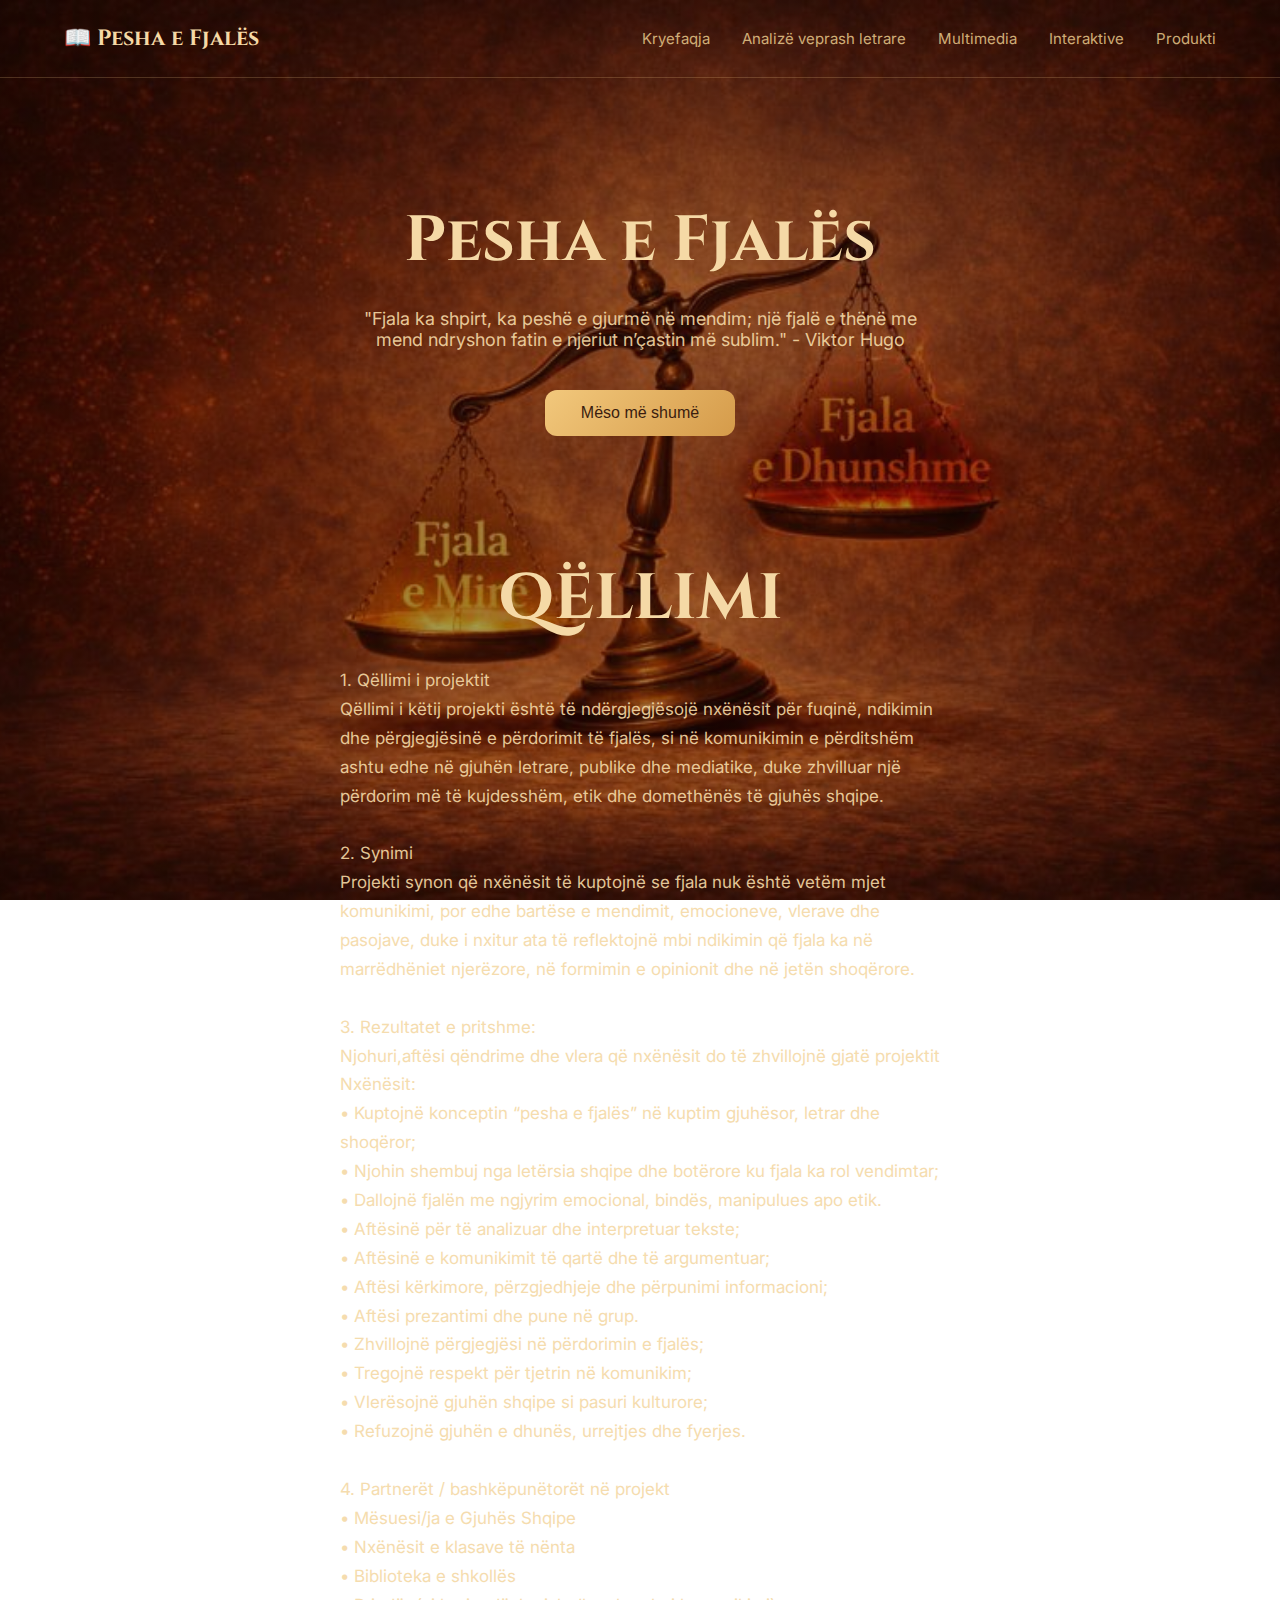
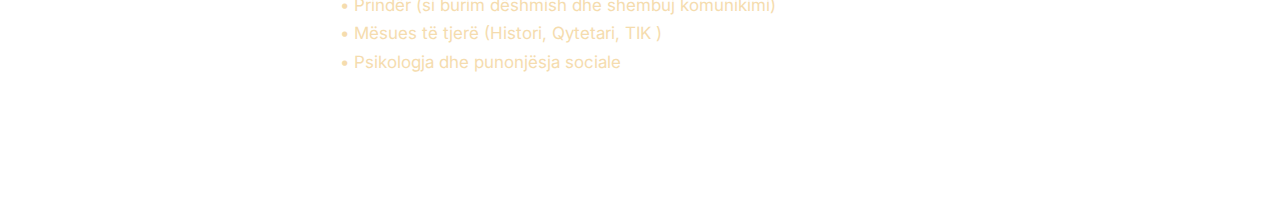
<file: index.html>
<!DOCTYPE html>
<html lang="sq">
<head>
<meta charset="UTF-8">
<meta name="viewport" content="width=device-width, initial-scale=1.0">
<title>Pesha e Fjalës</title>
<link href="https://fonts.googleapis.com/css2?family=Cinzel:wght@500;700&family=Inter:wght@300;400;500&display=swap" rel="stylesheet">
<link rel="stylesheet" href="style.css">
</head>
<body>
<header>
<div class="logo">📖 Pesha e Fjalës</div>
<nav>
    <a href="index.html">Kryefaqja</a>
    <a href="alv.html">Analizë veprash letrare</a>
    <a href="rstk.html">Multimedia</a>
    <a href="rstk.html">Interaktive</a>
    <a href="njtprgj.html">Produkti</a>
</nav>
</header>
<section class="hero">
<h1>Pesha e Fjalës</h1>
<p>"Fjala ka shpirt, ka peshë e gjurmë në mendim;
një fjalë e thënë me mend ndryshon fatin e njeriut n’çastin më sublim." - Viktor Hugo</p>
<button>Mëso më shumë</button>
<br>
<br>
<br><br><br><br>
<h1>QËLLIMI</h1>
    <div class="container">
        <p>1. Qëllimi i projektit
        <br>
        Qëllimi i këtij projekti është të ndërgjegjësojë nxënësit për fuqinë, ndikimin dhe përgjegjësinë e përdorimit të fjalës, si në komunikimin e përditshëm ashtu edhe në gjuhën letrare, publike dhe mediatike, duke zhvilluar një përdorim më të kujdesshëm, etik dhe domethënës të gjuhës shqipe.
        <br><br>
        2. Synimi
        <br>

        Projekti synon që nxënësit të kuptojnë se fjala nuk është vetëm mjet komunikimi, por edhe bartëse e mendimit, emocioneve, vlerave dhe pasojave, duke i nxitur ata të reflektojnë mbi ndikimin që fjala ka në marrëdhëniet njerëzore, në formimin e opinionit dhe në jetën shoqërore.
        <br><br>
        3. Rezultatet e pritshme:
        <br>
        Njohuri,aftësi qëndrime dhe vlera që nxënësit do të zhvillojnë gjatë projektit
        Nxënësit:
        <br>
            •	Kuptojnë konceptin “pesha e fjalës” në kuptim gjuhësor, letrar dhe shoqëror;
            <br>•	Njohin shembuj nga letërsia shqipe dhe botërore ku fjala ka rol vendimtar;
            <br>•	Dallojnë fjalën me ngjyrim emocional, bindës, manipulues apo etik.
            <br>•	Aftësinë për të analizuar dhe interpretuar tekste;
            <br>•	Aftësinë e komunikimit të qartë dhe të argumentuar;
            <br>•	Aftësi kërkimore, përzgjedhjeje dhe përpunimi informacioni;
            <br>•	Aftësi prezantimi dhe pune në grup.
            <br>•	Zhvillojnë përgjegjësi në përdorimin e fjalës;
            <br>•	Tregojnë respekt për tjetrin në komunikim;
            <br>•	Vlerësojnë gjuhën shqipe si pasuri kulturore;
            <br>•	Refuzojnë gjuhën e dhunës, urrejtjes dhe fyerjes.
        <br><br>
        4. Partnerët / bashkëpunëtorët në projekt
            <br>•	Mësuesi/ja e Gjuhës Shqipe
            <br>•	Nxënësit e klasave të nënta
            <br>•	Biblioteka e shkollës
            <br>•	Prindër (si burim dëshmish dhe shembuj komunikimi)
            <br>•	Mësues të tjerë (Histori, Qytetari, TIK )
            <br>•	Psikologja dhe punonjësja sociale</p>
    </div>
</section>
</body>
</html>
</file>
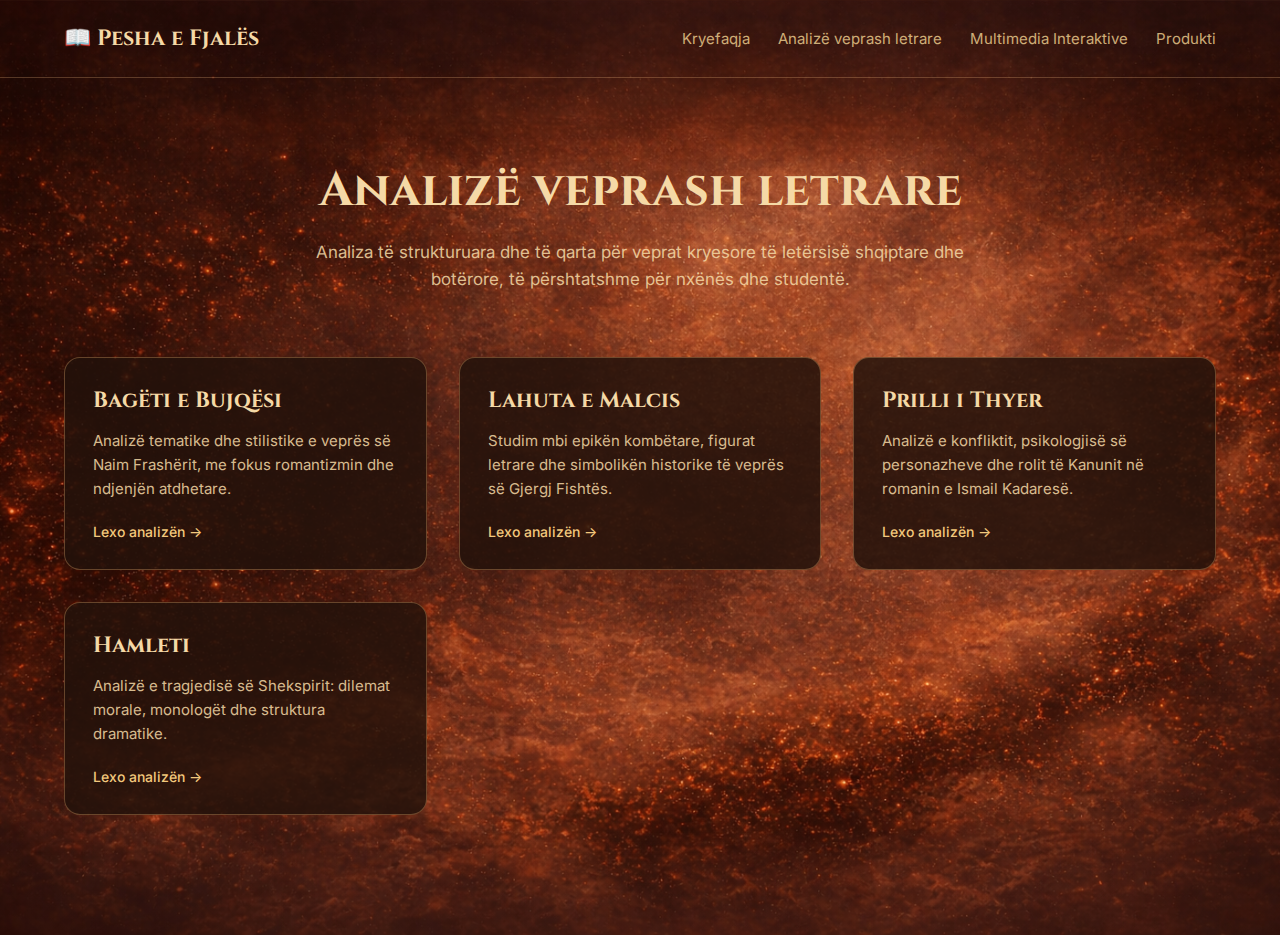
<file: alv.html>
<!DOCTYPE html>
<html lang="sq">
<head>
  <meta charset="UTF-8" />
  <meta name="viewport" content="width=device-width, initial-scale=1.0" />
  <title>Pesha e Fjalës – Analizë veprash letrare</title>

  <!-- Fonts -->
  <link href="https://fonts.googleapis.com/css2?family=Cinzel:wght@500;700&family=Inter:wght@300;400;500&display=swap" rel="stylesheet">

  <style>
    * {
      margin: 0;
      padding: 0;
      box-sizing: border-box;
    }

    body {
      font-family: Inter, sans-serif;
      color: #f5d9a6;
      background:
        linear-gradient(rgba(15, 8, 4, 0), rgba(15, 8, 4, 0)),
        url("f68c2e07-cc6e-422e-9165-ca439879471c.png");
      background-size: cover;
      background-position: center;
      min-height: 100vh;
    }

    /* ===== NAVBAR ===== */
    header {
      display: flex;
      justify-content: space-between;
      align-items: center;
      padding: 24px 64px;
      border-bottom: 1px solid rgba(255, 200, 140, 0.25);
    }

    .logo {
      font-family: Cinzel, serif;
      font-size: 22px;
      font-weight: 700;
      display: flex;
      align-items: center;
      gap: 10px;
    }

    nav {
      display: flex;
      gap: 28px;
    }

    nav a {
      text-decoration: none;
      color: #e8c98b;
      font-size: 15px;
      opacity: 0.85;
    }

    nav a:hover {
      opacity: 1;
    }

    /* ===== PAGE CONTENT ===== */
    .analysis-page {
      padding: 80px 64px 120px;
    }

    .analysis-header {
      max-width: 720px;
      margin: 0 auto 64px;
      text-align: center;
    }

    .analysis-header h1 {
      font-family: Cinzel, serif;
      font-size: 48px;
      margin-bottom: 16px;
    }

    .analysis-header p {
      font-size: 17px;
      line-height: 1.6;
      opacity: 0.85;
    }

    /* ===== GRID ===== */
    .analysis-grid {
      display: grid;
      grid-template-columns: repeat(auto-fit, minmax(280px, 1fr));
      gap: 32px;
      max-width: 1200px;
      margin: 0 auto;
    }

    /* ===== CARD ===== */
    .analysis-card {
      background: rgba(35, 18, 10, 0.85);
      border: 1px solid rgba(255, 190, 120, 0.3);
      border-radius: 16px;
      padding: 28px;
      transition: transform 0.25s ease, border-color 0.25s ease;
      cursor: pointer;
    }

    .analysis-card:hover {
      transform: translateY(-6px);
      border-color: rgba(255, 190, 120, 0.6);
    }

    .analysis-card h3 {
      font-family: Cinzel, serif;
      font-size: 22px;
      margin-bottom: 14px;
    }

    .analysis-card p {
      font-size: 15px;
      line-height: 1.6;
      opacity: 0.85;
      margin-bottom: 20px;
    }

    .analysis-card span {
      font-size: 14px;
      font-weight: 500;
      color: #f2c87c;
    }

    /* ===== RESPONSIVE ===== */
    @media (max-width: 768px) {
      header {
        flex-direction: column;
        gap: 16px;
      }

      .analysis-page {
        padding: 64px 24px 100px;
      }

      .analysis-header h1 {
        font-size: 40px;
      }
    }
  </style>
</head>

<body>

  <!-- NAVBAR -->
  <header>
    <div class="logo">📖 Pesha e Fjalës</div>
    <nav>
      <a href="index.html">Kryefaqja</a>
      <a href="alv.html">Analizë veprash letrare</a>
      <a href="rstk.html">Multimedia Interaktive</a>
      <a href="njtprgj.html">Produkti</a>
    </nav>
  </header>

  <!-- PAGE CONTENT -->
  <section class="analysis-page">

    <div class="analysis-header">
      <h1>Analizë veprash letrare</h1>
      <p>
        Analiza të strukturuara dhe të qarta për veprat kryesore të letërsisë
        shqiptare dhe botërore, të përshtatshme për nxënës dhe studentë.
      </p>
    </div>

    <div class="analysis-grid">

      <div class="analysis-card">
        <h3>Bagëti e Bujqësi</h3>
        <p>
          Analizë tematike dhe stilistike e veprës së Naim Frashërit, me fokus
          romantizmin dhe ndjenjën atdhetare.
        </p>
        <span>Lexo analizën →</span>
      </div>

      <div class="analysis-card">
        <h3>Lahuta e Malcis</h3>
        <p>
          Studim mbi epikën kombëtare, figurat letrare dhe simbolikën historike
          të veprës së Gjergj Fishtës.
        </p>
        <span>Lexo analizën →</span>
      </div>

      <div class="analysis-card">
        <h3>Prilli i Thyer</h3>
        <p>
          Analizë e konfliktit, psikologjisë së personazheve dhe rolit të Kanunit
          në romanin e Ismail Kadaresë.
        </p>
        <span>Lexo analizën →</span>
      </div>

      <div class="analysis-card">
        <h3>Hamleti</h3>
        <p>
          Analizë e tragjedisë së Shekspirit: dilemat morale, monologët dhe
          struktura dramatike.
        </p>
        <span>Lexo analizën →</span>
      </div>

    </div>
  </section>

</body>
</html>
</file>
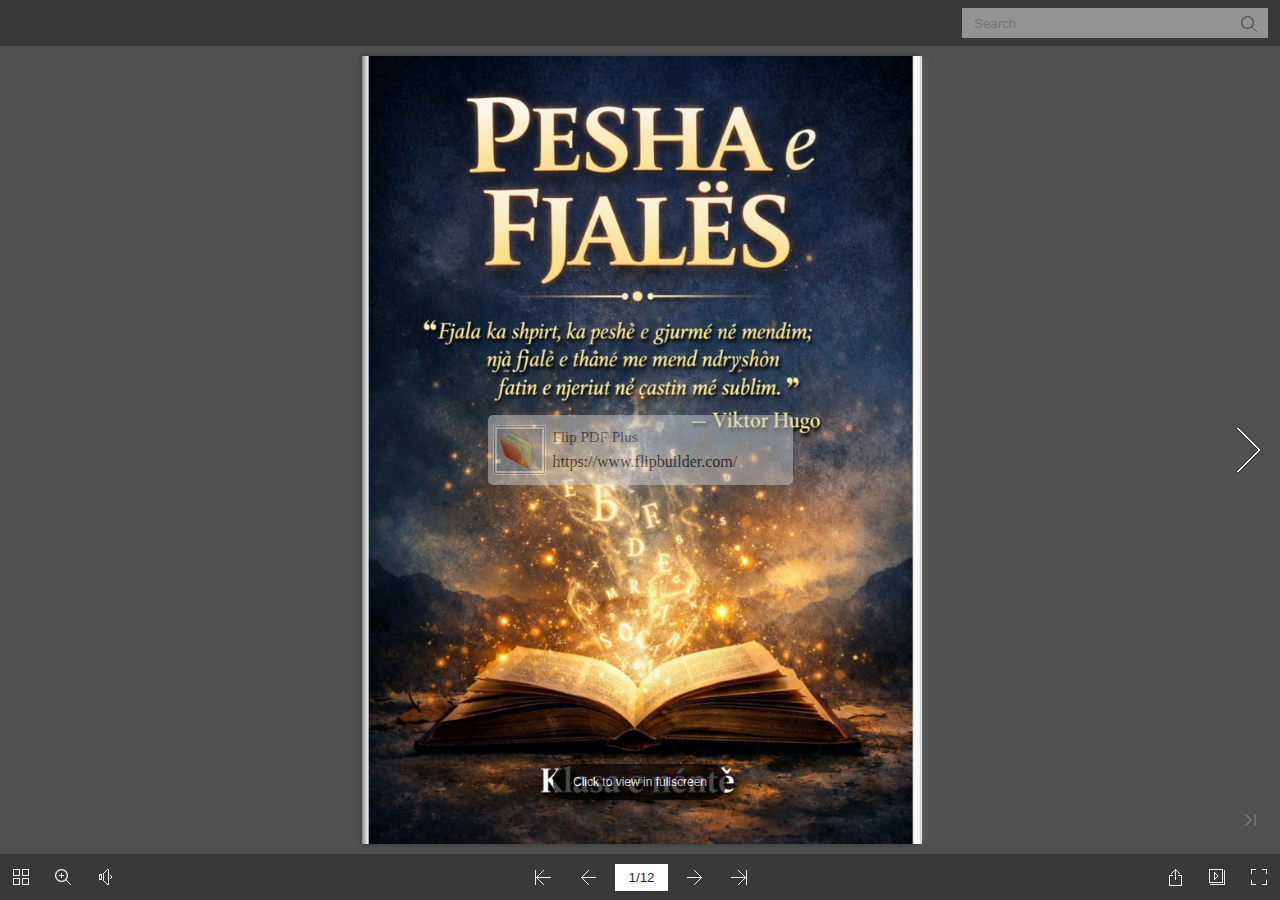
<file: flipbook.html>
<!DOCTYPE HTML>
<html xmlns="http://www.w3.org/1999/xhtml">

<head>
	<title>untitled design (3)</title>
	<meta http-equiv="X-UA-Compatible" content="IE=Edge">
	<meta http-equiv="Content-Type" content="text/html; charset=utf-8" />
	<meta name="viewport" content="width=device-width, initial-scale=1.0, minimum-scale=1.0, maximum-scale=1.0, user-scalable=no">
	<meta name="apple-mobile-web-app-capable" content="yes" />
	<meta name="monitor-signature" content="monitor:player:html5">
	<meta name="keywords" content="" />
	<meta name="og:image" content="files/shot.png" />
	<meta property="og:image" content="files/shot.png" />
	<meta property="og:title" content="untitled design (3)" />
	<meta property="og:description" content="" />
	<meta name="Description" content="">
	<link rel="image_src" href="files/shot.png" />
	<meta name="Generator" content="FlipPDFPlus for win v7.3.27 at https://www.flipbuilder.com" />
	<link rel="shortcut icon" href="files/extfile/htmlIcon.png" />
	
	
	<style>
		html {width: 100%;height: 100%;left: 0;top: 0;margin: 0;padding: 0;position: fixed;}
		body {width: 100%;height: 100%;left: 0;top: 0;margin: 0;padding: 0;position: fixed;}
	</style>
</head>

<body>
  
	<div id="tmpLoading" style="width: 100%; height: 100%; position: absolute; z-index: -2;background:#323232;"></div>
	<script src="javascript/config.js"></script>
	<script src="javascript/LoadingJS.js"></script>
  <link rel="stylesheet" href="style/style.css">
  <script type="text/javascript" src="javascript/deString.js"></script>
  <script type="text/javascript" src="javascript/jquery-3.5.1.min.js"></script>
  <script type="text/javascript" src="javascript/book.min.js"></script>
  <script type="text/javascript" src="javascript/pageItems.min.js"></script>
  <script type="text/javascript" src="javascript/main.min.js"></script>

  
  
  
  
	<script type="text/javascript" src="javascript/editor.js"></script>
  <!-- <script type="text/javascript" src="javascript/BookPreview.js"></script> -->
	<script type="text/javascript" src="files/search/book_config.js"></script>
	<script type="text/javascript">var sendvisitinfo = function (type, page) { };</script>
  <script type="text/javascript">
		window.readerConfigLoaded = true;
	</script>
	
	
	
	
  <noscript><div><hr/><ul><li><a href="files/basic-html/page1.html">Pages</a></li></ul><hr style="width:80%"/></div></noscript>
      
</body>

</html>
</file>
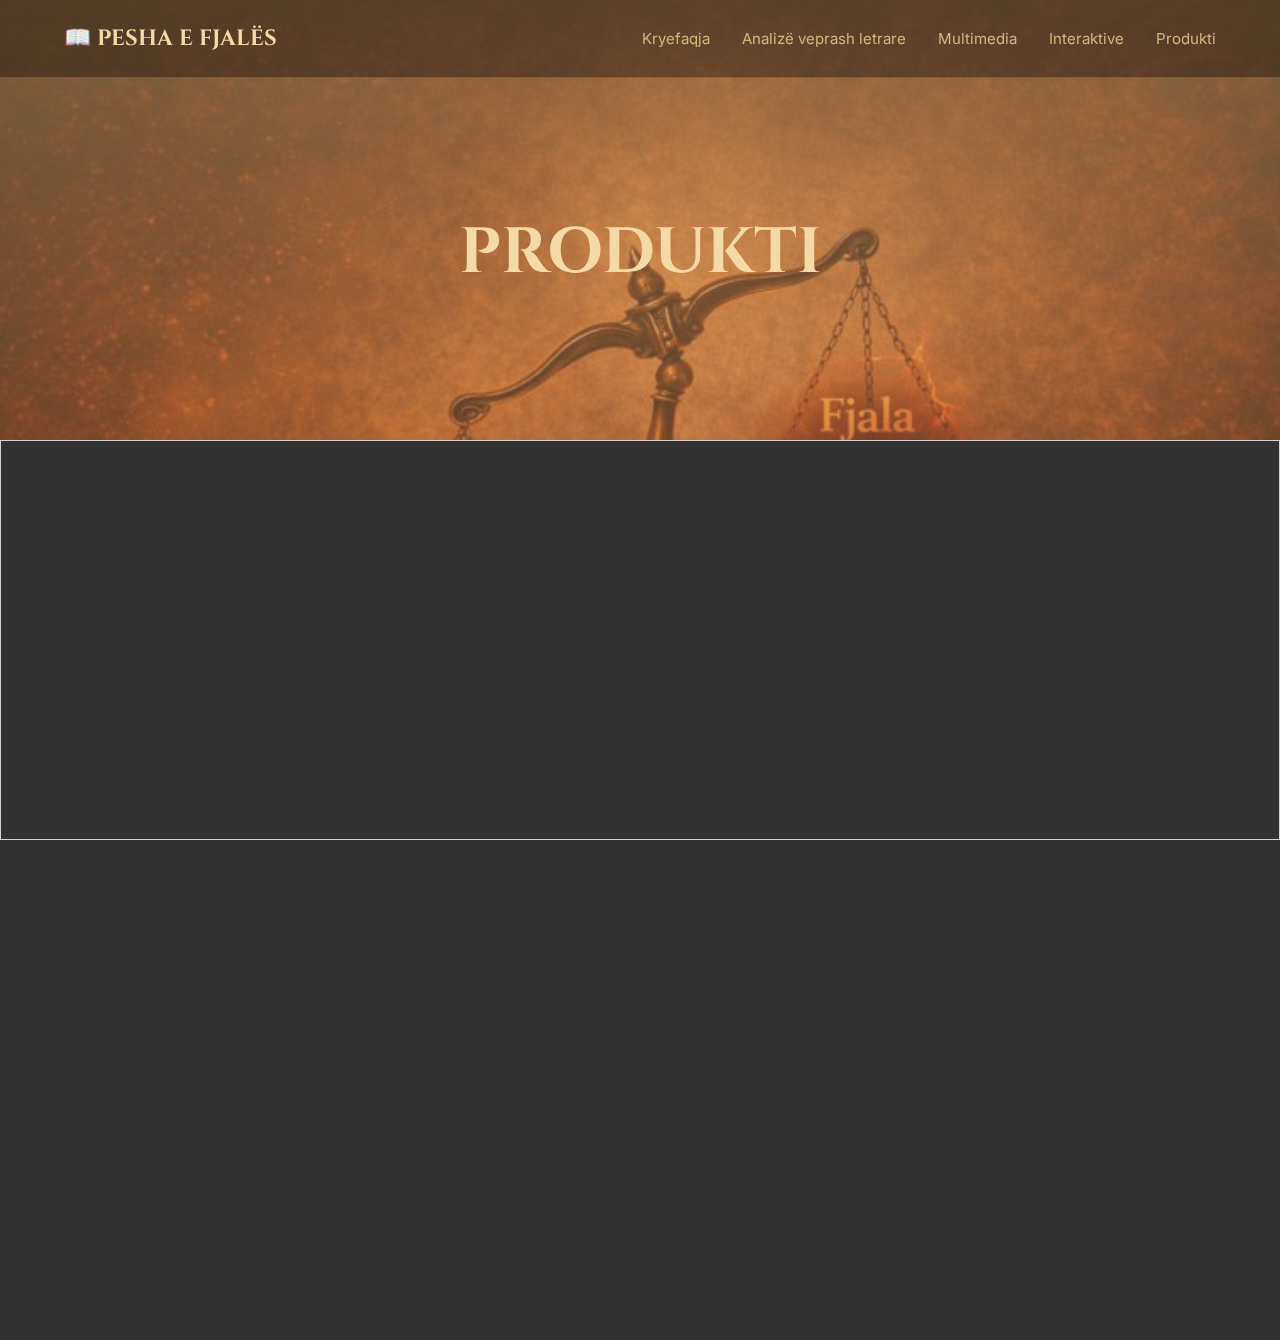
<file: njtprgj.html>
<!DOCTYPE html>
<html lang="sq">
<head>
  <meta charset="UTF-8" />
  <meta name="viewport" content="width=device-width, initial-scale=1.0" />
  <title>Pesha e Fjalës</title>

  <link href="https://fonts.googleapis.com/css2?family=Cinzel:wght@500;700&family=Inter:wght@300;400;500&display=swap" rel="stylesheet">
  <link rel="stylesheet" href="njtprgj.css">

  <meta http-equiv="X-UA-Compatible" content="IE=Edge">
	<meta http-equiv="Content-Type" content="text/html; charset=utf-8" />
	<meta name="viewport" content="width=device-width, initial-scale=1.0, minimum-scale=1.0, maximum-scale=1.0, user-scalable=no">
	<meta name="apple-mobile-web-app-capable" content="yes" />
	<meta name="monitor-signature" content="monitor:player:html5">
	<meta name="keywords" content="" />
	<meta name="og:image" content="files/shot.png" />
	<meta property="og:image" content="files/shot.png" />
	<meta property="og:title" content="untitled design_20260120_224100_0000" />
	<meta property="og:description" content="" />
	<meta name="Description" content="">
	<link rel="image_src" href="files/shot.png" />
	<meta name="Generator" content="FlipPDFPlus for win v7.5.9 at https://www.flipbuilder.com" />
	<link rel="shortcut icon" href="files/extfile/htmlIcon.png" />
</head>
<body>
<style>
  *{margin:0;padding:0;box-sizing:border-box}

body{
  font-family:Inter,sans-serif;
  color:#f5d9a6;
  background:
    linear-gradient(rgba(188, 157, 101, 0.578), rgba(172, 133, 78, 0.244)),
    url("Jan\ 17\,\ 2026\,\ 09_43_19\ PM.png");
  background-size:cover;
  background-position:center;
  background-repeat:no-repeat;
  min-height:100vh;
  padding-top: 90px; /* ADDED */
}

header{
  display:flex;
  align-items:center;
  justify-content:space-between;
  padding:24px 64px;
  border-bottom:1px solid rgba(255,215,150,.2);

  position: fixed; /* ADDED */
  top: 0;           /* ADDED */
  left: 0;          /* ADDED */
  width: 100%;      /* ADDED */
  z-index: 999;     /* ADDED */
  background: rgba(0,0,0,0.35); /* optional */
}

.logo{
  display:flex;
  align-items:center;
  gap:12px;
  font-family:Cinzel,serif;
  font-size:22px;
  font-weight:700
}

nav{
  display:flex;
  gap:32px;
  font-size:15px
}

nav a{
  text-decoration:none;
  color:#e8c98b;
  opacity:.85
}
nav a:hover{opacity:1}

.hero{
  display:flex;
  flex-direction:column;
  align-items:center;
  justify-content:center;
  text-align:center;
  padding:120px 24px;
}

</style>

<header>
  <div class="logo">📖 PESHA E FJALËS</div>
  <nav>
    <a href="index.html">Kryefaqja</a>
    <a href="alv.html">Analizë veprash letrare</a>
    <a href="rstk.html">Multimedia</a>
    <a href="rstkinter.html">Interaktive</a>
    <a href="njtprgj.html">Produkti</a>
  </nav>
</header>

<section class="hero">
  <div class="hero-text">
    <h1>PRODUKTI</h1>
  </div>

  
</section>

<div id="tmpLoading" style="width: 100%; height: 100%; position: absolute; z-index: -2;background:#323232;"></div>
	

  <iframe allowfullscreen="allowfullscreen" allow="clipboard-write" scrolling="no" class="fp-iframe" src="https://heyzine.com/flip-book/a495fb0830.html" style="border: 1px solid lightgray; width: 100%; height: 400px;"></iframe>
<script>
  function openFullScreen(){
    const frame = document.querySelector('.pdf-frame embed');
    if(frame.requestFullscreen){
      frame.requestFullscreen();
    }
  }

  function reloadPDF(){
    const frame = document.querySelector('.pdf-frame embed');
    frame.src = frame.src;
  }
</script>

</body>
</html>
</file>
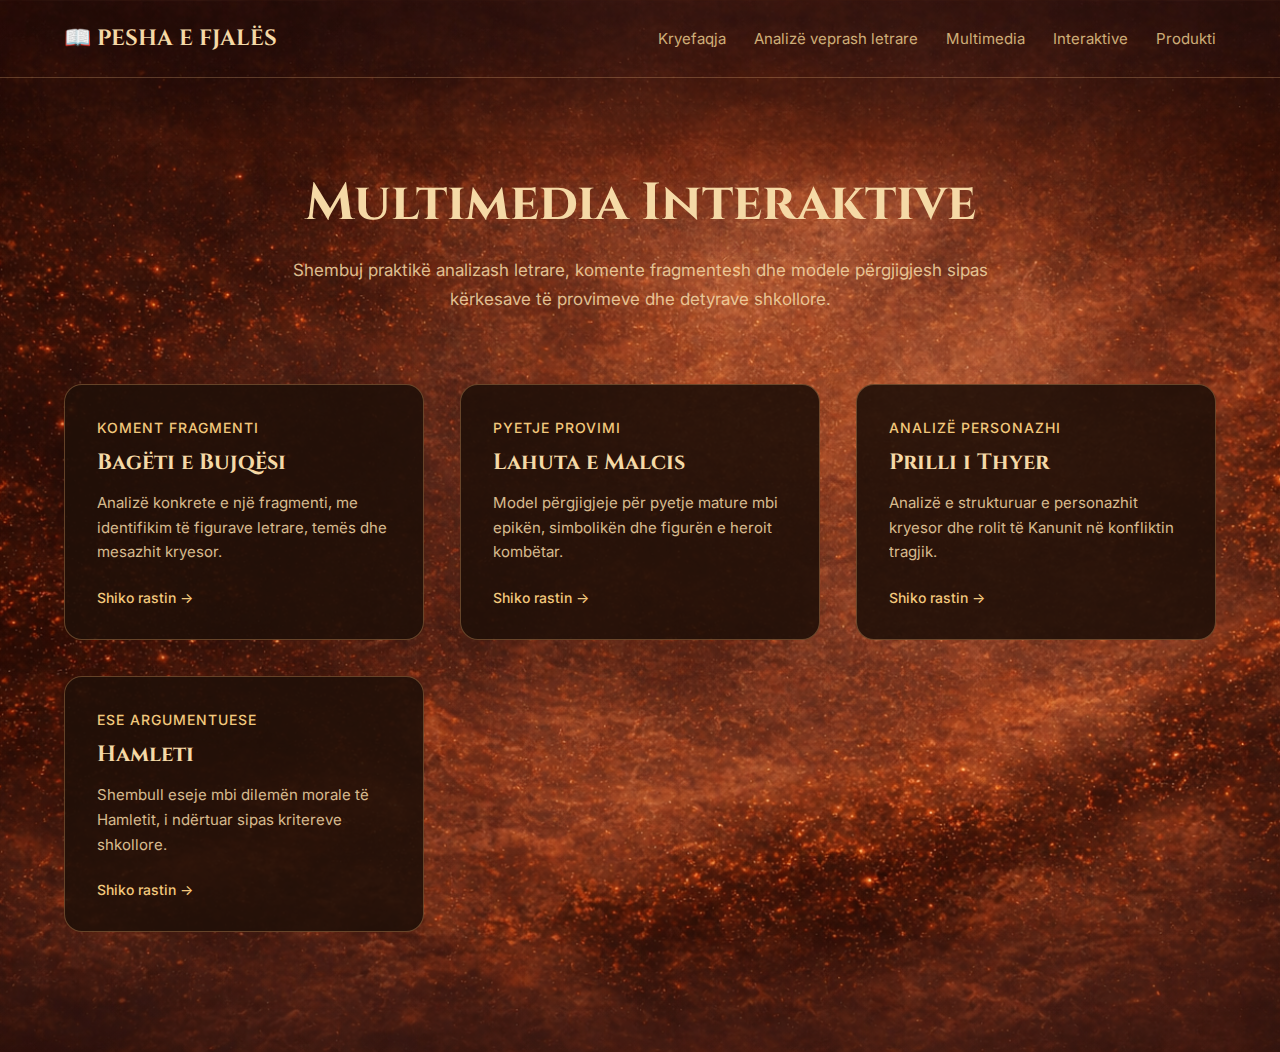
<file: rstk.html>
<!DOCTYPE html>
<html lang="sq">
<head>
  <meta charset="UTF-8" />
  <meta name="viewport" content="width=device-width, initial-scale=1.0" />
  <title>Pesha e Fjalës – Raste konkrete</title>

  <!-- Fonts -->
  <link href="https://fonts.googleapis.com/css2?family=Cinzel:wght@500;700&family=Inter:wght@300;400;500&display=swap" rel="stylesheet">

  <style>
    * {
      margin: 0;
      padding: 0;
      box-sizing: border-box;
    }

    body {
      font-family: Inter, sans-serif;
      color: #f5d9a6;
      background:
        linear-gradient(rgba(15, 8, 4, 0), rgba(15, 8, 4, 0)),
        url("f68c2e07-cc6e-422e-9165-ca439879471c.png");
      background-size: cover;
      background-position: center;
      min-height: 100vh;
    }

    /* ===== NAVBAR ===== */
    header {
      display: flex;
      justify-content: space-between;
      align-items: center;
      padding: 24px 64px;
      border-bottom: 1px solid rgba(255, 200, 140, 0.25);
    }

    .logo {
      font-family: Cinzel, serif;
      font-size: 22px;
      font-weight: 700;
      display: flex;
      align-items: center;
      gap: 10px;
    }

    nav {
      display: flex;
      gap: 28px;
    }

    nav a {
      text-decoration: none;
      color: #e8c98b;
      font-size: 15px;
      opacity: 0.85;
    }

    nav a:hover {
      opacity: 1;
    }

    /* ===== PAGE ===== */
    .cases-page {
      padding: 90px 64px 120px;
    }

    .cases-header {
      max-width: 760px;
      margin: 0 auto 70px;
      text-align: center;
    }

    .cases-header h1 {
      font-family: Cinzel, serif;
      font-size: 52px;
      margin-bottom: 18px;
    }

    .cases-header p {
      font-size: 17px;
      line-height: 1.7;
      opacity: 0.85;
    }

    /* ===== GRID ===== */
    .cases-grid {
      display: grid;
      grid-template-columns: repeat(auto-fit, minmax(300px, 1fr));
      gap: 36px;
      max-width: 1200px;
      margin: 0 auto;
    }

    /* ===== CARD ===== */
    .case-card {
      background: rgba(32, 16, 8, 0.9);
      border: 1px solid rgba(255, 190, 120, 0.3);
      border-radius: 18px;
      padding: 32px;
      transition: transform 0.25s ease, border-color 0.25s ease;
    }

    .case-card:hover {
      transform: translateY(-6px);
      border-color: rgba(255, 190, 120, 0.6);
    }

    .case-tag {
      font-size: 12px;
      letter-spacing: 1px;
      text-transform: uppercase;
      color: #f2c87c;
      margin-bottom: 12px;
      display: inline-block;
    }

    .case-card h3 {
      font-family: Cinzel, serif;
      font-size: 22px;
      margin-bottom: 14px;
    }

    .case-card p {
      font-size: 15px;
      line-height: 1.65;
      opacity: 0.85;
      margin-bottom: 22px;
    }

    .case-card span {
      font-size: 14px;
      font-weight: 500;
      color: #f2c87c;
    }

    /* ===== RESPONSIVE ===== */
    @media (max-width: 768px) {
      header {
        flex-direction: column;
        gap: 16px;
      }

      .cases-page {
        padding: 64px 24px 100px;
      }

      .cases-header h1 {
        font-size: 42px;
      }
    }
  </style>
</head>

<body>

  <!-- NAVBAR -->
  <header>
    <div class="logo">📖 PESHA E FJALËS</div>
    <nav>
    <a href="index.html">Kryefaqja</a>
    <a href="alv.html">Analizë veprash letrare</a>
    <a href="rstk.html">Multimedia</a>
    <a href="rstk.html">Interaktive</a>
    <a href="njtprgj.html">Produkti</a>
    </nav>
  </header>

  <!-- PAGE CONTENT -->
  <section class="cases-page">

    <div class="cases-header">
      <h1>Multimedia Interaktive</h1>
      <p>
        Shembuj praktikë analizash letrare, komente fragmentesh dhe modele
        përgjigjesh sipas kërkesave të provimeve dhe detyrave shkollore.
      </p>
    </div>

    <div class="cases-grid">

      <div class="case-card">
        <span class="case-tag">Koment fragmenti</span>
        <h3>Bagëti e Bujqësi</h3>
        <p>
          Analizë konkrete e një fragmenti, me identifikim të figurave letrare,
          temës dhe mesazhit kryesor.
        </p>
        <span>Shiko rastin →</span>
      </div>

      <div class="case-card">
        <span class="case-tag">Pyetje provimi</span>
        <h3>Lahuta e Malcis</h3>
        <p>
          Model përgjigjeje për pyetje mature mbi epikën, simbolikën dhe figurën
          e heroit kombëtar.
        </p>
        <span>Shiko rastin →</span>
      </div>

      <div class="case-card">
        <span class="case-tag">Analizë personazhi</span>
        <h3>Prilli i Thyer</h3>
        <p>
          Analizë e strukturuar e personazhit kryesor dhe rolit të Kanunit në
          konfliktin tragjik.
        </p>
        <span>Shiko rastin →</span>
      </div>

      <div class="case-card">
        <span class="case-tag">Ese argumentuese</span>
        <h3>Hamleti</h3>
        <p>
          Shembull eseje mbi dilemën morale të Hamletit, i ndërtuar sipas
          kritereve shkollore.
        </p>
        <span>Shiko rastin →</span>
      </div>

    </div>
  </section>

</body>
</html>
</file>
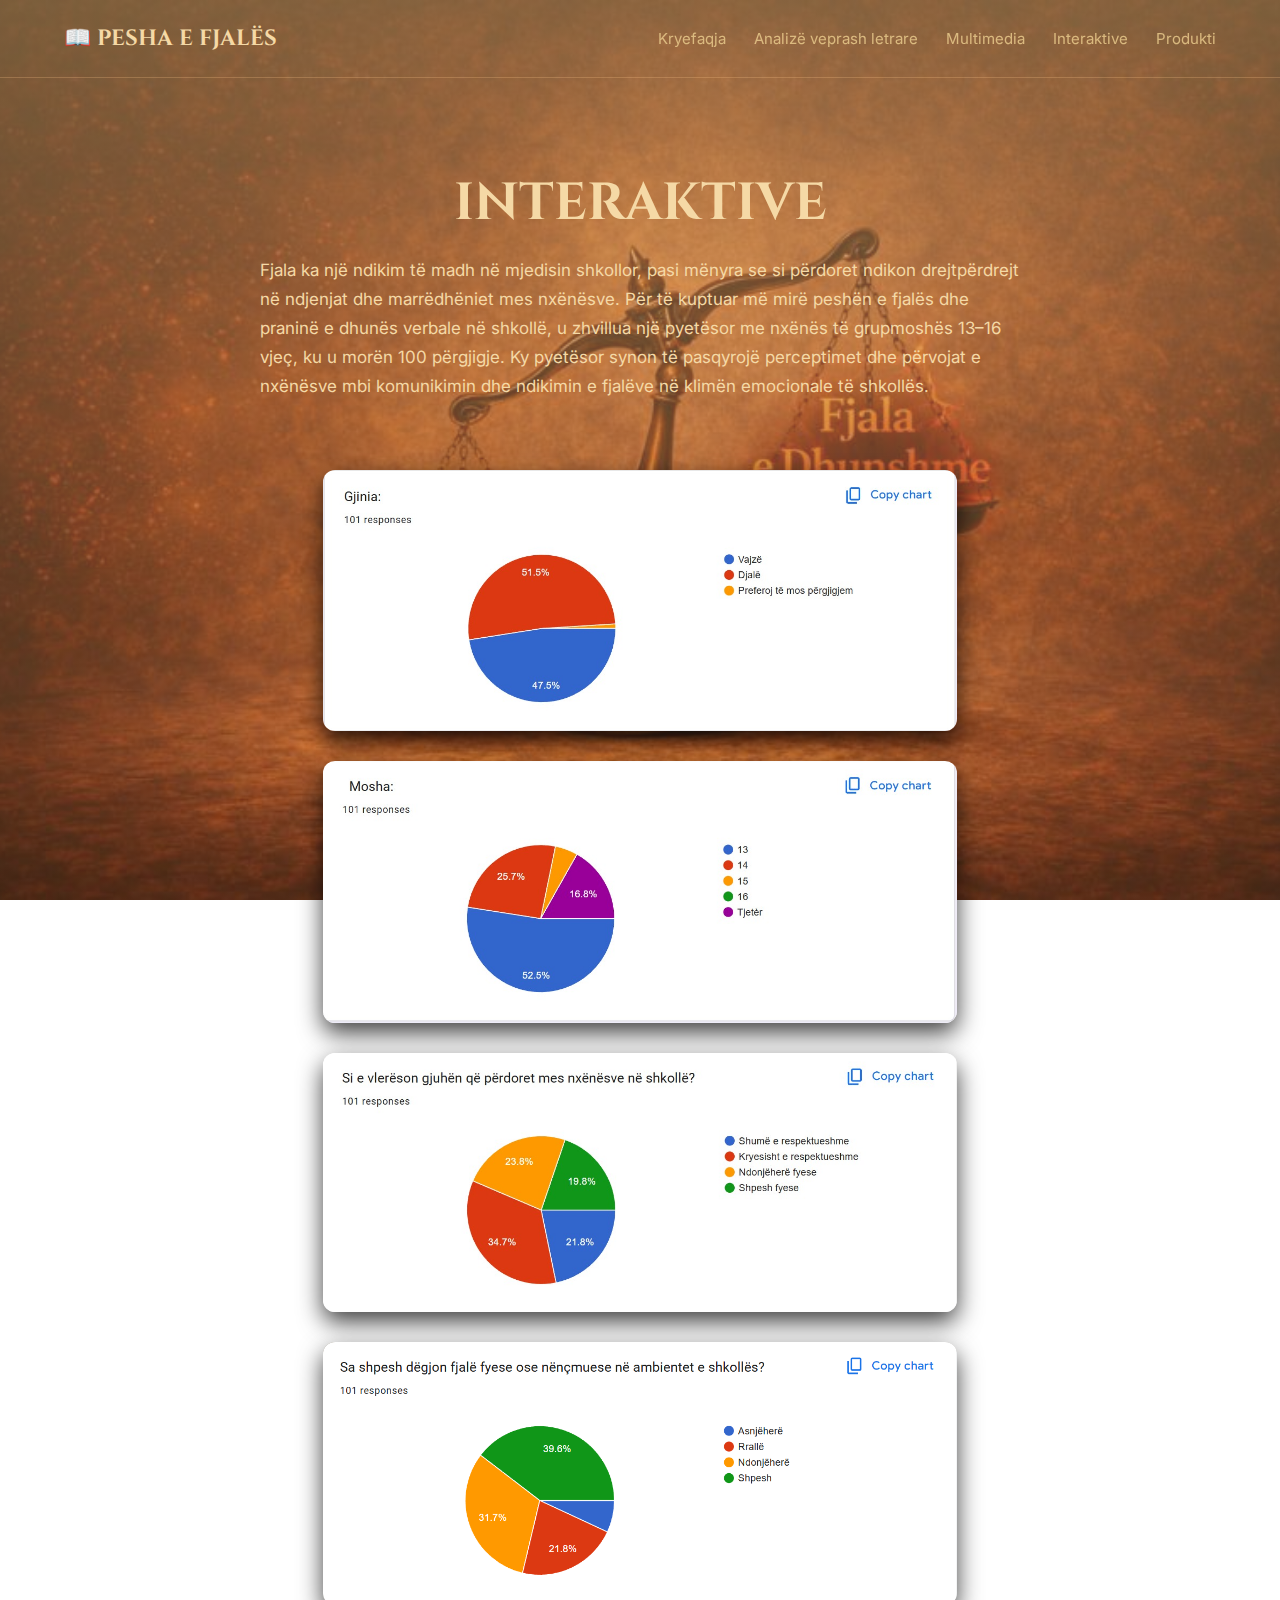
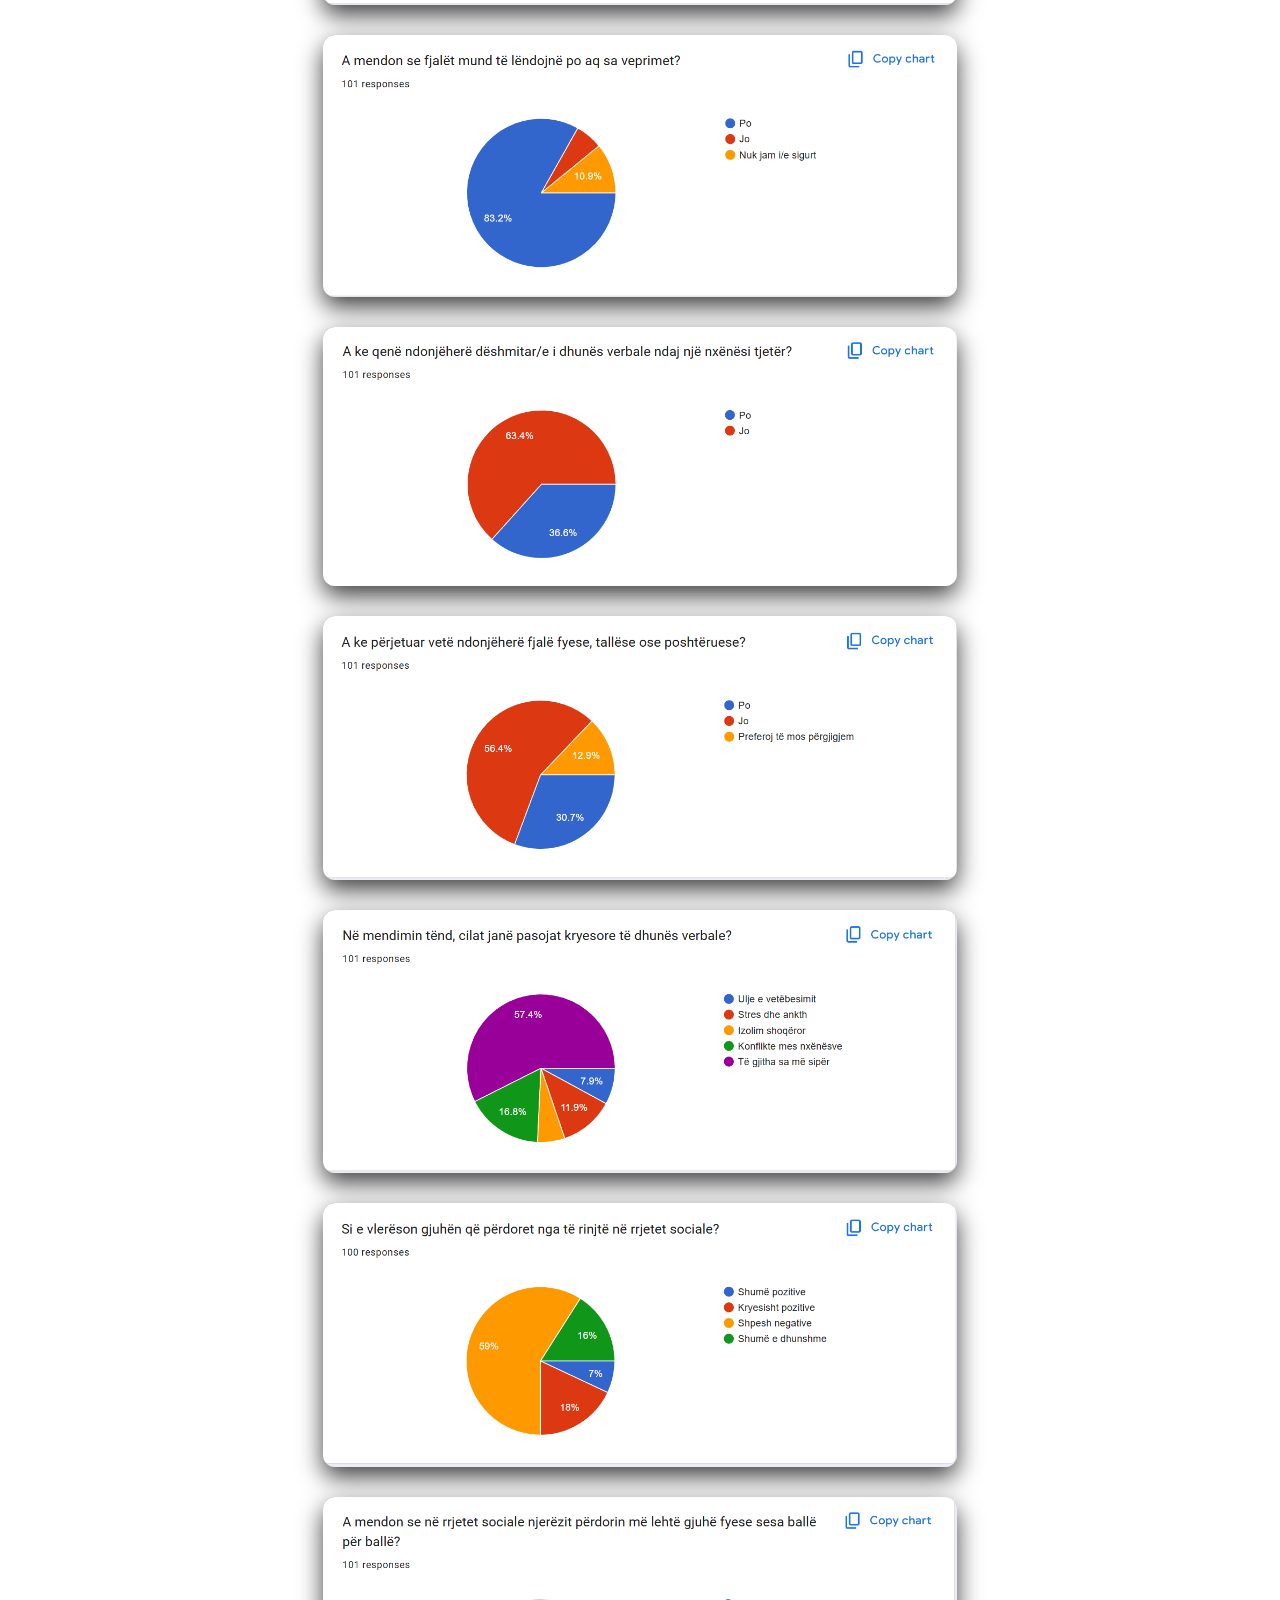
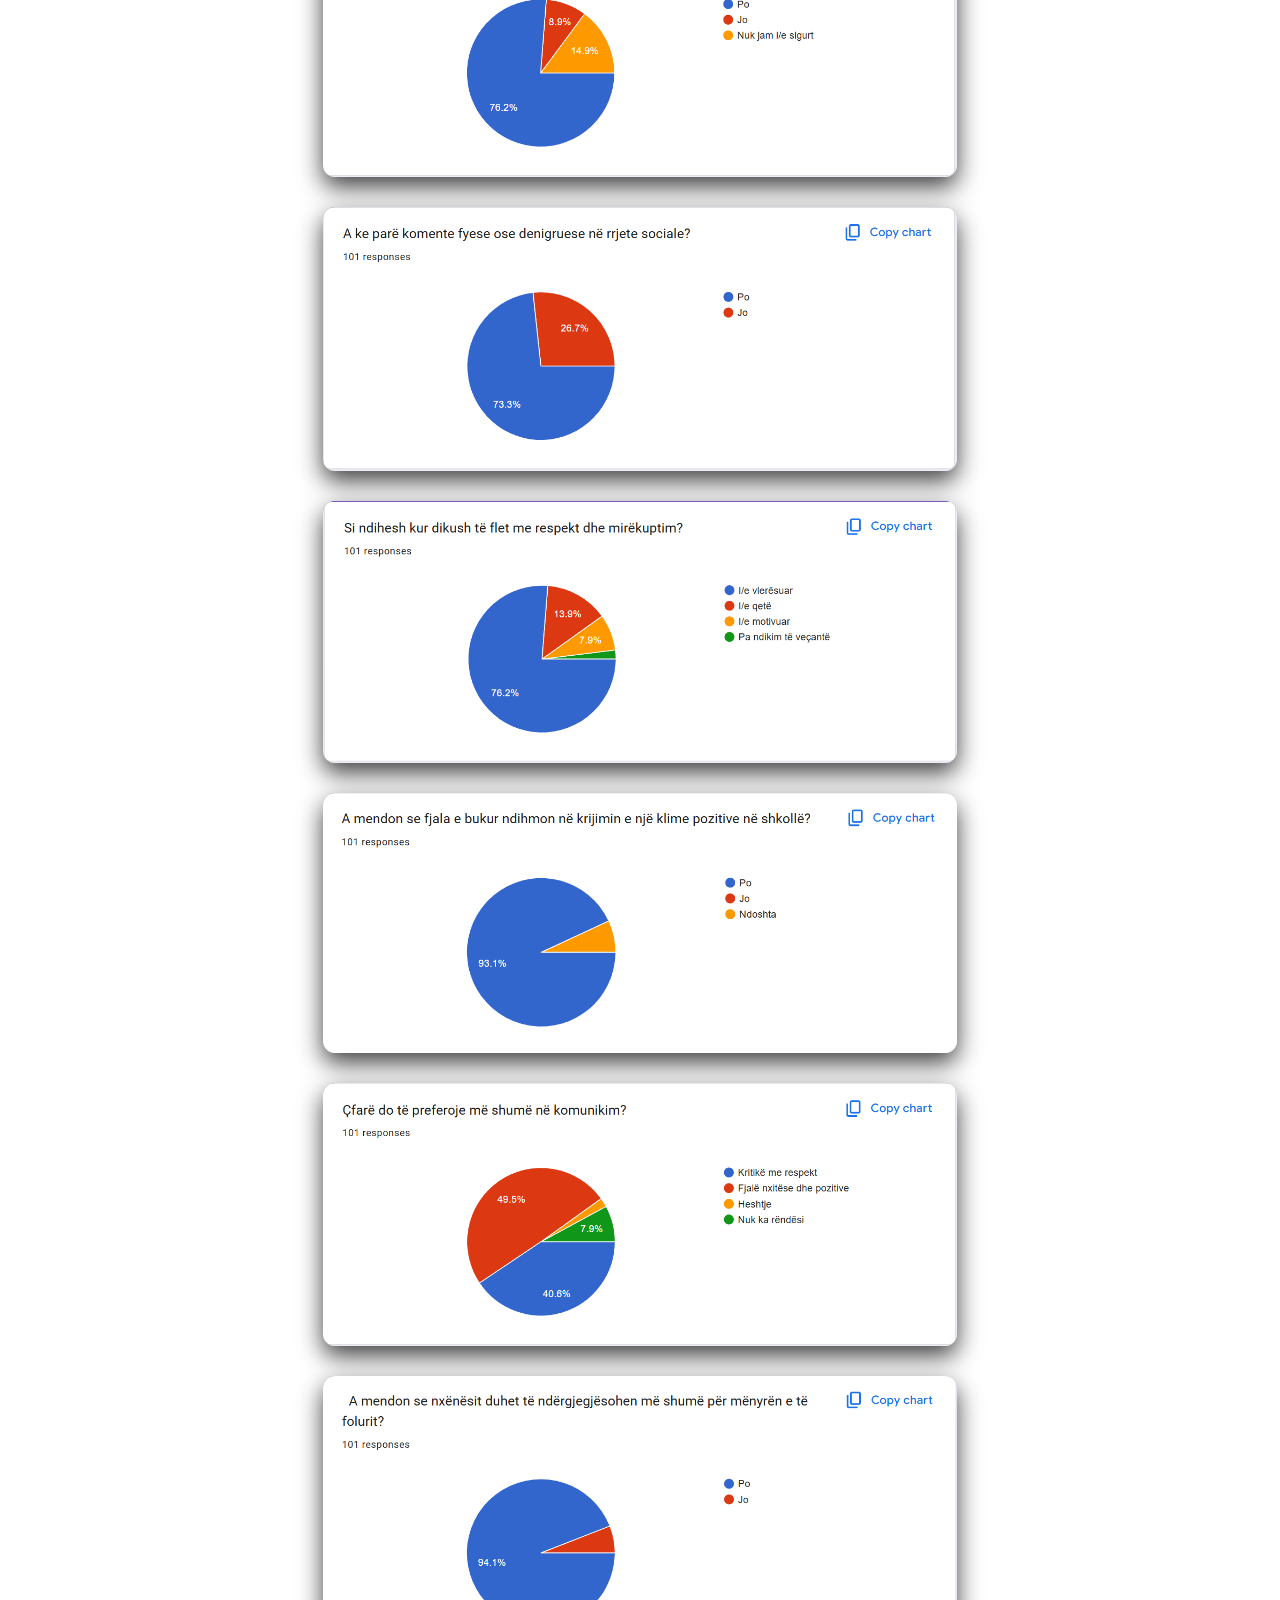
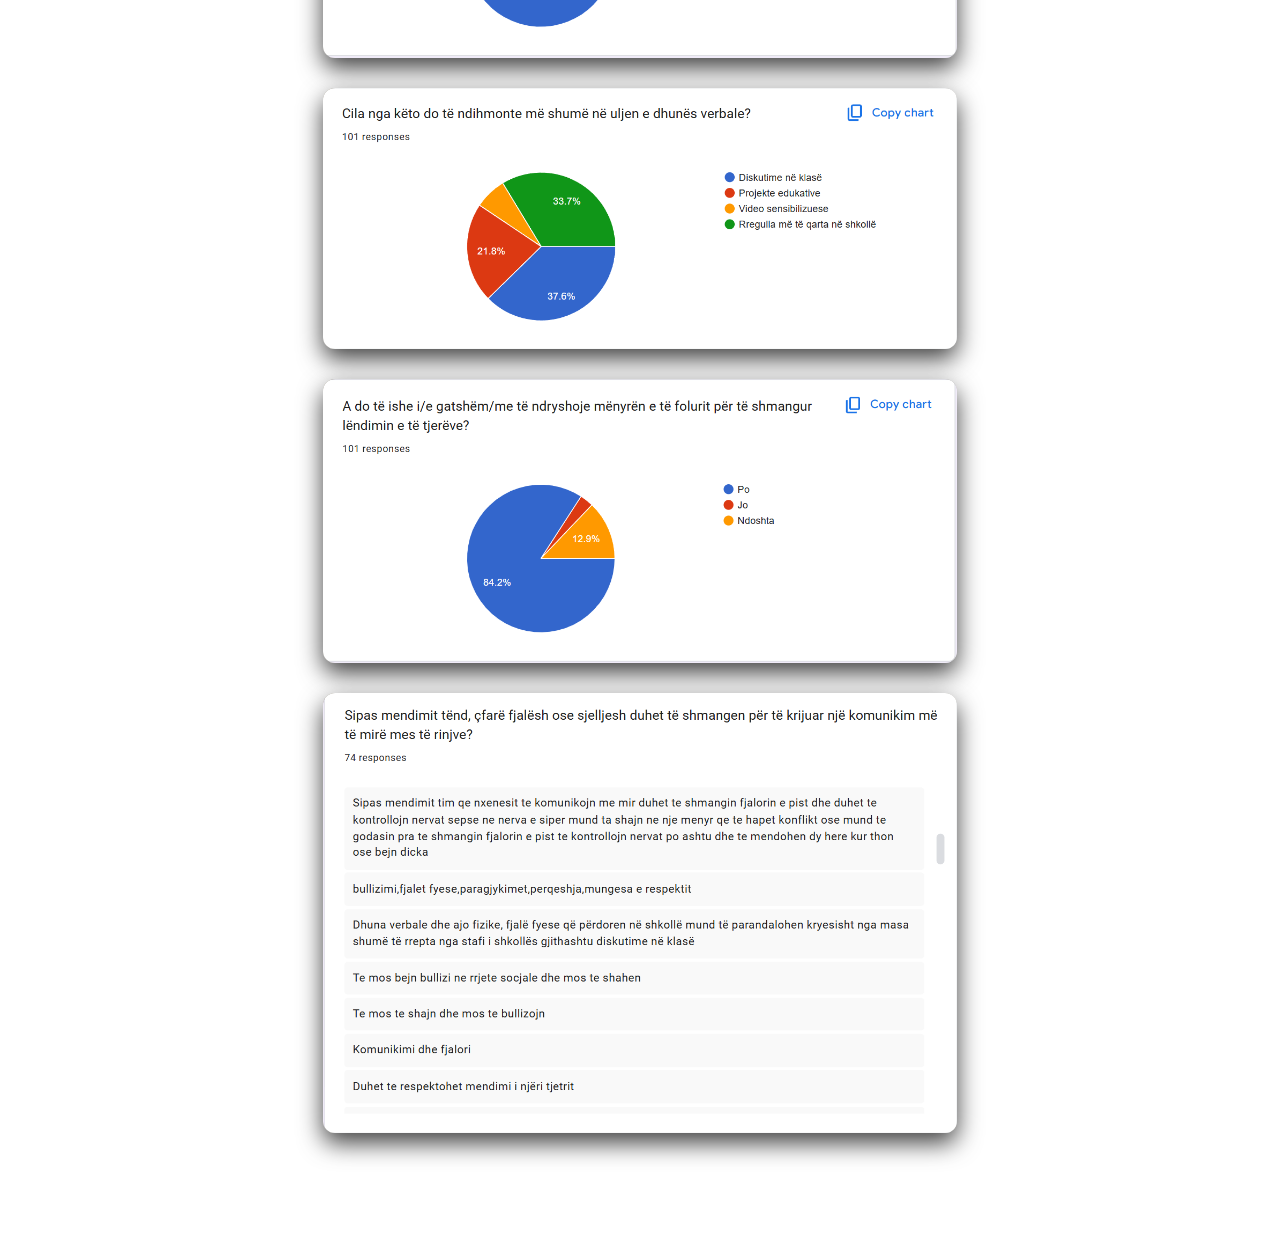
<file: rstkinter.html>
<!DOCTYPE html>
<html lang="sq">
<head>
  <meta charset="UTF-8" />
  <meta name="viewport" content="width=device-width, initial-scale=1.0" />
  <title>Pesha e Fjalës – Raste konkrete</title>

  <!-- Fonts -->
  <link href="https://fonts.googleapis.com/css2?family=Cinzel:wght@500;700&family=Inter:wght@300;400;500&display=swap" rel="stylesheet">

  <style>
    * {
      margin: 0;
      padding: 0;
      box-sizing: border-box;
    }

    body {
        font-family: Inter, sans-serif;
        color: #f5d9a6;
        background:
            linear-gradient(rgba(188, 157, 101, 0.578), rgba(172, 133, 78, 0.244)),
            url("Jan 17, 2026, 09_43_19 PM.png");
        background-size: cover;
        background-position: center;
        background-attachment: fixed; /* ky ndryshim e mban fikse */
        background-repeat: no-repeat;
        min-height: 100vh;
    }


    /* ===== NAVBAR ===== */
    header {
      display: flex;
      justify-content: space-between;
      align-items: center;
      padding: 24px 64px;
      border-bottom: 1px solid rgba(255, 200, 140, 0.25);
    }

    .logo {
      font-family: Cinzel, serif;
      font-size: 22px;
      font-weight: 700;
      display: flex;
      align-items: center;
      gap: 10px;
    }

    nav {
      display: flex;
      gap: 28px;
    }

    nav a {
      text-decoration: none;
      color: #e8c98b;
      font-size: 15px;
      opacity: 0.85;
    }

    nav a:hover {
      opacity: 1;
    }

    /* ===== PAGE ===== */
    .cases-page {
      padding: 90px 64px 120px;
    }

    .cases-page img{
        background:linear-gradient(135deg,rgba(72, 61, 40, 0.658),rgba(11, 8, 4, 0.225));
    }

    .cases-header {
      max-width: 760px;
      margin: 0 auto 70px;
      text-align: center;
    }

    .cases-header h1 {
      font-family: Cinzel, serif;
      font-size: 52px;
      margin-bottom: 18px;
    }

    .cases-header p {
        text-align: left;
        line-height: 1.7;
        font-size: 17px;
        margin-bottom: 24px;
        }

    /* ===== GRID ===== */
    .cases-grid {
      display: grid;
      grid-template-columns: repeat(auto-fit, minmax(300px, 1fr));
      gap: 36px;
      max-width: 1200px;
      margin: 0 auto;
    }

    /* ===== CARD ===== */
    .case-card {
      background: rgba(32, 16, 8, 0.9);
      border: 1px solid rgba(255, 190, 120, 0.3);
      border-radius: 18px;
      padding: 32px;
      transition: transform 0.25s ease, border-color 0.25s ease;
    }

    .case-card:hover {
      transform: translateY(-6px);
      border-color: rgba(255, 190, 120, 0.6);
    }

    .case-tag {
      font-size: 12px;
      letter-spacing: 1px;
      text-transform: uppercase;
      color: #f2c87c;
      margin-bottom: 12px;
      display: inline-block;
    }

    .case-card h3 {
      font-family: Cinzel, serif;
      font-size: 22px;
      margin-bottom: 14px;
    }

    .case-card p {
      font-size: 15px;
      line-height: 1.65;
      opacity: 0.85;
      margin-bottom: 22px;
    }

    .case-card span {
      font-size: 14px;
      font-weight: 500;
      color: #f2c87c;
    }
    .chart-wrapper {
  display: flex;
  justify-content: center;
  align-items: center;
  margin-top: 30px;        /* e bën më të largët nga teksti */
}

.chart-wrapper img {
  width: 55%;              /* e bën më të vogël */
  max-width: 700px;        /* nuk e bën shumë të madhe në desktop */
  filter: brightness(1); /* e errëson imazhin */
  border-radius: 12px;     /* e bën më bukur */
  box-shadow: 0 10px 25px rgba(0, 0, 0, 0.749);
}


    /* ===== RESPONSIVE ===== */
    @media (max-width: 1024px) {
  .cases-page {
    padding: 70px 28px 100px;
  }
}

@media (max-width: 768px) {
  header {
    flex-direction: column;
    gap: 16px;
    align-items: flex-start;
  }

  nav {
    flex-wrap: wrap;
    gap: 12px;
  }

  .cases-page {
    padding: 60px 18px 90px;
  }

  .cases-header h1 {
    font-size: 42px;
  }
}

@media (max-width: 480px) {
  .cases-page {
    padding: 50px 14px 80px;
  }

  .cases-header h1 {
    font-size: 34px;
  }

  .cases-header p {
    font-size: 15px;
  }

  .chart-wrapper img {
    width: 90%;   /* më i vogël në telefon */
    max-width: none;
  }

  .chart-wrapper {
    margin-top: 18px;
  }
}
  </style>
</head>

<body>

  <!-- NAVBAR -->
  <header>
    <div class="logo">📖 PESHA E FJALËS</div>
    <nav>
    <a href="index.html">Kryefaqja</a>
    <a href="alv.html">Analizë veprash letrare</a>
    <a href="rstk.html">Multimedia</a>
    <a href="rstkinter.html">Interaktive</a>
    <a href="njtprgj.html">Produkti</a>
    </nav>
  </header>

  <!-- PAGE CONTENT -->
  <section class="cases-page">

    <div class="cases-header">
      <h1>INTERAKTIVE</h1>
      <p>
        Fjala ka një ndikim të madh në mjedisin shkollor, pasi mënyra se si përdoret ndikon drejtpërdrejt në ndjenjat dhe marrëdhëniet mes nxënësve. Për të kuptuar më mirë peshën e fjalës dhe praninë e dhunës verbale në shkollë, u zhvillua një pyetësor me nxënës të grupmoshës 13–16 vjeç, ku u morën 100 përgjigje. Ky pyetësor synon të pasqyrojë perceptimet dhe përvojat e nxënësve mbi komunikimin dhe ndikimin e fjalëve në klimën emocionale të shkollës.
      </p>
    </div>
    <div class="chart-wrapper">
        <img src="imazhe pyetsor/pytje1.jpg" alt="">
    </div>
    <div class="chart-wrapper">
        <img src="imazhe pyetsor/pytje2.jpeg" alt="">
    </div>
    <div class="chart-wrapper">
        <img src="imazhe pyetsor/pytje3.jpeg" alt="">
    </div>
    <div class="chart-wrapper">
        <img src="imazhe pyetsor/pytje4.png" alt="">
    </div>
    <div class="chart-wrapper">
        <img src="imazhe pyetsor/pytje5.png" alt="">
    </div>
    <div class="chart-wrapper">
        <img src="imazhe pyetsor/pytje6.png" alt="">
    </div>
    <div class="chart-wrapper">
        <img src="imazhe pyetsor/pytje7.png" alt="">
    </div>
    <div class="chart-wrapper">
        <img src="imazhe pyetsor/pytje8.png" alt="">
    </div>
    <div class="chart-wrapper">
        <img src="imazhe pyetsor/pytje9.png" alt="">
    </div>
    <div class="chart-wrapper">
        <img src="imazhe pyetsor/pytje10.png" alt="">
    </div>
    <div class="chart-wrapper">
        <img src="imazhe pyetsor/pytje11.png" alt="">
    </div>
    <div class="chart-wrapper">
        <img src="imazhe pyetsor/pytje12.png" alt="">
    </div>
    <div class="chart-wrapper">
        <img src="imazhe pyetsor/pytje13.png" alt="">
    </div>
    <div class="chart-wrapper">
        <img src="imazhe pyetsor/pytje14.png" alt="">
    </div>
    <div class="chart-wrapper">
        <img src="imazhe pyetsor/pytje15.png" alt="">
    </div>
    <div class="chart-wrapper">
        <img src="imazhe pyetsor/pytje16.png" alt="">
    </div>
    <div class="chart-wrapper">
        <img src="imazhe pyetsor/pytje17.png" alt="">
    </div>
    <div class="chart-wrapper">
        <img src="imazhe pyetsor/pytje18.png" alt="">
    </div>
  </section>

</body>
</html>
</file>
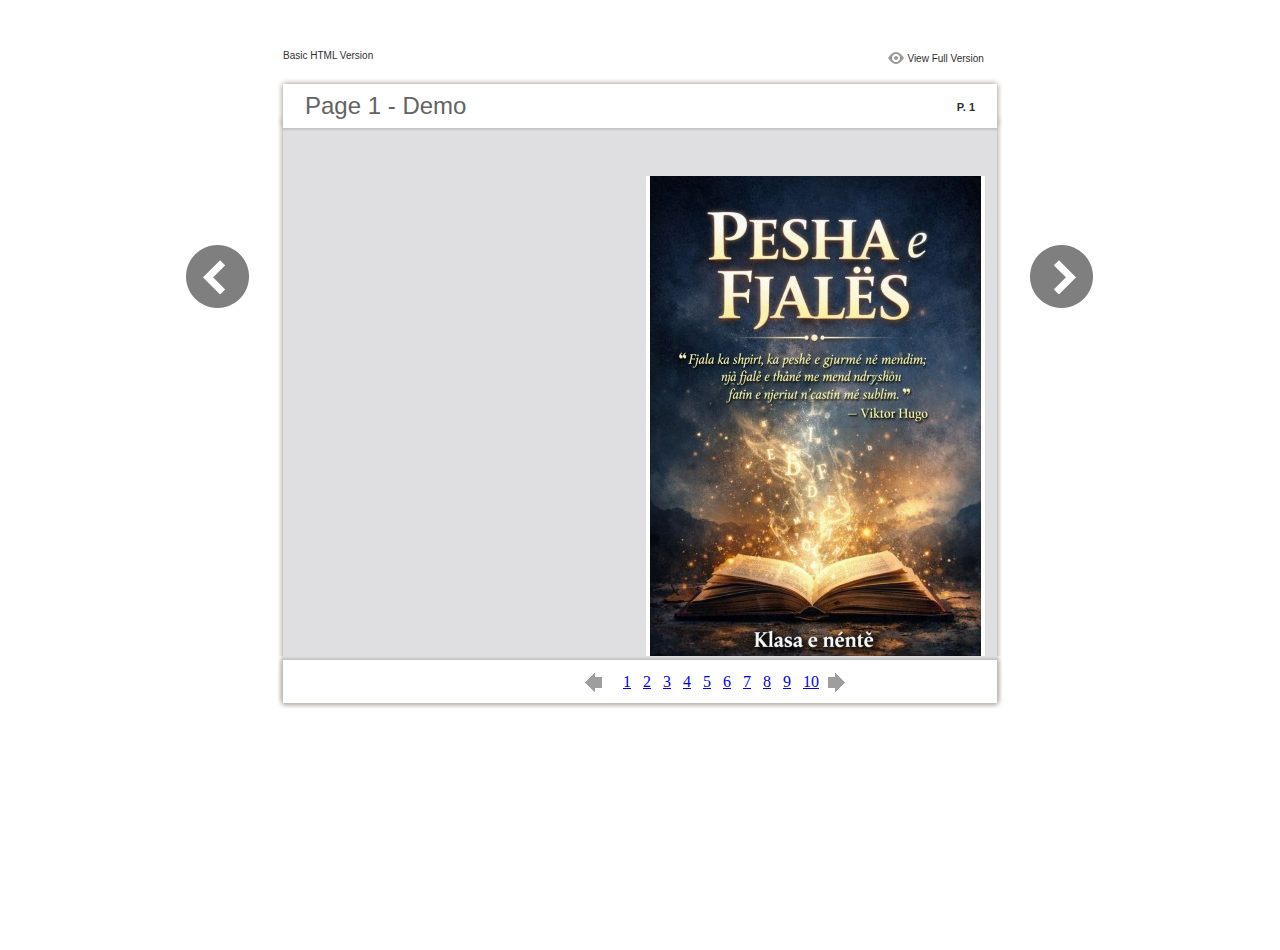
<file: files/basic-html/page1.html>
<html xmlns="http://www.w3.org/1999/xhtml"><head>
        <meta http-equiv="Content-Type" content="text/html; charset=utf-8">
        <meta name="description" content="${meta.description}">
        <meta name="keywords" content="${meta.keywords}">
        <title>Page 1 - Demo</title>
<style type="text/css">
body {
	margin-left: 0px;
	margin-top: 0px;
	margin-right: 0px;
	margin-bottom: 0px;
}
  
#container {margin:50px auto;padding:0px;width:910px;}
#left-button{ width:90px; height:100%;float:left }
#middle{ width:730px; margin:0px; float: left;}
#right-button{ width:90px; float:left;}
html, body, div, ul, li, dl, dt, dd, h1, h2, h3, h4, h5, h6, form, input, dd,select, button, textarea, iframe, table, th, td { margin: 0; padding: 0; }
img { border: 0 none; display:block;}
span,ul,li,image{ padding:0px; margin:0px; list-style:none;}
#top-title{ width:714px; margin-bottom:10px; float:left; padding:0px 8px}
#top-title2{ width:320px;  float:right;}
#content{ width: 730px; float:left;}
#content-top{ width:730px; background-image:url(images/top_bg.jpg); height:56px; background-repeat:no-repeat; float:left;}
#content-top1{ width:70%; padding:16px 0px 0px 30px; font-family:Arial, Helvetica, sans-serif; font-size:24px; color:#636363;float:left;}
#content-top2{ width:60px; float:right; padding:25px 30px 0px 0px;font-family:Arial, Helvetica, sans-serif; font-size:11px; color:#2f2f2f; font-weight:bold; text-align:right}
#content-middle{ width:730px; background-image:url(images/middle_bg.jpg); background-repeat:repeat-y;float:left;}
#content-middle1{ width:475px; padding:25px 0px 25px 35px; font-family:Arial, Helvetica, sans-serif; font-size:12px; color:#636363; line-height:150%;float:left;}
#content-middle2{  padding:7px; float:right; margin:25px 35px 0px 0px; border:solid 1px #c8c8c9; background-color:#FFF; text-align:center}
#content-bottom{ width:730px; background-image:url(images/bottom_bg.jpg); background-repeat:no-repeat; height:58px;float:left;}
#content-bottom2{ width:110px; height:42px; margin:0px auto; padding-top:4px;}
#input{ width:58px; height:20px; background-color:#FFF; border:solid 1px #dfdfe0; color:#636363; text-align:center; font-size:11px;}
.font1{ font-family:Arial, Helvetica, sans-serif; font-size:10px; color:#2f2f2f;}
.font1 a:link{
	text-decoration: none;
    color:#2f2f2f;

}
.font1 a:visited{
	text-decoration: none;
    color:#2f2f2f;
	
}
.font1 a:hover{
	color: #2f2f2f;
	text-decoration: underline;
}

.text-container {
padding: 20px;
color: #333;
margin-top: 24px;
line-height: 22px;
border-top-left-radius: 3px;
border-top-right-radius: 3px;
}

.use-as-video {
float: right;
padding-left: 20px;
}
.cc-float-fix:before, .cc-float-fix:after {
content: "";
line-height: 0;
height: 0;
width: 0;
display: block;
visibility: hidden;
}
.use-as-video-img {
cursor: pointer;
position: relative;
width: 320px;
height: 180px;
}
.use-as-video-title {
font-size: 15px;
font-weight: bold;
color: #000000;
padding-bottom: 5px;
}


</style>
<script type="text/javascript">
function MM_preloadImages() { //v3.0
  var d=document; if(d.images){ if(!d.MM_p) d.MM_p=new Array();
    var i,j=d.MM_p.length,a=MM_preloadImages.arguments; for(i=0; i<a.length; i++)
    if (a[i].indexOf("#")!=0){ d.MM_p[j]=new Image; d.MM_p[j++].src=a[i];}}
}

function MM_swapImgRestore() { //v3.0
  var i,x,a=document.MM_sr; for(i=0;a&&i<a.length&&(x=a[i])&&x.oSrc;i++) x.src=x.oSrc;
}

function MM_findObj(n, d) { //v4.01
  var p,i,x;  if(!d) d=document; if((p=n.indexOf("?"))>0&&parent.frames.length) {
    d=parent.frames[n.substring(p+1)].document; n=n.substring(0,p);}
  if(!(x=d[n])&&d.all) x=d.all[n]; for (i=0;!x&&i<d.forms.length;i++) x=d.forms[i][n];
  for(i=0;!x&&d.layers&&i<d.layers.length;i++) x=MM_findObj(n,d.layers[i].document);
  if(!x && d.getElementById) x=d.getElementById(n); return x;
}

function MM_swapImage() { //v3.0
  var i,j=0,x,a=MM_swapImage.arguments; document.MM_sr=new Array; for(i=0;i<(a.length-2);i+=3)
   if ((x=MM_findObj(a[i]))!=null){document.MM_sr[j++]=x; if(!x.oSrc) x.oSrc=x.src; x.src=a[i+2];}
}
</script>
</head>

<body onload="MM_preloadImages('images/next2.png','images/previous2.png')">
<div id="container">
<div id="left-button">
  <p>&nbsp;</p>
  <p>&nbsp;</p>
  <p>&nbsp;</p>
  <p>&nbsp;</p>
  <p>&nbsp;</p>
  <p><a href="page12.html"><img src="images/previous_big.png" width="90" height="80" /></a></p>
</div>
<div id="middle">
  <div id="top-title"><span class="font1">Basic HTML Version</span>
    <div id="top-title2">
      <table width="100%" border="0" align="right" cellpadding="0" cellspacing="0">
        <tr>
        	<td width="66%"> </td>
          <td width="35%" style="display:none" align="right"><img src="images/content.png" width="19" height="16" /></td>
          <td width="31%" style="display:none" class="font1"><a href="${body.tocURL}">Table of Contents</a></td>
          <td width="6%"><img src="images/view.png" width="19" height="16" /></td>
          <td width="28%" class="font1"><a href="../../index.html#p=1">View Full Version</a></td>
        </tr>
      </table>
    </div>
  </div>
  <div id="content">
     <div id="content-top">
        <div id="content-top1">Page 1 - Demo</div>
        <div id="content-top2">P. 1</div>
     </div>
     <div id="content-middle">
      <div class="text-container">
          <div class="use-as-video cc-float-fix">
            <a style="text-decoration: none;" href="../../index.html#p=1"><img src="../thumb/1.jpg" /></a>
          </div>
          <p class="use-as-video-title"></p>
          <pre style="word-break:break-all;"><code><p class="use-as-video-title"></p>
                                <pre style="white-space:pre-line"><code>
                                    
                                </code></pre></code></pre>
     	</div>
    
     </div>
     <div id="content-bottom">
       <div id="content-bottom2">
         <table width="110" border="0" cellspacing="0" cellpadding="0">
           <tr>
             <td width="22%" height="44"><a href="page12.html"><img src="images/previous.png" width="26" height="19" id="Image2" onmouseover="MM_swapImage('Image2','','images/previous2.png',1)" onmouseout="MM_swapImgRestore()" /></a></td>
             <td width="43%">
             	&nbsp;&nbsp;&nbsp;<a href="page1.html">1</a>&nbsp;&nbsp;&nbsp;<a href="page2.html">2</a>&nbsp;&nbsp;&nbsp;<a href="page3.html">3</a>&nbsp;&nbsp;&nbsp;<a href="page4.html">4</a>&nbsp;&nbsp;&nbsp;<a href="page5.html">5</a>&nbsp;&nbsp;&nbsp;<a href="page6.html">6</a>&nbsp;&nbsp;&nbsp;<a href="page7.html">7</a>&nbsp;&nbsp;&nbsp;<a href="page8.html">8</a>&nbsp;&nbsp;&nbsp;<a href="page9.html">9</a>&nbsp;&nbsp;&nbsp;<a href="page10.html">10</a>
             </td>
             <td width="35%"><a href="page2.html"><img src="images/next.png" width="26" height="19" id="Image1" onmouseover="MM_swapImage('Image1','','images/next2.png',1)" onmouseout="MM_swapImgRestore()" /></a></td>
           </tr>
         </table>
       </div>
     </div>
  </div>
</div>
<div id="right-button">
  <p>&nbsp;</p>
  <p>&nbsp;</p>
  <p>&nbsp;</p>
  <p>&nbsp;</p>
  <p>&nbsp;</p>
  <p><a href="page2.html"><img src="images/next_big.png" width="90" height="80" /></a></p>
</div>


</div>
</body>
</html>
</file>
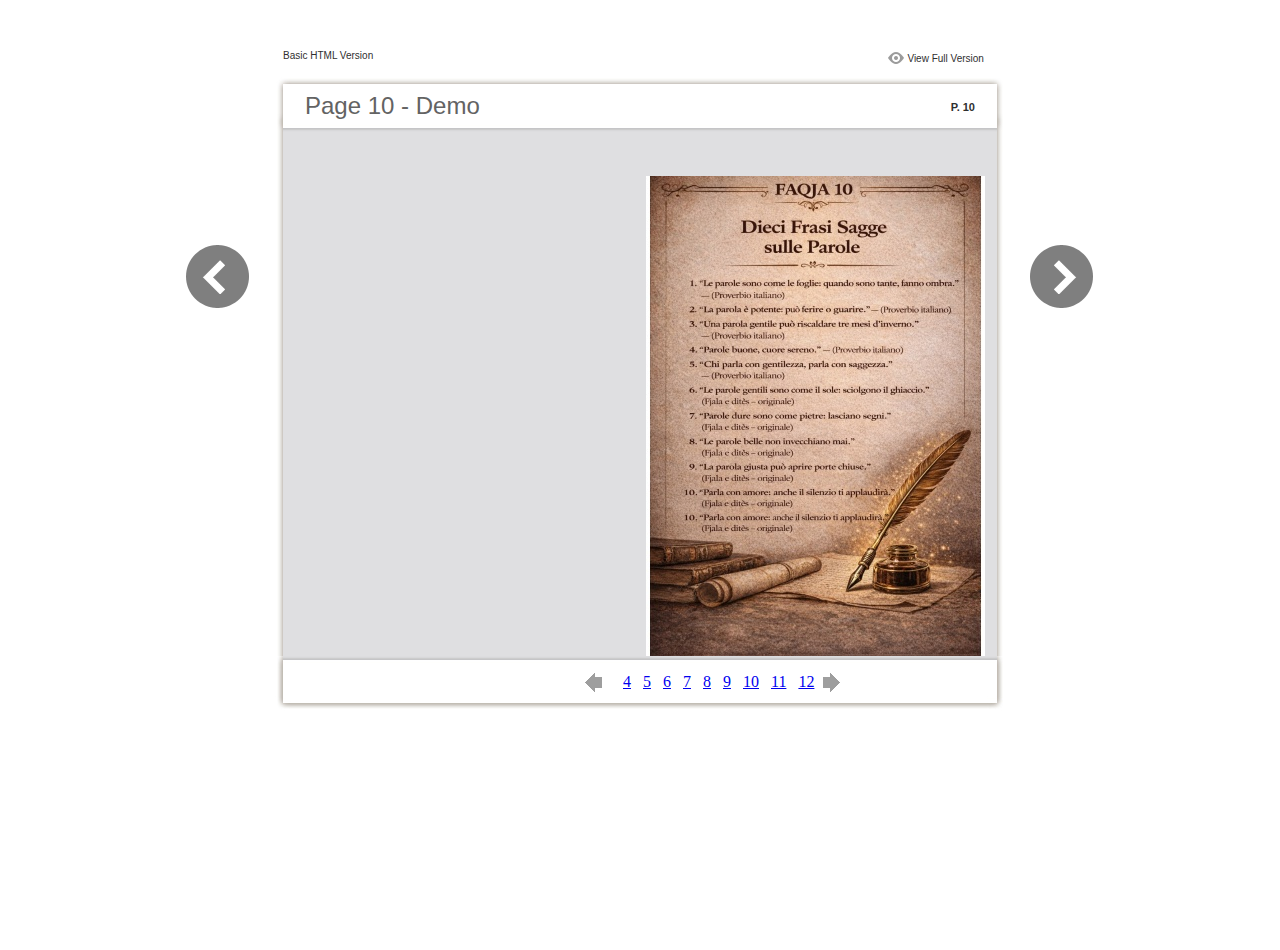
<file: files/basic-html/page10.html>
<html xmlns="http://www.w3.org/1999/xhtml"><head>
        <meta http-equiv="Content-Type" content="text/html; charset=utf-8">
        <meta name="description" content="${meta.description}">
        <meta name="keywords" content="${meta.keywords}">
        <title>Page 10 - Demo</title>
<style type="text/css">
body {
	margin-left: 0px;
	margin-top: 0px;
	margin-right: 0px;
	margin-bottom: 0px;
}
  
#container {margin:50px auto;padding:0px;width:910px;}
#left-button{ width:90px; height:100%;float:left }
#middle{ width:730px; margin:0px; float: left;}
#right-button{ width:90px; float:left;}
html, body, div, ul, li, dl, dt, dd, h1, h2, h3, h4, h5, h6, form, input, dd,select, button, textarea, iframe, table, th, td { margin: 0; padding: 0; }
img { border: 0 none; display:block;}
span,ul,li,image{ padding:0px; margin:0px; list-style:none;}
#top-title{ width:714px; margin-bottom:10px; float:left; padding:0px 8px}
#top-title2{ width:320px;  float:right;}
#content{ width: 730px; float:left;}
#content-top{ width:730px; background-image:url(images/top_bg.jpg); height:56px; background-repeat:no-repeat; float:left;}
#content-top1{ width:70%; padding:16px 0px 0px 30px; font-family:Arial, Helvetica, sans-serif; font-size:24px; color:#636363;float:left;}
#content-top2{ width:60px; float:right; padding:25px 30px 0px 0px;font-family:Arial, Helvetica, sans-serif; font-size:11px; color:#2f2f2f; font-weight:bold; text-align:right}
#content-middle{ width:730px; background-image:url(images/middle_bg.jpg); background-repeat:repeat-y;float:left;}
#content-middle1{ width:475px; padding:25px 0px 25px 35px; font-family:Arial, Helvetica, sans-serif; font-size:12px; color:#636363; line-height:150%;float:left;}
#content-middle2{  padding:7px; float:right; margin:25px 35px 0px 0px; border:solid 1px #c8c8c9; background-color:#FFF; text-align:center}
#content-bottom{ width:730px; background-image:url(images/bottom_bg.jpg); background-repeat:no-repeat; height:58px;float:left;}
#content-bottom2{ width:110px; height:42px; margin:0px auto; padding-top:4px;}
#input{ width:58px; height:20px; background-color:#FFF; border:solid 1px #dfdfe0; color:#636363; text-align:center; font-size:11px;}
.font1{ font-family:Arial, Helvetica, sans-serif; font-size:10px; color:#2f2f2f;}
.font1 a:link{
	text-decoration: none;
    color:#2f2f2f;

}
.font1 a:visited{
	text-decoration: none;
    color:#2f2f2f;
	
}
.font1 a:hover{
	color: #2f2f2f;
	text-decoration: underline;
}

.text-container {
padding: 20px;
color: #333;
margin-top: 24px;
line-height: 22px;
border-top-left-radius: 3px;
border-top-right-radius: 3px;
}

.use-as-video {
float: right;
padding-left: 20px;
}
.cc-float-fix:before, .cc-float-fix:after {
content: "";
line-height: 0;
height: 0;
width: 0;
display: block;
visibility: hidden;
}
.use-as-video-img {
cursor: pointer;
position: relative;
width: 320px;
height: 180px;
}
.use-as-video-title {
font-size: 15px;
font-weight: bold;
color: #000000;
padding-bottom: 5px;
}


</style>
<script type="text/javascript">
function MM_preloadImages() { //v3.0
  var d=document; if(d.images){ if(!d.MM_p) d.MM_p=new Array();
    var i,j=d.MM_p.length,a=MM_preloadImages.arguments; for(i=0; i<a.length; i++)
    if (a[i].indexOf("#")!=0){ d.MM_p[j]=new Image; d.MM_p[j++].src=a[i];}}
}

function MM_swapImgRestore() { //v3.0
  var i,x,a=document.MM_sr; for(i=0;a&&i<a.length&&(x=a[i])&&x.oSrc;i++) x.src=x.oSrc;
}

function MM_findObj(n, d) { //v4.01
  var p,i,x;  if(!d) d=document; if((p=n.indexOf("?"))>0&&parent.frames.length) {
    d=parent.frames[n.substring(p+1)].document; n=n.substring(0,p);}
  if(!(x=d[n])&&d.all) x=d.all[n]; for (i=0;!x&&i<d.forms.length;i++) x=d.forms[i][n];
  for(i=0;!x&&d.layers&&i<d.layers.length;i++) x=MM_findObj(n,d.layers[i].document);
  if(!x && d.getElementById) x=d.getElementById(n); return x;
}

function MM_swapImage() { //v3.0
  var i,j=0,x,a=MM_swapImage.arguments; document.MM_sr=new Array; for(i=0;i<(a.length-2);i+=3)
   if ((x=MM_findObj(a[i]))!=null){document.MM_sr[j++]=x; if(!x.oSrc) x.oSrc=x.src; x.src=a[i+2];}
}
</script>
</head>

<body onload="MM_preloadImages('images/next2.png','images/previous2.png')">
<div id="container">
<div id="left-button">
  <p>&nbsp;</p>
  <p>&nbsp;</p>
  <p>&nbsp;</p>
  <p>&nbsp;</p>
  <p>&nbsp;</p>
  <p><a href="page9.html"><img src="images/previous_big.png" width="90" height="80" /></a></p>
</div>
<div id="middle">
  <div id="top-title"><span class="font1">Basic HTML Version</span>
    <div id="top-title2">
      <table width="100%" border="0" align="right" cellpadding="0" cellspacing="0">
        <tr>
        	<td width="66%"> </td>
          <td width="35%" style="display:none" align="right"><img src="images/content.png" width="19" height="16" /></td>
          <td width="31%" style="display:none" class="font1"><a href="${body.tocURL}">Table of Contents</a></td>
          <td width="6%"><img src="images/view.png" width="19" height="16" /></td>
          <td width="28%" class="font1"><a href="../../index.html#p=10">View Full Version</a></td>
        </tr>
      </table>
    </div>
  </div>
  <div id="content">
     <div id="content-top">
        <div id="content-top1">Page 10 - Demo</div>
        <div id="content-top2">P. 10</div>
     </div>
     <div id="content-middle">
      <div class="text-container">
          <div class="use-as-video cc-float-fix">
            <a style="text-decoration: none;" href="../../index.html#p=10"><img src="../thumb/10.jpg" /></a>
          </div>
          <p class="use-as-video-title"></p>
          <pre style="word-break:break-all;"><code><p class="use-as-video-title"></p>
                                <pre style="white-space:pre-line"><code>
                                    
                                </code></pre></code></pre>
     	</div>
    
     </div>
     <div id="content-bottom">
       <div id="content-bottom2">
         <table width="110" border="0" cellspacing="0" cellpadding="0">
           <tr>
             <td width="22%" height="44"><a href="page9.html"><img src="images/previous.png" width="26" height="19" id="Image2" onmouseover="MM_swapImage('Image2','','images/previous2.png',1)" onmouseout="MM_swapImgRestore()" /></a></td>
             <td width="43%">
             	&nbsp;&nbsp;&nbsp;<a href="page4.html">4</a>&nbsp;&nbsp;&nbsp;<a href="page5.html">5</a>&nbsp;&nbsp;&nbsp;<a href="page6.html">6</a>&nbsp;&nbsp;&nbsp;<a href="page7.html">7</a>&nbsp;&nbsp;&nbsp;<a href="page8.html">8</a>&nbsp;&nbsp;&nbsp;<a href="page9.html">9</a>&nbsp;&nbsp;&nbsp;<a href="page10.html">10</a>&nbsp;&nbsp;&nbsp;<a href="page11.html">11</a>&nbsp;&nbsp;&nbsp;<a href="page12.html">12</a>
             </td>
             <td width="35%"><a href="page11.html"><img src="images/next.png" width="26" height="19" id="Image1" onmouseover="MM_swapImage('Image1','','images/next2.png',1)" onmouseout="MM_swapImgRestore()" /></a></td>
           </tr>
         </table>
       </div>
     </div>
  </div>
</div>
<div id="right-button">
  <p>&nbsp;</p>
  <p>&nbsp;</p>
  <p>&nbsp;</p>
  <p>&nbsp;</p>
  <p>&nbsp;</p>
  <p><a href="page11.html"><img src="images/next_big.png" width="90" height="80" /></a></p>
</div>


</div>
</body>
</html>
</file>
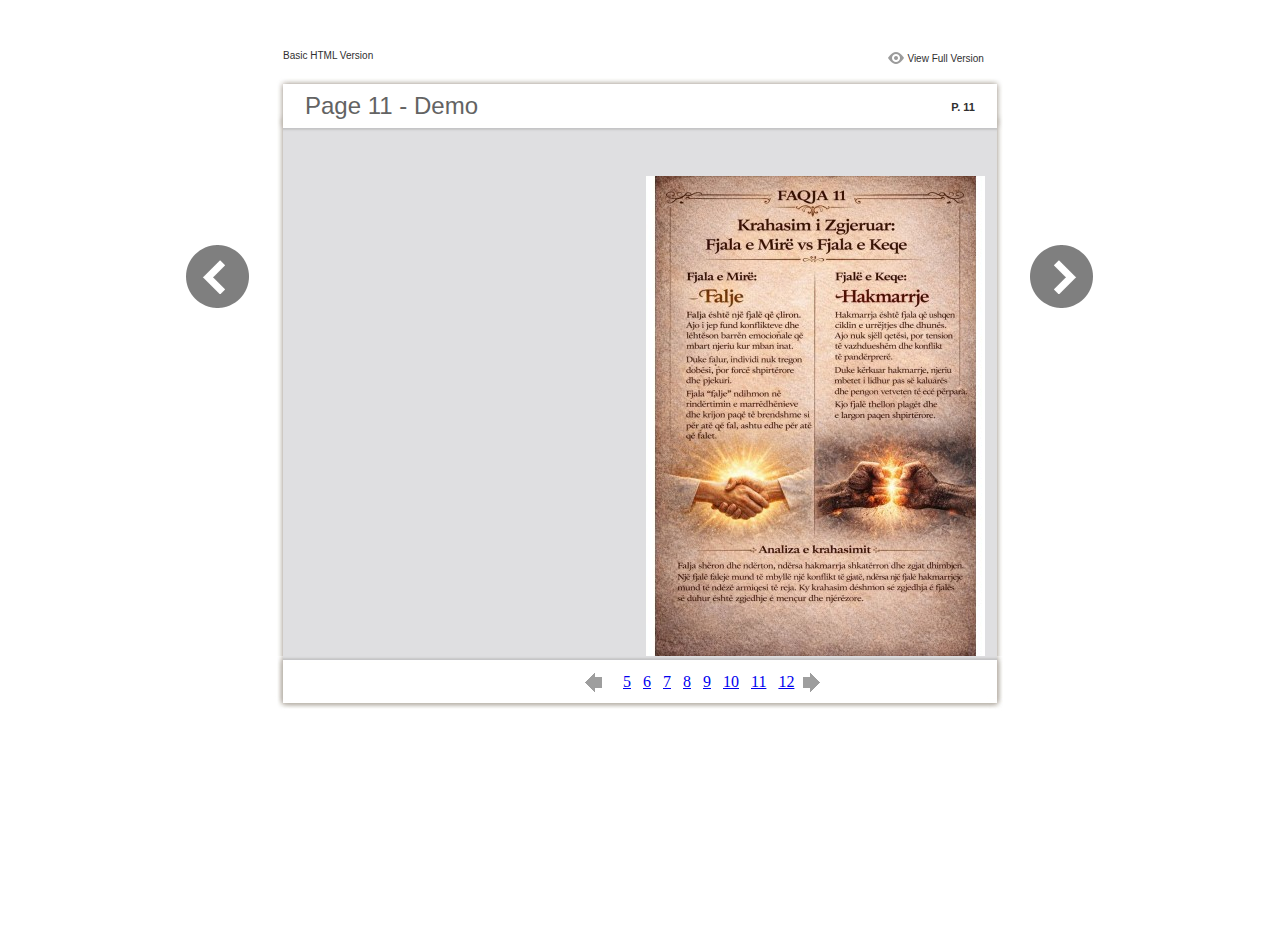
<file: files/basic-html/page11.html>
<html xmlns="http://www.w3.org/1999/xhtml"><head>
        <meta http-equiv="Content-Type" content="text/html; charset=utf-8">
        <meta name="description" content="${meta.description}">
        <meta name="keywords" content="${meta.keywords}">
        <title>Page 11 - Demo</title>
<style type="text/css">
body {
	margin-left: 0px;
	margin-top: 0px;
	margin-right: 0px;
	margin-bottom: 0px;
}
  
#container {margin:50px auto;padding:0px;width:910px;}
#left-button{ width:90px; height:100%;float:left }
#middle{ width:730px; margin:0px; float: left;}
#right-button{ width:90px; float:left;}
html, body, div, ul, li, dl, dt, dd, h1, h2, h3, h4, h5, h6, form, input, dd,select, button, textarea, iframe, table, th, td { margin: 0; padding: 0; }
img { border: 0 none; display:block;}
span,ul,li,image{ padding:0px; margin:0px; list-style:none;}
#top-title{ width:714px; margin-bottom:10px; float:left; padding:0px 8px}
#top-title2{ width:320px;  float:right;}
#content{ width: 730px; float:left;}
#content-top{ width:730px; background-image:url(images/top_bg.jpg); height:56px; background-repeat:no-repeat; float:left;}
#content-top1{ width:70%; padding:16px 0px 0px 30px; font-family:Arial, Helvetica, sans-serif; font-size:24px; color:#636363;float:left;}
#content-top2{ width:60px; float:right; padding:25px 30px 0px 0px;font-family:Arial, Helvetica, sans-serif; font-size:11px; color:#2f2f2f; font-weight:bold; text-align:right}
#content-middle{ width:730px; background-image:url(images/middle_bg.jpg); background-repeat:repeat-y;float:left;}
#content-middle1{ width:475px; padding:25px 0px 25px 35px; font-family:Arial, Helvetica, sans-serif; font-size:12px; color:#636363; line-height:150%;float:left;}
#content-middle2{  padding:7px; float:right; margin:25px 35px 0px 0px; border:solid 1px #c8c8c9; background-color:#FFF; text-align:center}
#content-bottom{ width:730px; background-image:url(images/bottom_bg.jpg); background-repeat:no-repeat; height:58px;float:left;}
#content-bottom2{ width:110px; height:42px; margin:0px auto; padding-top:4px;}
#input{ width:58px; height:20px; background-color:#FFF; border:solid 1px #dfdfe0; color:#636363; text-align:center; font-size:11px;}
.font1{ font-family:Arial, Helvetica, sans-serif; font-size:10px; color:#2f2f2f;}
.font1 a:link{
	text-decoration: none;
    color:#2f2f2f;

}
.font1 a:visited{
	text-decoration: none;
    color:#2f2f2f;
	
}
.font1 a:hover{
	color: #2f2f2f;
	text-decoration: underline;
}

.text-container {
padding: 20px;
color: #333;
margin-top: 24px;
line-height: 22px;
border-top-left-radius: 3px;
border-top-right-radius: 3px;
}

.use-as-video {
float: right;
padding-left: 20px;
}
.cc-float-fix:before, .cc-float-fix:after {
content: "";
line-height: 0;
height: 0;
width: 0;
display: block;
visibility: hidden;
}
.use-as-video-img {
cursor: pointer;
position: relative;
width: 320px;
height: 180px;
}
.use-as-video-title {
font-size: 15px;
font-weight: bold;
color: #000000;
padding-bottom: 5px;
}


</style>
<script type="text/javascript">
function MM_preloadImages() { //v3.0
  var d=document; if(d.images){ if(!d.MM_p) d.MM_p=new Array();
    var i,j=d.MM_p.length,a=MM_preloadImages.arguments; for(i=0; i<a.length; i++)
    if (a[i].indexOf("#")!=0){ d.MM_p[j]=new Image; d.MM_p[j++].src=a[i];}}
}

function MM_swapImgRestore() { //v3.0
  var i,x,a=document.MM_sr; for(i=0;a&&i<a.length&&(x=a[i])&&x.oSrc;i++) x.src=x.oSrc;
}

function MM_findObj(n, d) { //v4.01
  var p,i,x;  if(!d) d=document; if((p=n.indexOf("?"))>0&&parent.frames.length) {
    d=parent.frames[n.substring(p+1)].document; n=n.substring(0,p);}
  if(!(x=d[n])&&d.all) x=d.all[n]; for (i=0;!x&&i<d.forms.length;i++) x=d.forms[i][n];
  for(i=0;!x&&d.layers&&i<d.layers.length;i++) x=MM_findObj(n,d.layers[i].document);
  if(!x && d.getElementById) x=d.getElementById(n); return x;
}

function MM_swapImage() { //v3.0
  var i,j=0,x,a=MM_swapImage.arguments; document.MM_sr=new Array; for(i=0;i<(a.length-2);i+=3)
   if ((x=MM_findObj(a[i]))!=null){document.MM_sr[j++]=x; if(!x.oSrc) x.oSrc=x.src; x.src=a[i+2];}
}
</script>
</head>

<body onload="MM_preloadImages('images/next2.png','images/previous2.png')">
<div id="container">
<div id="left-button">
  <p>&nbsp;</p>
  <p>&nbsp;</p>
  <p>&nbsp;</p>
  <p>&nbsp;</p>
  <p>&nbsp;</p>
  <p><a href="page10.html"><img src="images/previous_big.png" width="90" height="80" /></a></p>
</div>
<div id="middle">
  <div id="top-title"><span class="font1">Basic HTML Version</span>
    <div id="top-title2">
      <table width="100%" border="0" align="right" cellpadding="0" cellspacing="0">
        <tr>
        	<td width="66%"> </td>
          <td width="35%" style="display:none" align="right"><img src="images/content.png" width="19" height="16" /></td>
          <td width="31%" style="display:none" class="font1"><a href="${body.tocURL}">Table of Contents</a></td>
          <td width="6%"><img src="images/view.png" width="19" height="16" /></td>
          <td width="28%" class="font1"><a href="../../index.html#p=11">View Full Version</a></td>
        </tr>
      </table>
    </div>
  </div>
  <div id="content">
     <div id="content-top">
        <div id="content-top1">Page 11 - Demo</div>
        <div id="content-top2">P. 11</div>
     </div>
     <div id="content-middle">
      <div class="text-container">
          <div class="use-as-video cc-float-fix">
            <a style="text-decoration: none;" href="../../index.html#p=11"><img src="../thumb/11.jpg" /></a>
          </div>
          <p class="use-as-video-title"></p>
          <pre style="word-break:break-all;"><code><p class="use-as-video-title"></p>
                                <pre style="white-space:pre-line"><code>
                                    
                                </code></pre></code></pre>
     	</div>
    
     </div>
     <div id="content-bottom">
       <div id="content-bottom2">
         <table width="110" border="0" cellspacing="0" cellpadding="0">
           <tr>
             <td width="22%" height="44"><a href="page10.html"><img src="images/previous.png" width="26" height="19" id="Image2" onmouseover="MM_swapImage('Image2','','images/previous2.png',1)" onmouseout="MM_swapImgRestore()" /></a></td>
             <td width="43%">
             	&nbsp;&nbsp;&nbsp;<a href="page5.html">5</a>&nbsp;&nbsp;&nbsp;<a href="page6.html">6</a>&nbsp;&nbsp;&nbsp;<a href="page7.html">7</a>&nbsp;&nbsp;&nbsp;<a href="page8.html">8</a>&nbsp;&nbsp;&nbsp;<a href="page9.html">9</a>&nbsp;&nbsp;&nbsp;<a href="page10.html">10</a>&nbsp;&nbsp;&nbsp;<a href="page11.html">11</a>&nbsp;&nbsp;&nbsp;<a href="page12.html">12</a>
             </td>
             <td width="35%"><a href="page12.html"><img src="images/next.png" width="26" height="19" id="Image1" onmouseover="MM_swapImage('Image1','','images/next2.png',1)" onmouseout="MM_swapImgRestore()" /></a></td>
           </tr>
         </table>
       </div>
     </div>
  </div>
</div>
<div id="right-button">
  <p>&nbsp;</p>
  <p>&nbsp;</p>
  <p>&nbsp;</p>
  <p>&nbsp;</p>
  <p>&nbsp;</p>
  <p><a href="page12.html"><img src="images/next_big.png" width="90" height="80" /></a></p>
</div>


</div>
</body>
</html>
</file>
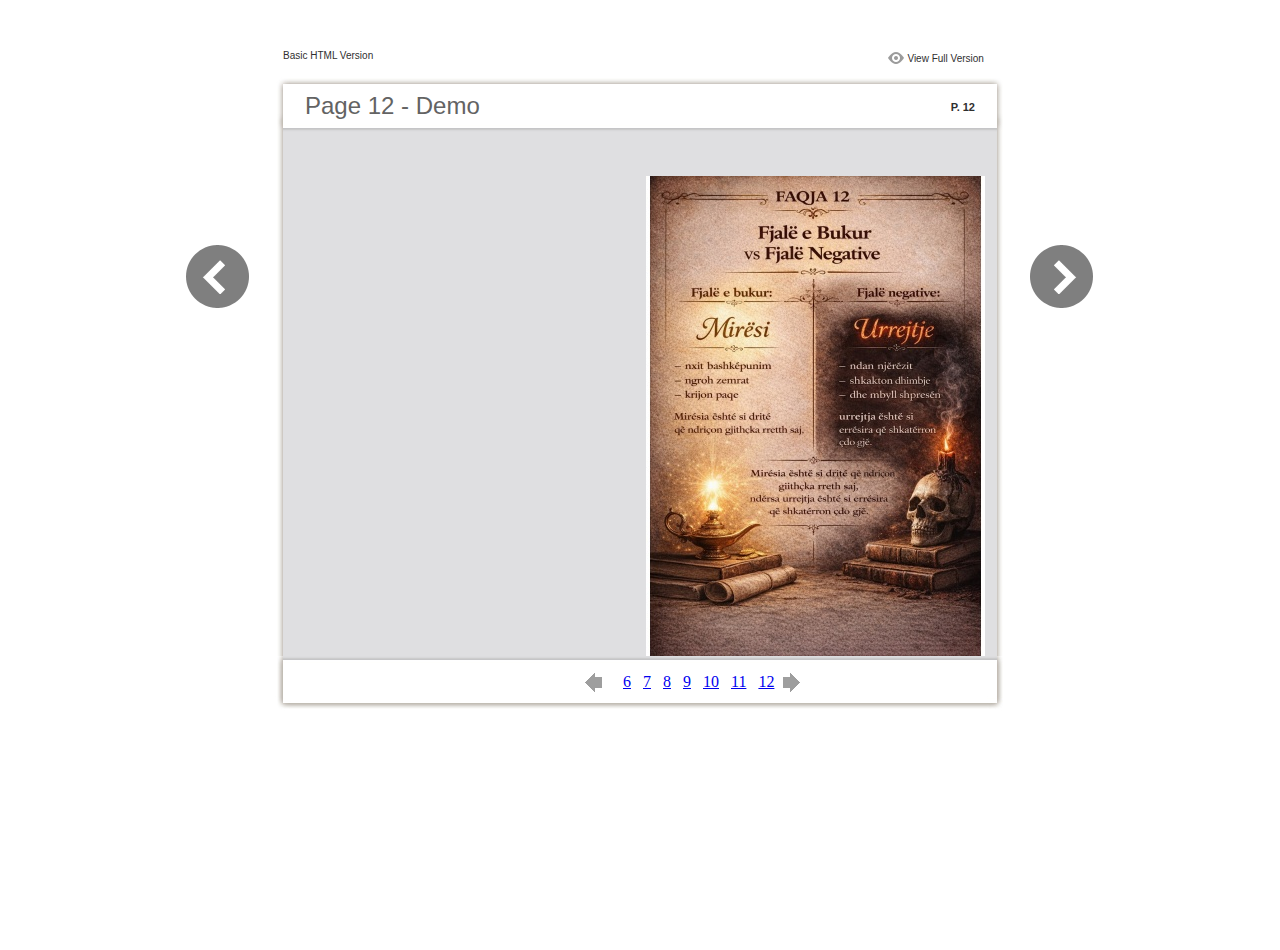
<file: files/basic-html/page12.html>
<html xmlns="http://www.w3.org/1999/xhtml"><head>
        <meta http-equiv="Content-Type" content="text/html; charset=utf-8">
        <meta name="description" content="${meta.description}">
        <meta name="keywords" content="${meta.keywords}">
        <title>Page 12 - Demo</title>
<style type="text/css">
body {
	margin-left: 0px;
	margin-top: 0px;
	margin-right: 0px;
	margin-bottom: 0px;
}
  
#container {margin:50px auto;padding:0px;width:910px;}
#left-button{ width:90px; height:100%;float:left }
#middle{ width:730px; margin:0px; float: left;}
#right-button{ width:90px; float:left;}
html, body, div, ul, li, dl, dt, dd, h1, h2, h3, h4, h5, h6, form, input, dd,select, button, textarea, iframe, table, th, td { margin: 0; padding: 0; }
img { border: 0 none; display:block;}
span,ul,li,image{ padding:0px; margin:0px; list-style:none;}
#top-title{ width:714px; margin-bottom:10px; float:left; padding:0px 8px}
#top-title2{ width:320px;  float:right;}
#content{ width: 730px; float:left;}
#content-top{ width:730px; background-image:url(images/top_bg.jpg); height:56px; background-repeat:no-repeat; float:left;}
#content-top1{ width:70%; padding:16px 0px 0px 30px; font-family:Arial, Helvetica, sans-serif; font-size:24px; color:#636363;float:left;}
#content-top2{ width:60px; float:right; padding:25px 30px 0px 0px;font-family:Arial, Helvetica, sans-serif; font-size:11px; color:#2f2f2f; font-weight:bold; text-align:right}
#content-middle{ width:730px; background-image:url(images/middle_bg.jpg); background-repeat:repeat-y;float:left;}
#content-middle1{ width:475px; padding:25px 0px 25px 35px; font-family:Arial, Helvetica, sans-serif; font-size:12px; color:#636363; line-height:150%;float:left;}
#content-middle2{  padding:7px; float:right; margin:25px 35px 0px 0px; border:solid 1px #c8c8c9; background-color:#FFF; text-align:center}
#content-bottom{ width:730px; background-image:url(images/bottom_bg.jpg); background-repeat:no-repeat; height:58px;float:left;}
#content-bottom2{ width:110px; height:42px; margin:0px auto; padding-top:4px;}
#input{ width:58px; height:20px; background-color:#FFF; border:solid 1px #dfdfe0; color:#636363; text-align:center; font-size:11px;}
.font1{ font-family:Arial, Helvetica, sans-serif; font-size:10px; color:#2f2f2f;}
.font1 a:link{
	text-decoration: none;
    color:#2f2f2f;

}
.font1 a:visited{
	text-decoration: none;
    color:#2f2f2f;
	
}
.font1 a:hover{
	color: #2f2f2f;
	text-decoration: underline;
}

.text-container {
padding: 20px;
color: #333;
margin-top: 24px;
line-height: 22px;
border-top-left-radius: 3px;
border-top-right-radius: 3px;
}

.use-as-video {
float: right;
padding-left: 20px;
}
.cc-float-fix:before, .cc-float-fix:after {
content: "";
line-height: 0;
height: 0;
width: 0;
display: block;
visibility: hidden;
}
.use-as-video-img {
cursor: pointer;
position: relative;
width: 320px;
height: 180px;
}
.use-as-video-title {
font-size: 15px;
font-weight: bold;
color: #000000;
padding-bottom: 5px;
}


</style>
<script type="text/javascript">
function MM_preloadImages() { //v3.0
  var d=document; if(d.images){ if(!d.MM_p) d.MM_p=new Array();
    var i,j=d.MM_p.length,a=MM_preloadImages.arguments; for(i=0; i<a.length; i++)
    if (a[i].indexOf("#")!=0){ d.MM_p[j]=new Image; d.MM_p[j++].src=a[i];}}
}

function MM_swapImgRestore() { //v3.0
  var i,x,a=document.MM_sr; for(i=0;a&&i<a.length&&(x=a[i])&&x.oSrc;i++) x.src=x.oSrc;
}

function MM_findObj(n, d) { //v4.01
  var p,i,x;  if(!d) d=document; if((p=n.indexOf("?"))>0&&parent.frames.length) {
    d=parent.frames[n.substring(p+1)].document; n=n.substring(0,p);}
  if(!(x=d[n])&&d.all) x=d.all[n]; for (i=0;!x&&i<d.forms.length;i++) x=d.forms[i][n];
  for(i=0;!x&&d.layers&&i<d.layers.length;i++) x=MM_findObj(n,d.layers[i].document);
  if(!x && d.getElementById) x=d.getElementById(n); return x;
}

function MM_swapImage() { //v3.0
  var i,j=0,x,a=MM_swapImage.arguments; document.MM_sr=new Array; for(i=0;i<(a.length-2);i+=3)
   if ((x=MM_findObj(a[i]))!=null){document.MM_sr[j++]=x; if(!x.oSrc) x.oSrc=x.src; x.src=a[i+2];}
}
</script>
</head>

<body onload="MM_preloadImages('images/next2.png','images/previous2.png')">
<div id="container">
<div id="left-button">
  <p>&nbsp;</p>
  <p>&nbsp;</p>
  <p>&nbsp;</p>
  <p>&nbsp;</p>
  <p>&nbsp;</p>
  <p><a href="page11.html"><img src="images/previous_big.png" width="90" height="80" /></a></p>
</div>
<div id="middle">
  <div id="top-title"><span class="font1">Basic HTML Version</span>
    <div id="top-title2">
      <table width="100%" border="0" align="right" cellpadding="0" cellspacing="0">
        <tr>
        	<td width="66%"> </td>
          <td width="35%" style="display:none" align="right"><img src="images/content.png" width="19" height="16" /></td>
          <td width="31%" style="display:none" class="font1"><a href="${body.tocURL}">Table of Contents</a></td>
          <td width="6%"><img src="images/view.png" width="19" height="16" /></td>
          <td width="28%" class="font1"><a href="../../index.html#p=12">View Full Version</a></td>
        </tr>
      </table>
    </div>
  </div>
  <div id="content">
     <div id="content-top">
        <div id="content-top1">Page 12 - Demo</div>
        <div id="content-top2">P. 12</div>
     </div>
     <div id="content-middle">
      <div class="text-container">
          <div class="use-as-video cc-float-fix">
            <a style="text-decoration: none;" href="../../index.html#p=12"><img src="../thumb/12.jpg" /></a>
          </div>
          <p class="use-as-video-title"></p>
          <pre style="word-break:break-all;"><code><p class="use-as-video-title"></p>
                                <pre style="white-space:pre-line"><code>
                                    
                                </code></pre></code></pre>
     	</div>
    
     </div>
     <div id="content-bottom">
       <div id="content-bottom2">
         <table width="110" border="0" cellspacing="0" cellpadding="0">
           <tr>
             <td width="22%" height="44"><a href="page11.html"><img src="images/previous.png" width="26" height="19" id="Image2" onmouseover="MM_swapImage('Image2','','images/previous2.png',1)" onmouseout="MM_swapImgRestore()" /></a></td>
             <td width="43%">
             	&nbsp;&nbsp;&nbsp;<a href="page6.html">6</a>&nbsp;&nbsp;&nbsp;<a href="page7.html">7</a>&nbsp;&nbsp;&nbsp;<a href="page8.html">8</a>&nbsp;&nbsp;&nbsp;<a href="page9.html">9</a>&nbsp;&nbsp;&nbsp;<a href="page10.html">10</a>&nbsp;&nbsp;&nbsp;<a href="page11.html">11</a>&nbsp;&nbsp;&nbsp;<a href="page12.html">12</a>
             </td>
             <td width="35%"><a href="page0.html"><img src="images/next.png" width="26" height="19" id="Image1" onmouseover="MM_swapImage('Image1','','images/next2.png',1)" onmouseout="MM_swapImgRestore()" /></a></td>
           </tr>
         </table>
       </div>
     </div>
  </div>
</div>
<div id="right-button">
  <p>&nbsp;</p>
  <p>&nbsp;</p>
  <p>&nbsp;</p>
  <p>&nbsp;</p>
  <p>&nbsp;</p>
  <p><a href="page0.html"><img src="images/next_big.png" width="90" height="80" /></a></p>
</div>


</div>
</body>
</html>
</file>
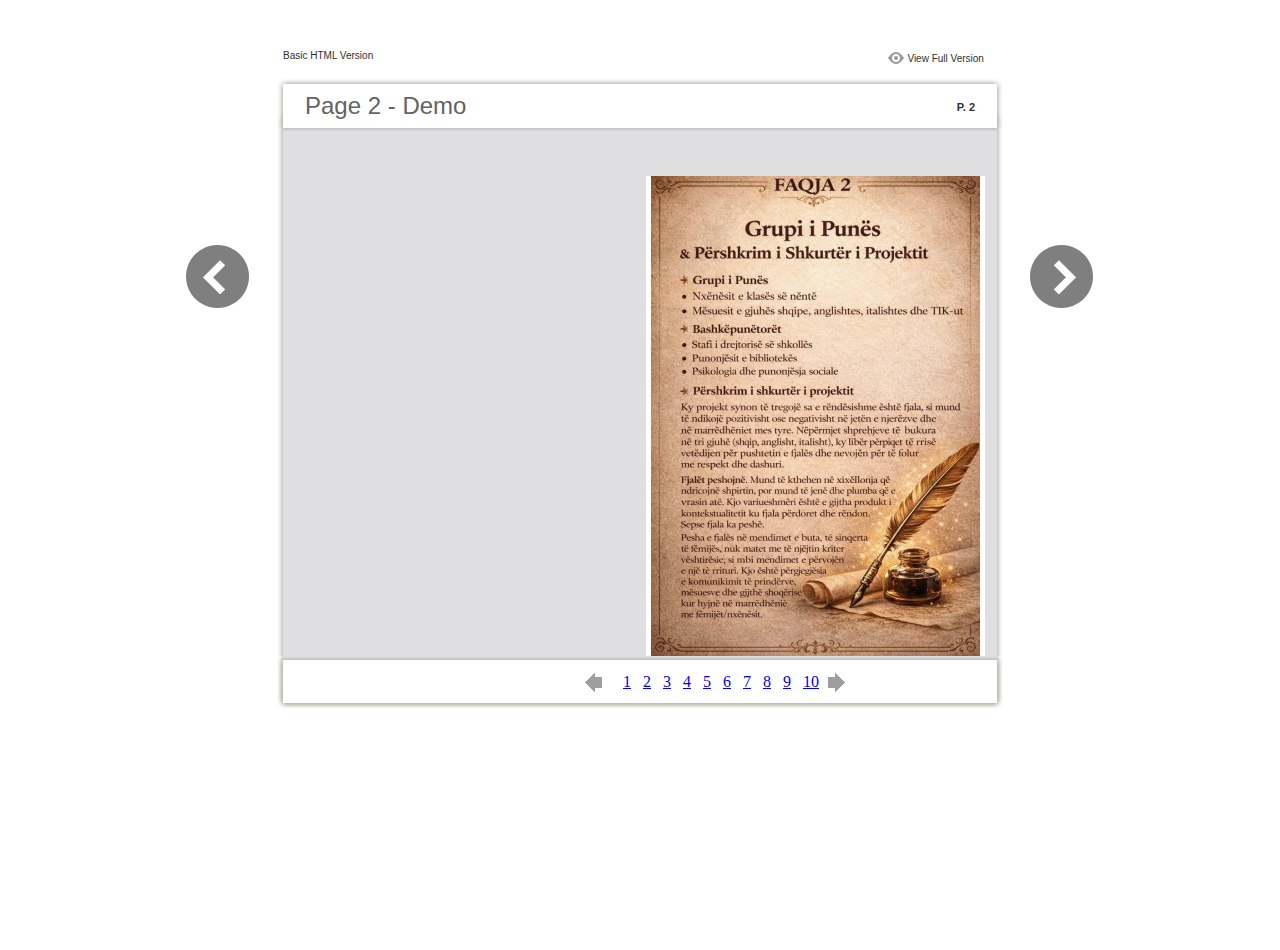
<file: files/basic-html/page2.html>
<html xmlns="http://www.w3.org/1999/xhtml"><head>
        <meta http-equiv="Content-Type" content="text/html; charset=utf-8">
        <meta name="description" content="${meta.description}">
        <meta name="keywords" content="${meta.keywords}">
        <title>Page 2 - Demo</title>
<style type="text/css">
body {
	margin-left: 0px;
	margin-top: 0px;
	margin-right: 0px;
	margin-bottom: 0px;
}
  
#container {margin:50px auto;padding:0px;width:910px;}
#left-button{ width:90px; height:100%;float:left }
#middle{ width:730px; margin:0px; float: left;}
#right-button{ width:90px; float:left;}
html, body, div, ul, li, dl, dt, dd, h1, h2, h3, h4, h5, h6, form, input, dd,select, button, textarea, iframe, table, th, td { margin: 0; padding: 0; }
img { border: 0 none; display:block;}
span,ul,li,image{ padding:0px; margin:0px; list-style:none;}
#top-title{ width:714px; margin-bottom:10px; float:left; padding:0px 8px}
#top-title2{ width:320px;  float:right;}
#content{ width: 730px; float:left;}
#content-top{ width:730px; background-image:url(images/top_bg.jpg); height:56px; background-repeat:no-repeat; float:left;}
#content-top1{ width:70%; padding:16px 0px 0px 30px; font-family:Arial, Helvetica, sans-serif; font-size:24px; color:#636363;float:left;}
#content-top2{ width:60px; float:right; padding:25px 30px 0px 0px;font-family:Arial, Helvetica, sans-serif; font-size:11px; color:#2f2f2f; font-weight:bold; text-align:right}
#content-middle{ width:730px; background-image:url(images/middle_bg.jpg); background-repeat:repeat-y;float:left;}
#content-middle1{ width:475px; padding:25px 0px 25px 35px; font-family:Arial, Helvetica, sans-serif; font-size:12px; color:#636363; line-height:150%;float:left;}
#content-middle2{  padding:7px; float:right; margin:25px 35px 0px 0px; border:solid 1px #c8c8c9; background-color:#FFF; text-align:center}
#content-bottom{ width:730px; background-image:url(images/bottom_bg.jpg); background-repeat:no-repeat; height:58px;float:left;}
#content-bottom2{ width:110px; height:42px; margin:0px auto; padding-top:4px;}
#input{ width:58px; height:20px; background-color:#FFF; border:solid 1px #dfdfe0; color:#636363; text-align:center; font-size:11px;}
.font1{ font-family:Arial, Helvetica, sans-serif; font-size:10px; color:#2f2f2f;}
.font1 a:link{
	text-decoration: none;
    color:#2f2f2f;

}
.font1 a:visited{
	text-decoration: none;
    color:#2f2f2f;
	
}
.font1 a:hover{
	color: #2f2f2f;
	text-decoration: underline;
}

.text-container {
padding: 20px;
color: #333;
margin-top: 24px;
line-height: 22px;
border-top-left-radius: 3px;
border-top-right-radius: 3px;
}

.use-as-video {
float: right;
padding-left: 20px;
}
.cc-float-fix:before, .cc-float-fix:after {
content: "";
line-height: 0;
height: 0;
width: 0;
display: block;
visibility: hidden;
}
.use-as-video-img {
cursor: pointer;
position: relative;
width: 320px;
height: 180px;
}
.use-as-video-title {
font-size: 15px;
font-weight: bold;
color: #000000;
padding-bottom: 5px;
}


</style>
<script type="text/javascript">
function MM_preloadImages() { //v3.0
  var d=document; if(d.images){ if(!d.MM_p) d.MM_p=new Array();
    var i,j=d.MM_p.length,a=MM_preloadImages.arguments; for(i=0; i<a.length; i++)
    if (a[i].indexOf("#")!=0){ d.MM_p[j]=new Image; d.MM_p[j++].src=a[i];}}
}

function MM_swapImgRestore() { //v3.0
  var i,x,a=document.MM_sr; for(i=0;a&&i<a.length&&(x=a[i])&&x.oSrc;i++) x.src=x.oSrc;
}

function MM_findObj(n, d) { //v4.01
  var p,i,x;  if(!d) d=document; if((p=n.indexOf("?"))>0&&parent.frames.length) {
    d=parent.frames[n.substring(p+1)].document; n=n.substring(0,p);}
  if(!(x=d[n])&&d.all) x=d.all[n]; for (i=0;!x&&i<d.forms.length;i++) x=d.forms[i][n];
  for(i=0;!x&&d.layers&&i<d.layers.length;i++) x=MM_findObj(n,d.layers[i].document);
  if(!x && d.getElementById) x=d.getElementById(n); return x;
}

function MM_swapImage() { //v3.0
  var i,j=0,x,a=MM_swapImage.arguments; document.MM_sr=new Array; for(i=0;i<(a.length-2);i+=3)
   if ((x=MM_findObj(a[i]))!=null){document.MM_sr[j++]=x; if(!x.oSrc) x.oSrc=x.src; x.src=a[i+2];}
}
</script>
</head>

<body onload="MM_preloadImages('images/next2.png','images/previous2.png')">
<div id="container">
<div id="left-button">
  <p>&nbsp;</p>
  <p>&nbsp;</p>
  <p>&nbsp;</p>
  <p>&nbsp;</p>
  <p>&nbsp;</p>
  <p><a href="page1.html"><img src="images/previous_big.png" width="90" height="80" /></a></p>
</div>
<div id="middle">
  <div id="top-title"><span class="font1">Basic HTML Version</span>
    <div id="top-title2">
      <table width="100%" border="0" align="right" cellpadding="0" cellspacing="0">
        <tr>
        	<td width="66%"> </td>
          <td width="35%" style="display:none" align="right"><img src="images/content.png" width="19" height="16" /></td>
          <td width="31%" style="display:none" class="font1"><a href="${body.tocURL}">Table of Contents</a></td>
          <td width="6%"><img src="images/view.png" width="19" height="16" /></td>
          <td width="28%" class="font1"><a href="../../index.html#p=2">View Full Version</a></td>
        </tr>
      </table>
    </div>
  </div>
  <div id="content">
     <div id="content-top">
        <div id="content-top1">Page 2 - Demo</div>
        <div id="content-top2">P. 2</div>
     </div>
     <div id="content-middle">
      <div class="text-container">
          <div class="use-as-video cc-float-fix">
            <a style="text-decoration: none;" href="../../index.html#p=2"><img src="../thumb/2.jpg" /></a>
          </div>
          <p class="use-as-video-title"></p>
          <pre style="word-break:break-all;"><code><p class="use-as-video-title"></p>
                                <pre style="white-space:pre-line"><code>
                                    
                                </code></pre></code></pre>
     	</div>
    
     </div>
     <div id="content-bottom">
       <div id="content-bottom2">
         <table width="110" border="0" cellspacing="0" cellpadding="0">
           <tr>
             <td width="22%" height="44"><a href="page1.html"><img src="images/previous.png" width="26" height="19" id="Image2" onmouseover="MM_swapImage('Image2','','images/previous2.png',1)" onmouseout="MM_swapImgRestore()" /></a></td>
             <td width="43%">
             	&nbsp;&nbsp;&nbsp;<a href="page1.html">1</a>&nbsp;&nbsp;&nbsp;<a href="page2.html">2</a>&nbsp;&nbsp;&nbsp;<a href="page3.html">3</a>&nbsp;&nbsp;&nbsp;<a href="page4.html">4</a>&nbsp;&nbsp;&nbsp;<a href="page5.html">5</a>&nbsp;&nbsp;&nbsp;<a href="page6.html">6</a>&nbsp;&nbsp;&nbsp;<a href="page7.html">7</a>&nbsp;&nbsp;&nbsp;<a href="page8.html">8</a>&nbsp;&nbsp;&nbsp;<a href="page9.html">9</a>&nbsp;&nbsp;&nbsp;<a href="page10.html">10</a>
             </td>
             <td width="35%"><a href="page3.html"><img src="images/next.png" width="26" height="19" id="Image1" onmouseover="MM_swapImage('Image1','','images/next2.png',1)" onmouseout="MM_swapImgRestore()" /></a></td>
           </tr>
         </table>
       </div>
     </div>
  </div>
</div>
<div id="right-button">
  <p>&nbsp;</p>
  <p>&nbsp;</p>
  <p>&nbsp;</p>
  <p>&nbsp;</p>
  <p>&nbsp;</p>
  <p><a href="page3.html"><img src="images/next_big.png" width="90" height="80" /></a></p>
</div>


</div>
</body>
</html>
</file>
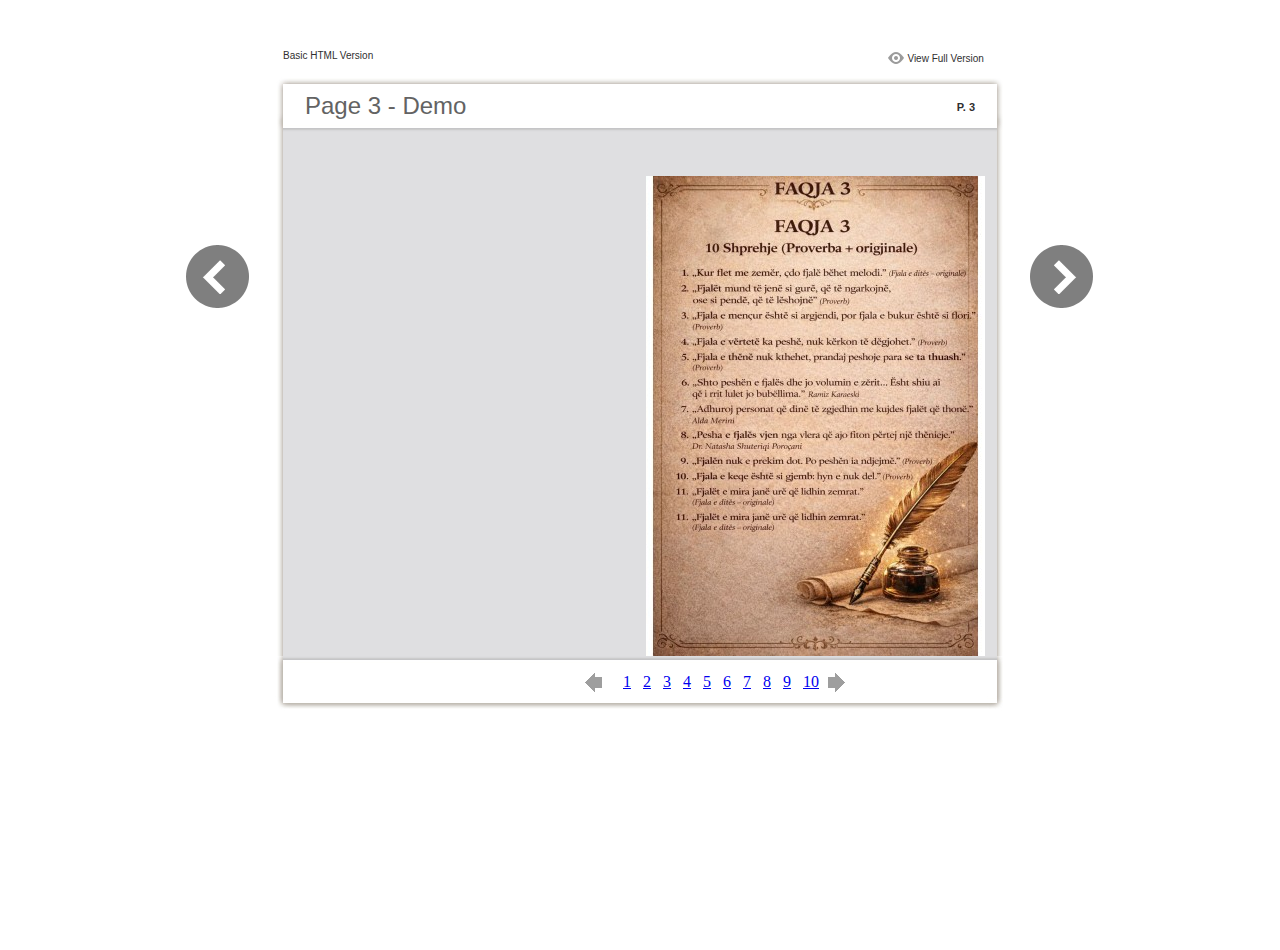
<file: files/basic-html/page3.html>
<html xmlns="http://www.w3.org/1999/xhtml"><head>
        <meta http-equiv="Content-Type" content="text/html; charset=utf-8">
        <meta name="description" content="${meta.description}">
        <meta name="keywords" content="${meta.keywords}">
        <title>Page 3 - Demo</title>
<style type="text/css">
body {
	margin-left: 0px;
	margin-top: 0px;
	margin-right: 0px;
	margin-bottom: 0px;
}
  
#container {margin:50px auto;padding:0px;width:910px;}
#left-button{ width:90px; height:100%;float:left }
#middle{ width:730px; margin:0px; float: left;}
#right-button{ width:90px; float:left;}
html, body, div, ul, li, dl, dt, dd, h1, h2, h3, h4, h5, h6, form, input, dd,select, button, textarea, iframe, table, th, td { margin: 0; padding: 0; }
img { border: 0 none; display:block;}
span,ul,li,image{ padding:0px; margin:0px; list-style:none;}
#top-title{ width:714px; margin-bottom:10px; float:left; padding:0px 8px}
#top-title2{ width:320px;  float:right;}
#content{ width: 730px; float:left;}
#content-top{ width:730px; background-image:url(images/top_bg.jpg); height:56px; background-repeat:no-repeat; float:left;}
#content-top1{ width:70%; padding:16px 0px 0px 30px; font-family:Arial, Helvetica, sans-serif; font-size:24px; color:#636363;float:left;}
#content-top2{ width:60px; float:right; padding:25px 30px 0px 0px;font-family:Arial, Helvetica, sans-serif; font-size:11px; color:#2f2f2f; font-weight:bold; text-align:right}
#content-middle{ width:730px; background-image:url(images/middle_bg.jpg); background-repeat:repeat-y;float:left;}
#content-middle1{ width:475px; padding:25px 0px 25px 35px; font-family:Arial, Helvetica, sans-serif; font-size:12px; color:#636363; line-height:150%;float:left;}
#content-middle2{  padding:7px; float:right; margin:25px 35px 0px 0px; border:solid 1px #c8c8c9; background-color:#FFF; text-align:center}
#content-bottom{ width:730px; background-image:url(images/bottom_bg.jpg); background-repeat:no-repeat; height:58px;float:left;}
#content-bottom2{ width:110px; height:42px; margin:0px auto; padding-top:4px;}
#input{ width:58px; height:20px; background-color:#FFF; border:solid 1px #dfdfe0; color:#636363; text-align:center; font-size:11px;}
.font1{ font-family:Arial, Helvetica, sans-serif; font-size:10px; color:#2f2f2f;}
.font1 a:link{
	text-decoration: none;
    color:#2f2f2f;

}
.font1 a:visited{
	text-decoration: none;
    color:#2f2f2f;
	
}
.font1 a:hover{
	color: #2f2f2f;
	text-decoration: underline;
}

.text-container {
padding: 20px;
color: #333;
margin-top: 24px;
line-height: 22px;
border-top-left-radius: 3px;
border-top-right-radius: 3px;
}

.use-as-video {
float: right;
padding-left: 20px;
}
.cc-float-fix:before, .cc-float-fix:after {
content: "";
line-height: 0;
height: 0;
width: 0;
display: block;
visibility: hidden;
}
.use-as-video-img {
cursor: pointer;
position: relative;
width: 320px;
height: 180px;
}
.use-as-video-title {
font-size: 15px;
font-weight: bold;
color: #000000;
padding-bottom: 5px;
}


</style>
<script type="text/javascript">
function MM_preloadImages() { //v3.0
  var d=document; if(d.images){ if(!d.MM_p) d.MM_p=new Array();
    var i,j=d.MM_p.length,a=MM_preloadImages.arguments; for(i=0; i<a.length; i++)
    if (a[i].indexOf("#")!=0){ d.MM_p[j]=new Image; d.MM_p[j++].src=a[i];}}
}

function MM_swapImgRestore() { //v3.0
  var i,x,a=document.MM_sr; for(i=0;a&&i<a.length&&(x=a[i])&&x.oSrc;i++) x.src=x.oSrc;
}

function MM_findObj(n, d) { //v4.01
  var p,i,x;  if(!d) d=document; if((p=n.indexOf("?"))>0&&parent.frames.length) {
    d=parent.frames[n.substring(p+1)].document; n=n.substring(0,p);}
  if(!(x=d[n])&&d.all) x=d.all[n]; for (i=0;!x&&i<d.forms.length;i++) x=d.forms[i][n];
  for(i=0;!x&&d.layers&&i<d.layers.length;i++) x=MM_findObj(n,d.layers[i].document);
  if(!x && d.getElementById) x=d.getElementById(n); return x;
}

function MM_swapImage() { //v3.0
  var i,j=0,x,a=MM_swapImage.arguments; document.MM_sr=new Array; for(i=0;i<(a.length-2);i+=3)
   if ((x=MM_findObj(a[i]))!=null){document.MM_sr[j++]=x; if(!x.oSrc) x.oSrc=x.src; x.src=a[i+2];}
}
</script>
</head>

<body onload="MM_preloadImages('images/next2.png','images/previous2.png')">
<div id="container">
<div id="left-button">
  <p>&nbsp;</p>
  <p>&nbsp;</p>
  <p>&nbsp;</p>
  <p>&nbsp;</p>
  <p>&nbsp;</p>
  <p><a href="page2.html"><img src="images/previous_big.png" width="90" height="80" /></a></p>
</div>
<div id="middle">
  <div id="top-title"><span class="font1">Basic HTML Version</span>
    <div id="top-title2">
      <table width="100%" border="0" align="right" cellpadding="0" cellspacing="0">
        <tr>
        	<td width="66%"> </td>
          <td width="35%" style="display:none" align="right"><img src="images/content.png" width="19" height="16" /></td>
          <td width="31%" style="display:none" class="font1"><a href="${body.tocURL}">Table of Contents</a></td>
          <td width="6%"><img src="images/view.png" width="19" height="16" /></td>
          <td width="28%" class="font1"><a href="../../index.html#p=3">View Full Version</a></td>
        </tr>
      </table>
    </div>
  </div>
  <div id="content">
     <div id="content-top">
        <div id="content-top1">Page 3 - Demo</div>
        <div id="content-top2">P. 3</div>
     </div>
     <div id="content-middle">
      <div class="text-container">
          <div class="use-as-video cc-float-fix">
            <a style="text-decoration: none;" href="../../index.html#p=3"><img src="../thumb/3.jpg" /></a>
          </div>
          <p class="use-as-video-title"></p>
          <pre style="word-break:break-all;"><code><p class="use-as-video-title"></p>
                                <pre style="white-space:pre-line"><code>
                                    
                                </code></pre></code></pre>
     	</div>
    
     </div>
     <div id="content-bottom">
       <div id="content-bottom2">
         <table width="110" border="0" cellspacing="0" cellpadding="0">
           <tr>
             <td width="22%" height="44"><a href="page2.html"><img src="images/previous.png" width="26" height="19" id="Image2" onmouseover="MM_swapImage('Image2','','images/previous2.png',1)" onmouseout="MM_swapImgRestore()" /></a></td>
             <td width="43%">
             	&nbsp;&nbsp;&nbsp;<a href="page1.html">1</a>&nbsp;&nbsp;&nbsp;<a href="page2.html">2</a>&nbsp;&nbsp;&nbsp;<a href="page3.html">3</a>&nbsp;&nbsp;&nbsp;<a href="page4.html">4</a>&nbsp;&nbsp;&nbsp;<a href="page5.html">5</a>&nbsp;&nbsp;&nbsp;<a href="page6.html">6</a>&nbsp;&nbsp;&nbsp;<a href="page7.html">7</a>&nbsp;&nbsp;&nbsp;<a href="page8.html">8</a>&nbsp;&nbsp;&nbsp;<a href="page9.html">9</a>&nbsp;&nbsp;&nbsp;<a href="page10.html">10</a>
             </td>
             <td width="35%"><a href="page4.html"><img src="images/next.png" width="26" height="19" id="Image1" onmouseover="MM_swapImage('Image1','','images/next2.png',1)" onmouseout="MM_swapImgRestore()" /></a></td>
           </tr>
         </table>
       </div>
     </div>
  </div>
</div>
<div id="right-button">
  <p>&nbsp;</p>
  <p>&nbsp;</p>
  <p>&nbsp;</p>
  <p>&nbsp;</p>
  <p>&nbsp;</p>
  <p><a href="page4.html"><img src="images/next_big.png" width="90" height="80" /></a></p>
</div>


</div>
</body>
</html>
</file>
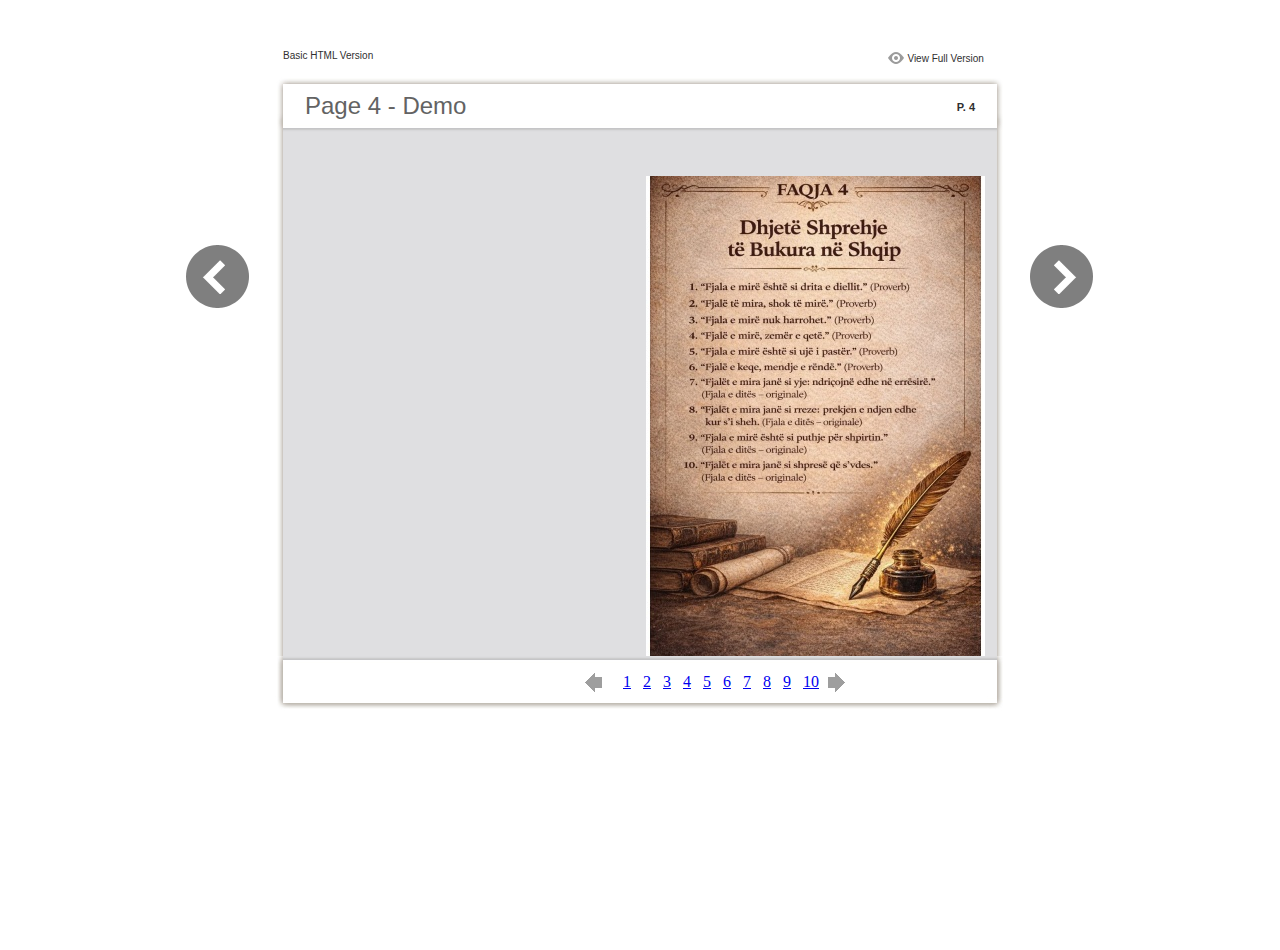
<file: files/basic-html/page4.html>
<html xmlns="http://www.w3.org/1999/xhtml"><head>
        <meta http-equiv="Content-Type" content="text/html; charset=utf-8">
        <meta name="description" content="${meta.description}">
        <meta name="keywords" content="${meta.keywords}">
        <title>Page 4 - Demo</title>
<style type="text/css">
body {
	margin-left: 0px;
	margin-top: 0px;
	margin-right: 0px;
	margin-bottom: 0px;
}
  
#container {margin:50px auto;padding:0px;width:910px;}
#left-button{ width:90px; height:100%;float:left }
#middle{ width:730px; margin:0px; float: left;}
#right-button{ width:90px; float:left;}
html, body, div, ul, li, dl, dt, dd, h1, h2, h3, h4, h5, h6, form, input, dd,select, button, textarea, iframe, table, th, td { margin: 0; padding: 0; }
img { border: 0 none; display:block;}
span,ul,li,image{ padding:0px; margin:0px; list-style:none;}
#top-title{ width:714px; margin-bottom:10px; float:left; padding:0px 8px}
#top-title2{ width:320px;  float:right;}
#content{ width: 730px; float:left;}
#content-top{ width:730px; background-image:url(images/top_bg.jpg); height:56px; background-repeat:no-repeat; float:left;}
#content-top1{ width:70%; padding:16px 0px 0px 30px; font-family:Arial, Helvetica, sans-serif; font-size:24px; color:#636363;float:left;}
#content-top2{ width:60px; float:right; padding:25px 30px 0px 0px;font-family:Arial, Helvetica, sans-serif; font-size:11px; color:#2f2f2f; font-weight:bold; text-align:right}
#content-middle{ width:730px; background-image:url(images/middle_bg.jpg); background-repeat:repeat-y;float:left;}
#content-middle1{ width:475px; padding:25px 0px 25px 35px; font-family:Arial, Helvetica, sans-serif; font-size:12px; color:#636363; line-height:150%;float:left;}
#content-middle2{  padding:7px; float:right; margin:25px 35px 0px 0px; border:solid 1px #c8c8c9; background-color:#FFF; text-align:center}
#content-bottom{ width:730px; background-image:url(images/bottom_bg.jpg); background-repeat:no-repeat; height:58px;float:left;}
#content-bottom2{ width:110px; height:42px; margin:0px auto; padding-top:4px;}
#input{ width:58px; height:20px; background-color:#FFF; border:solid 1px #dfdfe0; color:#636363; text-align:center; font-size:11px;}
.font1{ font-family:Arial, Helvetica, sans-serif; font-size:10px; color:#2f2f2f;}
.font1 a:link{
	text-decoration: none;
    color:#2f2f2f;

}
.font1 a:visited{
	text-decoration: none;
    color:#2f2f2f;
	
}
.font1 a:hover{
	color: #2f2f2f;
	text-decoration: underline;
}

.text-container {
padding: 20px;
color: #333;
margin-top: 24px;
line-height: 22px;
border-top-left-radius: 3px;
border-top-right-radius: 3px;
}

.use-as-video {
float: right;
padding-left: 20px;
}
.cc-float-fix:before, .cc-float-fix:after {
content: "";
line-height: 0;
height: 0;
width: 0;
display: block;
visibility: hidden;
}
.use-as-video-img {
cursor: pointer;
position: relative;
width: 320px;
height: 180px;
}
.use-as-video-title {
font-size: 15px;
font-weight: bold;
color: #000000;
padding-bottom: 5px;
}


</style>
<script type="text/javascript">
function MM_preloadImages() { //v3.0
  var d=document; if(d.images){ if(!d.MM_p) d.MM_p=new Array();
    var i,j=d.MM_p.length,a=MM_preloadImages.arguments; for(i=0; i<a.length; i++)
    if (a[i].indexOf("#")!=0){ d.MM_p[j]=new Image; d.MM_p[j++].src=a[i];}}
}

function MM_swapImgRestore() { //v3.0
  var i,x,a=document.MM_sr; for(i=0;a&&i<a.length&&(x=a[i])&&x.oSrc;i++) x.src=x.oSrc;
}

function MM_findObj(n, d) { //v4.01
  var p,i,x;  if(!d) d=document; if((p=n.indexOf("?"))>0&&parent.frames.length) {
    d=parent.frames[n.substring(p+1)].document; n=n.substring(0,p);}
  if(!(x=d[n])&&d.all) x=d.all[n]; for (i=0;!x&&i<d.forms.length;i++) x=d.forms[i][n];
  for(i=0;!x&&d.layers&&i<d.layers.length;i++) x=MM_findObj(n,d.layers[i].document);
  if(!x && d.getElementById) x=d.getElementById(n); return x;
}

function MM_swapImage() { //v3.0
  var i,j=0,x,a=MM_swapImage.arguments; document.MM_sr=new Array; for(i=0;i<(a.length-2);i+=3)
   if ((x=MM_findObj(a[i]))!=null){document.MM_sr[j++]=x; if(!x.oSrc) x.oSrc=x.src; x.src=a[i+2];}
}
</script>
</head>

<body onload="MM_preloadImages('images/next2.png','images/previous2.png')">
<div id="container">
<div id="left-button">
  <p>&nbsp;</p>
  <p>&nbsp;</p>
  <p>&nbsp;</p>
  <p>&nbsp;</p>
  <p>&nbsp;</p>
  <p><a href="page3.html"><img src="images/previous_big.png" width="90" height="80" /></a></p>
</div>
<div id="middle">
  <div id="top-title"><span class="font1">Basic HTML Version</span>
    <div id="top-title2">
      <table width="100%" border="0" align="right" cellpadding="0" cellspacing="0">
        <tr>
        	<td width="66%"> </td>
          <td width="35%" style="display:none" align="right"><img src="images/content.png" width="19" height="16" /></td>
          <td width="31%" style="display:none" class="font1"><a href="${body.tocURL}">Table of Contents</a></td>
          <td width="6%"><img src="images/view.png" width="19" height="16" /></td>
          <td width="28%" class="font1"><a href="../../index.html#p=4">View Full Version</a></td>
        </tr>
      </table>
    </div>
  </div>
  <div id="content">
     <div id="content-top">
        <div id="content-top1">Page 4 - Demo</div>
        <div id="content-top2">P. 4</div>
     </div>
     <div id="content-middle">
      <div class="text-container">
          <div class="use-as-video cc-float-fix">
            <a style="text-decoration: none;" href="../../index.html#p=4"><img src="../thumb/4.jpg" /></a>
          </div>
          <p class="use-as-video-title"></p>
          <pre style="word-break:break-all;"><code><p class="use-as-video-title"></p>
                                <pre style="white-space:pre-line"><code>
                                    
                                </code></pre></code></pre>
     	</div>
    
     </div>
     <div id="content-bottom">
       <div id="content-bottom2">
         <table width="110" border="0" cellspacing="0" cellpadding="0">
           <tr>
             <td width="22%" height="44"><a href="page3.html"><img src="images/previous.png" width="26" height="19" id="Image2" onmouseover="MM_swapImage('Image2','','images/previous2.png',1)" onmouseout="MM_swapImgRestore()" /></a></td>
             <td width="43%">
             	&nbsp;&nbsp;&nbsp;<a href="page1.html">1</a>&nbsp;&nbsp;&nbsp;<a href="page2.html">2</a>&nbsp;&nbsp;&nbsp;<a href="page3.html">3</a>&nbsp;&nbsp;&nbsp;<a href="page4.html">4</a>&nbsp;&nbsp;&nbsp;<a href="page5.html">5</a>&nbsp;&nbsp;&nbsp;<a href="page6.html">6</a>&nbsp;&nbsp;&nbsp;<a href="page7.html">7</a>&nbsp;&nbsp;&nbsp;<a href="page8.html">8</a>&nbsp;&nbsp;&nbsp;<a href="page9.html">9</a>&nbsp;&nbsp;&nbsp;<a href="page10.html">10</a>
             </td>
             <td width="35%"><a href="page5.html"><img src="images/next.png" width="26" height="19" id="Image1" onmouseover="MM_swapImage('Image1','','images/next2.png',1)" onmouseout="MM_swapImgRestore()" /></a></td>
           </tr>
         </table>
       </div>
     </div>
  </div>
</div>
<div id="right-button">
  <p>&nbsp;</p>
  <p>&nbsp;</p>
  <p>&nbsp;</p>
  <p>&nbsp;</p>
  <p>&nbsp;</p>
  <p><a href="page5.html"><img src="images/next_big.png" width="90" height="80" /></a></p>
</div>


</div>
</body>
</html>
</file>
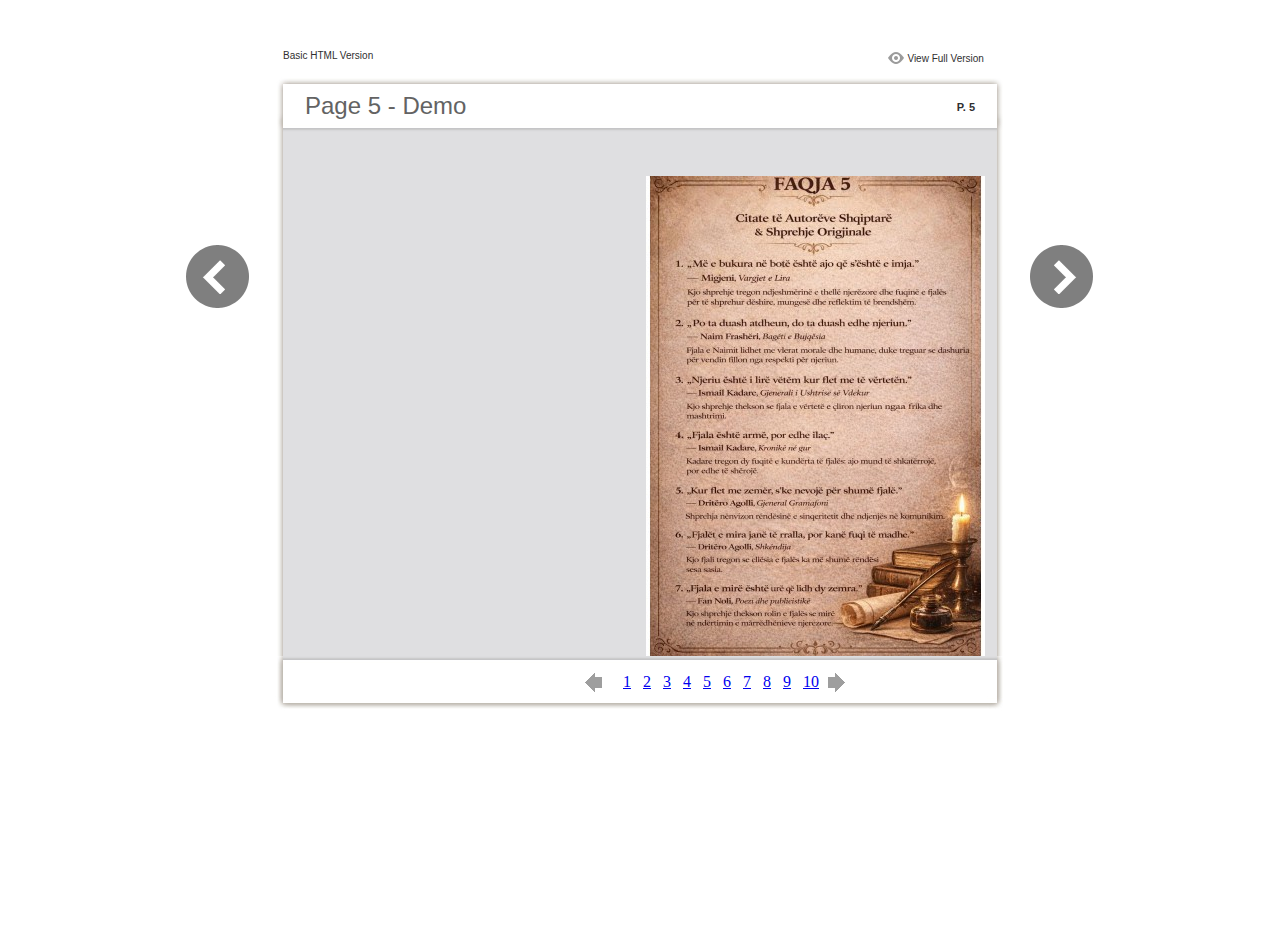
<file: files/basic-html/page5.html>
<html xmlns="http://www.w3.org/1999/xhtml"><head>
        <meta http-equiv="Content-Type" content="text/html; charset=utf-8">
        <meta name="description" content="${meta.description}">
        <meta name="keywords" content="${meta.keywords}">
        <title>Page 5 - Demo</title>
<style type="text/css">
body {
	margin-left: 0px;
	margin-top: 0px;
	margin-right: 0px;
	margin-bottom: 0px;
}
  
#container {margin:50px auto;padding:0px;width:910px;}
#left-button{ width:90px; height:100%;float:left }
#middle{ width:730px; margin:0px; float: left;}
#right-button{ width:90px; float:left;}
html, body, div, ul, li, dl, dt, dd, h1, h2, h3, h4, h5, h6, form, input, dd,select, button, textarea, iframe, table, th, td { margin: 0; padding: 0; }
img { border: 0 none; display:block;}
span,ul,li,image{ padding:0px; margin:0px; list-style:none;}
#top-title{ width:714px; margin-bottom:10px; float:left; padding:0px 8px}
#top-title2{ width:320px;  float:right;}
#content{ width: 730px; float:left;}
#content-top{ width:730px; background-image:url(images/top_bg.jpg); height:56px; background-repeat:no-repeat; float:left;}
#content-top1{ width:70%; padding:16px 0px 0px 30px; font-family:Arial, Helvetica, sans-serif; font-size:24px; color:#636363;float:left;}
#content-top2{ width:60px; float:right; padding:25px 30px 0px 0px;font-family:Arial, Helvetica, sans-serif; font-size:11px; color:#2f2f2f; font-weight:bold; text-align:right}
#content-middle{ width:730px; background-image:url(images/middle_bg.jpg); background-repeat:repeat-y;float:left;}
#content-middle1{ width:475px; padding:25px 0px 25px 35px; font-family:Arial, Helvetica, sans-serif; font-size:12px; color:#636363; line-height:150%;float:left;}
#content-middle2{  padding:7px; float:right; margin:25px 35px 0px 0px; border:solid 1px #c8c8c9; background-color:#FFF; text-align:center}
#content-bottom{ width:730px; background-image:url(images/bottom_bg.jpg); background-repeat:no-repeat; height:58px;float:left;}
#content-bottom2{ width:110px; height:42px; margin:0px auto; padding-top:4px;}
#input{ width:58px; height:20px; background-color:#FFF; border:solid 1px #dfdfe0; color:#636363; text-align:center; font-size:11px;}
.font1{ font-family:Arial, Helvetica, sans-serif; font-size:10px; color:#2f2f2f;}
.font1 a:link{
	text-decoration: none;
    color:#2f2f2f;

}
.font1 a:visited{
	text-decoration: none;
    color:#2f2f2f;
	
}
.font1 a:hover{
	color: #2f2f2f;
	text-decoration: underline;
}

.text-container {
padding: 20px;
color: #333;
margin-top: 24px;
line-height: 22px;
border-top-left-radius: 3px;
border-top-right-radius: 3px;
}

.use-as-video {
float: right;
padding-left: 20px;
}
.cc-float-fix:before, .cc-float-fix:after {
content: "";
line-height: 0;
height: 0;
width: 0;
display: block;
visibility: hidden;
}
.use-as-video-img {
cursor: pointer;
position: relative;
width: 320px;
height: 180px;
}
.use-as-video-title {
font-size: 15px;
font-weight: bold;
color: #000000;
padding-bottom: 5px;
}


</style>
<script type="text/javascript">
function MM_preloadImages() { //v3.0
  var d=document; if(d.images){ if(!d.MM_p) d.MM_p=new Array();
    var i,j=d.MM_p.length,a=MM_preloadImages.arguments; for(i=0; i<a.length; i++)
    if (a[i].indexOf("#")!=0){ d.MM_p[j]=new Image; d.MM_p[j++].src=a[i];}}
}

function MM_swapImgRestore() { //v3.0
  var i,x,a=document.MM_sr; for(i=0;a&&i<a.length&&(x=a[i])&&x.oSrc;i++) x.src=x.oSrc;
}

function MM_findObj(n, d) { //v4.01
  var p,i,x;  if(!d) d=document; if((p=n.indexOf("?"))>0&&parent.frames.length) {
    d=parent.frames[n.substring(p+1)].document; n=n.substring(0,p);}
  if(!(x=d[n])&&d.all) x=d.all[n]; for (i=0;!x&&i<d.forms.length;i++) x=d.forms[i][n];
  for(i=0;!x&&d.layers&&i<d.layers.length;i++) x=MM_findObj(n,d.layers[i].document);
  if(!x && d.getElementById) x=d.getElementById(n); return x;
}

function MM_swapImage() { //v3.0
  var i,j=0,x,a=MM_swapImage.arguments; document.MM_sr=new Array; for(i=0;i<(a.length-2);i+=3)
   if ((x=MM_findObj(a[i]))!=null){document.MM_sr[j++]=x; if(!x.oSrc) x.oSrc=x.src; x.src=a[i+2];}
}
</script>
</head>

<body onload="MM_preloadImages('images/next2.png','images/previous2.png')">
<div id="container">
<div id="left-button">
  <p>&nbsp;</p>
  <p>&nbsp;</p>
  <p>&nbsp;</p>
  <p>&nbsp;</p>
  <p>&nbsp;</p>
  <p><a href="page4.html"><img src="images/previous_big.png" width="90" height="80" /></a></p>
</div>
<div id="middle">
  <div id="top-title"><span class="font1">Basic HTML Version</span>
    <div id="top-title2">
      <table width="100%" border="0" align="right" cellpadding="0" cellspacing="0">
        <tr>
        	<td width="66%"> </td>
          <td width="35%" style="display:none" align="right"><img src="images/content.png" width="19" height="16" /></td>
          <td width="31%" style="display:none" class="font1"><a href="${body.tocURL}">Table of Contents</a></td>
          <td width="6%"><img src="images/view.png" width="19" height="16" /></td>
          <td width="28%" class="font1"><a href="../../index.html#p=5">View Full Version</a></td>
        </tr>
      </table>
    </div>
  </div>
  <div id="content">
     <div id="content-top">
        <div id="content-top1">Page 5 - Demo</div>
        <div id="content-top2">P. 5</div>
     </div>
     <div id="content-middle">
      <div class="text-container">
          <div class="use-as-video cc-float-fix">
            <a style="text-decoration: none;" href="../../index.html#p=5"><img src="../thumb/5.jpg" /></a>
          </div>
          <p class="use-as-video-title"></p>
          <pre style="word-break:break-all;"><code><p class="use-as-video-title"></p>
                                <pre style="white-space:pre-line"><code>
                                    
                                </code></pre></code></pre>
     	</div>
    
     </div>
     <div id="content-bottom">
       <div id="content-bottom2">
         <table width="110" border="0" cellspacing="0" cellpadding="0">
           <tr>
             <td width="22%" height="44"><a href="page4.html"><img src="images/previous.png" width="26" height="19" id="Image2" onmouseover="MM_swapImage('Image2','','images/previous2.png',1)" onmouseout="MM_swapImgRestore()" /></a></td>
             <td width="43%">
             	&nbsp;&nbsp;&nbsp;<a href="page1.html">1</a>&nbsp;&nbsp;&nbsp;<a href="page2.html">2</a>&nbsp;&nbsp;&nbsp;<a href="page3.html">3</a>&nbsp;&nbsp;&nbsp;<a href="page4.html">4</a>&nbsp;&nbsp;&nbsp;<a href="page5.html">5</a>&nbsp;&nbsp;&nbsp;<a href="page6.html">6</a>&nbsp;&nbsp;&nbsp;<a href="page7.html">7</a>&nbsp;&nbsp;&nbsp;<a href="page8.html">8</a>&nbsp;&nbsp;&nbsp;<a href="page9.html">9</a>&nbsp;&nbsp;&nbsp;<a href="page10.html">10</a>
             </td>
             <td width="35%"><a href="page6.html"><img src="images/next.png" width="26" height="19" id="Image1" onmouseover="MM_swapImage('Image1','','images/next2.png',1)" onmouseout="MM_swapImgRestore()" /></a></td>
           </tr>
         </table>
       </div>
     </div>
  </div>
</div>
<div id="right-button">
  <p>&nbsp;</p>
  <p>&nbsp;</p>
  <p>&nbsp;</p>
  <p>&nbsp;</p>
  <p>&nbsp;</p>
  <p><a href="page6.html"><img src="images/next_big.png" width="90" height="80" /></a></p>
</div>


</div>
</body>
</html>
</file>
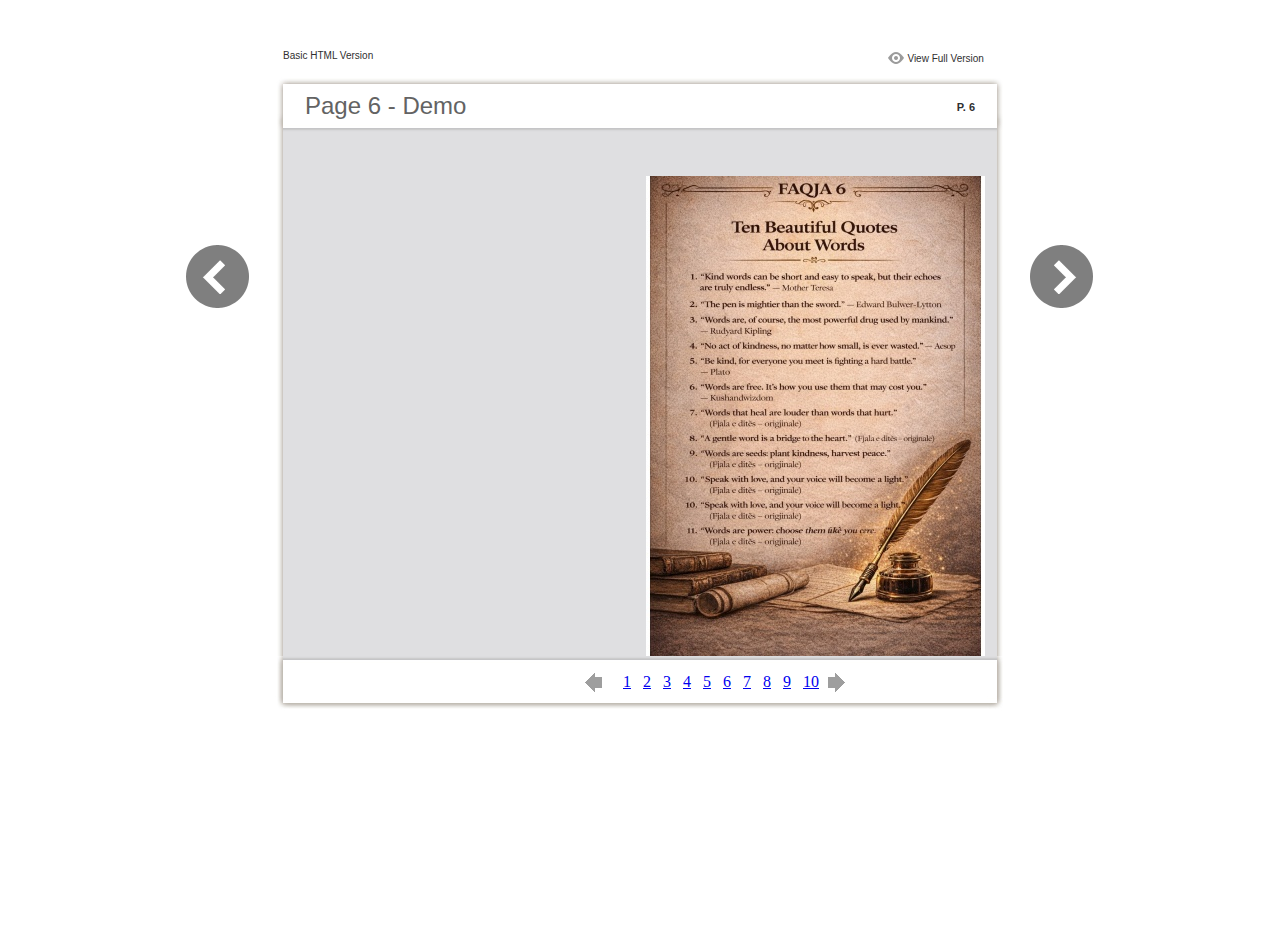
<file: files/basic-html/page6.html>
<html xmlns="http://www.w3.org/1999/xhtml"><head>
        <meta http-equiv="Content-Type" content="text/html; charset=utf-8">
        <meta name="description" content="${meta.description}">
        <meta name="keywords" content="${meta.keywords}">
        <title>Page 6 - Demo</title>
<style type="text/css">
body {
	margin-left: 0px;
	margin-top: 0px;
	margin-right: 0px;
	margin-bottom: 0px;
}
  
#container {margin:50px auto;padding:0px;width:910px;}
#left-button{ width:90px; height:100%;float:left }
#middle{ width:730px; margin:0px; float: left;}
#right-button{ width:90px; float:left;}
html, body, div, ul, li, dl, dt, dd, h1, h2, h3, h4, h5, h6, form, input, dd,select, button, textarea, iframe, table, th, td { margin: 0; padding: 0; }
img { border: 0 none; display:block;}
span,ul,li,image{ padding:0px; margin:0px; list-style:none;}
#top-title{ width:714px; margin-bottom:10px; float:left; padding:0px 8px}
#top-title2{ width:320px;  float:right;}
#content{ width: 730px; float:left;}
#content-top{ width:730px; background-image:url(images/top_bg.jpg); height:56px; background-repeat:no-repeat; float:left;}
#content-top1{ width:70%; padding:16px 0px 0px 30px; font-family:Arial, Helvetica, sans-serif; font-size:24px; color:#636363;float:left;}
#content-top2{ width:60px; float:right; padding:25px 30px 0px 0px;font-family:Arial, Helvetica, sans-serif; font-size:11px; color:#2f2f2f; font-weight:bold; text-align:right}
#content-middle{ width:730px; background-image:url(images/middle_bg.jpg); background-repeat:repeat-y;float:left;}
#content-middle1{ width:475px; padding:25px 0px 25px 35px; font-family:Arial, Helvetica, sans-serif; font-size:12px; color:#636363; line-height:150%;float:left;}
#content-middle2{  padding:7px; float:right; margin:25px 35px 0px 0px; border:solid 1px #c8c8c9; background-color:#FFF; text-align:center}
#content-bottom{ width:730px; background-image:url(images/bottom_bg.jpg); background-repeat:no-repeat; height:58px;float:left;}
#content-bottom2{ width:110px; height:42px; margin:0px auto; padding-top:4px;}
#input{ width:58px; height:20px; background-color:#FFF; border:solid 1px #dfdfe0; color:#636363; text-align:center; font-size:11px;}
.font1{ font-family:Arial, Helvetica, sans-serif; font-size:10px; color:#2f2f2f;}
.font1 a:link{
	text-decoration: none;
    color:#2f2f2f;

}
.font1 a:visited{
	text-decoration: none;
    color:#2f2f2f;
	
}
.font1 a:hover{
	color: #2f2f2f;
	text-decoration: underline;
}

.text-container {
padding: 20px;
color: #333;
margin-top: 24px;
line-height: 22px;
border-top-left-radius: 3px;
border-top-right-radius: 3px;
}

.use-as-video {
float: right;
padding-left: 20px;
}
.cc-float-fix:before, .cc-float-fix:after {
content: "";
line-height: 0;
height: 0;
width: 0;
display: block;
visibility: hidden;
}
.use-as-video-img {
cursor: pointer;
position: relative;
width: 320px;
height: 180px;
}
.use-as-video-title {
font-size: 15px;
font-weight: bold;
color: #000000;
padding-bottom: 5px;
}


</style>
<script type="text/javascript">
function MM_preloadImages() { //v3.0
  var d=document; if(d.images){ if(!d.MM_p) d.MM_p=new Array();
    var i,j=d.MM_p.length,a=MM_preloadImages.arguments; for(i=0; i<a.length; i++)
    if (a[i].indexOf("#")!=0){ d.MM_p[j]=new Image; d.MM_p[j++].src=a[i];}}
}

function MM_swapImgRestore() { //v3.0
  var i,x,a=document.MM_sr; for(i=0;a&&i<a.length&&(x=a[i])&&x.oSrc;i++) x.src=x.oSrc;
}

function MM_findObj(n, d) { //v4.01
  var p,i,x;  if(!d) d=document; if((p=n.indexOf("?"))>0&&parent.frames.length) {
    d=parent.frames[n.substring(p+1)].document; n=n.substring(0,p);}
  if(!(x=d[n])&&d.all) x=d.all[n]; for (i=0;!x&&i<d.forms.length;i++) x=d.forms[i][n];
  for(i=0;!x&&d.layers&&i<d.layers.length;i++) x=MM_findObj(n,d.layers[i].document);
  if(!x && d.getElementById) x=d.getElementById(n); return x;
}

function MM_swapImage() { //v3.0
  var i,j=0,x,a=MM_swapImage.arguments; document.MM_sr=new Array; for(i=0;i<(a.length-2);i+=3)
   if ((x=MM_findObj(a[i]))!=null){document.MM_sr[j++]=x; if(!x.oSrc) x.oSrc=x.src; x.src=a[i+2];}
}
</script>
</head>

<body onload="MM_preloadImages('images/next2.png','images/previous2.png')">
<div id="container">
<div id="left-button">
  <p>&nbsp;</p>
  <p>&nbsp;</p>
  <p>&nbsp;</p>
  <p>&nbsp;</p>
  <p>&nbsp;</p>
  <p><a href="page5.html"><img src="images/previous_big.png" width="90" height="80" /></a></p>
</div>
<div id="middle">
  <div id="top-title"><span class="font1">Basic HTML Version</span>
    <div id="top-title2">
      <table width="100%" border="0" align="right" cellpadding="0" cellspacing="0">
        <tr>
        	<td width="66%"> </td>
          <td width="35%" style="display:none" align="right"><img src="images/content.png" width="19" height="16" /></td>
          <td width="31%" style="display:none" class="font1"><a href="${body.tocURL}">Table of Contents</a></td>
          <td width="6%"><img src="images/view.png" width="19" height="16" /></td>
          <td width="28%" class="font1"><a href="../../index.html#p=6">View Full Version</a></td>
        </tr>
      </table>
    </div>
  </div>
  <div id="content">
     <div id="content-top">
        <div id="content-top1">Page 6 - Demo</div>
        <div id="content-top2">P. 6</div>
     </div>
     <div id="content-middle">
      <div class="text-container">
          <div class="use-as-video cc-float-fix">
            <a style="text-decoration: none;" href="../../index.html#p=6"><img src="../thumb/6.jpg" /></a>
          </div>
          <p class="use-as-video-title"></p>
          <pre style="word-break:break-all;"><code><p class="use-as-video-title"></p>
                                <pre style="white-space:pre-line"><code>
                                    
                                </code></pre></code></pre>
     	</div>
    
     </div>
     <div id="content-bottom">
       <div id="content-bottom2">
         <table width="110" border="0" cellspacing="0" cellpadding="0">
           <tr>
             <td width="22%" height="44"><a href="page5.html"><img src="images/previous.png" width="26" height="19" id="Image2" onmouseover="MM_swapImage('Image2','','images/previous2.png',1)" onmouseout="MM_swapImgRestore()" /></a></td>
             <td width="43%">
             	&nbsp;&nbsp;&nbsp;<a href="page1.html">1</a>&nbsp;&nbsp;&nbsp;<a href="page2.html">2</a>&nbsp;&nbsp;&nbsp;<a href="page3.html">3</a>&nbsp;&nbsp;&nbsp;<a href="page4.html">4</a>&nbsp;&nbsp;&nbsp;<a href="page5.html">5</a>&nbsp;&nbsp;&nbsp;<a href="page6.html">6</a>&nbsp;&nbsp;&nbsp;<a href="page7.html">7</a>&nbsp;&nbsp;&nbsp;<a href="page8.html">8</a>&nbsp;&nbsp;&nbsp;<a href="page9.html">9</a>&nbsp;&nbsp;&nbsp;<a href="page10.html">10</a>
             </td>
             <td width="35%"><a href="page7.html"><img src="images/next.png" width="26" height="19" id="Image1" onmouseover="MM_swapImage('Image1','','images/next2.png',1)" onmouseout="MM_swapImgRestore()" /></a></td>
           </tr>
         </table>
       </div>
     </div>
  </div>
</div>
<div id="right-button">
  <p>&nbsp;</p>
  <p>&nbsp;</p>
  <p>&nbsp;</p>
  <p>&nbsp;</p>
  <p>&nbsp;</p>
  <p><a href="page7.html"><img src="images/next_big.png" width="90" height="80" /></a></p>
</div>


</div>
</body>
</html>
</file>
<file: style.css>
*{margin:0;padding:0;box-sizing:border-box}
body {
  font-family: Inter, sans-serif;
  color: #f5d9a6;

  background:
    linear-gradient(rgba(15, 8, 4, 0.38), rgba(15, 8, 4, 0.38)),
    url("Jan\ 17\,\ 2026\,\ 09_43_19\ PM.png");

  background-size: cover;
  background-position: center;
  background-repeat: no-repeat;
  background-attachment: fixed;

  min-height: 100vh;
}

header{
    display:flex;
    align-items:center;
    justify-content:space-between;
    padding:24px 64px;
    border-bottom:1px solid rgba(255,215,150,.2)
}
.logo{
    display:flex;
    align-items:center;
    gap:12px;
    font-family:Cinzel,serif;
    font-size:22px;
    font-weight:700
}
nav{
    display:flex;
    gap:32px;
    font-size:15px
}
nav a{
    text-decoration:none;
    color:#e8c98b;
    opacity:.85
}
nav a:hover{opacity:1}
.hero{
    display:flex;
    flex-direction:column;
    align-items:center;
    justify-content:center;
    text-align:center;
    padding:120px 24px
}
.hero h1{
    font-family:Cinzel,serif;
    font-size:64px;
    font-weight:700;
    margin-bottom:24px
}
.hero p{
    font-size:18px;
    max-width:600px;
    margin-bottom:40px;
    opacity:.9
}
.hero button{
    background:linear-gradient(135deg,#f2c87c,#d59b4a);
    border:none;
    border-radius:12px;
    padding:14px 36px;
    font-size:16px;
    font-weight:500;
    color:#3a1d0f;
    cursor:pointer
}
.hero button:hover{opacity:.9}
.container {
  max-width: 800px;     /* kontrollon gjerësinë */
  margin: 0 auto;       /* e vendos në qendër */
}

.container p {
  text-align: left;     /* tekst majtas */
  line-height: 1.7;
  font-size: 17px;
  margin-bottom: 24px;
}
</file>
<file: style/style.css>
﻿ *{-webkit-box-sizing:content-box;-moz-box-sizing:content-box;box-sizing:content-box;}*:before,*:after{-webkit-box-sizing:content-box;-moz-box-sizing:content-box;box-sizing:content-box;}select{-webkit-box-sizing:border-box;-moz-box-sizing:border-box;box-sizing:border-box;}html{scroll-behavior:smooth;}html{width:100%;height:100%;left:0;top:0;margin:0;padding:0;position:fixed;}body{position:fixed;overflow:hidden!important;width:100%;height:100%;margin:0;padding:0!important;-ms-transform:translate(0);border:0;left:0;top:0;-webkit-user-select:none;-moz-user-select:none;-ms-user-select:none;user-select:none;}.tmpContainer{position:fixed;width:100%;height:100%;bottom:0;top:0;left:0;display:block;z-index:-1;}.bookContainer{position:absolute;width:100%;height:100%;z-index:2;top:0;left:0;display:block;overflow:hidden;}img{-webkit-user-drag:none;}p{margin:0;padding:0;}input{outline:none;}textarea{outline:none;}ul,ol,li{list-style-type:none;margin:0;padding:0;}h1,h1,h2,h3,h4,h5,h6{font-weight:normal;}i,u{font-style:normal;text-decoration:none;}.bookShadow{position:absolute;top:0;-webkit-box-shadow:0 0 5px rgba(40,40,40,0.7);-moz-box-shadow:0 0 5px rgba(40,40,40,0.7);-o-box-shadow:0 0 5px rgba(40,40,40,0.7);-ms-box-shadow:0 0 5px rgba(40,40,40,0.7);box-shadow:0 0 5px rgba(40,40,40,0.7);}.bookShadow-vertical{position:absolute;left:0;-webkit-box-shadow:0 0 5px rgba(40,40,40,0.7);-moz-box-shadow:0 0 5px rgba(40,40,40,0.7);-o-box-shadow:0 0 5px rgba(40,40,40,0.7);-ms-box-shadow:0 0 5px rgba(40,40,40,0.7);box-shadow:0 0 5px rgba(40,40,40,0.7);}@media all and(max-width:400px){.bookShadow{position:absolute;top:0;-webkit-box-shadow:0 0 5px rgba(40,40,40,0.7);-moz-box-shadow:0 0 5px rgba(40,40,40,0.7);-o-box-shadow:0 0 5px rgba(40,40,40,0.7);-ms-box-shadow:0 0 5px rgba(40,40,40,0.7);box-shadow:0 0 5px rgba(40,40,40,0.7);}}@media all and(max-height:400px){.bookShadow{position:absolute;top:0;-webkit-box-shadow:0 0 5px rgba(40,40,40,0.7);-moz-box-shadow:0 0 5px rgba(40,40,40,0.7);-o-box-shadow:0 0 5px rgba(40,40,40,0.7);-ms-box-shadow:0 0 5px rgba(40,40,40,0.7);box-shadow:0 0 5px rgba(40,40,40,0.7);}}.singleWidth{width:50%;height:100%;}.doubleWidth{width:100%;height:100%;}.singleHeight{width:100%;height:50%;}.doubleHeight{width:100%;height:100%;}.zoomBook{position:absolute;}.zoomPage{position:absolute;top:0;left:0;width:800px;height:600px;}.zoomSide{position:absolute;top:0;left:0;width:800px;height:600px;}.bookStage{top:0;left:0;display:block;overflow:hidden;}.image{width:640px;height:920px;top:1px;left:1px;}.sideContent{position:absolute;-webkit-transform-origin:0;-moz-transform-origin:0;-ms-transform-origin:0;-o-transform-origin:0;background-color:white;}.boxShadow{-webkit-box-shadow:0 0 3px rgba(40,40,40,0.2);-moz-box-shadow:0 0 3px rgba(40,40,40,0.2);-ms-box-shadow:0 0 3px rgba(40,40,40,0.2);box-shadow:0 0 3px rgba(40,40,40,0.2);}.miniFullscreen{z-index:1000;height:30px;line-height:30px;background:#000;border-radius:18px;left:50%;transform:translate(-50%,0);position:absolute;color:#fff;vertical-align:middle;text-align:center;cursor:pointer;font-family:'Tahoma','sans-serif','Arial';font-size:12px;padding:3px 20px;opacity:.7;white-space:nowrap;}.miniFullscreen:hover{opacity:.7;}.sideBackground{position:inherit;top:0;left:0;width:320px;height:460px;}.kong{position:absolute;top:0;left:0;z-index:1;}.catalogLeftShadow{position:absolute;top:0;right:0;height:100%;z-index:5;pointer-events:none;-webkit-transform:translate3d(0,0,0);filter:progid:DXImageTransform.Microsoft.Gradient(GradientType=1,EndColorStr='#cc3f3f3f',StartColorStr='#007b7b7b');background-image:linear-gradient(right,rgba(60,60,60,0.4) 0,rgba(50,50,50,0.1) 54%,rgba(200,200,200,0) 100%);background-image:-o-linear-gradient(right,rgba(60,60,60,0.4) 0,rgba(50,50,50,0.1) 54%,rgba(200,200,200,0) 100%);background-image:-moz-linear-gradient(right,rgba(60,60,60,0.4) 0,rgba(50,50,50,0.1) 54%,rgba(200,200,200,0) 100%);background-image:-webkit-linear-gradient(right,rgba(60,60,60,0.4) 0,rgba(50,50,50,0.1) 54%,rgba(200,200,200,0) 100%);background-image:-ms-linear-gradient(right,rgba(60,60,60,0.4) 0,rgba(50,50,50,0.1) 54%,rgba(200,200,200,0) 100%);}.catalogRightShadow{position:absolute;top:0;left:0;height:100%;z-index:5;pointer-events:none;-webkit-transform:translate3d(0,0,0);background-image:linear-gradient(left,rgba(53,53,53,0.5) 0,rgba(53,53,53,0.2) 40%,rgba(53,53,53,0.1) 60%,rgba(200,200,200,0) 100%);background-image:-webkit-linear-gradient(left,rgba(53,53,53,0.5) 0,rgba(53,53,53,0.2) 40%,rgba(53,53,53,0.1) 60%,rgba(200,200,200,0) 100%);background-image:-moz-linear-gradient(left,rgba(53,53,53,0.5) 0,rgba(53,53,53,0.2) 40%,rgba(53,53,53,0.1) 60%,rgba(200,200,200,0) 100%);background-image:-o-linear-gradient(left,rgba(53,53,53,0.5) 0,rgba(53,53,53,0.2) 40%,rgba(53,53,53,0.1) 60%,rgba(200,200,200,0) 100%);background-image:-ms-linear-gradient(left,rgba(53,53,53,0.5) 0,rgba(53,53,53,0.2) 40%,rgba(53,53,53,0.1) 60%,rgba(200,200,200,0) 100%);filter:progid:DXImageTransform.Microsoft.Gradient(GradientType=1,EndColorStr='#00C8C8C8',StartColorStr='#CC5D5D5D');}.catalogUpShadow{position:absolute;left:0;bottom:0;width:100%;z-index:5;pointer-events:none;-webkit-transform:translate3d(0,0,0);filter:progid:DXImageTransform.Microsoft.Gradient(GradientType=0,EndColorStr='#cc3f3f3f',StartColorStr='#007b7b7b');background-image:linear-gradient(bottom,rgba(60,60,60,0.4) 0,rgba(50,50,50,0.1) 54%,rgba(200,200,200,0) 100%);background-image:-o-linear-gradient(bottom,rgba(60,60,60,0.4) 0,rgba(50,50,50,0.1) 54%,rgba(200,200,200,0) 100%);background-image:-moz-linear-gradient(bottom,rgba(60,60,60,0.4) 0,rgba(50,50,50,0.1) 54%,rgba(200,200,200,0) 100%);background-image:-webkit-linear-gradient(bottom,rgba(60,60,60,0.4) 0,rgba(50,50,50,0.1) 54%,rgba(200,200,200,0) 100%);background-image:-ms-linear-gradient(bottom,rgba(60,60,60,0.4) 0,rgba(50,50,50,0.1) 54%,rgba(200,200,200,0) 100%);}.catalogDownShadow{position:absolute;left:0;top:0;width:100%;z-index:5;pointer-events:none;-webkit-transform:translate3d(0,0,0);background-image:linear-gradient(top,rgba(53,53,53,0.5) 0,rgba(53,53,53,0.2) 40%,rgba(53,53,53,0.1) 60%,rgba(200,200,200,0) 100%);background-image:-webkit-linear-gradient(top,rgba(53,53,53,0.5) 0,rgba(53,53,53,0.2) 40%,rgba(53,53,53,0.1) 60%,rgba(200,200,200,0) 100%);background-image:-moz-linear-gradient(top,rgba(53,53,53,0.5) 0,rgba(53,53,53,0.2) 40%,rgba(53,53,53,0.1) 60%,rgba(200,200,200,0) 100%);background-image:-o-linear-gradient(top,rgba(53,53,53,0.5) 0,rgba(53,53,53,0.2) 40%,rgba(53,53,53,0.1) 60%,rgba(200,200,200,0) 100%);background-image:-ms-linear-gradient(top,rgba(53,53,53,0.5) 0,rgba(53,53,53,0.2) 40%,rgba(53,53,53,0.1) 60%,rgba(200,200,200,0) 100%);filter:progid:DXImageTransform.Microsoft.Gradient(GradientType=0,EndColorStr='#00C8C8C8',StartColorStr='#CC5D5D5D');}.catalog_simple_bar{position:absolute;height:38px;top:5px;left:0;right:0;margin:auto;border-radius:3px;z-index:1000;background:#f6f6f6;-webkit-box-shadow:0 0 5px rgba(40,40,40,0.5);-moz-box-shadow:0 0 5px rgba(40,40,40,0.5);-o-box-shadow:0 0 5px rgba(40,40,40,0.5);-ms-box-shadow:0 0 5px rgba(40,40,40,0.5);box-shadow:0 0 5px rgba(40,40,40,0.5);}.catalog_simple_bar .button:hover{opacity:.8;}.catalog_simple_bar .button{position:absolute;cursor:pointer;top:0;width:38px;height:38px;}.catalog_simple_bar .button div{margin-left:1px;margin-top:1px;width:35px;height:35px;}.catalog_simple_bar .page_num{position:absolute;font-size:16px;color:#bababa;height:38px;line-height:38px;vertical-align:middle;text-align:center;font-family:arial,tahoma,sans-serif;}.catalog_logo{position:absolute;cursor:pointer;z-index:95;}.leftCoverShadow{position:absolute;top:0;right:0;height:100%;width:4px;background-image:linear-gradient(left,rgba(200,200,200,0),rgba(200,200,200,1));background-image:-webkit-gradient(linear,0% 0,100% 0,from(rgba(200,200,200,0)),to(rgba(200,200,200,1)));background-image:-moz-linear-gradient(left,rgba(200,200,200,0),rgba(200,200,200,1));background-image:-o-linear-gradient(left,rgba(200,200,200,0),rgba(200,200,200,1));background-image:-ms-linear-gradient(left,rgba(200,200,200,0),rgba(200,200,200,1));filter:progid:DXImageTransform.Microsoft.Gradient(GradientType=1,StartColorStr='#CC5D5D5D',EndColorStr='#00C8C8C8');}.rightCoverShadow{position:absolute;top:0;left:0;height:100%;width:4px;background-image:linear-gradient(left,rgba(200,200,200,1),rgba(200,200,200,0));background-image:-webkit-gradient(linear,0% 0,100% 0,from(rgba(200,200,200,1)),to(rgba(200,200,200,0)));background-image:-moz-linear-gradient(left,rgba(200,200,200,1),rgba(200,200,200,0));background-image:-o-linear-gradient(left,rgba(200,200,200,1),rgba(200,200,200,0));background-image:-ms-linear-gradient(left,rgba(200,200,200,1),rgba(200,200,200,0));filter:progid:DXImageTransform.Microsoft.Gradient(GradientType=1,StartColorStr='#CC5D5D5D',EndColorStr='#00C8C8C8');}.emboss-left{background-image:-o-linear-gradient(left,rgba(0,0,0,0),rgba(0,0,0,1));background-image:-ms-linear-gradient(left,rgba(0,0,0,0),rgba(0,0,0,1));background-image:-moz-linear-gradient(left,rgba(0,0,0,0),rgba(0,0,0,1));background-image:-webkit-linear-gradient(left,rgba(0,0,0,0),rgba(0,0,0,1));pointer-events:none;}.emboss-right{background-image:-o-linear-gradient(left,rgba(0,0,0,0.5),rgba(0,0,0,0));background-image:-ms-linear-gradient(left,rgba(0,0,0,0.5),rgba(0,0,0,0));background-image:-moz-linear-gradient(left,rgba(0,0,0,0.5),rgba(0,0,0,0));background-image:-webkit-linear-gradient(left,rgba(0,0,0,0.5),rgba(0,0,0,0));pointer-events:none;}.edgeShadow{background-image:linear-gradient(left,rgba(50,50,50,0.5),rgba(230,230,230,0));background-image:-webkit-gradient(linear,0% 0,100% 0,from(rgba(50,50,50,0.5)),to(rgba(230,230,230,0)));background-image:-moz-linear-gradient(left,rgba(50,50,50,0.5),rgba(230,230,230,0));background-image:-o-linear-gradient(left,rgba(50,50,50,0.5),rgba(230,230,230,0));background-image:-ms-linear-gradient(left,rgba(50,50,50,0.5),rgba(230,230,230,0));filter:progid:DXImageTransform.Microsoft.Gradient(GradientType=1,EndColorStr='#007b7b7b',StartColorStr='#cc3f3f3f');width:50%;height:100%;z-index:1000;position:absolute;left:-35%;top:-30%;pointer-events:none;-webkit-transform:rotate(30deg);-moz-transform:rotate(30deg);-ms-transform:rotate(30deg);-o-transform:rotate(30deg);transform:rotate(30deg);}.grayShadow{width:100%;height:100%;position:absolute;z-index:10000;overflow:hidden;pointer-events:none;}.leftPaperCoil2_bg{position:absolute;right:0;width:6px;height:100%;background-image:url(icon/leftCoil2_bg.png);background-repeat:repeat-y;-webkit-transform-origin:0;-moz-transform-origin:0;-ms-transform-origin:0;-o-transform-origin:0;-webkit-transform:translate3d(0px,0px,0px) scale(1);-moz-transform:translate3d(0px,0px,0px) scale(1);-ms-transform:translate3d(0px,0px,0px) scale(1);-o-transform:translate(0px,0px) scale(1);}.rightPaperCoil2_bg{position:absolute;left:0;width:6px;height:100%;background-image:url(icon/rightCoil2_bg.png);background-repeat:repeat-y;-webkit-transform-origin:0;-moz-transform-origin:0;-ms-transform-origin:0;-o-transform-origin:0;-webkit-transform:translate3d(0px,0px,0px) scale(1);-moz-transform:translate3d(0px,0px,0px) scale(1);-ms-transform:translate3d(0px,0px,0px) scale(1);-o-transform:translate(0px,0px) scale(1);}.upPaperCoil2_bg{position:absolute;bottom:0;width:100%;height:6px;background-image:url(icon/upCoil2_bg.png);background-repeat:repeat-x;-webkit-transform-origin:0;-moz-transform-origin:0;-ms-transform-origin:0;-o-transform-origin:0;-webkit-transform:translate3d(0px,0px,0px) scale(1);-moz-transform:translate3d(0px,0px,0px) scale(1);-ms-transform:translate3d(0px,0px,0px) scale(1);-o-transform:translate(0px,0px) scale(1);}.downPaperCoil2_bg{position:absolute;top:0;width:100%;height:6px;background-image:url(icon/downCoil2_bg.png);background-repeat:repeat-x;-webkit-transform-origin:0;-moz-transform-origin:0;-ms-transform-origin:0;-o-transform-origin:0;-webkit-transform:translate3d(0px,0px,0px) scale(1);-moz-transform:translate3d(0px,0px,0px) scale(1);-ms-transform:translate3d(0px,0px,0px) scale(1);-o-transform:translate(0px,0px) scale(1);}.leftPaperCoil2{position:absolute;right:0;width:41px;height:180px;top:0;bottom:0;background-image:url(icon/leftCoil2.png);background-repeat:repeat-y;-webkit-transform-origin:0;-moz-transform-origin:0;-ms-transform-origin:0;-o-transform-origin:0;-webkit-transform:translate3d(0px,0px,0px) scale(1);-moz-transform:translate3d(0px,0px,0px) scale(1);-ms-transform:translate3d(0px,0px,0px) scale(1);-o-transform:translate(0px,0px) scale(1);}.rightPaperCoil2{position:absolute;left:0;width:41px;height:180px;top:0;bottom:0;background-image:url(icon/rightCoil2.png);background-repeat:repeat-y;-webkit-transform-origin:0;-moz-transform-origin:0;-ms-transform-origin:0;-o-transform-origin:0;-webkit-transform:translate3d(0px,0px,0px) scale(1);-moz-transform:translate3d(0px,0px,0px) scale(1);-ms-transform:translate3d(0px,0px,0px) scale(1);-o-transform:translate(0px,0px) scale(1);}.upPaperCoil2{position:absolute;right:0;left:0;width:180px;height:41px;top:auto;bottom:0;background-image:url(icon/upCoil2.png);background-repeat:repeat-x;-webkit-transform-origin:0;-moz-transform-origin:0;-ms-transform-origin:0;-o-transform-origin:0;-webkit-transform:translate3d(0px,0px,0px) scale(1);-moz-transform:translate3d(0px,0px,0px) scale(1);-ms-transform:translate3d(0px,0px,0px) scale(1);-o-transform:translate(0px,0px) scale(1);}.downPaperCoil2{position:absolute;left:0;right:0;width:180px;height:41px;top:0;bottom:auto;background-image:url(icon/downCoil2.png);background-repeat:repeat-x;-webkit-transform-origin:0;-moz-transform-origin:0;-ms-transform-origin:0;-o-transform-origin:0;-webkit-transform:translate3d(0px,0px,0px) scale(1);-moz-transform:translate3d(0px,0px,0px) scale(1);-ms-transform:translate3d(0px,0px,0px) scale(1);-o-transform:translate(0px,0px) scale(1);}.leftPaperCoil_bg{position:absolute;right:0;width:3px;height:100%;background-image:url(icon/leftCoil1_bg.png);background-repeat:repeat-y;}.rightPaperCoil_bg{position:absolute;left:0;width:3px;height:100%;background-image:url(icon/rightCoil1_bg.png);background-repeat:repeat-y;}.upPaperCoil_bg{position:absolute;bottom:0;width:100%;height:3px;background-image:url(icon/upCoil1_bg.png);background-repeat:repeat-x;}.downPaperCoil_bg{position:absolute;top:0;width:100%;height:3px;background-image:url(icon/downCoil1_bg.png);background-repeat:repeat-x;}.leftPaperCoil{position:absolute;right:0;width:41px;height:100%;top:0;bottom:0;margin:auto;background-image:url(icon/leftCoil1.png);background-repeat:repeat-y;}.rightPaperCoil{position:absolute;left:0;width:41px;height:100%;top:0;bottom:0;margin:auto;background-image:url(icon/rightCoil1.png);background-repeat:repeat-y;}.upPaperCoil{position:absolute;bottom:0;left:0;right:0;margin:auto;height:41px;width:100%;background-image:url(icon/upCoil1.png);background-repeat:repeat-x;}.downPaperCoil{position:absolute;top:0;left:0;right:0;margin:auto;height:41px;width:100%;background-image:url(icon/downCoil1.png);background-repeat:repeat-x;}.shadowA{background-image:-webkit-linear-gradient(left,rgba(123,123,123,0.05) 0,rgba(63,63,63,0.4) 93%,rgba(123,123,123,0) 100%);background-image:-moz-linear-gradient(left,rgba(123,123,123,0.05) 0,rgba(63,63,63,0.4) 93%,rgba(123,123,123,0) 100%);background-image:-ms-linear-gradient(left,rgba(123,123,123,0.05) 0,rgba(63,63,63,0.4) 93%,rgba(123,123,123,0) 100%);background-image:-o-linear-gradient(left,rgba(123,123,123,0.05) 0,rgba(63,63,63,0.4) 93%,rgba(123,123,123,0) 100%);background-image:linear-gradient(left,rgba(123,123,123,0.05) 0,rgba(63,63,63,0.4) 93%,rgba(123,123,123,0) 100%);filter:progid:DXImageTransform.Microsoft.Gradient(GradientType=1,EndColorStr='#663f3f3f',StartColorStr='#007b7b7b');position:inherit;top:0;left:0;width:320px;height:460px;}.shadowD{background-image:-webkit-linear-gradient(left,rgba(123,123,123,0) 0,rgba(63,63,63,0.8) 30%,rgba(123,123,123,0) 100%);background-image:-moz-linear-gradient(left,rgba(123,123,123,0) 0,rgba(63,63,63,0.8) 30%,rgba(123,123,123,0) 100%);background-image:-ms-linear-gradient(left,rgba(123,123,123,0) 0,rgba(63,63,63,0.8) 30%,rgba(123,123,123,0) 100%);background-image:-o-linear-gradient(left,rgba(123,123,123,0) 0,rgba(63,63,63,0.8) 30%,rgba(123,123,123,0) 100%);background-image:linear-gradient(left,rgba(123,123,123,0) 0,rgba(63,63,63,0.8) 30%,rgba(123,123,123,0) 100%);filter:progid:DXImageTransform.Microsoft.Gradient(GradientType=1,EndColorStr='#007b7b7b',StartColorStr='#663f3f3f');position:inherit;top:0;left:0;width:320px;height:460px;}.shadowC{background-image:-webkit-linear-gradient(left,rgba(123,123,123,0.1) 0,rgba(63,63,63,0.4) 7%,rgba(123,123,123,0) 100%);background-image:-moz-linear-gradient(left,rgba(123,123,123,0.1) 0,rgba(63,63,63,0.4) 7%,rgba(123,123,123,0) 100%);background-image:-ms-linear-gradient(left,rgba(123,123,123,0.1) 0,rgba(63,63,63,0.4) 7%,rgba(123,123,123,0) 100%);background-image:-o-linear-gradient(left,rgba(123,123,123,0.1) 0,rgba(63,63,63,0.4) 7%,rgba(123,123,123,0) 100%);background-image:linear-gradient(left,rgba(123,123,123,0.1) 0,rgba(63,63,63,0.4) 7%,rgba(123,123,123,0) 100%);filter:progid:DXImageTransform.Microsoft.Gradient(GradientType=1,EndColorStr='#007b7b7b',StartColorStr='#663f3f3f');position:inherit;top:0;left:0;width:320px;height:460px;}.shadowB{background-image:-webkit-linear-gradient(left,rgba(123,123,123,0) 0,rgba(63,63,63,0.8) 70%,rgba(123,123,123,0) 100%);background-image:-moz-linear-gradient(left,rgba(123,123,123,0) 0,rgba(63,63,63,0.8) 70%,rgba(123,123,123,0) 100%);background-image:-ms-linear-gradient(left,rgba(123,123,123,0) 0,rgba(63,63,63,0.8) 70%,rgba(123,123,123,0) 100%);background-image:-o-linear-gradient(left,rgba(123,123,123,0) 0,rgba(63,63,63,0.8) 70%,rgba(123,123,123,0) 100%);background-image:linear-gradient(left,rgba(123,123,123,0) 0,rgba(63,63,63,0.8) 70%,rgba(123,123,123,0) 100%);filter:progid:DXImageTransform.Microsoft.Gradient(GradientType=1,EndColorStr='#63f3f3f',StartColorStr='#007b7b7b');position:inherit;top:0;left:0;width:320px;height:460px;}.shadowMask{position:inherit;top:0;left:0;width:320px;height:460px;overflow:hidden;}.sidePosition{position:absolute;top:0;left:0;width:320px;height:460px;}.pageMask{position:inherit;top:0;left:0;width:320px;height:860px;overflow:hidden;}.loadingOuter{position:absolute;margin:auto;left:0;right:0;top:0;bottom:0;width:100%;height:100%;z-index:5;background-repeat:no-repeat;background-position:center center;}.loadingImage{position:absolute;margin:auto;left:0;right:0;top:0;bottom:0;}.preview-area{width:30px;height:30px;position:absolute;top:0;left:0;bottom:0;right:0;margin:auto;-webkit-user-select:none;-moz-user-select:none;-ms-user-select:none;user-select:none;}.chasing-dots{position:relative;text-align:center;-webkit-animation:rotate 2s infinite linear;animation:rotate 2s infinite linear;height:30px;width:30px;right:0;left:0;z-index:10;display:inline-block;position:relative;-webkit-transition:all .3s ease-in-out 0;transition:all .3s ease-in-out 0;}.chasing-dots .dot1,.chasing-dots .dot2{width:60%;height:60%;display:inline-block;position:absolute;top:0;background-color:#279fcf;border-radius:100%;-webkit-animation:bounce 2s infinite ease-in-out;animation:bounce 2s infinite ease-in-out;}.chasing-dots .dot2{top:auto;bottom:0;-webkit-animation-delay:-1s;animation-delay:-1s;}@-webkit-keyframes bounce{0%,100%{-webkit-transform:scale(0);opacity:0;}50%{-webkit-transform:scale(1);opacity:1;}}@keyframes bounce{0%,100%{transform:scale(0);-webkit-transform:scale(0);opacity:0;}50%{transform:scale(1);-webkit-transform:scale(1);opacity:1;}}@-webkit-keyframes rotate{100%{-webkit-transform:rotate(360deg);}}@keyframes rotate{100%{transform:rotate(360deg);-webkit-transform:rotate(360deg);}}.scrollButton{position:absolute;top:15px;width:40px;height:70px;}.shareBar{position:absolute;width:135px;height:220px;background-color:#888;opacity:.8;overflow:hidden;}.shareButton{position:absolute;width:133px;height:30px;}.shareImg{width:22px;height:22px;}.shareBarImg{width:30px;height:30px;}.moreImg{width:17px;height:17px;margin-top:8px;}.moreButton{position:absolute;width:130px;height:30px;top:3px;}.adsBar{position:absolute;width:200px;height:100px;overflow:hidden;}.bubble{display:inline-block;width:100px;height:100px;-webkit-box-sizing:border-box;-moz-box-sizing:border-box;box-sizing:border-box;border:5px solid #ffb000;-webkit-transition:1s ease;-moz-transition:1s ease;-ms-transition:1s ease;-o-transition:1s ease;transition:1s ease;}.radiotext{border:1px solid;border-radius:5px;}.google{filter:url("data:image/svg+xml;utf8,<svg xmlns='http://www.w3.org/2000/svg'><filter id='grayscale'><feColorMatrix type='matrix' values='0.3333 .3333 .3333 0 0 .3333 .3333 .3333 0 0 .3333 .3333 .3333 0 0 0 0 0 1 0'/></filter></svg>#grayscale");filter:gray;-webkit-filter:grayscale(100%);}.bubble>span{display:block;overflow:hidden;text-indent:-10000px;font-size:1px;width:1px;height:1px;position:absolute;}.bubble:hover{border-width:2px;-webkit-transition-duration:1s;-moz-transition-duration:1s;-ms-transition-duration:1s;-o-transition-duration:1s;transition-duration:1s;}.star{-webkit-mask:url('[data-uri]') no-repeat center center;-ms-mask:url('[data-uri]') no-repeat center center;-o-mask:url('[data-uri]') no-repeat center center;-moz-mask:url('[data-uri]') no-repeat center center;}.heart{-webkit-mask:url('[data-uri]') no-repeat center center;-ms-mask:url('[data-uri]') no-repeat center center;-o-mask:url('[data-uri]') no-repeat center center;-moz-mask:url('[data-uri]') no-repeat center center;}.rect{-webkit-mask:url('[data-uri]') no-repeat center center;-ms-mask:url('[data-uri]') no-repeat center center;-o-mask:url('[data-uri]') no-repeat center center;-moz-mask:url('[data-uri]') no-repeat center center;}.round{-webkit-mask:url([data-uri]) no-repeat center center;-ms-mask:url([data-uri]) no-repeat center center;-o-mask:url([data-uri]) no-repeat center center;-moz-mask:url([data-uri]) no-repeat center center;}.round:hover{-webkit-animation:loop_frames 1s ease infinite;-webkit-animation-direction:alternate;-webkit-mask-size:auto 100%;}.printBar{bottom:0;left:0;right:0;position:absolute;background-color:#000;opacity:.6;height:120px;z-index:100;}.printBG p{padding:18px 0 0 0;}.printBG{position:absolute;bottom:1px;left:0;right:0;height:105px;overflow:hidden;opacity:.9;border-radius:5px;z-index:102;}.printBack{position:absolute;bottom:1px;left:0;right:0;height:105px;overflow:hidden;opacity:.9;background-color:#999;border-radius:5px;z-index:101;}.printBox{position:absolute;}.printBox input[type='radio']{background-color:#bbb000;}.printBox label{display:inline-block;font-family:Arial;font-size:10px;}a:hover{text-decoration:underline;}a{text-decoration:none;color:inherit;}.hint{z-index:101;position:absolute;display:none;left:0;top:0;cursor:default;font-family:Arial;font-size:12px;color:#edaa1d;border:1px solid #505050;border-radius:4px;padding:5px;background-color:rgba(40,40,40,1);box-shadow:1px 1px 2px rgba(96,96,96,0.5);-o-box-shadow:1px 1px 2px rgba(96,96,96,0.5);-moz-box-shadow:1px 2px 2px rgba(96,96,96,0.5);-webkit-box-shadow:1px 1px 2px rgba(96,96,96,0.5);-ms-box-shadow:1px 1px 2px rgba(96,96,96,0.5);}.hint_active{cursor:pointer;}.hint_active:hover{background-color:rgba(60,60,60,1);}.hint_active:active{background-color:rgba(80,80,80,1);}.hintBackground{background-color:#cecece;color:#fcfcfc;border-color:#fcfcfc;border-radius:3px 3px 3px 3px;position:absolute;max-width:120px;max-height:30px;text-align:center;z-index:101;padding-left:5px;padding-right:5px;padding-bottom:5px;padding-top:5px;}.overOption{background:#c8c8c8;color:#fff;cursor:pointer;}.textEllipsis{overflow:hidden;white-space:nowrap;text-overflow:ellipsis;}.backIssuesTitle{background:#fff;border-radius:5px;box-shadow:0 1px 0 rgba(0,0,0,0.2);cursor:pointer;outline:none;-webkit-transition:all .3s ease;-moz-transition:all .3s ease;-ms-transition:all .3s ease;-o-transition:all .3s ease;transition:all .3s ease;}.backIssuesTitle .innerTitle:after{content:'';width:0;height:0;position:absolute;top:50%;right:3px;margin-top:-3px;border-width:6px 6px 0 6px;border-style:solid;border-color:#4cbeff transparent;}.backIssuesTitle .dropdown{background:#fff;border-radius:0 0 5px 5px;border:1px solid rgba(0,0,0,0.2);border-top:none;border-bottom:none;list-style:none;-webkit-transition:all .3s ease;-moz-transition:all .3s ease;-ms-transition:all .3s ease;-o-transition:all .3s ease;transition:all .3s ease;max-height:0;overflow:hidden;}.backIssuesTitle.active{border-radius:5px 5px 0 0;background:#4cbeff;box-shadow:none;border-bottom:none;color:white;}.backIssuesTitle.active .innerTitle:after{border-color:#82d1ff transparent;}.backIssuesTitle.active .dropdown{border-bottom:1px solid rgba(0,0,0,0.2);max-height:99999px;}.backIssuesTitle .dropdown li{display:block;text-decoration:none;color:#333;padding:10px 0;-webkit-transition:all .3s ease;-moz-transition:all .3s ease;-ms-transition:all .3s ease;-o-transition:all .3s ease;transition:all .3s ease;border-bottom:1px solid #e6e8ea;}.backIssuesTitle .dropdown li:hover{color:#57a9d9;}.slider-button{position:absolute;z-index:10;opacity:.4;background:#808080;}.slider-shadow{-webkit-box-shadow:0 0 8px rgba(80,80,80,0.8);-moz-box-shadow:0 0 8px rgba(80,80,80,0.8);-o-box-shadow:0 0 8px rgba(80,80,80,0.8);-ms-box-shadow:0 0 8px rgba(80,80,80,0.8);box-shadow:0 0 8px rgba(80,80,80,0.8);}.slider-action{cursor:pointer;}.view-read{position:absolute;z-index:9;overflow:hidden;}.view-zoom{position:absolute;z-index:9;overflow:visible;}.item-transparent{background:none;-webkit-box-shadow:none;-moz-box-shadow:none;-o-box-shadow:none;box-shadow:none;}.item-enter{background:#383838;-moz-box-shadow:inset 0 0 2px rgba(0,0,0,0.92);-webkit-box-shadow:inset 0 0 2px rgba(0,0,0,0.92);box-shadow:inset 0 0 2px rgba(0,0,0,0.92);-ms-box-shadow:inset 0 0 2px rgba(0,0,0,0.92);-o-box-shadow:inset 0 0 2px rgba(0,0,0,0.92);-webkit-box-shadow:0 1px 1px rgba(255,255,255,0.18);-moz-box-shadow:0 1px 1px rgba(255,255,255,0.18);-o-box-shadow:0 1px 1px rgba(255,255,255,0.18);box-shadow:0 1px 1px rgba(255,255,255,0.18);}.flipHTML5PhotoGallery-BG{position:absolute;left:0;top:0;right:0;bottom:0;background-color:#000;opacity:.5;}.flipHTML5PhotoGallery{position:absolute;width:320px;height:320px;background-color:#fff;border:8px solid #fff;cursor:pointer;}.flipHTML5PhotoGallery-prevBtn,.flipHTML5PhotoGallery-nextBtn{position:absolute;width:32px;height:32px;top:50%;margin-top:-16px;cursor:pointer;background-color:#fff;color:#474747;font-weight:bold;font-family:'HelveticaNeue-Light','Helvetica Neue Light','Helvetica Neue',Helvetica,Arial,'Lucida Grande',sans-serif;font-size:24px;text-align:center;line-height:30px;}.flipHTML5PhotoGallery-thumb{position:absolute;width:100%;height:64px;background-color:rgba(0,0,0,0.5);left:0;bottom:0;top:auto;}.flipHTML5PhotoGallery-thumbView{position:absolute;overflow:hidden;height:100%;}.flipHTML5PhotoGallery-thumbList{position:absolute;height:56px;top:4px;left:0;}.flipHTML5PhotoGallery-thumbTitle{position:absolute;background-color:#000;font-family:'HelveticaNeue-Light','Helvetica Neue Light','Helvetica Neue',Helvetica,Arial,'Lucida Grande',sans-serif;color:#fff;height:24px;line-height:24px;font-size:14px;font-weight:bold;padding:0 10px;}.flipHTML5PhotoGallery-thumbTitle:after{content:'';width:0;height:0;position:absolute;top:100%;left:6px;border-width:11px 7px 0 7px;border-style:solid;border-color:#000 transparent;}.flipHTML5PhotoThumb,.flipHTML5PhotoThumbBG{-webkit-transition:all .6s ease;-moz-transition:all .6s ease;-ms-transition:all .6s ease;-o-transition:all .6s ease;transition:all .6s ease;}.flipHTML5VideoGallery-BG{position:absolute;left:0;top:0;right:0;bottom:0;background-color:#000;opacity:.5;}.flipHTML5VideoGallery{position:absolute;width:866px;height:422px;left:50%;margin-left:-433px;top:50%;margin-top:-211px;border:4px solid rgba(252,251,249,0.5);border-radius:4px;}.flipHTML5VideoGallery-videoDiv{position:absolute;width:504px;height:370px;left:17px;top:6px;background-color:#000;}.flipHTML5VideoGallery-videoListDiv{position:absolute;width:320px;height:370px;left:auto;right:17px;top:6px;background-color:#fff;box-shadow:0 0 1px #494949;}.flipHTML5VideoGallery-eachVideo{background:-webkit-linear-gradient(top,#f0f0f0,#d6d6d6);background:-moz-linear-gradient(top,#f0f0f0,#d6d6d6);background:-o-linear-gradient(top,#f0f0f0,#d6d6d6);background:linear-gradient(top,#f0f0f0,#d6d6d6);background-color:#d3cdcd;box-shadow:0 0 1px #000;}.flipHTML5VideoGallery-eachVideo:hover{background:#949494;}.flipHTML5VideoGallery-eachVideoDes{position:absolute;padding:6px 8px 0 8px;width:224px;height:5em;overflow:hidden;font-family:'HelveticaNeue-Light','Helvetica Neue Light','Helvetica Neue',Helvetica,Arial,'Lucida Grande',sans-serif;font-size:11px;color:#1a1a1a;font-weight:bold;}.flipHTML5VideoGallery-videoTitle{position:absolute;left:17px;bottom:0;width:500px;height:30px;font-family:'HelveticaNeue-Light','Helvetica Neue Light','Helvetica Neue',Helvetica,Arial,'Lucida Grande',sans-serif;font-size:16px;color:#fff;vertical-align:middle;line-height:30px;font-weight:bold;}.flipHTML5VideoGallery-closeTitle,.flipHTML5PhotoGallery-closeTitle{position:absolute;background-color:#000;color:#fff;font-weight:bold;font-size:13px;font-family:'HelveticaNeue-Light','Helvetica Neue Light','Helvetica Neue',Helvetica,Arial,'Lucida Grande',sans-serif;z-index:8;height:15px;line-height:15px;padding:0 4px;}.flipHTML5Loading{background-image:url(icon/progress.gif);background-position:center center;background-repeat:no-repeat no-repeat;background-repeat:no-repeat;}.noteCookie-note,.flipHTML5Signature,.flipHTML5BookMark{margin-left:-200px;position:absolute;overflow:hidden;width:500px;height:auto;left:50%;top:50px;border:4px solid rgba(252,251,249,0.5);border-radius:4px;z-index:9999;}.flipHTML5Signature-title,.noteCookie-noteTitle,.flipHTML5BookMark-top{position:relative;overflow:hidden;left:0;top:0;width:100%;height:34px;background-color:#373737;}.flipHTML5Signature-titleText,.noteCookie-noteTitle-text,.flipHTML5BookMark-topText{position:absolute;left:0;top:0;height:100%;width:280px;color:#fff;font-size:16px;font-weight:bold;text-shadow:0 -1px 1px rgba(19,28,0,0.35);font-family:'HelveticaNeue-Light','Helvetica Neue Light','Helvetica Neue',Helvetica,Arial,'Lucida Grande',sans-serif;line-height:34px;vertical-align:middle;text-indent:8px;}.noteCookie-noteTitle-closeBtn,.noteCookie-noteTitle-showBtn,.flipHTML5BookMark-topShrink,.flipHTML5BookMark-topClose{position:absolute;width:24px;height:24px;top:5px;cursor:pointer;color:#fff;z-index:2;}.flipHTML5BookMark-bottom,.noteCookie-noteButton{position:relative;width:100%;left:0;background-color:#c7c7c7;overflow:hidden;padding-bottom:6px;-webkit-transition:all .3s ease;-moz-transition:all .3s ease;-ms-transition:all .3s ease;-o-transition:all .3s ease;transition:all .3s ease;}.flipHTML5BookMark-saveText{position:absolute;top:8px;left:18px;width:426px;height:28px;font-size:19px;text-indent:2px;color:#1a1a1a;font-family:'HelveticaNeue-Light','Helvetica Neue Light','Helvetica Neue',Helvetica,Arial,'Lucida Grande',sans-serif;}.flipHTML5BookMark-addLeftMark,.flipHTML5BookMark-addRightMark,.flipHTML5BookMark-removeBookMark{position:absolute;height:28px;line-height:28px;vertical-align:middle;text-align:center;top:52px;cursor:pointer;font-size:12px;font-weight:bold;white-space:nowrap;font-family:'HelveticaNeue-Light','Helvetica Neue Light','Helvetica Neue',Helvetica,Arial,'Lucida Grande',sans-serif;box-shadow:inset 0 1px 0 rgba(255,255,255,0.5),0px 1px 2px rgba(0,0,0,0.2);background:-webkit-gradient(linear,50% 0,50% 100%,color-stop(0%,#e6e5e6),color-stop(100%,#d1d0d1));background:-webkit-linear-gradient(top,#e6e5e6,#d1d0d1);background:-moz-linear-gradient(top,#e6e5e6,#d1d0d1);background:-o-linear-gradient(top,#e6e5e6,#d1d0d1);background:linear-gradient(top,#e6e5e6,#d1d0d1);background-color:#e4e4e4;border:1px solid #8c8d8c;color:#464343;}.flipHTML5BookMark-removeBookMark:hover,.flipHTML5Signature-nuderClose:hover,.flipHTML5Signature-typeEdit-typeDel:hover,.flipHTML5Signature-type-cancel:hover,.noteCookie-noteButton-removeAllBtn:hover,.noteCookie-noteButton-addBtn:hover{background-color:#8c8d8c;background:-webkit-gradient(linear,50% 0,50% 100%,color-stop(0%,#afb0af),color-stop(100%,#7a7b7a));background:-webkit-linear-gradient(top,#afb0af,#7a7b7a);background:-moz-linear-gradient(top,#afb0af,#7a7b7a);background:-o-linear-gradient(top,#afb0af,#7a7b7a);background:linear-gradient(top,#afb0af,#7a7b7a);}.flipHTML5BookMark-removeBookMark:active,.flipHTML5Signature-nuderClose:active,.flipHTML5Signature-typeEdit-typeDel:active,.flipHTML5Signature-type-cancel:active,.noteCookie-noteButton-removeAllBtn:active,.noteCookie-noteButton-addBtn:active{background:#e4e4e4;color:#374f00;-webkit-box-shadow:inset 0 1px 3px rgba(0,0,0,0.3),0px 1px 0 white;-moz-box-shadow:inset 0 1px 3px rgba(0,0,0,0.3),0px 1px 0 white;box-shadow:inset 0 1px 3px rgba(0,0,0,0.3),0px 1px 0 white;text-shadow:0 1px 0 rgba(255,255,255,0.4);}.flipHTML5BookMark-table,.noteCookie-noteTable{position:relative;width:100%;left:0;top:0;margin:0;border:0;padding:0;overflow:hidden;}.flipHTML5BookMark-table-lists,.noteCookie-noteTable-inner{position:relative;width:100%;left:0;top:0;margin:0;border:0;padding:0;}.flipHTML5BookMark-row-th,.noteCookie-noteTable-row-th{position:relative;height:28px;background-color:#373737;line-height:28px;vertical-align:middle;color:#fff;font-family:'HelveticaNeue-Light','Helvetica Neue Light','Helvetica Neue',Helvetica,Arial,'Lucida Grande',sans-serif;font-size:11px;font-weight:bold;}.flipHTML5BookMark-cellLeft-th,.noteCookie-noteTable-cellLeft-th{position:absolute;left:0;width:54px;height:100%;text-indent:6px;overflow:hidden;}.flipHTML5BookMark-cellRight-th,.noteCookie-noteTable-cellRight-th{position:absolute;width:410px;height:100%;left:54px;}.flipHTML5BookMark-table-row:hover,.noteCookie-noteTable-row:hover{background-color:#949494!important;}.flipHTML5BookMark-table-cellLeft,.noteCookie-noteTable-cellLeft{position:absolute;left:0;width:54px;height:100%;text-indent:14px;color:#1a1a1a;line-height:28px;vertical-align:middle;overflow:hidden;font-family:'HelveticaNeue-Light','Helvetica Neue Light','Helvetica Neue',Helvetica,Arial,'Lucida Grande',sans-serif;font-size:11px;}.flipHTML5BookMark-table-cellRight-text,.noteCookie-noteTable-cellRight-text{background-color:transparent;border:0;width:320px;position:absolute;left:0;top:0;height:100%;margin:0;padding:0;line-height:20px;text-indent:8px;color:#1a1a1a;cursor:pointer;font-family:'HelveticaNeue-Light','Helvetica Neue Light','Helvetica Neue',Helvetica,Arial,'Lucida Grande',sans-serif;font-size:11px;}.flipHTML5BookMark-table-cellRight-edit,.flipHTML5BookMark-table-cellRight-cancel,.flipHTML5BookMark-table-cellRight-del,.noteCookie-noteTable-cellRight-del,.noteCookie-noteTable-cellRight-edit{position:absolute;width:24px;height:24px;top:2px;}.flipHTML5BookMark-normal,.flipHTML5Signature-normal{background:-webkit-gradient(linear,50% 0,50% 100%,color-stop(0%,#e6e5e6),color-stop(100%,#d1d0d1));background:-webkit-linear-gradient(top,#e6e5e6,#d1d0d1);background:-moz-linear-gradient(top,#e6e5e6,#d1d0d1);background:-o-linear-gradient(top,#e6e5e6,#d1d0d1);background:linear-gradient(top,#e6e5e6,#d1d0d1);background-color:#e4e4e4;border:1px solid #8c8d8c;color:#464343;}.flipHTML5BookMark-hover,.flipHTML5Signature-hover{background-color:#8c8d8c;background:-webkit-gradient(linear,50% 0,50% 100%,color-stop(0%,#afb0af),color-stop(100%,#7a7b7a));background:-webkit-linear-gradient(top,#afb0af,#7a7b7a);background:-moz-linear-gradient(top,#afb0af,#7a7b7a);background:-o-linear-gradient(top,#afb0af,#7a7b7a);background:linear-gradient(top,#afb0af,#7a7b7a);}.noteCookie-noteButton-top{position:absolute;height:134px;width:464px;top:14px;left:18px;margin:0;padding:0;border:0;box-shadow:inset 1px 1px 0 #a6a6a6,1px 1px 0 #f6f6f6;}.noteCookie-noteButton-inputText{height:80px;position:absolute;width:444px;left:10px;top:11px;margin:0;border:0;padding:0;resize:none;color:#000;text-shadow:0 -1px 1px rgba(19,28,0,0.35);font-family:'HelveticaNeue-Light','Helvetica Neue Light','Helvetica Neue',Helvetica,Arial,'Lucida Grande',sans-serif;font-size:11px;z-index:2;}.noteCookie-noteButton-removeAllBtn,.noteCookie-noteButton-addBtn{position:absolute;text-align:center;line-height:27px;vertical-align:middle;width:79px;height:27px;top:100px;cursor:pointer;font-family:'HelveticaNeue-Light','Helvetica Neue Light','Helvetica Neue',Helvetica,Arial,'Lucida Grande',sans-serif;font-size:12px;background:-webkit-gradient(linear,50% 0,50% 100%,color-stop(0%,#e6e5e6),color-stop(100%,#d1d0d1));background:-webkit-linear-gradient(top,#e6e5e6,#d1d0d1);background:-moz-linear-gradient(top,#e6e5e6,#d1d0d1);background:-o-linear-gradient(top,#e6e5e6,#d1d0d1);background:linear-gradient(top,#e6e5e6,#d1d0d1);background-color:#e4e4e4;border:1px solid #8c8d8c;color:#1a1a1a;-webkit-box-shadow:inset 0 1px 0 rgba(255,255,255,0.5),0px 1px 2px rgba(0,0,0,0.2);-moz-box-shadow:inset 0 1px 0 rgba(255,255,255,0.5),0px 1px 2px rgba(0,0,0,0.2);box-shadow:inset 0 1px 0 rgba(255,255,255,0.5),0px 1px 2px rgba(0,0,0,0.2);z-index:2;}.noteCookie-noteList{position:relative;width:464px;left:18px;top:0;margin:0;border:0;padding:0;z-index:2;}.noteCookie-eachNote{position:absolute;cursor:pointer;width:56px;height:56px;-webkit-user-select:none;-moz-user-select:none;-ms-user-select:none;user-select:none;z-index:2;}.noteCookie-eachNote-img:hover{box-shadow:0 0 2px #fff,0px 0 3px #fff,0px 0 5px #7c7878;z-index:2;}.noteCookie-eachNote-img:active{-webkit-box-shadow:inset 0 1px 3px rgba(0,0,0,0.3),0px 1px 0 #7c7878;-moz-box-shadow:inset 0 1px 3px rgba(0,0,0,0.3),0px 1px 0 #7c7878;box-shadow:inset 0 1px 3px rgba(0,0,0,0.3),0px 1px 0 #7c7878;z-index:2;}.noteCookie-eachNote-textList{position:absolute;width:180px;height:140px;border:1px solid #9c9c9c;border-radius:3px;left:0;top:0;box-shadow:0 1px 3px rgba(0,0,0,0.69),0px 1px 3px #7c7878;z-index:122;}.noteCookie-eachNote-textList-current,.flipHTML5LocalFile-current{z-index:124!important;}.noteCookie-eachNote-textList-topTitle{position:absolute;width:100%;height:15px;left:0;bottom:0;top:auto;line-height:16px;vertical-align:middle;text-indent:5px;color:#1a1a1a;font-family:'HelveticaNeue-Light','Helvetica Neue Light','Helvetica Neue',Helvetica,Arial,'Lucida Grande',sans-serif;font-size:12px;z-index:2;border-top:1px solid #9c9c9c;border-bottom-left-radius:2px;border-bottom-right-radius:2px;}.noteCookie-eachNote-textList-topDel,.noteCookie-eachNote-textList-topClose,.noteCookie-eachNote-textList-topSave{position:absolute;width:18px;height:18px;right:46px;top:1px;cursor:pointer;z-index:2;}.noteCookie-eachNote-textList-text{height:104px;position:absolute;width:100%;left:0;top:0;margin:0;border:0;padding:0;resize:none;text-indent:6px;background-color:#fff4a1;color:#000;text-shadow:0 -1px 1px rgba(19,28,0,0.35);font-family:'HelveticaNeue-Light','Helvetica Neue Light','Helvetica Neue',Helvetica,Arial,'Lucida Grande',sans-serif;font-size:11px;z-index:2;}.noteCookie-eachNote-textList-textDiv-bgNo,.noteCookie-eachNote-textList-textDiv-bgYes{position:absolute;top:60px;width:42px;height:20px;text-align:center;border-radius:4px;font-family:Helvetica;font-size:14px;line-height:20px;color:#1d1c1c;cursor:pointer;-webkit-box-shadow:inset 0 1px 0 rgba(255,255,255,0.5),0px 1px 2px rgba(0,0,0,0.2);-moz-box-shadow:inset 0 1px 0 rgba(255,255,255,0.5),0px 1px 2px rgba(0,0,0,0.2);box-shadow:inset 0 1px 0 rgba(255,255,255,0.5),0px 1px 2px rgba(0,0,0,0.2);z-index:2;}.noteCookie-eachNote-textList-textDiv-bgNo:hover,.noteCookie-eachNote-textList-textDiv-bgYes:hover{background-color:#4d5358;background:-webkit-gradient(linear,50% 0,50% 100%,color-stop(0%,#50535a),color-stop(100%,#474445));background:-webkit-linear-gradient(top,#50535a,#474445);background:-moz-linear-gradient(top,#50535a,#474445);background:-o-linear-gradient(top,#50535a,#474445);background:linear-gradient(top,#50535a,#474445);z-index:2;}.noteCookie-eachNote-textList-textDiv-bgNo:active,.noteCookie-eachNote-textList-textDiv-bgYes:active{background:#adb499;color:#000;-webkit-box-shadow:inset 0 1px 3px rgba(0,0,0,0.3),0px 1px 0 white;-moz-box-shadow:inset 0 1px 3px rgba(0,0,0,0.3),0px 1px 0 white;box-shadow:inset 0 1px 3px rgba(0,0,0,0.3),0px 1px 0 white;text-shadow:0 1px 0 rgba(255,255,255,0.4);z-index:2;}.flipHtml5AnnotationSizeWrap{cursor:all-scroll;z-index:1;left:0;top:0;-webkit-user-select:none;-moz-user-select:none;-ms-user-select:none;user-select:none;display:none;outline:1px dashed #3d3d3d;position:absolute;}.flipHtml5SVGContainer{position:absolute;}.flipHtml5ArrowRightBottom{left:100%;top:100%;right:auto;bottom:auto;}.flipHtml5ArrowLeftBottom{left:auto;top:100%;right:100%;bottom:auto;}.flipHtml5ArrowLeftTop{left:auto;top:auto;right:100%;bottom:100%;}.flipHtml5ArrowRightTop{left:100%;top:auto;right:auto;bottom:100%;}.flipHtml5SizePoint{background-color:#3d3d3d;position:absolute;border:1px solid black;box-shadow:inset 0 1px 1px white;}.flipHtml5SizePoint:hover{box-shadow:inset 0 1px 3px white;}.flipHtml5SizePoint:active{box-shadow:none;}.flipHtml5SizePoint1{cursor:nw-resize;z-index:2;width:6px;height:6px;left:-4px;top:-4px;}.flipHtml5SizePoint2{cursor:n-resize;z-index:3;width:4px;height:4px;margin-left:-3px;left:50%;top:-3px;}.flipHtml5SizePoint3{cursor:ne-resize;z-index:2;width:6px;height:6px;right:-4px;top:-4px;}.flipHtml5SizePoint4{cursor:e-resize;z-index:1;width:4px;height:4px;right:-3px;margin-top:-3px;top:50%;}.flipHtml5SizePoint5{cursor:se-resize;z-index:2;width:6px;height:6px;right:-4px;bottom:-4px;}.flipHtml5SizePoint6{cursor:s-resize;z-index:3;width:4px;height:4px;left:50%;margin-left:-3px;bottom:-3px;}.flipHtml5SizePoint7{cursor:sw-resize;z-index:2;width:6px;height:6px;left:-4px;bottom:-4px;}.flipHtml5SizePoint8{cursor:w-resize;z-index:1;width:4px;height:4px;left:-3px;margin-top:-3px;top:50%;}.fliphtml5AnnotationLineToolsContainer{position:absolute;padding:3px;top:50px;left:40%;z-index:10;-webkit-user-select:none;-moz-user-select:none;-ms-user-select:none;user-select:none;-webkit-user-drag:none;user-drag:none;display:none;background:rgba(77,77,77,0.9);border-radius:5px;border:1px groove #969595;}.flipHtml5AnnotationClickButton,.flipHtml5AnnotationActiveButton{position:relative;width:18px;height:18px;border:1px solid black;left:7px;top:3px;outline:none;margin:0 10px 0 0;display:inline-block;background:#4d4d4d;box-shadow:inset 0 1px 2px rgba(255,255,255,0.61);}.flipHtml5AnnotationClickButton:hover,.flipHtml5AnnotationActiveButton:hover{background-color:#7d7d7d;}.flipHtml5AnnotationClickButton:active,.flipHtml5AnnotationActiveButton-active{position:relative;width:18px;height:18px;border:1px solid black;left:7px;top:3px;margin:0 10px 0 0;display:inline-block;background:rgba(77,77,77,0.9);box-shadow:inset 0 1px 3px rgba(0,0,0,0.61);}.flipHtml5AnnotationButtonImage{position:absolute;width:100%;height:100%;top:0;background:no-repeat 0 0;}.flipHtml5AnnotationColorSelectorWrap{position:absolute;z-index:10000;width:242px;cursor:default;height:205px;background:rgba(41,41,41,0.9);border:1px solid #585858;padding:6px;font-size:14px;text-decoration:none;color:white;font-family:serif;-webkit-user-select:none;-moz-user-select:none;-ms-user-select:none;user-select:none;-webkit-user-drag:none;user-drag:none;}.flipHtml5AnnotationColorSelectorMessage{font-size:14px;font-family:serif;text-align:left;line-height:22px;margin-bottom:5px;width:57px;padding:0 6px;border:0;border-radius:0;box-shadow:none;}.flipHtml5AnnotationOpacity{width:150px;height:1px;text-align:center;line-height:20px;color:white;cursor:pointer;border:1px black;background:#fff;position:relative;display:inline-block;left:10px;}.flipHtml5AnnotationOpacitySpan{position:absolute;top:-24px;left:45px;}.flipHtml5AnnotationOpacityCursor{left:0;width:5px;height:12px;display:inline-block;position:absolute;background:#afaeae;top:-6px;box-shadow:inset 0 1px 1px white;}.flipHtml5AnnotationOpacityCursor:hover{outline:1px solid #17d3d3;}.flipHtml5AnnotationOpacityCursor:active{background-color:white;}.flipHtml5AnnotationColorSelectorBlock{width:18px;height:18px;}.flipHtml5AnnotationColorBar{width:12px;height:3px;position:absolute;z-index:2;background-color:black;bottom:2px;left:3px;}.flipHtml5AnnotationColorSelectorBlock:hover{outline:1px solid #068eb9;}.flipHtml5AnnotationImage-delete{background-image:url(icon/delete.png);}.flipHtml5AnnotationImage-stroke,.flipHtml5AnnotationImage-fill{background-color:white;width:10px;height:10px;margin:3px;position:absolute;z-index:3;border:1px solid black;}.flipHtml5AnnotationSelect{padding:0;width:100px;height:21px;position:relative;top:-2px;left:4px;margin:0 10px 0 0;display:inline-block;text-align:center;font-size:12px;background:#4d4d4d;color:white;border-color:black;box-shadow:inset 0 1px 6px #272727;outline:0;line-height:15px;}.flipHTML5Signature-toolBar-del,.flipHTML5Signature-toolBar-up,.flipHTML5Signature-toolBar-down,.flipHTML5Signature-toolBar-revert,.flipHTML5Signature-toolBar-date{position:absolute;width:22px;height:22px;top:4px;border-radius:2px;cursor:pointer;background:-webkit-gradient(linear,50% 0,50% 100%,color-stop(0%,#3d3d3d),color-stop(100%,#3d3d3d));background:-webkit-linear-gradient(top,#141414,#3d3d3d);background:-moz-linear-gradient(top,#141414,#3d3d3d);background:-o-linear-gradient(top,#141414,#3d3d3d);background:linear-gradient(top,#141414,#3d3d3d);background-color:#3d3d3d;border:1px solid #111010;box-shadow:inset 0 1px 0 rgba(255,255,255,0.34),0px 1px 2px rgba(255,255,255,0.34);}.flipHTML5Signature-toolBar-del:hover,.flipHTML5Signature-toolBar-up:hover,.flipHTML5Signature-toolBar-down:hover,.flipHTML5Signature-toolBar-revert:hover,.flipHTML5Signature-toolBar-date:hover{background-color:#242524;background:-webkit-gradient(linear,50% 0,50% 100%,color-stop(0%,#000),color-stop(100%,#6d706d));background:-webkit-linear-gradient(top,#000,#6d706d);background:-moz-linear-gradient(top,#000,#6d706d);background:-o-linear-gradient(top,#000,#6d706d);background:linear-gradient(top,#000,#6d706d);}.flipHTML5Signature-toolBar-del:active,.flipHTML5Signature-toolBar-up:active,.flipHTML5Signature-toolBar-down:active,.flipHTML5Signature-toolBar-revert:active,.flipHTML5Signature-toolBar-date:active{box-shadow:inset 0 1px 3px rgba(0,0,0,0.38),0px 1px 0 rgba(14,13,13,0.28);}.flipHTML5Signature-eachSignatureImg{-webkit-user-select:none;-moz-user-select:none;-ms-user-select:none;user-select:none;}.flipHTML5Signature-titleClose,.flipHTML5VideoGallery-close{position:absolute;cursor:pointer;border-radius:4px;border-left:1px solid rgba(255,255,255,0.47);border-top:1px solid rgba(255,255,255,0.48);box-shadow:0 1px 0 rgba(255,255,255,0.55),1px 0 0 rgba(255,255,255,0.57),0px 0 4px #000;}.flipHTML5Signature-titleClose:hover,.flipHTML5VideoGallery-close:hover{box-shadow:0 0 0 #000;}.flipHTML5Signature-titleClose:active,.flipHTML5VideoGallery-close:active{box-shadow:inset 0 1px 3px rgba(0,0,0,0.83),0px 1px 0 white;}.flipHTML5Signature-eachDate{position:absolute;width:180px;height:45px;border:1px dashed #2f2f2f;top:-24px;left:26px;line-height:70px;color:#1a1a1a;font-size:16px;font-family:'HelveticaNeue-Light','Helvetica Neue Light','Helvetica Neue',Helvetica,Arial,'Lucida Grande',sans-serif;font-weight:bold;text-indent:10px;}.flipHTML5Signature-nuderMessage{position:absolute;left:10px;top:10px;width:534px;height:36px;border:1px solid #ccc;border-radius:4px;padding-left:6px;word-spacing:4px;color:#1a1a1a;font-size:15px;font-family:'HelveticaNeue-Light','Helvetica Neue Light','Helvetica Neue',Helvetica,Arial,'Lucida Grande',sans-serif;text-indent:8px;box-shadow:0 0 2px #000;}.flipHTML5Signature-typeTitle{position:absolute;left:0;top:0;width:100%;height:24px;background-color:#373737;line-height:24px;vertical-align:middle;text-align:center;color:#fff;font-family:'HelveticaNeue-Light','Helvetica Neue Light','Helvetica Neue',Helvetica,Arial,'Lucida Grande',sans-serif;font-size:15px;font-weight:bold;}.flipHTML5Signature-typeUnder{position:absolute;left:0;top:24px;width:100%;height:110px;background-color:#e0e0e0;}.flipHTML5Signature-typeMid{position:absolute;left:17px;top:8px;width:204px;height:70px;border:1px solid #ccc;background-color:#fafafa;box-shadow:0 0 1px #584f4f;cursor:pointer;text-align:center;font-family:Mistral;color:#000;font-size:13px;vertical-align:bottom;line-height:70px;box-shadow:#a6a6a6 1px 1px 0 inset,#f6f6f6 1px 1px 0;}.flipHTML5Signature-typeEdit-typeDel{height:22px;top:auto;bottom:3px;font-size:14px;font-weight:bold;line-height:22px;text-indent:17px;position:absolute;cursor:pointer;font-family:'HelveticaNeue-Light','Helvetica Neue Light','Helvetica Neue',Helvetica,Arial,'Lucida Grande',sans-serif;background:-webkit-gradient(linear,50% 0,50% 100%,color-stop(0%,#e6e5e6),color-stop(100%,#d1d0d1));background:-webkit-linear-gradient(top,#e6e5e6,#d1d0d1);background:-moz-linear-gradient(top,#e6e5e6,#d1d0d1);background:-o-linear-gradient(top,#e6e5e6,#d1d0d1);background:linear-gradient(top,#e6e5e6,#d1d0d1);background-color:#e4e4e4;border:1px solid #8c8d8c;color:#464343;}.flipHTML5Signature-type-cancel{left:371px;box-shadow:inset 0 1px 0 rgba(255,255,255,0.5),0px 1px 2px rgba(0,0,0,0.2);background:-webkit-gradient(linear,50% 0,50% 100%,color-stop(0%,#e6e5e6),color-stop(100%,#d1d0d1));background:-webkit-linear-gradient(top,#e6e5e6,#d1d0d1);background:-moz-linear-gradient(top,#e6e5e6,#d1d0d1);background:-o-linear-gradient(top,#e6e5e6,#d1d0d1);background:linear-gradient(top,#e6e5e6,#d1d0d1);background-color:#e4e4e4;border:1px solid #8c8d8c;color:#464343;}.flipHTML5Signature-typeBtn{position:absolute;width:84px;height:22px;border:1px solid #8c8d8c;line-height:22px;vertical-align:middle;text-align:center;top:auto;bottom:10px;border-radius:6px;cursor:pointer;font-size:14px;font-weight:bold;font-family:'HelveticaNeue-Light','Helvetica Neue Light','Helvetica Neue',Helvetica,Arial,'Lucida Grande',sans-serif;}.flipHTML5Signature-nuderClose{width:80px;height:27px;left:50%;margin-left:-40px;bottom:11px;top:auto;line-height:27px;font-size:15px;position:absolute;text-align:center;cursor:pointer;vertical-align:middle;font-weight:bold;font-family:'HelveticaNeue-Light','Helvetica Neue Light','Helvetica Neue',Helvetica,Arial,'Lucida Grande',sans-serif;background:-webkit-gradient(linear,50% 0,50% 100%,color-stop(0%,#e6e5e6),color-stop(100%,#d1d0d1));background:-webkit-linear-gradient(top,#e6e5e6,#d1d0d1);background:-moz-linear-gradient(top,#e6e5e6,#d1d0d1);background:-o-linear-gradient(top,#e6e5e6,#d1d0d1);background:linear-gradient(top,#e6e5e6,#d1d0d1);background-color:#e4e4e4;border:1px solid #8c8d8c;color:#464343;}.flipHTML5Signature-drawTypeMid-preview{position:absolute;width:234px;height:60px;background-color:#fff;border:1px solid #ccc;top:15px;left:auto;right:17px;font-family:'HelveticaNeue-Light','Helvetica Neue Light','Helvetica Neue',Helvetica,Arial,'Lucida Grande',sans-serif;font-size:11px;color:#a29696;font-weight:bold;text-indent:4px;box-shadow:#a6a6a6 1px 1px 0 inset,#f6f6f6 1px 1px 0;}.flipHTML5Signature-drawTypeMid-redo,.flipHTML5Signature-drawTypeMid-undo,.flipHTML5Signature-drawTypeMid-clearAll{position:absolute;width:44px;height:22px;border:1px solid #ccc;border-radius:4px;left:80px;top:54px;text-align:center;line-height:22px;font-family:'HelveticaNeue-Light','Helvetica Neue Light','Helvetica Neue',Helvetica,Arial,'Lucida Grande',sans-serif;font-weight:bold;font-size:13px;color:#5f5e5e;cursor:pointer;}.flipHtml5Remark{z-index:2;position:absolute;width:0;height:0;resize:none;outline:2px solid #ffad00;cursor:text;overflow:hidden;border:0;padding:0;margin:0;line-height:normal;}.flipHtml5Highlight{z-index:3;position:absolute;width:0;height:0;resize:none;outline:2px solid #ffad00;overflow:hidden;border:0;padding:0;margin:0;line-height:normal;}.flipHtml5RemarkWrap{position:absolute;padding:0;margin:0;border:8px solid transparent;}.flipHtml5RemarkWrap:focus{outline:1px solid #3181e7;}.flipHtml5SizeWrap{cursor:all-scroll;z-index:1;left:0;top:0;-webkit-user-select:none;-moz-user-select:none;-ms-user-select:none;user-select:none;display:none;min-width:40px;min-height:20px;border:1px dashed #3d3d3d;position:absolute;}.flipHtml5SizePoint{background-color:#3d3d3d;position:absolute;border:1px solid black;box-shadow:inset 0 1px 1px white;}.flipHtml5SizePoint:hover{box-shadow:inset 0 1px 3px white;}.flipHtml5SizePoint:active{box-shadow:none;}.flipHtml5SizePoint1{cursor:nw-resize;width:6px;height:6px;left:-4px;top:-4px;}.flipHtml5SizePoint2{cursor:n-resize;width:4px;height:4px;margin-left:-3px;left:50%;top:-3px;}.flipHtml5SizePoint3{cursor:ne-resize;width:6px;height:6px;right:-4px;top:-4px;}.flipHtml5SizePoint4{cursor:e-resize;width:4px;height:4px;right:-3px;margin-top:-3px;top:50%;}.flipHtml5SizePoint5{cursor:se-resize;width:6px;height:6px;right:-4px;bottom:-4px;}.flipHtml5SizePoint6{cursor:s-resize;width:4px;height:4px;left:50%;margin-left:-3px;bottom:-3px;}.flipHtml5SizePoint7{cursor:sw-resize;width:6px;height:6px;left:-4px;bottom:-4px;}.flipHtml5SizePoint8{cursor:w-resize;width:4px;height:4px;left:-3px;margin-top:-3px;top:50%;}.fliphtml5RemarkToolbarContainer{position:absolute;height:47px;width:420px;z-index:10;padding:5px;display:none;background:rgba(77,77,77,0.9);border-radius:5px;border:1px groove #969595;}.fliphtml5RemarkHighlightToolbarContainer{display:none;left:325;top:70px;z-index:10;position:absolute;height:20px;padding:0;width:57px;}.flipHtml5Remark pre{border:1px solid rgba(0,0,0,0.1);margin-bottom:12px;max-width:100%;overflow:auto;padding:6px;display:inline-block;white-space:pre-wrap;word-wrap:break-word;}.flipHtml5Remark address{font-style:italic;margin-bottom:12px;}.flipHtml5RemarkButton{position:relative;width:18px;height:18px;border:1px solid black;top:1px;outline:none;margin:0 0 0 2px;display:inline-block;background:#4d4d4d;box-shadow:inset 0 1px 2px rgba(255,255,255,0.61);}.flipHtml5RemarkButton:hover{background-color:#7d7d7d;}.flipHtml5RemarkButton:active{box-shadow:inset 0 1px 3px rgba(0,0,0,0.61);}.flipHtml5RemarkButtonImage{position:absolute;width:100%;height:100%;top:0;background:no-repeat 0 0;}.flipHtml5RemarkColorSelectorWrap{position:absolute;z-index:10000;width:242px;cursor:default;height:205px;background:rgba(0,0,0,0.8);border:1px solid #585858;padding:6px;font-size:14px;text-decoration:none;color:white;font-family:serif;}.flipHtml5RemarkColorSelectorMessage{font-size:14px;font-family:serif;text-align:left;line-height:22px;border:1px solid black;margin-bottom:5px;width:57px;padding:0 6px;}.flipHtml5RemarkOpacity{width:150px;height:1px;text-align:center;line-height:20px;color:white;cursor:pointer;border:1px black;background:#fff;position:relative;display:inline-block;left:10px;}.flipHtml5RemarkOpacitySpan{position:absolute;top:-24px;left:45px;}.flipHtml5RemarkOpacityCursor{left:0;width:5px;height:12px;display:inline-block;position:absolute;background:#afaeae;top:-6px;box-shadow:inset 0 1px 1px white;}.flipHtml5RemarkOpacityCursor:hover{outline:1px solid #17d3d3;}.flipHtml5RemarkOpacityCursor:active{background-color:white;}.flipHtml5RemarkColorSelectorBlock{width:18px;height:18px;}.flipHtml5RemarkColorBar{width:16px;height:3px;position:absolute;z-index:2;background-color:black;bottom:1px;left:1px;}.flipHtml5RemarkColorSelectorBlock:hover{outline:1px solid #068eb9;}.flipHtml5RemarkImage-bold{background-image:url(icon/bold.png);}.flipHtml5RemarkImage-strikeThrough{background-image:url(icon/strikethrough.png);}.flipHtml5RemarkImage-undo{background-image:url(icon/undo.png);}.flipHtml5RemarkImage-delete{background-image:url(icon/delete.png);}.flipHtml5RemarkImage-forecolor{background:url(icon/fontcolor.png) 0 2px;}.flipHtml5RemarkImage-redo{background-image:url(icon/redo.png);}.flipHtml5RemarkImage-removeFormat{background-image:url(icon/clear.png);}.flipHtml5RemarkImage-italic{background-image:url(icon/italic.png);}.flipHtml5RemarkImage-underline{background-image:url(icon/underline.png);}.flipHtml5RemarkImage-justifyLeft{background-image:url(icon/justyleft.png);}.flipHtml5RemarkImage-justifyCenter{background-image:url(icon/justycenter.png);}.flipHtml5RemarkImage-justifyRight{background-image:url(icon/justyright.png);}.flipHtml5RemarkImage-insertOrderedList{background-image:url(icon/orderlist.png);}.flipHtml5RemarkImage-insertUnorderedList{background-image:url(icon/unorderlist.png);}.flipHtml5RemarkImage-blockquote{background-image:url(icon/blockquote.png);}.flipHtml5RemarkImage-outdent{background-image:url(icon/oudent.png);}.flipHtml5RemarkImage-indent{background-image:url(icon/indent.png);}.flipHtml5RemarkImage-createLink{background-image:url(icon/hyperlink.png);}.flipHtml5RemarkImage-backcolor{background-color:white;width:10px;height:10px;margin:3px;position:absolute;z-index:3;border:1px solid black;}.flipHtml5RemarkSelect{padding:0;width:100px;height:21px;position:relative;top:2px;left:2px;margin:0 17px 0 0;display:inline-block;text-align:center;font-size:12px;background:#474747;color:white;border-color:black;box-shadow:inset 0 1px 6px #272727;outline:0;line-height:15px;}.flipHtml5RemarkHr{margin:0;padding:0;position:relative;top:0;}.flipHTML5AddFile{-webkit-user-select:none;-moz-user-select:none;-ms-user-select:none;user-select:none;z-index:8;overflow:hidden;}.flipHTML5ZoomFrame{z-index:6;-webkit-user-select:none;-moz-user-select:none;-ms-user-select:none;user-select:none;display:none;border:1px dashed #3d3d3d;position:absolute;}.flipHTML5ZoomFrame .flipHTML5Point{background-color:#0202ff;position:absolute;border:1px solid black;box-shadow:inset 0 1px 1px white;}.flipHTML5ZoomFrame .flipHTML5ZoomPoint0{left:-4px;top:-4px;cursor:nw-resize;width:6px;height:6px;}.flipHTML5ZoomFrame .flipHTML5ZoomPoint1{left:50%;margin-left:-2px;top:-3px;cursor:n-resize;width:4px;height:4px;}.flipHTML5ZoomFrame .flipHTML5ZoomPoint2{right:-4px;top:-4px;cursor:ne-resize;width:6px;height:6px;}.flipHTML5ZoomFrame .flipHTML5ZoomPoint3{right:-3px;top:50%;margin-top:-2px;cursor:e-resize;width:4px;height:4px;}.flipHTML5ZoomFrame .flipHTML5ZoomPoint4{right:-4px;bottom:-4px;cursor:se-resize;width:6px;height:6px;}.flipHTML5ZoomFrame .flipHTML5ZoomPoint5{left:50%;margin-left:-2px;bottom:-3px;cursor:s-resize;width:4px;height:4px;}.flipHTML5ZoomFrame .flipHTML5ZoomPoint6{left:-4px;bottom:-4px;cursor:sw-resize;width:6px;height:6px;}.flipHTML5ZoomFrame .flipHTML5ZoomPoint7{left:-3px;top:50%;margin-top:-2px;cursor:w-resize;width:4px;height:4px;}.flipHTML5LocalFile-toolBar-del,.flipHTML5LocalFile-toolBar-update{position:absolute;width:22px;height:22px;top:4px;border-radius:2px;cursor:pointer;background:-webkit-gradient(linear,50% 0,50% 100%,color-stop(0%,#3d3d3d),color-stop(100%,#3d3d3d));background:-webkit-linear-gradient(top,#141414,#3d3d3d);background:-moz-linear-gradient(top,#141414,#3d3d3d);background:-o-linear-gradient(top,#141414,#3d3d3d);background:linear-gradient(top,#141414,#3d3d3d);background-color:#3d3d3d;border:1px solid #111010;box-shadow:inset 0 1px 0 rgba(255,255,255,0.34),0px 1px 2px rgba(255,255,255,0.34);}.flipHTML5LocalFile-toolBar-del:hover,.flipHTML5LocalFile-toolBar-update:hover{background-color:#242524;background:-webkit-gradient(linear,50% 0,50% 100%,color-stop(0%,#000),color-stop(100%,#6d706d));background:-webkit-linear-gradient(top,#000,#6d706d);background:-moz-linear-gradient(top,#000,#6d706d);background:-o-linear-gradient(top,#000,#6d706d);background:linear-gradient(top,#000,#6d706d);}.flipHTML5LocalFile-toolBar-del:active,.flipHTML5LocalFile-toolBar-update:active{box-shadow:inset 0 1px 3px rgba(0,0,0,0.38),0px 1px 0 rgba(14,13,13,0.28);}.menuTitle{cursor:pointer;overflow:hidden;width:100%;height:50px;font-family:Arial,Tahoma;}.menuTitleIcon{cursor:pointer;position:absolute;top:10px;left:20px;width:32px;height:32px;border-radius:16px;}.menuTitleIcon div{cursor:pointer;position:absolute;top:6px;left:6px;width:20px;height:20px;}.menuTitleCaption{cursor:pointer;position:absolute;left:60px;top:18px;font-size:14px;color:#fff;}.menuTitleState{position:absolute;top:15px;right:20px;width:24px;height:24px;}.dockMenu{text-align:center;z-index:300;display:block;overflow:visible;position:absolute;bottom:10;white-space:nowrap;-webkit-box-reflect:below 1px -webkit-gradient(linear,left top,left bottom,from(transparent),color-stop(0.85,transparent),to(rgba(255,255,255,0.3)));-moz-box-reflect:below 1px -moz-gradient(linear,left top,left bottom,from(transparent),color-stop(0.85,transparent),to(rgba(255,255,255,0.3)));}.dockMenuContent{padding:0;list-style:none;text-align:center;display:inline-block;white-space:nowrap;}.dockMenuItem{display:inline-block;vertical-align:bottom;position:relative;overflow:visible;text-align:center;cursor:pointer;}.dockMenuItemContent{position:absolute;bottom:1px;background:#fff;}.dockMenuItemShadow{-webkit-box-shadow:0 0 5px rgba(40,40,40,0.5);-moz-box-shadow:0 0 5px rgba(40,40,40,0.5);-o-box-shadow:0 0 5px rgba(40,40,40,0.5);-ms-box-shadow:0 0 5px rgba(40,40,40,0.5);box-shadow:0 0 5px rgba(40,40,40,0.5);}.dockMenuItemCaption{line-height:1.3em;text-align:center;width:auto;overflow:visible;font-weight:bold;color:#fff;font-size:80%;padding:4px 12px;opacity:.4;background-color:#000;display:none;margin:0 auto;top:0;border-radius:10px;white-space:nowrap;}.dockMenuItemCaptionAfter{display:none;height:9px;line-height:9px;left:50%;opacity:.4;color:transparent;position:absolute;text-align:center;width:16px;margin-left:-4px;margin-top:-2px;}.flipShotBar{position:absolute;}.flipbutton{position:relative;width:100%;background:rgba(0,0,0,0.6);cursor:pointer;}.flipbutton:hover{background:rgba(0,0,0,0.2);}.flipbutton.upbutton{border-bottom:1px solid #fff;height:20%;}.flipbutton.downbutton{height:80%;}.flipbutton.upbutton.left{border-radius:5px 0 0 0;}.flipbutton.downbutton.left{border-radius:0 0 0 5px;}.flipbutton.upbutton.right{border-radius:0 5px 0 0;}.flipbutton.downbutton.right{border-radius:0 0 5px 0;}.flipbutton img{position:absolute;top:50%;left:50%;margin-top:-10px;margin-left:-10px;}.zoomControlBar{height:40px;position:absolute;z-index:5;display:none;opacity:.3;-moz-transition:all .2s ease-in-out;-webkit-transition:all .2s ease-in-out;-o-transition:all .2s ease-in-out;-ms-transition:all .2s ease-in-out;transition:all .2s ease-in-out;}.zoomControlBar.catalog{width:138px;}.zoomControlBar:hover{opacity:.7;}.zoomControlBar .button{display:inline-block;cursor:pointer;position:relative;width:26px;height:26px;margin-left:15px;margin-top:6px;}.zoomControlBar .button img{margin-left:4px;margin-top:4px;}.zoomControlBar .button:hover{opacity:.8;}.slideShortcut{position:absolute;z-index:101;width:210px;height:40px;background-color:#d0d7df;opacity:.6;-webkit-box-shadow:0 0 5px rgba(40,40,40,0.5);-moz-box-shadow:0 0 5px rgba(40,40,40,0.5);-o-box-shadow:0 0 5px rgba(40,40,40,0.5);-ms-box-shadow:0 0 5px rgba(40,40,40,0.5);box-shadow:0 0 5px rgba(40,40,40,0.5);}.shortcutItem{position:relative;float:left;top:0;width:70px;height:40px;border-width:0;cursor:default;}.shortcurtItemEnter{position:relative;float:left;top:0;width:68px;border-left:1px solid #7297c1;border-right:1px solid #7297c1;height:40px;background-color:#8faccc;cursor:pointer;}.slideToolbar{z-index:5;position:absolute;top:0;left:50%;margin:0 auto;padding:5px;border-radius:0 0 5px 5px;opacity:.7;}.slideToolbar:hover{opacity:1;}.slideToolbar img{width:32px;margin:0 5px;cursor:pointer;}.slideBar{z-index:5;position:absolute;cursor:pointer;width:50px;height:50px;top:50%;opacity:.7;margin-top:-25px;}.passwardPannel{position:absolute;z-index:991;background:#fff;width:90%;left:0;right:0;top:0;bottom:0;height:330px;margin:auto;max-width:400px;border-radius:5px;line-height:50px;vertical-align:middle;text-align:center;font-family:'Arial Black';font-size:20px;}.passwardPannel .icon div{width:100%;height:100%;}.passwardPannel .icon{width:100px;height:100px;left:50%;position:relative;margin:10px 0 10px -50px;}.passwardPannel input{width:82%;height:50px;border-radius:5px;margin-bottom:10px;border-width:0;background:#ebebeb;padding:0 3%;color:#9fa0a3;}.passwardPannel p{margin:0 6% 10px 6%;width:88%;height:50px;border-radius:5px;background:#189bed;color:#fff;cursor:pointer;}.passwardPannel .cancleIn{background:#f4f1f1;border:1px solid #e5e1e1;color:#b6b5b5;}.passwardPannel .passwardResult{color:#f00;position:absolute;bottom:-8px;margin-left:6%;left:0;font-size:10px;}.passwardPannel-background{position:absolute;z-index:990;background:rgba(0,0,0,0.5);width:100%;height:100%;}.passwardPannel .passwardInfo{line-height:20px;background:rgba(0,0,0,0.5);text-align:left;position:absolute;border-radius:5px;color:#fff;padding:12px;font-weight:normal;right:0;bottom:345px;max-width:400px;font-size:12px;font-family:'Arial';height:auto;}.passwardPannel .top{position:absolute;width:0;height:0;line-height:0;border-left:7px solid transparent;border-top:10px solid rgba(0,0,0,0.5);border-right:7px solid transparent;border-bottom:10px solid transparent;bottom:-20px;right:18px;}.passwardPannel .info-icon{position:absolute;right:15px;top:10px;width:20px;height:20px;}.passwardPannel .info-icon .svg{position:absolute;width:20px;height:20px;left:0;top:0;}.passwardPannel .passwardInfo a{text-decoration:underline;}.passwardPannel .promptBox{background:#3f3f3f;text-align:left;position:absolute;border-radius:5px;color:#fff;padding:3%;font-weight:normal;right:6%;bottom:225px;max-width:82%;font-size:12px;font-family:'Arial';height:auto;z-index:2;}.passwardPannel .prompt{line-height:normal;color:#fff;font-size:12px;z-index:5;border-radius:5px;max-height:310px;overflow-y:auto;}.passwardPannel .prompt u{color:#fff;text-decoration:underline;}.passwardPannel .promptBox .arrow{border-top:10px solid #3f3f3f;}.phoneSharePanel{width:100%;height:100%;overflow-y:auto;overflow-x:hidden;-webkit-overflow-scrolling:touch;}.phoneSharePanel .item{padding:10px;border-bottom:1px solid #474747;vertical-align:middle;color:#fff;line-height:50px;height:50px;font-weight:bold;}.phoneSharePanel .item .logo{width:50px;height:50px;display:inline-block;float:left;}.phoneSharePanel .item .logo div{width:50px;height:50px;}.phoneSharePanel .item span{margin-left:20px;float:left;}.sharePanel{display:flex;flex-wrap:wrap;gap:10px;}.sharePanel .share-item{display:inline-block;width:42px;height:42px;cursor:pointer;}.sharePanel .share-item:hover{opacity:.8;}.sharePanel .item{width:30px;height:30px;margin:10px 0 10px 10px;display:inline-block;}.sharePanel .item .logo{width:30px;height:auto;}.ad-box-container{position:absolute;z-index:2000;bottom:25px;left:0;right:0;margin:0 auto;width:100%;display:none;}.ad-box-container .ad-box-image{width:100%;cursor:pointer;float:left;}.ad-box-container .ad-box-cancel{position:absolute;z-index:2;right:0;top:0;cursor:pointer;}.phoneBookmark .scrollBox{width:100%;height:100%;overflow-y:auto;overflow-x:hidden;-webkit-overflow-scrolling:touch;}.phoneBookmark .item{position:relative;width:100%;height:100px;line-height:100px;vertical-align:middle;font-size:15px;color:#aaa;cursor:pointer;}.phoneBookmark .item span{margin:0 10px;float:left;display:inline-block;width:20px;}.phoneBookmark .item img{height:76px;float:left;margin:12px 0;}.phoneBookmark .item .close{position:absolute;cursor:pointer;top:30px;right:10px;width:41px;height:41px;background-position:-402px -429px;background-image:url(phoneIcon/phone_icon.png);background-repeat:no-repeat;}.phoneBookmark .item .close:hover{background-position:-462px -429px;}.miniLogo{width:100px;right:0;bottom:0;opacity:.5;position:absolute;cursor:pointer;z-index:100;}.miniLogo:hover{opacity:1;}.miniTitle{z-index:1000;height:30px;line-height:30px;background:rgba(51,51,51,0.5);border-radius:5px;left:50%;top:0;bottom:0;transform:translate(-50%,0);position:absolute;color:#fff;vertical-align:middle;text-align:center;cursor:pointer;font-family:'Tahoma','sans-serif','Arial';font-size:12px;padding:3px 7px;margin:auto;white-space:nowrap;}.hardCover{position:absolute;z-index:-1;}.hardSide{position:absolute;}.pageSide{overflow:hidden;position:absolute;}.bookSpine{position:absolute;left:50%;overflow:hidden;}.bookSpine .left_shadow{position:absolute;left:0;top:0;height:100%;width:0;}.bookSpine .right_shadow{position:absolute;right:0;top:0;height:100%;width:0;}.bookSpine .shadow{-webkit-box-shadow:0 0 10px 3px #252929;-moz-box-shadow:0 0 10px 3px #252929;-ms-box-shadow:0 0 10px 3px #252929;box-shadow:0 0 10px 3px #252929;}.top_spine{position:absolute;top:0;left:50%;}.botoom_spine{position:absolute;bottom:0;left:50%;}.SlideBook{position:absolute;width:100%;height:100%;top:0;left:0;z-index:2;}.SlideBook .slide_side{width:100%;height:100%;position:absolute;}.SlideBook .slide_pages{position:absolute;}.card-book{position:absolute;width:100%;height:100%;top:0;left:0;z-index:2;perspective:1200px;perspective-origin:center center;transform-style:preserve-3d;clip-path:inset(-100% 0 -100% 0);-webkit-clip-path:inset(-100% 0 -100% 0);}.card-book .card-side{position:absolute;z-index:3;will-change:transform;}.card-book .card-pages{position:absolute;will-change:transform;}.invert-book{position:relative;z-index:3;perspective:1200px;perspective-origin:center center;transform-style:preserve-3d;clip-path:inset(-100% 0 -100% 0);-webkit-clip-path:inset(-100% 0 -100% 0);}.invert-book .invert-side{position:absolute;top:50%;left:50%;transform-style:preserve-3d;transform-origin:center center;transform:translate(-50%,-50%) rotateY(0deg);z-index:5;will-change:transform;-webkit-backface-visibility:hidden;backface-visibility:hidden;}.invert-book .invert-side.side-current-y{transform:translate(-50%,-50%) rotateY(0deg);z-index:6;pointer-events:auto;}.invert-book .invert-side.side-prev-y{transform:translate(-50%,-50%) rotateY(-180deg);z-index:5;pointer-events:none;}.invert-book .invert-side.side-next-y{transform:translate(-50%,-50%) rotateY(180deg);z-index:5;pointer-events:none;}.invert-book .invert-side.side-current-x{transform:translate(-50%,-50%) rotateX(0deg);z-index:6;pointer-events:auto;}.invert-book .invert-side.side-prev-x{transform:translate(-50%,-50%) rotateX(180deg);z-index:5;pointer-events:none;}.invert-book .invert-side.side-next-x{transform:translate(-50%,-50%) rotateX(-180deg);z-index:5;pointer-events:none;}.invert-book .invert-side .invert-pages{-webkit-backface-visibility:hidden;backface-visibility:hidden;}.shoppingCount{position:absolute;top:5px;left:38px;font-size:15px;font-weight:bold;color:#fff;}.menu{position:absolute;width:100%;height:170px;overflow:hidden;z-index:5;bottom:-170px;}.dockMenuContent{position:absolute;bottom:30px;height:140px;left:25px;z-index:1;}.thumbnailItemContent{position:absolute;bottom:0;width:100%;height:30px;text-align:center;line-height:30px;z-index:2;display:inline-block;}.thumbnailItem{position:relative;width:40px;height:20px;display:inline-block;margin-left:4px;cursor:pointer;margin-top:5px;}.thumbnailRect{position:absolute;top:7px;width:40px;height:5px;border-radius:3px;background:#505a60;}.dockButton{width:30px;height:60px;margin-left:10px;bottom:1px;}.dockButton div{width:100%;height:100%;background:#333;opacity:.5;}.dockButton img{left:0;right:0;bottom:0;top:0;margin:auto;position:absolute;}.tipsBox{padding:10px 6px;background-color:#333;opacity:.5;display:none;width:190px;left:0;right:0;top:100px;margin:auto;z-index:110;position:absolute;font-size:15px;color:#f0f0f0;vertical-align:middle;text-align:center;}.tipsBoxShadow{-webkit-box-shadow:0 0 15px rgba(40,40,40,0.6);-moz-box-shadow:0 0 15px rgba(40,40,40,0.6);-ms-box-shadow:0 0 15px rgba(40,40,40,0.6);-o-box-shadow:0 0 15px rgba(40,40,40,0.6);box-shadow:0 0 15px rgba(40,40,40,0.6);}.tipsBoxRadius{-webkit-border-radius:3px;-moz-border-radius:3px;-o-border-radius:3px;border-radius:3px;}.thumbnail_map{position:absolute;z-index:202;display:none;border:5px solid #fff;-webkit-box-shadow:0 0 5px gray;-moz-box-shadow:0 0 5px gray;-o-box-shadow:0 0 5px gray;-ms-box-shadow:0 0 5px gray;box-shadow:0 0 5px gray;background-color:white;}.map_img_left{top:0;left:0;height:98px;position:absolute;border-left:1px solid gray;border-top:1px solid gray;border-bottom:1px solid gray;}.map_img_right{top:0;right:0;height:98px;position:absolute;border-right:1px solid gray;border-top:1px solid gray;border-bottom:1px solid gray;}.map_img_up{top:0;left:0;height:98px;position:absolute;border-left:1px solid gray;border-top:1px solid gray;border-right:1px solid gray;}.map_img_down{bottom:0;left:0;height:98px;position:absolute;border-left:1px solid gray;border-bottom:1px solid gray;border-right:1px solid gray;}.map_cursor{position:absolute;border:2px solid green;background-color:RGBA(250,240,185,0.5);}.text_bubble{position:absolute;z-index:10003;display:none;}.text_bubble_content{position:relative;border-radius:3px;}.text_bubble_text{font-family:'Tahoma','sans-serif','Arial';font-size:12px;font-weight:100;}.text_bubble_arrow{position:absolute;font-size:0;z-index:1;overflow:hidden;}.left_bookmark_bar{position:absolute;overflow:hidden;z-index:1;height:65px;top:-65px;}.left_bookmark_bar.vertical{-webkit-transform-origin:100% 100%;-moz-transform-origin:100% 100%;-ms-transform-origin:100% 100%;-o-transform-origin:100% 100%;transform-origin:100% 100%;-webkit-transform:rotate(-90deg);-moz-transform:rotate(-90deg);-ms-transform:rotate(-90deg);-o-transform:rotate(-90deg);transform:rotate(-90deg);}.right_bookmark_bar{position:absolute;overflow:hidden;z-index:1;height:65px;top:-65px;}.right_bookmark_bar.vertical{-webkit-transform-origin:0 100%;-moz-transform-origin:0 100%;-ms-transform-origin:0 100%;-o-transform-origin:0 100%;transform-origin:0 100%;-webkit-transform:rotate(90deg);-moz-transform:rotate(90deg);-ms-transform:rotate(90deg);-o-transform:rotate(90deg);transform:rotate(90deg);}.up_bookmark_bar{position:absolute;overflow:hidden;z-index:1;height:65px;top:-65px;}.up_bookmark_bar.vertical{-webkit-transform-origin:100% 100%;-moz-transform-origin:100% 100%;-ms-transform-origin:100% 100%;-o-transform-origin:100% 100%;transform-origin:100% 100%;-webkit-transform:rotate(-90deg);-moz-transform:rotate(-90deg);-ms-transform:rotate(-90deg);-o-transform:rotate(-90deg);transform:rotate(-90deg);}.down_bookmark_bar{position:absolute;overflow:hidden;z-index:1;height:65px;left:-100%;bottom:0;top:auto;-webkit-transform-origin:100% 100%;-moz-transform-origin:100% 100%;-ms-transform-origin:100% 100%;-o-transform-origin:100% 100%;transform-origin:100% 100%;-webkit-transform:rotate(-180deg);-moz-transform:rotate(-180deg);-ms-transform:rotate(-180deg);-o-transform:rotate(-180deg);transform:rotate(-180deg);}.down_bookmark_bar.vertical{left:0;-webkit-transform:rotate(90deg);-moz-transform:rotate(90deg);-ms-transform:rotate(90deg);-o-transform:rotate(90deg);transform:rotate(90deg);}.bookmark_item{top:30px;width:auto;min-width:50px;max-width:130px;display:inline-block;height:65px;padding:10px;cursor:pointer;border-radius:3px 3px 0 0;position:absolute;-webkit-box-shadow:1px 0 3px 0 rgba(51,51,51,0.7);-moz-box-shadow:1px 0 3px 0 rgba(51,51,51,0.7);-ms-box-shadow:1px 0 3px 0 rgba(51,51,51,0.7);-o-box-shadow:1px 0 3px 0 rgba(51,51,51,0.7);box-shadow:1px 0 3px 0 rgba(51,51,51,0.7);display:flex;}.bookmark_caption{font-family:'Tahoma','sans-serif','Arial';font-size:12px;text-align:center;color:#eee;overflow-wrap:anywhere;box-sizing:border-box;}.search_loader{box-sizing:border-box;display:flex;flex:0 1 auto;flex-direction:column;flex-grow:1;flex-shrink:0;flex-basis:25%;max-width:25%;height:200px;align-items:center;justify-content:center;margin:auto;top:0;bottom:0;left:0;right:0;position:absolute;}@-webkit-keyframes ball-pulse-sync{33%{-webkit-transform:translateY(10px);transform:translateY(10px);}66%{-webkit-transform:translateY(-10px);transform:translateY(-10px);}100%{-webkit-transform:translateY(0);transform:translateY(0);}}@keyframes ball-pulse-sync{33%{-webkit-transform:translateY(10px);transform:translateY(10px);}66%{-webkit-transform:translateY(-10px);transform:translateY(-10px);}100%{-webkit-transform:translateY(0);transform:translateY(0);}}.ball-pulse-sync>div:nth-child(0){-webkit-animation:ball-pulse-sync .6s 0s infinite ease-in-out;animation:ball-pulse-sync .6s 0s infinite ease-in-out;}.ball-pulse-sync>div:nth-child(1){-webkit-animation:ball-pulse-sync .6s .07s infinite ease-in-out;animation:ball-pulse-sync .6s .07s infinite ease-in-out;}.ball-pulse-sync>div:nth-child(2){-webkit-animation:ball-pulse-sync .6s .14s infinite ease-in-out;animation:ball-pulse-sync .6s .14s infinite ease-in-out;}.ball-pulse-sync>div:nth-child(3){-webkit-animation:ball-pulse-sync .6s .21s infinite ease-in-out;animation:ball-pulse-sync .6s .21s infinite ease-in-out;}.ball-pulse-sync>div{background-color:rgba(51,51,51,0.8);width:10px;height:10px;border-radius:100%;margin:2px;-webkit-animation-fill-mode:both;animation-fill-mode:both;display:inline-block;}.bookInstructions.icon_show{position:absolute;text-align:center;left:9px;top:9px;font-size:33px;width:33px;height:33px;line-height:33px;border-radius:50%;color:#fff;background:#00daff;}.bookInstructions.helpBody{background:#fff;text-align:center;position:absolute;overflow:hidden;box-sizing:border-box;width:100%;height:100%;z-index:10000;}.bookInstructions.hide{visibility:hidden;}.bookInstructions.show{visibility:visible;}.bookInstructions .swiper{position:relative;width:500%;height:100%;transform-style:preserve-3d;font-size:0;perspective:0;-webkit-perspective:0;-o-perspective:0;-moz-perspective:0;-ms-perspective:0;}.bookInstructions .helpImgs{position:relative;z-index:100;width:100%;height:100%;font-size:0;}.bookInstructions .helpPage{position:relative;width:20%;height:100%;display:inline-block;}.bookInstructions .helpPageImg{width:100%;position:absolute;top:10%;margin-top:10px;height:60%;}.bookInstructions .icon_drop{width:44px;height:44px;font-size:44px;cursor:pointer;position:absolute;border-radius:50%;line-height:44px;right:18px;top:18px;color:#fff;background:#7fceff;z-index:100;}.bookInstructions .icon_show{width:33px;height:33px;font-size:33px;cursor:pointer;position:fixed;border-radius:50%;line-height:100%;left:18px;top:18px;color:#fff;background:#7fceff;z-index:100;}.bookInstructions .icon_drop img{width:100%;height:100%;}.bookInstructions .helpBullet>li{background:#aaa;opacity:.5;display:inline-block;cursor:pointer;border-radius:50%;}.bookInstructions .helpBullet>li.icon_active{background:#81d3fb;opacity:1;}.rtl{direction:rtl;}.book_style_choose_container{width:100%;height:100%;position:absolute;z-index:10000;}.book_style_choose_container .book_style_box{display:flex;flex-direction:column;align-items:center;justify-content:center;position:absolute;left:50%;top:50%;transform:translate(-50%,-50%);z-index:10;color:#fff;text-align:center;vertical-align:middle;white-space:nowrap;text-overflow:ellipsis;overflow:hidden;text-shadow:0 0 10px #8c97cb,0 0 20px #8c97cb,0 0 30px #8c97cb;}.book_style_choose_container .book_style_box .title{height:50px;line-height:50px;width:100%;font-size:30px;}.book_style_choose_container .book_style_box .description{height:50px;line-height:50px;width:100%;font-size:20px;}.book_style_choose_container .book_style_box .book_style_model_box{display:flex;justify-content:center;align-items:center;gap:20px;padding-top:20px;}.book_style_choose_container .book_style_box .book_style_model_item{display:flex;justify-content:center;align-items:center;flex-direction:column;width:350px;height:226px;background:#222637;border-radius:12px;cursor:pointer;}.book_style_choose_container .book_style_box .book_style_model_item:hover{background-color:#262b3d;}.book_style_choose_container .book_style_box .book_style_model_item .book_style_model_title{padding:12px 0;font-size:18px;font-weight:bold;text-shadow:none;}.book_style_choose_container .book_style_box .book_style_model_item .book_style_model_description{font-size:14px;color:#7a7d87;text-shadow:none;}.book_style_choose_container .book_style_box .book_style_model_item .book_style_model_img{height:84px;width:146px;}.photogallery{position:absolute;display:none;z-index:10001;left:0;top:0;width:100%;height:100%;background:rgba(0,0,0,0.5);text-align:center;vertical-align:middle;}.photogallery .imgContainer{position:absolute;z-index:1;overflow:hidden;cursor:pointer;border:8px solid #fff;background:#fff;}.photogallery .photoBG{position:absolute;z-index:0;background:rgba(0,0,0,0.5);left:0;top:0;bottom:0;right:0;}.photogallery .close{position:absolute;right:0;top:0;z-index:3;cursor:pointer;}.photogallery .leftBtn{position:absolute;left:-32px;z-index:3;cursor:pointer;}.photogallery .rightBtn{position:absolute;right:-32px;z-index:3;cursor:pointer;}.photogallery .imgContainer>img{position:absolute;cursor:pointer;}.photogallery .thumbContainer{position:absolute;bottom:0;width:100%;height:60px;z-index:1;}.photogallery .thumbBG{position:absolute;z-index:2;top:0;left:0;right:0;bottom:0;background-color:rgba(0,0,0,0.5);display:block;-webkit-transition:all .3s;-o-transition:all .3s;-ms-transition:all .3s;-moz-transition:all .3s;transition:all .3s;}.photogallery .thumbBox{position:absolute;cursor:pointer;width:50px;height:46px;top:4px;border:2px solid #fff;-webkit-transition:all .3s ease-out;-o-transition:all .3s ease-out;-ms-transition:all .3s ease-out;-moz-transition:all .3s ease-out;transition:all .3s ease-out;}.photogallery .thumbBox img{position:absolute;cursor:pointer;}.photogallery .thumbBox:hover{border:2px solid #0f0;}.photogallery .thumbBox.focus{border:2px solid #f00;}.photogallery .thumbBox:hover .thumbBG{z-index:0;}.photogallery .thumbBox.focus .thumbBG{z-index:0;}.language_form{width:100%;height:100%;left:0;vertical-align:middle;font-family:Arial,Tahoma;background:transparent;}.language_form .stage{margin:0;width:100%;height:100%;}.language_form .form_title{display:none;}.language_form .close{display:none;}.language_form .scrollBox{display:flex;flex-direction:column;justify-content:center;height:100%;width:100%;}.language_form .scrollListWrapper{overflow-y:auto;max-height:100%;}.language_form .scrollList{display:flex;flex-direction:column;flex-grow:1;overflow-y:auto;max-height:100%;width:100%;padding:20px 0;}.language_form .scrollBox .item{flex-shrink:0;position:relative;width:100%;height:38px;margin:5px 0;line-height:38px;cursor:pointer;vertical-align:middle;text-align:center;}.language_form .scrollBox .item img{display:none;}.language_form .scrollBox .item .title{width:182px;line-height:34px;font-size:20px;color:#fff;padding:0 3px;position:absolute;margin-left:-91px;left:50%;}.language_form .scrollBox .item.focus .title{border:2px solid #f2947c;}.clip[style]{opacity:0;}.active .clip:not([style]){opacity:0;animation:fadeIn .1s 1s both;}.active .clip[style]{will-change:transform;animation:noTransform 1s both;}@keyframes noTransform{to{opacity:1;transform:translate3d(0,0,0) rotate(0);}}@keyframes fadeIn{from{opacity:0;}to{opacity:1;}}.flip_button_left{position:absolute;cursor:pointer;right:auto;z-index:10;}.flip_button_right{position:absolute;cursor:pointer;left:auto;z-index:10;}.flip_button_first{position:absolute;cursor:pointer;right:auto;z-index:10;opacity:.2;}.flip_button_last{position:absolute;cursor:pointer;left:auto;opacity:.2;z-index:10;}@-webkit-keyframes handSwipeAnimate{0%{opacity:0;-webkit-transform:rotateZ(30deg);transform:rotateZ(30deg);}25%{opacity:1;-webkit-transform:rotateZ(30deg);transform:rotateZ(30deg);}75%{opacity:1;-webkit-transform:rotateZ(-30deg);transform:rotateZ(-30deg);}100%{opacity:0;-webkit-transform:rotateZ(-30deg);transform:rotateZ(-30deg);}}@keyframes handSwipeAnimate{0%{opacity:0;-webkit-transform:rotateZ(30deg);transform:rotateZ(30deg);}25%{opacity:1;-webkit-transform:rotateZ(30deg);transform:rotateZ(30deg);}75%{opacity:1;-webkit-transform:rotateZ(-30deg);transform:rotateZ(-30deg);}100%{opacity:0;-webkit-transform:rotateZ(-30deg);transform:rotateZ(-30deg);}}@-webkit-keyframes handSwipeAnimate_Right{0%{opacity:0;-webkit-transform:rotateZ(-30deg);transform:rotateZ(-30deg);}25%{opacity:1;-webkit-transform:rotateZ(-30deg);transform:rotateZ(-30deg);}75%{opacity:1;-webkit-transform:rotateZ(30deg);transform:rotateZ(30deg);}100%{opacity:0;-webkit-transform:rotateZ(30deg);transform:rotateZ(30deg);}}@keyframes handSwipeAnimate_Right{0%{opacity:0;-webkit-transform:rotateZ(-30deg);transform:rotateZ(-30deg);}25%{opacity:1;-webkit-transform:rotateZ(-30deg);transform:rotateZ(-30deg);}75%{opacity:1;-webkit-transform:rotateZ(30deg);transform:rotateZ(30deg);}100%{opacity:0;-webkit-transform:rotateZ(30deg);transform:rotateZ(30deg);}}.handSwipeHelp_Left{opacity:0;-webkit-transform:rotateZ(30deg);transform:rotateZ(30deg);-webkit-transform-origin:50% 100%;transform-origin:50% 100%;-webkit-animation:handSwipeAnimate 1.5s 1s infinite ease-in-out;animation:handSwipeAnimate 1.5s 1s infinite ease-in-out;}.handSwipeHelp_Right{opacity:0;-webkit-transform:rotateZ(-30deg);transform:rotateZ(-30deg);-webkit-transform-origin:50% 100%;transform-origin:50% 100%;-webkit-animation:handSwipeAnimate_Right 1.5s 1s infinite ease-in-out;animation:handSwipeAnimate_Right 1.5s 1s infinite ease-in-out;}.handSwipeHelp_Right>img{-webkit-transform:rotateY(180deg);transform:rotateY(180deg);}.handSwipeHelp_Top{opacity:0;-webkit-transform:rotateZ(30deg);transform:rotateZ(30deg);-webkit-transform-origin:0 50%;transform-origin:0 50%;-webkit-animation:handSwipeAnimate 1.5s 1s infinite ease-in-out;animation:handSwipeAnimate 1.5s 1s infinite ease-in-out;}.handSwipeHelp_Top>img{-webkit-transform:rotateZ(75deg);transform:rotateZ(75deg);}.textContainer a{color:inherit;}.annotationPanel>.topBox>.annoBtnBox>div{margin-left:3px;border-radius:2px;}.annotationPanel>.topBox>.annoBtnBox>div:hover{background:#d3d3d8;}.annotationPanel>.topBox>.annoBtnBox .anno-split-line{float:left;width:1px;height:12px;margin:13px 5px 11px 9px;background:rgba(0,0,0,0.25);}.anno-noteAdd{cursor:pointer;position:absolute;right:-22px;z-index:1111;top:0;width:18px;height:22px;background:url(./icon/note_page_add.png) top right no-repeat;}.anno-noteAdd:hover{opacity:.85;}.noteBox .note-btn-icon:hover{opacity:.5;}.annotationPanel.mobile>.topBox>.annoBtnBox>div{margin-left:14px;border-radius:2px;}.annotationPanel.mobile>.topBox>.annoBtnBox .anno-split-line{float:left;width:1px;height:25px;margin:14px 5px 0 9px;background:#767676;}.assist-control{position:absolute;bottom:40px;left:23px;width:94px;height:94px;transform:rotate(45deg);-webkit-transform:rotate(45deg);-o-transform:rotate(45deg);-moz-transform:rotate(45deg);-ms-transform:rotate(45deg);}.assist-btn{cursor:pointer;width:40px;height:40px;background-color:rgba(11,11,11,0.35);float:left;margin:3px;text-align:center;line-height:40px;}.assist-btn .assist-icon{-webkit-transform:rotate(-45deg);-o-transform:rotate(-45deg);-moz-transform:rotate(-45deg);-ms-transform:rotate(-45deg);background-position:center center;background-repeat:no-repeat;width:40px;height:40px;float:left;}.assist-play .assist-icon{background-image:url('icon/player-play.png');}.assist-pause .assist-icon{background-image:url('icon/player-pause.png');}.assist-next .assist-icon{background-image:url('icon/NE.png');}.assist-prev .assist-icon{background-image:url('icon/PR.png');}.assist-sound .assist-icon{background-image:url('icon/player-volume-full.png');}.assist-muted .assist-icon{background-image:url('icon/player-volume.png');}.assist-btn:hover{opacity:.8;}.assist-close{position:absolute;right:0;top:0;width:20px;height:20px;opacity:.5;background-color:rgba(11,11,11,0.35);}.assist-close .assist-icon{width:20px;height:20px;background-image:url('icon/close.png');-webkit-transform:rotate(0);-o-transform:rotate(0);-moz-transform:rotate(0);-ms-transform:rotate(0);}.assistantButton{z-index:111;transition:all .3s;position:absolute;right:0;bottom:0;width:42px;height:32px;cursor:pointer;opacity:.5;background:url(./icon/assistant.png) center center no-repeat;background-size:contain;}.assistantButton:hover{opacity:1;}.hover_opacity:hover{opacity:.8;}.hover_background:hover{background:rgba(0,0,0,0.1);}.bookmark_form .item:hover{background:rgba(0,0,0,0.1);}.pctel_form{font-family:Arial;position:absolute;margin:auto;vertical-align:middle;width:200px;}.pctel_form .stage{overflow:hidden;width:100%;position:relative;}.pctel_form .swiper{width:100%;position:relative;left:0;top:0;box-sizing:border-box;-moz-box-sizing:border-box;-webkit-box-sizing:border-box;}.pctel_form .swiper .item{position:relative;font-size:14px;min-height:40px;display:table;border-bottom:1px solid rgba(255,255,255,0.1);}.pctel_form .text_bubble_content{border-radius:0;}.pctel_form .swiper .item .number{width:72px;text-align:center;display:table-cell;padding:4px;vertical-align:middle;}.pctel_form .swiper .item a{display:table-cell;padding:4px;width:112px;text-align:center;vertical-align:middle;}.pctel_form .stageArrow{position:absolute;font-size:0;z-index:1;overflow:hidden;bottom:-3px;}.pictureList_win10{width:150px;height:196px;position:absolute;left:0;}.pictureList_win10 .thumbnail .page{width:100%;height:20px;line-height:20px;}.pictureList_win10 .thumbnail img{vertical-align:middle;width:100%;}.pictureList_win10 .btn{position:absolute;top:0;bottom:0;width:18px;height:18px;cursor:pointer;margin:auto;z-index:3;}.pictureList_win10 .leftBtn{left:0;}.pictureList_win10 .rightBtn{right:0;}.pictureList_win10{left:0;text-align:center;vertical-align:middle;}.pictureList_win10 .thumbnail{width:100%;position:relative;display:inline-block;left:0;top:0;text-align:center;vertical-align:middle;}.pictureList_win10:after{content:'';display:inline-block;height:100%;vertical-align:middle;}.clickToRead{position:absolute;top:50%;left:50%;width:120px;height:auto;margin-left:-70px;margin-top:-20px;color:#fff;background-color:rgba(0,0,0,0.7);cursor:pointer;padding:10px;border-radius:5px;text-align:center;font-size:13px;line-height:20px;z-index:5000;transition:opacity .25s,background-color .25s;transition-delay:.5s,0s;touch-action:pan-y;user-select:none;-webkit-user-drag:none;-webkit-tap-highlight-color:rgba(0,0,0,0);font-weight:500;}.clickToRead:hover{background-color:rgba(0,0,0,0.8);}.calendar_form{z-index:9999;}.calendar_form .head{border-bottom:1px solid rgba(0,0,0,0.04);position:relative;overflow:hidden;width:100%;height:90px;color:#333940;}.calendar_form .title2{top:10px;margin-left:20px;position:relative;padding-left:30px;color:#333940;font-size:16px;height:25px;line-height:25px;vertical-align:middle;font-weight:bold;}.calendar_form .title2 img{position:absolute;width:20px;height:20px;top:2px;left:0;}.calendar_form .close{position:absolute;width:30px;height:30px;top:4px;right:20px;left:auto;}.calendar_form .close img{position:absolute;margin:auto;top:0;bottom:0;right:0;left:0;}.calendar_form .dataButton{position:absolute;width:122px;height:28px;line-height:28px;vertical-align:middle;top:11px;background:#f3f3f3;left:50%;margin-left:-71px;border-radius:37px;font-size:12px;text-align:center;padding-right:20px;cursor:pointer;}.calendar_form .dataButton img{position:absolute;top:11px;right:20px;width:10px;height:5px;}.calendar_form .loading{bottom:0;top:0;position:absolute;left:0;right:0;margin:auto;}.calendar_form .item{border-bottom:1px solid rgba(0,0,0,0.04);padding:10px 20px 10px 20px;height:100px;vertical-align:middle;text-align:left;position:relative;cursor:pointer;}.calendar_form .item .h2{margin-left:100px;color:#333940;font-size:16px;font-weight:bold;white-space:nowrap;text-overflow:ellipsis;overflow:hidden;}.calendar_form .item .time{margin-top:10px;margin-left:100px;line-height:16px;color:#666;font-size:13px;white-space:nowrap;text-overflow:ellipsis;overflow:hidden;}.calendar_form .item .image{width:80px;height:100px;position:absolute;left:20px;top:10px;background-size:contain;background-repeat:no-repeat;background-position:center;}.calendar_form .tips{margin-top:24px;margin-bottom:24px;color:#999;font-size:12px;text-align:center;}.calendar_form .item .tip{margin-top:8px;color:#666;background:#f4f5f7;font-size:10px;text-align:center;width:60px;height:18px;line-height:18px;vertical-align:middle;text-align:center;margin-left:100px;}.calendar_form .search{height:40px;width:100%;position:relative;margin-top:17px;}.calendar_form .calendar_searchBar{width:247px;height:36px;position:absolute;left:16px;}.calendar_form .searchInput{border:1px solid #ddd;padding:10px;width:227px;height:16px;font-size:13px;vertical-align:middle;text-align:left;position:absolute;left:0;top:0;}.calendar_form .searchButton{width:20px;height:20px;position:absolute;right:10px;top:9px;}.calendar_form .searchButton img{width:20px;height:20px;position:absolute;left:0;top:0;}.calendar_form .searchCancleButton{width:20px;height:20px;position:absolute;right:40px;top:9px;display:none;}.calendar_form .searchCancleButton img{width:14px;height:14px;position:absolute;left:3px;top:3px;cursor:pointer;}.calendar_form .dateButton{width:118px;height:36px;line-height:36px;vertical-align:middle;text-align:center;position:absolute;right:19px;background:#363636;color:#fff;font-size:13px;padding-left:20px;}.calendar_form .dateButton input{width:118px;height:36px;line-height:36px;vertical-align:middle;text-align:center;position:absolute;right:0;top:0;border:none;background:#363636;color:#fff;font-size:13px;padding:0;padding-left:20px;cursor:pointer;}.calendar_form .dateButton img{width:16px;height:16px;position:absolute;left:20px;top:10px;}.calendar_form .calendar_empty{width:100%;height:auto;position:relative;margin-top:181px;display:none;}.calendar_form .calendar_empty img{height:130px;position:absolute;left:50%;top:0;transform:translateX(-50%);}.calendar_form .calendar_empty p{text-align:center;color:#666;font-size:14px;top:141px;position:relative;}.calendar_form .jeitem{text-align:center;color:#666;font-size:14px;top:141px;}.calendar_form .dateButton input::-webkit-input-placeholder{color:white;}.calendar_form .dateButton input:-moz-placeholder{color:white;}.calendar_form .dateButton input::-moz-placeholder{color:white;}.calendar_form .dateButton input:-ms-input-placeholder{color:white;}.toolbar_head{position:absolute;width:100px;height:82px;top:70px;left:0;z-index:1000;}.toolbar_head .btn{cursor:pointer;width:48px;display:inline-block;margin-left:20px;position:relative;padding-left:40px;font-size:14px;top:0;height:32px;line-height:32px;vertical-align:middle;background:#fff;}.toolbar_head .btn img{position:absolute;width:15px;height:15px;top:8px;left:20px;}.toolbar_head .btn:hover{opacity:.8;}.message_form{width:310px;height:120px;padding:20px;border-radius:5px;color:#fff;background:#000;vertical-align:middle;}.message_form .content{width:310px;height:120px;position:absolute;top:20px;left:20px;}.message_form .content .title{line-height:30px;font-size:18px;text-align:left;}.message_form .content .btn{cursor:pointer;font-size:14px;border-radius:2px;width:66px;height:26px;line-height:26px;vertical-align:middle;text-align:center;position:absolute;bottom:0;right:0;background-color:rgba(255,255,255,0.2);}.message_form .content .btnCancle{right:80px;}.neat_menu .slider{position:absolute;cursor:pointer;left:50%;top:50%;transform:translate(-50%,-50%);background:hsla(0,0%,100%,0.4);border-radius:4px;border:1px solid rgba(0,0,0,0.2);}.neat_menu .sliderEnter{position:absolute;left:0;top:0;width:0;height:6px;background:#fff;border-radius:4px;}.neat_menu .pointer{width:30px;height:30px;position:absolute;margin-left:-15px;left:0;top:-14px;}.neat_menu .pointer div{border:1px solid rgba(0,0,0,0.2);background:#fff;cursor:pointer;position:absolute;left:7px;top:7px;width:16px;height:16px;border-radius:50%;}.neat_menu .thumbnail{width:74px;height:120px;position:absolute;margin-left:-37px;left:0;top:-140px;z-index:300;background-color:#fff;background-repeat:no-repeat;background-position:center;background-size:contain;display:none;border:1px solid rgba(0,0,0,0.7);}.neat_menu .thumbnail span{width:36px;height:20px;line-height:20px;vertical-align:middle;text-align:center;color:#fff;position:absolute;right:5px;top:5px;border-radius:5px;background:rgba(0,0,0,0.7);}.unSelect{-webkit-user-select:none;-moz-user-select:none;-ms-user-select:none;user-select:none;}.alert-success{min-width:380px;box-sizing:border-box;border-width:1px;border-style:solid;border-color:#ebeef5;color:#5cb85c;position:fixed;left:50%;top:60px;transform:translateX(-50%);background-color:#edf2fc;text-align:center;border-radius:4px;padding:12px 15px;font-size:16px;transition:all .25s;opacity:0;z-index:999999;}.alert-success.phone{min-width:260px;max-width:100%;}.alert-success.error{color:#e67b6d;background-color:#f5cec9;}.alert-success.show{opacity:1;-webkit-transform:translate(-50%,15px);-moz-transform:translate(-50%,15px);-ms-transform:translate(-50%,15px);transform:translate(-50%,15px);}.chatbot-drag{position:absolute;top:0;left:0;width:90%;height:50px;background:transparent;z-index:1;pointer-events:auto;cursor:pointer;}.chatbot-frame{box-sizing:border-box;width:100%;height:100%;border:none;border-radius:12px;background-color:#fff;border:1px solid rgba(0,0,0,0.1);box-shadow:0 0 20px 0 rgba(0,0,0,0.1);position:absolute;z-index:0;}.chatbot-btn{display:flex;align-items:center;justify-content:center;border-radius:50%;box-shadow:0 0 20px 0 rgba(0,0,0,0.1);cursor:pointer;}.download-password-panel{position:absolute;left:0;top:0;width:100%;height:100%;z-index:10001;display:flex;align-items:center;flex-direction:column;justify-content:center;}.download-password-mask{position:absolute;left:0;top:0;width:100%;height:100%;background-color:rgba(0,0,0,0.8);}.download-password-container{z-index:2;display:flex;align-items:center;flex-direction:column;justify-content:center;gap:20px;}.download-password-head{width:100%;color:#fff;font-size:24px;font-weight:700;}.download-password-subTitle{margin-top:4px;font-size:18px;}.download-password-input{box-sizing:border-box;padding:0 10px;width:288px;height:40px;line-height:40px;flex-shrink:0;border-radius:2px;border:1px solid rgba(255,255,255,0.5);background:rgba(255,255,255,0.15);color:#fff;font-size:14px;font-weight:700;}.download-password-confirm{width:288px;height:40px;line-height:40px;flex-shrink:0;border-radius:2px;background:#80bbff;text-align:center;color:#fff;font-size:14px;font-weight:700;cursor:not-allowed;}.download-password-confirm-right{background:#0076fe;cursor:pointer;}.tableofcontent_form .item .page{padding:0 15px;}.topRightBar{z-index:99;position:absolute;right:12px;height:100%;display:flex;align-items:center;gap:8px;}.topRightButton{z-index:99;position:absolute;top:12px;right:12px;display:flex;align-items:center;gap:8px;}.topRightBar .topRightButton{z-index:99;display:flex;align-items:center;gap:8px;position:initial;top:initial;right:initial;}.fbToolBar .topRightButton{top:initial;right:12px;height:100%;}.fbTopBar .topRightButton{top:initial;right:12px;height:100%;}#createButton a{box-sizing:border-box;display:inline-flex;height:32px;padding:4px 10px;justify-content:center;align-items:center;gap:4px;flex-shrink:0;border-radius:4px;background:#0076fe;color:#fff;font-family:'Microsoft YaHei';font-size:13px;font-style:normal;font-weight:400;line-height:16px;cursor:pointer;}#createButton a:hover{text-decoration:none;}#createButton img{width:16px;height:16px;}.access-btn{z-index:98;position:absolute;left:18px;top:60px;cursor:pointer;width:34px;height:34px;border-radius:8px;background:#000;display:flex;justify-content:center;align-items:center;padding:0;border:0;}.access-btn>img{width:26px;height:26px;}.access-box{display:none;box-sizing:border-box;z-index:98;position:absolute;left:60px;top:60px;max-width:491px;width:calc(100% - 60px);max-height:100%;height:calc(100% - 110px);background:#000;flex-direction:column;padding:17px 20px;border-radius:8px;gap:20px;overflow:scroll;color:#fff;}.access-box-active{display:flex;}.access-box-head{display:flex;flex-direction:row;justify-content:space-between;align-items:center;font-size:20px;font-family:Inter,Helvetica;font-weight:600;color:#fff;}.access-head-text{margin:0;font-size:20px;font-weight:600;}.access-close-btn{cursor:pointer;border:0;background:none;}.access-box-content{flex:1 1 1px;font-size:16px;font-family:Inter,Helvetica;font-weight:400;color:#fff;display:flex;flex-direction:column;gap:20px;overflow:hidden;}.access-page-num{margin:0;font-size:20px;font-weight:600;color:#fff;}.access-text-content{display:flex;flex-direction:column;gap:20px;overflow:auto;position:relative;font-size:16px;}.access-text-content p{user-select:text;white-space:pre-line;overflow-wrap:break-word;}.access-box-bottom{display:flex;flex-direction:row;justify-content:space-between;align-items:center;gap:10px;font-size:12px;font-family:Inter,Helvetica;font-weight:500;color:#000;}.access-box-btn{display:flex;justify-content:center;align-items:center;box-sizing:border-box;max-width:112px;width:100%;height:41px;border-radius:6px;background:#fff;cursor:pointer;border:0;}.access-main-head{display:flex;flex-direction:row;justify-content:space-between;align-items:center;}.access-size-btn-box{display:flex;flex-direction:row;gap:10px;}.access-size-btn{display:flex;justify-content:center;align-items:center;width:36px;height:36px;border-radius:8px;background:#fff;cursor:pointer;border:0;padding:0;}.access-btn-inactive{opacity:.5;cursor:not-allowed;}@media screen and(max-width:500px){.access-box{display:flex;position:relative;width:100%;height:100%;left:0;top:0;gap:10px;padding:10px;border-radius:0;transform:translatex(100%);transition:all .3s ease-in-out;}.access-box-active{transform:translatex(0);}.access-box-content{gap:10px;}}.jedatebox{min-width:230px;height:auto;font-family:'PingFangSC-Light','PingFang SC','Segoe UI','Lucida Grande','NotoSansHans-Light','Microsoft YaHei','\5FAE\8F6F\96C5\9ED1',STHeiti,'WenQuanYi Micro Hei',SimSun,sans-serif;font-size:12px;cursor:default;margin:0;padding:0;overflow:hidden;position:relative;border-radius:3px;float:left;}.jedatebox *{margin:0;padding:0;list-style-type:none;-webkit-box-sizing:border-box;-moz-box-sizing:border-box;box-sizing:border-box;font-style:normal;font-family:'PingFangSC-Light','PingFang SC','Segoe UI','Lucida Grande','NotoSansHans-Light','Microsoft YaHei','\5FAE\8F6F\96C5\9ED1',STHeiti,'WenQuanYi Micro Hei',SimSun,sans-serif;}.jedatebox ul,.jedatebox ol,.jedatebox li,.jedatebox dl{list-style-type:none;font-style:normal;font-weight:300;}.jedatebox .yearprev{left:0;background-image:url("[data-uri]");}.jedatebox .monthprev{left:25px;background-image:url("[data-uri]");}.jedatebox .yearnext{right:0;background-image:url("[data-uri]");}.jedatebox .monthnext{right:25px;background-image:url("[data-uri]");}.jedatebox .close{background-image:url("[data-uri]");cursor:pointer;}.jedatebox .jedateym .pndrop{width:14px;height:40px;overflow:hidden;display:inline-block;position:relative;vertical-align:top;background-repeat:no-repeat;background-position:center center;background-image:url("[data-uri]");}.jedatebox .jedateym .prev,.jedatebox .jedateym .next{width:15%;height:40px;float:left;display:block;text-align:center;background-repeat:no-repeat;background-position:center center;}.jedatebox em,.jedatebox i{height:40px;margin:0;padding:0;font-style:normal;display:inline-block;font-size:16px;}.jedatetipscon{color:#333;float:left;overflow:hidden;background-color:#FFFEF4;line-height:22px;padding:6px;border:1px #f7ce39 solid;font-style:normal;font-family:Arial,"\5b8b\4f53",'sans-serif';font-size:12px;font-weight:300;}.jedatetipscon p{padding:0;margin:0;}.jedatetipscon p.red{color:#f00;}.jedatebox .jedate-tips{position:absolute;top:40%;left:50%;width:200px;margin-left:-100px;line-height:20px;padding:15px;text-align:center;font-size:12px;color:#f00;background-color:#FFFEF4;border:1px #f7ce39 solid;}.jedatebox .contime ul::-webkit-scrollbar{height:6px;width:6px;margin-right:5px;background-color:#f5f5f5;transition:all .3s ease-in-out;border-radius:0;}.jedatebox .contime ul::-webkit-scrollbar-track{-webkit-border-radius:0;border-radius:0;}.jedatebox .contime ul::-webkit-scrollbar-thumb{-webkit-border-radius:0;border-radius:0;background:rgba(0,0,0,0.5);}.jedatebox .contime ul::-webkit-scrollbar-thumb:hover{background:rgba(0,0,0,0.6);}.jedatebox .contime ul::-webkit-scrollbar-thumb:active{background:rgba(0,0,0,0.8);}.jedatebox .contime ul::-webkit-scrollbar-thumb:window-inactive{background:rgba(0,0,0,0.4);}.jedatebox .jedate-hmsmask{width:100%;display:block;background-color:rgba(0,0,0,.7);background-color:#fff;position:absolute;top:0;left:0;right:0;bottom:36px;z-index:100;}.jedateblue{background-color:#fff;}.jedateblue ol,.jedateblue ul,.jedateblue li,.jedateblue p,.jedateblue span{margin:0;padding:0;list-style-type:none;}.jedateblue table thead,.jedateblue table td{border:1px #fff solid;}.jedateblue.grid table thead,.jedateblue.grid table td{border:1px #e2e2e2 solid;}.jedateblue .ymsbox{overflow:hidden;background-color:#fff;}.jedateblue .ymsbox .arthead{background-color:#00A680;color:#fff;height:40px;line-height:40px;text-align:center;font-size:14px;padding:0 50px;position:relative;}.jedateblue .ymsbox .arthead.ymfix{padding:0 50px 0 25px;}.jedateblue .ymsbox .arthead.ymfix .yearnext{right:25px;}.jedateblue .ymsbox .arthead .close{right:0;}.jedateblue .ymsbox .arthead em{width:25px;height:40px;line-height:40px;position:absolute;top:0;background-repeat:no-repeat;background-position:center center;cursor:pointer;}.jedateblue .ymsbox .arthead em:hover{background-color:#00C1AA;}.jedateblue .ymsbox .arthead p{width:100%;line-height:40px;float:left;text-align:center;font-size:14px;}.jedateblue .ymsbox .artcont{overflow:hidden;position:relative;border:1px #cecece solid;border-top:none;}.jedateblue .ymsbox .artcont.spaer:after{width:1px;background-color:#ddd;position:absolute;top:0;bottom:0;left:49.8%;content:"";}.jedateblue .ymsbox .ymcon{width:234px;padding:9px 8px;float:left;background-color:#fff;overflow:hidden;}.jedateblue .ymsbox .ymcon.spaer{border-left:1px solid #ddd;}.jedateblue .ymsbox .ymcon .yul,.jedateblue .ymcon .ymul{width:100%;border-collapse:collapse;border-spacing:0;}.jedateblue .ymsbox .ymcon .yul td{width:70px;height:41px;text-align:center;position:relative;overflow:hidden;font-size:14px;font-family:Arial,"\5b8b\4f53",'sans-serif';}.jedateblue .ymsbox .ymcon .ymul td{padding:0 9px;height:51px;text-align:center;position:relative;overflow:hidden;font-size:14px;font-family:Arial,"\5b8b\4f53",'sans-serif';}.jedateblue .ymsbox .ymcon td.disabled{color:#bbb;}.jedateblue .ymsbox .ymcon td.actdate,.jedateblue .ymsbox .ymcon td.actdate:hover{background-color:#00A680;color:#fff;}.jedateblue .ymsbox .ymcon td.disabled:hover{background-color:#fff;color:#bbb;}.jedateblue .ymsbox .ymcon td:hover{background-color:#F2F2F2;}.jedateblue .ymsbox .ymcon td.contain,.jedateblue .ymsbox .ymcon td.contain:hover{background-color:#D0F0E3;}.jedateblue .daybox{overflow:hidden;background-color:#fff;}.jedateblue .daybox .arthead{background-color:#00A680;color:#fff;height:40px;line-height:40px;text-align:center;font-size:14px;padding:0 50px;position:relative;}.jedateblue .daybox .arthead em{width:25px;height:40px;line-height:40px;position:absolute;top:0;background-repeat:no-repeat;background-position:center center;cursor:pointer;}.jedateblue .daybox .arthead em:hover{background-color:#00C1AA;}.jedateblue .daybox .arthead p{width:100%;line-height:40px;float:left;text-align:center;font-size:14px;}.jedateblue .daybox .arthead .ymbtn{padding:8px 10px;color:#fff;border-radius:4px;cursor:pointer;}.jedateblue .daybox .arthead .ymbtn:hover{background-color:#00C1AA;color:#fff;}.jedateblue .daybox .artcont{overflow:hidden;position:relative;border:1px #cecece solid;border-top:none;float:left;}.jedateblue .daybox .artcont.spaer:after{width:1px;background-color:#ddd;position:absolute;top:0;bottom:0;left:50%;content:"";}.jedateblue .daybox .contlist{width:234px;float:left;padding:8px;overflow:hidden;}.jedateblue .daysul{width:100%;border-collapse:collapse;border-spacing:0;border:1px solid #fff;}.jedateblue .daysul thead{background-color:#f5f5f5;}.jedateblue .daysul th{width:31px;height:29px;text-align:center;position:relative;overflow:hidden;font-size:12px;font-weight:400;}.jedateblue .daysul td{width:31px;height:29px;text-align:center;position:relative;overflow:hidden;font-size:14px;font-family:Arial,"\5b8b\4f53",'sans-serif';}.jedateblue .daysul td .nolunar{line-height:29px;font-size:14px;font-family:Arial,"\5b8b\4f53",'sans-serif';}.jedateblue .daysul td .solar{height:16px;line-height:16px;font-size:14px;padding-top:3px;display:block;font-family:Arial,"\5b8b\4f53",'sans-serif';}.jedateblue .daysul td .lunar{height:16px;line-height:16px;font-size:12px;overflow:hidden;display:block;font-family:Arial,"\5b8b\4f53",'sans-serif';color:#888;}.jedateblue .daysul td.actdate,.jedateblue .daysul td.actdate:hover,.jedateblue .daysul td.actdate .lunar{background-color:#00A680;color:#fff;}.jedateblue .daysul td.other,.jedateblue .daysul td.other .nolunar,.jedateblue .daysul td.other .lunar{color:#70D1AA;}.jedateblue .daysul td.disabled,.jedateblue .daysul td.disabled .nolunar,.jedateblue .daysul td.disabled .lunar{color:#bbb;}.jedateblue .daysul td.contain,.jedateblue .daysul td.contain:hover{background-color:#D0F0E3;}.jedateblue .daysul td.disabled:hover{background-color:#fff;}.jedateblue .daysul td:hover{background-color:#F2F2F2;}.jedateblue .daysul td.red{color:#f00;}.jedateblue .daysul td .marks{width:5px;height:5px;background-color:#f00;-webkit-border-radius:50%;border-radius:50%;position:absolute;right:2px;top:4px;}.jedateblue .daysul td.actdate .marks{width:5px;height:5px;background-color:#fff;-webkit-border-radius:50%;border-radius:50%;position:absolute;right:2px;top:4px;}.jedateblue .timebox{overflow:hidden;background-color:#fff;}.jedateblue .timebox .arthead{background-color:#00A680;color:#fff;height:40px;line-height:40px;text-align:center;font-size:14px;padding:0 25px;position:relative;}.jedateblue .timebox .arthead em{width:25px;height:40px;line-height:40px;position:absolute;top:0;background-repeat:no-repeat;background-position:center center;cursor:pointer;}.jedateblue .timebox .arthead em:hover{background-color:#00C1AA;}.jedateblue .timebox .arthead .close{right:0;}.jedateblue .timebox .artcont{overflow:hidden;position:relative;border:1px #cecece solid;border-top:none;}.jedateblue .timebox .artcont.spaer:after{width:1px;background-color:#ddd;position:absolute;top:0;bottom:0;left:49.8%;content:"";}.jedateblue .timebox .timelist{margin:0 auto;padding:0 12px 7px 11px;float:left;}.jedateblue .timebox .textbox{margin:0 auto;overflow:hidden;padding-top:4px;text-align:center;}.jedateblue .timebox .textbox p{width:70px;display:inline-block;height:30px;line-height:30px;font-size:14px;text-align:center;overflow:hidden;}.jedateblue .timebox .contime{width:211px;margin:0 auto 6px auto;border:1px solid #ddd;border-right:none;overflow:hidden;}.jedateblue .timebox .contime ul{width:70px;height:174px;float:left;border-right:1px solid #ddd;overflow:hidden;overflow-y:auto;}.jedateblue .timebox .contime ul li{width:100%;float:left;text-align:center;height:25px;line-height:25px;font-size:14px;font-family:Arial,"\5b8b\4f53",'sans-serif';}.jedateblue .timebox .contime ul li:hover{background-color:#F2F2F2;}.jedateblue .timebox .contime ul li.action,.jedateblue .timebox .contime ul li.action:hover{background-color:#00A680;color:#fff;}.jedateblue .timebox .contime ul li.disabled{background-color:#fbfbfb;color:#ccc;}.jedateblue .timebox .contime ul li.disabled.action{background-color:#00A680;color:#FFF;filter:Alpha(opacity=30);opacity:.3;}.jedateblue .mainfoot{height:36px;line-height:36px;padding:0 4px;border:1px #cecece solid;border-top:none;}.jedateblue .mainfoot .timecon{line-height:36px;display:inline-block;float:left;font-size:14px;border:1px #ddd solid;margin-top:4px;border-radius:4px;overflow:hidden;}.jedateblue .mainfoot .timecon em{width:24px;float:left;padding:0;border:none;text-align:center;display:block;height:26px;line-height:26px;text-decoration:none;outline:none;-moz-outline:none;font-size:14px;font-family:'Avenir Next',Avenir,'Helvetica Neue',Helvetica,'Lantinghei SC','Hiragino Sans GB','Microsoft YaHei','\5FAE\8F6F\96C5\9ED1',STHeiti,'WenQuanYi Micro Hei',SimSun,sans-serif;}.jedateblue .mainfoot .timecon em[disabled]{background-color:#f0f0f0;color:#aaa;}.jedateblue .mainfoot .timecon span{padding:0 5px;float:left;height:26px;line-height:24px;font-style:normal;display:block;text-align:center;background-color:#f0f0f0;}.jedateblue .mainfoot .timecon i{width:6px;float:left;height:26px;line-height:24px;font-style:normal;display:block;text-align:center;}.jedateblue .mainfoot .btnscon{line-height:36px;margin-top:4px;display:inline-block;float:right;font-size:12px;border-radius:4px;overflow:hidden;}.jedateblue .mainfoot .btnscon span{float:left;padding:0 5px;border-right:1px #fff solid;background-color:#00A680;color:#fff;display:block;height:28px;line-height:28px;text-align:center;overflow:hidden;font-family:Arial,"\5b8b\4f53",'sans-serif';}.jedateblue .mainfoot .btnscon span:last-child{border-right:none;}.leftShadow{position:absolute;top:0;right:0;height:100%;z-index:5;pointer-events:none;background-repeat:repeat-y;background-size:100%;}.rightShadow{position:absolute;top:0;left:0;height:100%;z-index:5;pointer-events:none;background-repeat:repeat-y;background-size:100%;}.upShadow{position:absolute;left:0;bottom:0;width:100%;z-index:5;pointer-events:none;background-repeat:repeat-x;background-size:100% 100%;}.downShadow{position:absolute;left:0;top:0;width:100%;z-index:5;pointer-events:none;background-repeat:repeat-x;background-size:100% 100%;}.magazine.leftShadow{background-image:url("[data-uri]");}.magazine.rightShadow{background-image:url("[data-uri]");}.magazine.upShadow{background-image:url("[data-uri]");}.magazine.downShadow{background-image:url("[data-uri]");}.book.leftShadow{filter:progid:DXImageTransform.Microsoft.Gradient(GradientType=1,EndColorStr='#cc3f3f3f',StartColorStr='#007b7b7b');background-image:linear-gradient(right,rgba(60,60,60,0.4) 0,rgba(50,50,50,0.1) 54%,rgba(200,200,200,0) 100%);background-image:-o-linear-gradient(right,rgba(60,60,60,0.4) 0,rgba(50,50,50,0.1) 54%,rgba(200,200,200,0) 100%);background-image:-moz-linear-gradient(right,rgba(60,60,60,0.4) 0,rgba(50,50,50,0.1) 54%,rgba(200,200,200,0) 100%);background-image:-webkit-linear-gradient(right,rgba(60,60,60,0.4) 0,rgba(50,50,50,0.1) 54%,rgba(200,200,200,0) 100%);background-image:-ms-linear-gradient(right,rgba(60,60,60,0.4) 0,rgba(50,50,50,0.1) 54%,rgba(200,200,200,0) 100%);}.book.rightShadow{background-image:linear-gradient(left,rgba(53,53,53,0.5) 0,rgba(53,53,53,0.2) 40%,rgba(53,53,53,0.1) 60%,rgba(200,200,200,0) 100%);background-image:-webkit-linear-gradient(left,rgba(53,53,53,0.5) 0,rgba(53,53,53,0.2) 40%,rgba(53,53,53,0.1) 60%,rgba(200,200,200,0) 100%);background-image:-moz-linear-gradient(left,rgba(53,53,53,0.5) 0,rgba(53,53,53,0.2) 40%,rgba(53,53,53,0.1) 60%,rgba(200,200,200,0) 100%);background-image:-o-linear-gradient(left,rgba(53,53,53,0.5) 0,rgba(53,53,53,0.2) 40%,rgba(53,53,53,0.1) 60%,rgba(200,200,200,0) 100%);background-image:-ms-linear-gradient(left,rgba(53,53,53,0.5) 0,rgba(53,53,53,0.2) 40%,rgba(53,53,53,0.1) 60%,rgba(200,200,200,0) 100%);filter:progid:DXImageTransform.Microsoft.Gradient(GradientType=1,EndColorStr='#00C8C8C8',StartColorStr='#CC5D5D5D');}.book.upShadow{filter:progid:DXImageTransform.Microsoft.Gradient(GradientType=0,EndColorStr='#cc3f3f3f',StartColorStr='#007b7b7b');background-image:linear-gradient(bottom,rgba(60,60,60,0.4) 0,rgba(50,50,50,0.1) 54%,rgba(200,200,200,0) 100%);background-image:-o-linear-gradient(bottom,rgba(60,60,60,0.4) 0,rgba(50,50,50,0.1) 54%,rgba(200,200,200,0) 100%);background-image:-moz-linear-gradient(bottom,rgba(60,60,60,0.4) 0,rgba(50,50,50,0.1) 54%,rgba(200,200,200,0) 100%);background-image:-webkit-linear-gradient(bottom,rgba(60,60,60,0.4) 0,rgba(50,50,50,0.1) 54%,rgba(200,200,200,0) 100%);background-image:-ms-linear-gradient(bottom,rgba(60,60,60,0.4) 0,rgba(50,50,50,0.1) 54%,rgba(200,200,200,0) 100%);}.book.downShadow{background-image:linear-gradient(top,rgba(53,53,53,0.5) 0,rgba(53,53,53,0.2) 40%,rgba(53,53,53,0.1) 60%,rgba(200,200,200,0) 100%);background-image:-webkit-linear-gradient(top,rgba(53,53,53,0.5) 0,rgba(53,53,53,0.2) 40%,rgba(53,53,53,0.1) 60%,rgba(200,200,200,0) 100%);background-image:-moz-linear-gradient(top,rgba(53,53,53,0.5) 0,rgba(53,53,53,0.2) 40%,rgba(53,53,53,0.1) 60%,rgba(200,200,200,0) 100%);background-image:-o-linear-gradient(top,rgba(53,53,53,0.5) 0,rgba(53,53,53,0.2) 40%,rgba(53,53,53,0.1) 60%,rgba(200,200,200,0) 100%);background-image:-ms-linear-gradient(top,rgba(53,53,53,0.5) 0,rgba(53,53,53,0.2) 40%,rgba(53,53,53,0.1) 60%,rgba(200,200,200,0) 100%);filter:progid:DXImageTransform.Microsoft.Gradient(GradientType=0,EndColorStr='#00C8C8C8',StartColorStr='#CC5D5D5D');}.flip-shadowB2{background-image:url("[data-uri]");background-repeat:repeat-y;overflow:hidden;width:60px;z-index:20;position:absolute;visibility:hidden;transform-origin:0 50%;-webkit-transform-origin:0 50%;-moz-transform-origin:0 50%;-ms-transform-origin:0 50%;-webkit-transform:translate3d(0,0,0) scaleX(1) rotate(0);-moz-transform:translate3d(0,0,0) scaleX(1) rotate(0);-ms-transform:translate3d(0,0,0) scaleX(1) rotate(0);-o-transform:translate3d(0,0,0) scaleX(1) rotate(0);transform:translate3d(0,0,0) scaleX(1) rotate(0);}.flip-top-edge-shadow{background-image:url("[data-uri]");background-repeat:repeat-y;width:3px;overflow:hidden;visibility:hidden;z-index:21;position:absolute;-webkit-transform:translate3d(0,0,0) scaleX(1) rotate(0);-moz-transform:translate3d(0,0,0) scaleX(1) rotate(0);-ms-transform:translate3d(0,0,0) scaleX(1) rotate(0);-o-transform:translate3d(0,0,0) scaleX(1) rotate(0);transform:translate3d(0,0,0) scaleX(1) rotate(0);}.flip-top-hightlight-shadow{background-image:url("[data-uri]");background-repeat:repeat-y;width:18px;overflow:hidden;visibility:hidden;z-index:22;position:absolute;-webkit-transform:translate3d(0,0,0) scaleX(1) rotate(0);-moz-transform:translate3d(0,0,0) scaleX(1) rotate(0);-ms-transform:translate3d(0,0,0) scaleX(1) rotate(0);-o-transform:translate3d(0,0,0) scaleX(1) rotate(0);transform:translate3d(0,0,0) scaleX(1) rotate(0);}.flip-front-top-hightlight-shadow{background-image:url("[data-uri]");background-repeat:repeat-y;background-size:100% auto;width:78px;overflow:hidden;visibility:hidden;z-index:23;position:absolute;-webkit-transform:translate3d(0,0,0) scaleX(1) rotate(0);-moz-transform:translate3d(0,0,0) scaleX(1) rotate(0);-ms-transform:translate3d(0,0,0) scaleX(1) rotate(0);-o-transform:translate3d(0,0,0) scaleX(1) rotate(0);transform:translate3d(0,0,0) scaleX(1) rotate(0);}.flip-topshadow2{background-image:url("[data-uri]");background-repeat:repeat-y;background-size:100% auto;width:260px;overflow:hidden;visibility:hidden;z-index:20;position:absolute;-webkit-transform:translate3d(0,0,0) scaleX(1) rotate(0);-moz-transform:translate3d(0,0,0) scaleX(1) rotate(0);-ms-transform:translate3d(0,0,0) scaleX(1) rotate(0);-o-transform:translate3d(0,0,0) scaleX(1) rotate(0);transform:translate3d(0,0,0) scaleX(1) rotate(0);}.flip-vertical-shadowB2{background-image:url("[data-uri]");background-repeat:repeat-x;overflow:hidden;height:60px;z-index:20;position:absolute;visibility:hidden;transform-origin:50% 0;-webkit-transform-origin:50% 0;-moz-transform-origin:50% 0;-ms-transform-origin:50% 0;-webkit-transform:translate3d(0,0,0) scaleY(1) rotate(0);-moz-transform:translate3d(0,0,0) scaleY(1) rotate(0);-ms-transform:translate3d(0,0,0) scaleY(1) rotate(0);-o-transform:translate3d(0,0,0) scaleY(1) rotate(0);transform:translate3d(0,0,0) scaleY(1) rotate(0);}.flip-vertical-top-edge-shadow{background-image:url("[data-uri]");background-repeat:repeat-x;height:3px;overflow:hidden;visibility:hidden;z-index:21;position:absolute;-webkit-transform:translate3d(0,0,0) scaleY(1) rotate(0);-moz-transform:translate3d(0,0,0) scaleY(1) rotate(0);-ms-transform:translate3d(0,0,0) scaleY(1) rotate(0);-o-transform:translate3d(0,0,0) scaleY(1) rotate(0);transform:translate3d(0,0,0) scaleY(1) rotate(0);}.flip-vertical-top-hightlight-shadow{background-image:url("[data-uri]");background-repeat:repeat-x;height:18px;overflow:hidden;visibility:hidden;z-index:22;position:absolute;-webkit-transform:translate3d(0,0,0) scaleY(1) rotate(0);-moz-transform:translate3d(0,0,0) scaleY(1) rotate(0);-ms-transform:translate3d(0,0,0) scaleY(1) rotate(0);-o-transform:translate3d(0,0,0) scaleY(1) rotate(0);transform:translate3d(0,0,0) scaleY(1) rotate(0);}.flip-vertical-front-top-hightlight-shadow{background-image:url("[data-uri]");background-repeat:repeat-x;background-size:auto 100%;height:78px;overflow:hidden;visibility:hidden;z-index:23;position:absolute;-webkit-transform:translate3d(0,0,0) scaleY(1) rotate(0);-moz-transform:translate3d(0,0,0) scaleY(1) rotate(0);-ms-transform:translate3d(0,0,0) scaleY(1) rotate(0);-o-transform:translate3d(0,0,0) scaleY(1) rotate(0);transform:translate3d(0,0,0) scaleY(1) rotate(0);}.flip-vertical-topshadow2{background-image:url("[data-uri]");background-repeat:repeat-x;background-size:auto 100%;height:260px;overflow:hidden;visibility:hidden;z-index:20;position:absolute;-webkit-transform:translate3d(0,0,0) scaleY(1) rotate(0);-moz-transform:translate3d(0,0,0) scaleY(1) rotate(0);-ms-transform:translate3d(0,0,0) scaleY(1) rotate(0);-o-transform:translate3d(0,0,0) scaleY(1) rotate(0);transform:translate3d(0,0,0) scaleY(1) rotate(0);}.flip-shadowB{background-image:url("[data-uri]");background-repeat:repeat-y;overflow:hidden;width:100px;opacity:.2;z-index:20;position:absolute;visibility:hidden;transform-origin:0 50%;-webkit-transform-origin:0 50%;-moz-transform-origin:0 50%;-ms-transform-origin:0 50%;-webkit-transform:translate3d(0,0,0) scaleX(1) rotate(0);-moz-transform:translate3d(0,0,0) scaleX(1) rotate(0);-ms-transform:translate3d(0,0,0) scaleX(1) rotate(0);-o-transform:translate3d(0,0,0) scaleX(1) rotate(0);transform:translate3d(0,0,0) scaleX(1) rotate(0);}.flip-topshadow{background-image:url("[data-uri]");background-repeat:repeat-y;width:100px;overflow:hidden;visibility:hidden;z-index:20;position:absolute;opacity:.2;-webkit-transform:translate3d(0,0,0) scaleX(1) rotate(0);-moz-transform:translate3d(0,0,0) scaleX(1) rotate(0);-ms-transform:translate3d(0,0,0) scaleX(1) rotate(0);-o-transform:translate3d(0,0,0) scaleX(1) rotate(0);transform:translate3d(0,0,0) scaleX(1) rotate(0);}.flip-vertical-shadowB{background-image:url("[data-uri]");background-repeat:repeat-x;overflow:hidden;height:100px;opacity:.2;z-index:20;position:absolute;visibility:hidden;transform-origin:50% 0;-webkit-transform-origin:50% 0;-moz-transform-origin:50% 0;-ms-transform-origin:50% 0;-webkit-transform:translate3d(0,0,0) scaleY(1) rotate(0);-moz-transform:translate3d(0,0,0) scaleY(1) rotate(0);-ms-transform:translate3d(0,0,0) scaleY(1) rotate(0);-o-transform:translate3d(0,0,0) scaleY(1) rotate(0);transform:translate3d(0,0,0) scaleY(1) rotate(0);}.flip-vertical-topshadow{background-image:url("[data-uri]");background-repeat:repeat-x;height:100px;overflow:hidden;visibility:hidden;z-index:20;position:absolute;opacity:.2;-webkit-transform:translate3d(0,0,0) scaleY(1) rotate(0);-moz-transform:translate3d(0,0,0) scaleY(1) rotate(0);-ms-transform:translate3d(0,0,0) scaleY(1) rotate(0);-o-transform:translate3d(0,0,0) scaleY(1) rotate(0);transform:translate3d(0,0,0) scaleY(1) rotate(0);}.cover_shadow{position:absolute;left:0;top:0;width:100%;height:100%;pointer-events:none;z-index:1;}.flip_x{-moz-transform:scaleX(-1);-webkit-transform:scaleX(-1);-o-transform:scaleX(-1);-ms-transform:scaleX(-1);transform:scaleX(-1);filter:FlipH;}.flip_y{-moz-transform:scaleY(-1);-webkit-transform:scaleY(-1);-o-transform:scaleY(-1);-ms-transform:scaleX(-1);transform:scaleY(-1);filter:FlipV;}.hard_top_border{position:absolute;left:0;top:0;height:3px;width:100%;background-image:linear-gradient(top,rgba(240,240,200,0.6),rgba(240,240,200,0));background-image:-o-linear-gradient(top,rgba(240,240,200,0.6),rgba(240,240,200,0));background-image:-moz-linear-gradient(top,rgba(240,240,200,0.6),rgba(240,240,200,0));background-image:-webkit-linear-gradient(top,rgba(240,240,200,0.6),rgba(240,240,200,0));background-image:-ms-linear-gradient(top,rgba(240,240,200,0.6),rgba(240,240,200,0));filter:progid:DXImageTransform.Microsoft.Gradient(GradientType=0,StartColorStr='#CCF0F0C8',EndColorStr='#00F0F0C8');}.hard_inner_left_border{position:absolute;z-index:1;left:0;right:auto;top:0;width:10px;height:100%;background-image:linear-gradient(left,rgba(150,150,150,0.4),rgba(180,180,180,0));background-image:-o-linear-gradient(left,rgba(150,150,150,0.4),rgba(180,180,180,0));background-image:-moz-linear-gradient(left,rgba(150,150,150,0.4),rgba(180,180,180,0));background-image:-webkit-linear-gradient(left,rgba(150,150,150,0.4),rgba(180,180,180,0));background-image:-ms-linear-gradient(left,rgba(150,150,150,0.4),rgba(180,180,180,0));filter:progid:DXImageTransform.Microsoft.Gradient(GradientType=1,StartColorStr='#66969696',EndColorStr='#00B4B4B4');}.hard_left_cover_border{position:absolute;z-index:0;left:0;right:auto;top:0;width:4px;height:100%;background-image:linear-gradient(left,rgba(180,180,140,0.6),rgba(180,180,140,0));background-image:-o-linear-gradient(left,rgba(180,180,140,0.6),rgba(180,180,140,0));background-image:-moz-linear-gradient(left,rgba(180,180,140,0.6),rgba(180,180,140,0));background-image:-webkit-linear-gradient(left,rgba(180,180,140,0.6),rgba(180,180,140,0));background-image:-ms-linear-gradient(left,rgba(180,180,140,0.6),rgba(180,180,140,0));filter:progid:DXImageTransform.Microsoft.Gradient(GradientType=1,StartColorStr='#CCF0F0C8',EndColorStr='#00F0F0C8');}.cover_shadow.flip_x .hard_right_border{position:absolute;left:auto;right:0;top:1px;width:3px;background-image:linear-gradient(right,rgba(220,220,180,0.6),rgba(220,220,180,0));background-image:-o-linear-gradient(right,rgba(220,220,180,0.6),rgba(220,220,180,0));background-image:-moz-linear-gradient(right,rgba(220,220,180,0.6),rgba(220,220,180,0));background-image:-webkit-linear-gradient(right,rgba(220,220,180,0.6),rgba(220,220,180,0));background-image:-ms-linear-gradient(right,rgba(220,220,180,0.6),rgba(220,220,180,0));filter:progid:DXImageTransform.Microsoft.Gradient(GradientType=1,StartColorStr='#00F0F0C8',EndColorStr='#77C8C896');}.hard_right_border{position:absolute;left:auto;right:0;top:1px;width:3px;background-image:linear-gradient(right,rgba(0,0,0,0.5),rgba(0,0,0,0));background-image:-o-linear-gradient(right,rgba(0,0,0,0.5),rgba(0,0,0,0));background-image:-moz-linear-gradient(right,rgba(0,0,0,0.5),rgba(0,0,0,0));background-image:-webkit-linear-gradient(right,rgba(0,0,0,0.5),rgba(0,0,0,0));background-image:-ms-linear-gradient(right,rgba(0,0,0,0.5),rgba(0,0,0,0));filter:progid:DXImageTransform.Microsoft.Gradient(GradientType=1,StartColorStr='#00F0F0C8',EndColorStr='#77C8C896');}.hard_bottom_border{position:absolute;left:12px;top:auto;bottom:0;height:3px;background-image:linear-gradient(bottom,rgba(0,0,0,0.5),rgba(0,0,0,0));background-image:-o-linear-gradient(bottom,rgba(0,0,0,0.5),rgba(0,0,0,0));background-image:-moz-linear-gradient(bottom,rgba(0,0,0,0.5),rgba(0,0,0,0));background-image:-webkit-linear-gradient(bottom,rgba(0,0,0,0.5),rgba(0,0,0,0));background-image:-ms-linear-gradient(bottom,rgba(0,0,0,0.5),rgba(0,0,0,0));filter:progid:DXImageTransform.Microsoft.Gradient(GradientType=0,StartColorStr='#00F0F0C8',EndColorStr='#77C8C896');}.cover_shadow.stitch .hard_left_border{position:absolute;left:0;top:0;width:.5%;height:100%;background-image:linear-gradient(left,rgba(60,60,40,0.5),rgba(220,220,180,0));background-image:-o-linear-gradient(left,rgba(60,60,40,0.5),rgba(220,220,180,0));background-image:-moz-linear-gradient(left,rgba(60,60,40,0.5),rgba(220,220,180,0));background-image:-webkit-linear-gradient(left,rgba(60,60,40,0.5),rgba(220,220,180,0));background-image:-ms-linear-gradient(left,rgba(60,60,40,0.5),rgba(220,220,180,0));filter:progid:DXImageTransform.Microsoft.Gradient(GradientType=1,StartColorStr='#CC3C3C28',EndColorStr='#CCDCDCB4');}.cover_shadow.stitch .hard_left_body{position:absolute;left:2.5%;top:0;width:1.5%;height:100%;background-image:linear-gradient(left,rgba(225,225,225,0.1) 0,rgba(225,225,225,0.4) 50%,rgba(40,40,20,0.4) 50%,rgba(40,40,20,0.1) 100%);background-image:-o-linear-gradient(left,rgba(225,225,225,0.1) 0,rgba(225,225,225,0.4) 50%,rgba(40,40,20,0.4) 50%,rgba(40,40,20,0.1) 100%);background-image:-moz-linear-gradient(left,rgba(225,225,225,0.1) 0,rgba(225,225,225,0.4) 50%,rgba(40,40,20,0.4) 50%,rgba(40,40,20,0.1) 100%);background-image:-webkit-linear-gradient(left,rgba(225,225,225,0.1) 0,rgba(225,225,225,0.4) 50%,rgba(40,40,20,0.4) 50%,rgba(40,40,20,0.1) 100%);background-image:-ms-linear-gradient(left,rgba(225,225,225,0.1) 0,rgba(225,225,225,0.4) 50%,rgba(40,40,20,0.4) 50%,rgba(40,40,20,0.1) 100%);filter:progid:DXImageTransform.Microsoft.Gradient(GradientType=1,StartColorStr='#66DCDCB4',EndColorStr='#00DCDCB4');}.cover_shadow.stitch.flip_x .hard_left_body{position:absolute;left:2.5%;top:0;width:1.5%;height:100%;background-image:linear-gradient(left,rgba(40,40,20,0.1) 0,rgba(40,40,20,0.4) 50%,rgba(225,225,225,0.4) 50%,rgba(225,225,225,0.1) 100%);background-image:-o-linear-gradient(left,rgba(40,40,20,0.1) 0,rgba(40,40,20,0.4) 50%,rgba(225,225,225,0.4) 50%,rgba(225,225,225,0.1) 100%);background-image:-moz-linear-gradient(left,rgba(40,40,20,0.1) 0,rgba(40,40,20,0.4) 50%,rgba(225,225,225,0.4) 50%,rgba(225,225,225,0.1) 100%);background-image:-webkit-linear-gradient(left,rgba(40,40,20,0.1) 0,rgba(40,40,20,0.4) 50%,rgba(225,225,225,0.4) 50%,rgba(225,225,225,0.1) 100%);background-image:-ms-linear-gradient(left,rgba(40,40,20,0.1) 0,rgba(40,40,20,0.4) 50%,rgba(225,225,225,0.4) 50%,rgba(225,225,225,0.1) 100%);filter:progid:DXImageTransform.Microsoft.Gradient(GradientType=1,StartColorStr='#66DCDCB4',EndColorStr='#00DCDCB4');}.cover_shadow.stitch .hard_bottom_border_width{left:.5%;width:99%;}.cover_shadow.stitch .normal_left_border{position:absolute;left:0;top:0;width:2px;height:100%;background-image:linear-gradient(left,rgba(200,200,200,1),rgba(200,200,200,0));background-image:-o-linear-gradient(left,rgba(200,200,200,1),rgba(200,200,200,0));background-image:-moz-linear-gradient(left,rgba(200,200,200,1),rgba(200,200,200,0));background-image:-webkit-linear-gradient(left,rgba(200,200,200,1),rgba(200,200,200,0));background-image:-ms-linear-gradient(left,rgba(200,200,200,1),rgba(200,200,200,0));filter:progid:DXImageTransform.Microsoft.Gradient(GradientType=1,StartColorStr='#FFC8C8C8',EndColorStr='#CCC8C8C8');}.cover_shadow.stitch .normal_left_body{position:absolute;left:3%;top:0;width:3px;height:100%;background-image:linear-gradient(left,rgba(200,200,200,0) 0,rgba(220,220,220,0.5) 50%,rgba(200,200,200,0) 100%);background-image:-o-linear-gradient(left,rgba(200,200,200,0) 0,rgba(220,220,220,0.5) 50%,rgba(200,200,200,0) 100%);background-image:-moz-linear-gradient(left,rgba(200,200,200,0) 0,rgba(220,220,220,0.5) 50%,rgba(200,200,200,0) 100%);background-image:-webkit-linear-gradient(left,rgba(200,200,200,0) 0,rgba(220,220,220,0.5) 50%,rgba(200,200,200,0) 100%);background-image:-ms-linear-gradient(left,rgba(200,200,200,0) 0,rgba(220,220,220,0.5) 50%,rgba(200,200,200,0) 100%);filter:progid:DXImageTransform.Microsoft.Gradient(GradientType=1,StartColorStr='#77151515',EndColorStr='#00DCDCB4');}.cover_shadow.side .hard_left_border{position:absolute;left:0;top:0;width:1.2%;height:100%;background-image:linear-gradient(left,rgba(20,20,20,0.5),rgba(240,240,200,0));background-image:-o-linear-gradient(left,rgba(20,20,20,0.5),rgba(240,240,200,0));background-image:-moz-linear-gradient(left,rgba(20,20,20,0.5),rgba(240,240,200,0));background-image:-webkit-linear-gradient(left,rgba(20,20,20,0.5),rgba(240,240,200,0));background-image:-ms-linear-gradient(left,rgba(20,20,20,0.5),rgba(240,240,200,0));filter:progid:DXImageTransform.Microsoft.Gradient(GradientType=1,StartColorStr='#77151515',EndColorStr='#00DCDCB4');}.cover_shadow.side .hard_left_body{position:absolute;left:2.5%;top:0;width:1.5%;height:100%;background-image:linear-gradient(left,rgba(40,40,20,0) 0,rgba(40,40,20,0.4) 35%,rgba(40,40,20,0) 100%);background-image:-o-linear-gradient(left,rgba(40,40,20,0) 0,rgba(40,40,20,0.4) 35%,rgba(40,40,20,0) 100%);background-image:-moz-linear-gradient(left,rgba(40,40,20,0) 0,rgba(40,40,20,0.4) 35%,rgba(40,40,20,0) 100%);background-image:-webkit-linear-gradient(left,rgba(40,40,20,0) 0,rgba(40,40,20,0.4) 35%,rgba(40,40,20,0) 100%);background-image:-ms-linear-gradient(left,rgba(40,40,20,0) 0,rgba(40,40,20,0.4) 35%,rgba(40,40,20,0) 100%);filter:progid:DXImageTransform.Microsoft.Gradient(GradientType=1,StartColorStr='#77282815',EndColorStr='#00282815');}.cover_shadow.side.flip_x .hard_left_body{position:absolute;left:2.5%;top:0;width:1.5%;height:100%;background-image:linear-gradient(left,rgba(40,40,20,0) 0,rgba(40,40,20,0.3) 35%,rgba(40,40,20,0) 100%);background-image:-o-linear-gradient(left,rgba(40,40,20,0) 0,rgba(40,40,20,0.3) 35%,rgba(40,40,20,0) 100%);background-image:-moz-linear-gradient(left,rgba(40,40,20,0) 0,rgba(40,40,20,0.3) 35%,rgba(40,40,20,0) 100%);background-image:-webkit-linear-gradient(left,rgba(40,40,20,0) 0,rgba(40,40,20,0.3) 35%,rgba(40,40,20,0) 100%);background-image:-ms-linear-gradient(left,rgba(40,40,20,0) 0,rgba(40,40,20,0.3) 35%,rgba(40,40,20,0) 100%);filter:progid:DXImageTransform.Microsoft.Gradient(GradientType=1,StartColorStr='#77282815',EndColorStr='#00282815');}.cover_shadow.side .hard_bottom_border_width{left:.4%;width:99.6%;}.cover_shadow.side .normal_left_border{position:absolute;left:0;top:0;width:1.2%;height:100%;background-image:linear-gradient(left,rgba(20,20,20,0.5),rgba(240,240,200,0));background-image:-o-linear-gradient(left,rgba(20,20,20,0.5),rgba(240,240,200,0));background-image:-moz-linear-gradient(left,rgba(20,20,20,0.5),rgba(240,240,200,0));background-image:-webkit-linear-gradient(left,rgba(20,20,20,0.5),rgba(240,240,200,0));background-image:-ms-linear-gradient(left,rgba(20,20,20,0.5),rgba(240,240,200,0));filter:progid:DXImageTransform.Microsoft.Gradient(GradientType=1,StartColorStr='#88CCCCCC',EndColorStr='#00CCCCCC');}.cover_shadow.side .normal_left_body{display:none;}.cover_shadow.side2 .hard_left_border{position:absolute;left:0;top:0;width:1.2%;height:100%;background-image:linear-gradient(left,rgba(20,20,20,0.5),rgba(240,240,200,0));background-image:-o-linear-gradient(left,rgba(20,20,20,0.5),rgba(240,240,200,0));background-image:-moz-linear-gradient(left,rgba(20,20,20,0.5),rgba(240,240,200,0));background-image:-webkit-linear-gradient(left,rgba(20,20,20,0.5),rgba(240,240,200,0));background-image:-ms-linear-gradient(left,rgba(20,20,20,0.5),rgba(240,240,200,0));filter:progid:DXImageTransform.Microsoft.Gradient(GradientType=1,StartColorStr='#77151515',EndColorStr='#00DCDCB4');}.cover_shadow.side2 .hard_left_body{position:absolute;left:2.5%;top:0;width:1.5%;height:100%;background-image:linear-gradient(left,rgba(40,40,20,0) 0,rgba(40,40,20,0.4) 35%,rgba(40,40,20,0) 100%);background-image:-o-linear-gradient(left,rgba(40,40,20,0) 0,rgba(40,40,20,0.4) 35%,rgba(40,40,20,0) 100%);background-image:-moz-linear-gradient(left,rgba(40,40,20,0) 0,rgba(40,40,20,0.4) 35%,rgba(40,40,20,0) 100%);background-image:-webkit-linear-gradient(left,rgba(40,40,20,0) 0,rgba(40,40,20,0.4) 35%,rgba(40,40,20,0) 100%);background-image:-ms-linear-gradient(left,rgba(40,40,20,0) 0,rgba(40,40,20,0.4) 35%,rgba(40,40,20,0) 100%);filter:progid:DXImageTransform.Microsoft.Gradient(GradientType=1,StartColorStr='#77282815',EndColorStr='#00282815');}.cover_shadow.side2.flip_x .hard_left_body{position:absolute;left:2.5%;top:0;width:1.5%;height:100%;background-image:linear-gradient(left,rgba(40,40,20,0) 0,rgba(40,40,20,0.3) 35%,rgba(40,40,20,0) 100%);background-image:-o-linear-gradient(left,rgba(40,40,20,0) 0,rgba(40,40,20,0.3) 35%,rgba(40,40,20,0) 100%);background-image:-moz-linear-gradient(left,rgba(40,40,20,0) 0,rgba(40,40,20,0.3) 35%,rgba(40,40,20,0) 100%);background-image:-webkit-linear-gradient(left,rgba(40,40,20,0) 0,rgba(40,40,20,0.3) 35%,rgba(40,40,20,0) 100%);background-image:-ms-linear-gradient(left,rgba(40,40,20,0) 0,rgba(40,40,20,0.3) 35%,rgba(40,40,20,0) 100%);filter:progid:DXImageTransform.Microsoft.Gradient(GradientType=1,StartColorStr='#77282815',EndColorStr='#00282815');}.cover_shadow.side2 .hard_bottom_border_width{left:.4%;width:99.6%;}.cover_shadow.side2 .normal_left_border{position:absolute;left:0;top:0;width:1.2%;height:100%;background-image:linear-gradient(left,rgba(20,20,20,0.1),rgba(240,240,200,0));background-image:-o-linear-gradient(left,rgba(20,20,20,0.1),rgba(240,240,200,0));background-image:-moz-linear-gradient(left,rgba(20,20,20,0.1),rgba(240,240,200,0));background-image:-webkit-linear-gradient(left,rgba(20,20,20,0.1),rgba(240,240,200,0));background-image:-ms-linear-gradient(left,rgba(20,20,20,0.1),rgba(240,240,200,0));filter:progid:DXImageTransform.Microsoft.Gradient(GradientType=1,StartColorStr='#88CCCCCC',EndColorStr='#00CCCCCC');}.cover_shadow.side2 .normal_left_body{display:none;}.cover_shadow.press .hard_left_border{position:absolute;left:0;top:0;width:7px;height:100%;background-image:url(icon/press_left.png);background-repeat:repeat-y;}.cover_shadow.press .hard_left_body{position:absolute;left:4.5%;top:0;width:16px;height:100%;background-image:url(icon/press_right.png);background-repeat:repeat-y;}.cover_shadow.press .hard_bottom_border_width{left:0;width:100%;}.cover_shadow.press .normal_left_border{position:absolute;left:0;top:0;width:2px;height:100%;background-image:linear-gradient(left,rgba(40,40,20,0.8),rgba(220,220,180,0.8));background-image:-o-linear-gradient(left,rgba(40,40,20,0.8),rgba(220,220,180,0.8));background-image:-moz-linear-gradient(left,rgba(40,40,20,0.8),rgba(220,220,180,0.8));background-image:-webkit-linear-gradient(left,rgba(40,40,20,0.8),rgba(220,220,180,0.8));background-image:-ms-linear-gradient(left,rgba(40,40,20,0.8),rgba(220,220,180,0.8));filter:progid:DXImageTransform.Microsoft.Gradient(GradientType=1,StartColorStr='#CC282815',EndColorStr='#CCF0F0C8');}.cover_shadow.press .normal_left_body{position:absolute;left:4%;top:0;width:3px;height:100%;background-image:linear-gradient(left,rgba(40,40,20,0.4),rgba(40,40,20,0));background-image:-o-linear-gradient(left,rgba(40,40,20,0.4),rgba(40,40,20,0));background-image:-moz-linear-gradient(left,rgba(40,40,20,0.4),rgba(40,40,20,0));background-image:-webkit-linear-gradient(left,rgba(40,40,20,0.4),rgba(40,40,20,0));background-image:-ms-linear-gradient(left,rgba(40,40,20,0.4),rgba(40,40,20,0));filter:progid:DXImageTransform.Microsoft.Gradient(GradientType=1,StartColorStr='#66282815',EndColorStr='#00282815');}.cover_shadow.press.flip_x .normal_left_body{position:absolute;left:4%;top:0;width:4px;height:100%;background-image:linear-gradient(left,rgba(200,200,150,0.4),rgba(240,240,200,0));background-image:-o-linear-gradient(left,rgba(200,200,150,0.4),rgba(240,240,200,0));background-image:-moz-linear-gradient(left,rgba(200,200,150,0.4),rgba(240,240,200,0));background-image:-webkit-linear-gradient(left,rgba(200,200,150,0.4),rgba(240,240,200,0));background-image:-ms-linear-gradient(left,rgba(200,200,150,0.4),rgba(240,240,200,0));filter:progid:DXImageTransform.Microsoft.Gradient(GradientType=1,StartColorStr='#66C8C896',EndColorStr='#00F0F0C8');}.cover_shadow.sewing .hard_left_border{position:absolute;left:0;top:0;width:2px;height:100%;background-image:linear-gradient(left,rgba(255,255,255,1),rgba(255,255,255,0));background-image:-o-linear-gradient(left,rgba(255,255,255,1),rgba(255,255,255,0));background-image:-moz-linear-gradient(left,rgba(255,255,255,1),rgba(255,255,255,0));background-image:-webkit-linear-gradient(left,rgba(255,255,255,1),rgba(255,255,255,0));background-image:-ms-linear-gradient(left,rgba(255,255,255,1),rgba(255,255,255,0));}.cover_shadow.sewing .hard_leftbody{display:none;}.cover_shadow.sewing .normal_left_border{position:absolute;left:0;top:0;width:2px;height:100%;background-image:linear-gradient(left,rgba(255,255,255,1),rgba(255,255,255,0));background-image:-o-linear-gradient(left,rgba(255,255,255,1),rgba(255,255,255,0));background-image:-moz-linear-gradient(left,rgba(255,255,255,1),rgba(255,255,255,0));background-image:-webkit-linear-gradient(left,rgba(255,255,255,1),rgba(255,255,255,0));background-image:-ms-linear-gradient(left,rgba(255,255,255,1),rgba(255,255,255,0));}.cover_shadow.sewing .normal_left_body{display:none;}.cover_shadow.pit .hard_left_border{position:absolute;left:0;top:0;width:6px;height:100%;background-image:linear-gradient(left,rgba(40,40,20,0.5),rgba(240,240,200,0.5));background-image:-o-linear-gradient(left,rgba(40,40,20,0.5),rgba(240,240,200,0.5));background-image:-moz-linear-gradient(left,rgba(40,40,20,0.5),rgba(240,240,200,0.5));background-image:-webkit-linear-gradient(left,rgba(40,40,20,0.5),rgba(240,240,200,0.5));background-image:-ms-linear-gradient(left,rgba(40,40,20,0.5),rgba(240,240,200,0.5));filter:progid:DXImageTransform.Microsoft.Gradient(GradientType=1,StartColorStr='#77282815',EndColorStr='#77F0F0C8');}.cover_shadow.pit .hard_left_body{position:absolute;left:6px;top:0;width:4%;height:100%;background-image:linear-gradient(left,rgba(210,210,180,0.5) 0,rgba(40,40,20,0.1) 40%,rgba(40,40,20,0.5) 80%,rgba(210,210,180,0.5) 80%,rgba(210,210,180,0) 100%);background-image:-o-linear-gradient(left,rgba(210,210,180,0.5) 0,rgba(40,40,20,0.1) 40%,rgba(40,40,20,0.5) 80%,rgba(210,210,180,0.5) 80%,rgba(210,210,180,0) 100%);background-image:-moz-linear-gradient(left,rgba(210,210,180,0.5) 0,rgba(40,40,20,0.1) 40%,rgba(40,40,20,0.5) 80%,rgba(210,210,180,0.5) 80%,rgba(210,210,180,0) 100%);background-image:-webkit-linear-gradient(left,rgba(210,210,180,0.5) 0,rgba(40,40,20,0.1) 40%,rgba(40,40,20,0.5) 80%,rgba(210,210,180,0.5) 80%,rgba(210,210,180,0) 100%);background-image:-ms-linear-gradient(left,rgba(210,210,180,0.5) 0,rgba(40,40,20,0.1) 40%,rgba(40,40,20,0.5) 80%,rgba(210,210,180,0.5) 80%,rgba(210,210,180,0) 100%);filter:progid:DXImageTransform.Microsoft.Gradient(GradientType=1,StartColorStr='#77F0F0C8',EndColorStr='#00F0F0C8');}.cover_shadow.pit .hard_bottom_border_width{left:4%;width:96%;}.cover_shadow.pit .normal_left_border{position:absolute;left:0;top:0;width:6px;height:100%;background-image:linear-gradient(left,rgba(240,240,200,0.4),rgba(240,240,200,0.2));background-image:-webkit-linear-gradient(left,rgba(240,240,200,0.4),rgba(240,240,200,0.2));background-image:-o-linear-gradient(left,rgba(240,240,200,0.4),rgba(240,240,200,0.2));background-image:-moz-linear-gradient(left,rgba(240,240,200,0.4),rgba(240,240,200,0.2));background-image:-ms-linear-gradient(left,rgba(240,240,200,0.4),rgba(240,240,200,0.2));filter:progid:DXImageTransform.Microsoft.Gradient(GradientType=1,StartColorStr='#66F0F0C8',EndColorStr='#33F0F0C8');}.cover_shadow.pit .normal_left_body{position:absolute;left:5%;top:0;width:6px;height:100%;background-image:linear-gradient(left,rgba(60,60,60,0.2) 0,rgba(20,20,20,0.6) 50%,rgba(240,240,200,0.6) 50%,rgba(240,240,200,0.2) 100%);background-image:-o-linear-gradient(left,rgba(60,60,60,0.2) 0,rgba(20,20,20,0.6) 50%,rgba(240,240,200,0.6) 50%,rgba(240,240,200,0.2) 100%);background-image:-moz-linear-gradient(left,rgba(60,60,60,0.2) 0,rgba(20,20,20,0.6) 50%,rgba(240,240,200,0.6) 50%,rgba(240,240,200,0.2) 100%);background-image:-webkit-linear-gradient(left,rgba(60,60,60,0.2) 0,rgba(20,20,20,0.6) 50%,rgba(240,240,200,0.6) 50%,rgba(240,240,200,0.2) 100%);background-image:-ms-linear-gradient(left,rgba(60,60,60,0.2) 0,rgba(20,20,20,0.6) 50%,rgba(240,240,200,0.6) 50%,rgba(240,240,200,0.2) 100%);filter:progid:DXImageTransform.Microsoft.Gradient(GradientType=1,StartColorStr='#77F0F0C8',EndColorStr='#00F0F0C8');}.cover_shadow.pit.flip_x .normal_left_body{position:absolute;left:5%;top:0;width:6px;height:100%;background-image:linear-gradient(right,rgba(60,60,60,0.2) 0,rgba(20,20,20,0.6) 50%,rgba(240,240,200,0.6) 50%,rgba(240,240,200,0.2) 100%);background-image:-o-linear-gradient(right,rgba(60,60,60,0.2) 0,rgba(20,20,20,0.6) 50%,rgba(240,240,200,0.6) 50%,rgba(240,240,200,0.2) 100%);background-image:-moz-linear-gradient(right,rgba(60,60,60,0.2) 0,rgba(20,20,20,0.6) 50%,rgba(240,240,200,0.6) 50%,rgba(240,240,200,0.2) 100%);background-image:-webkit-linear-gradient(right,rgba(60,60,60,0.2) 0,rgba(20,20,20,0.6) 50%,rgba(240,240,200,0.6) 50%,rgba(240,240,200,0.2) 100%);background-image:-ms-linear-gradient(right,rgba(60,60,60,0.2) 0,rgba(20,20,20,0.6) 50%,rgba(240,240,200,0.6) 50%,rgba(240,240,200,0.2) 100%);filter:progid:DXImageTransform.Microsoft.Gradient(GradientType=1,StartColorStr='#00F0F0C8',EndColorStr='#77F0F0C8');}.cover_shadow.pit2 .hard_left_border{position:absolute;left:1px;top:0;width:4%;height:100%;background-size:100% auto;background-repeat:repeat-y;background-image:url(icon/pit2.png);background-position-x:-2px;}.cover_shadow.pit2 .hard_bottom_border_width{left:0;width:100%;}.cover_shadow.pit2 .normal_left_border{position:absolute;left:0;top:0;width:7px;height:100%;background-image:url(icon/press_left.png);background-repeat:repeat-y;}.cover_shadow.pit2 .normal_left_body{display:none;}.cover_shadow.saddle .hard_left_border{position:absolute;left:0;top:0;width:2.4%;height:100%;background-image:linear-gradient(left,rgba(240,240,200,0) 0,rgba(240,240,200,0.5) 50%,rgba(240,240,200,0) 100%);background-image:-o-linear-gradient(left,rgba(240,240,200,0) 0,rgba(240,240,200,0.5) 50%,rgba(240,240,200,0) 100%);background-image:-moz-linear-gradient(left,rgba(240,240,200,0) 0,rgba(240,240,200,0.5) 50%,rgba(240,240,200,0) 100%);background-image:-webkit-linear-gradient(left,rgba(240,240,200,0) 0,rgba(240,240,200,0.5) 50%,rgba(240,240,200,0) 100%);background-image:-ms-linear-gradient(left,rgba(240,240,200,0) 0,rgba(240,240,200,0.5) 50%,rgba(240,240,200,0) 100%);filter:progid:DXImageTransform.Microsoft.Gradient(GradientType=1,StartColorStr='#88CCCCCC',EndColorStr='#00CCCCCC');}.cover_shadow.saddle .hard_left_body{display:none;}.cover_shadow.saddle .hard_bottom_border_width{left:1.4%;width:98.6%;}.cover_shadow.saddle .normal_left_border{position:absolute;left:0;top:0;width:87px;height:100%;background-repeat:repeat-y;background-image:url(icon/left-shadow2.png);background-size:100% auto;opacity:.7;}.cover_shadow.saddle .normal_left_body{position:absolute;z-index:1;left:1px;top:0;width:10px;height:100%;}.cover_shadow.saddle .top_nail{position:absolute;left:0;top:25%;width:2px;height:60px;background:#c8c8c8;box-shadow:0 1px 2px rgba(0,0,0,0.5);}.cover_shadow.saddle .bottom_nail{position:absolute;left:0;bottom:25%;width:2px;height:60px;background:#c8c8c8;box-shadow:0 1px 2px rgba(0,0,0,0.5);}.cover_shadow.loose .hard_left_border{position:absolute;left:0;top:0;width:4px;height:100%;background-image:linear-gradient(left,rgba(240,240,200,0.8),rgba(240,240,200,0));background-image:-o-linear-gradient(left,rgba(240,240,200,0.8),rgba(240,240,200,0));background-image:-moz-linear-gradient(left,rgba(240,240,200,0.8),rgba(240,240,200,0));background-image:-webkit-linear-gradient(left,rgba(240,240,200,0.8),rgba(240,240,200,0));background-image:-ms-linear-gradient(left,rgba(240,240,200,0.8),rgba(240,240,200,0));filter:progid:DXImageTransform.Microsoft.Gradient(GradientType=1,StartColorStr='#CCF0F0C8',EndColorStr='#00F0F0C8');}.cover_shadow.loose .hard_left_body{display:none;}.cover_shadow.loose .hard_bottom_border_width{left:0;width:100%;}.cover_shadow.loose .normal_left_border{display:none;}.cover_shadow.loose .normal_left_body{display:none;}.cover_shadow.catalog .hard_left_border{position:absolute;left:0;top:0;width:2%;height:100%;background-image:linear-gradient(left,rgba(20,20,20,0.5),rgba(240,240,200,0));background-image:-o-linear-gradient(left,rgba(20,20,20,0.5),rgba(240,240,200,0));background-image:-moz-linear-gradient(left,rgba(20,20,20,0.5),rgba(240,240,200,0));background-image:-webkit-linear-gradient(left,rgba(20,20,20,0.5),rgba(240,240,200,0));background-image:-ms-linear-gradient(left,rgba(20,20,20,0.5),rgba(240,240,200,0));filter:progid:DXImageTransform.Microsoft.Gradient(GradientType=1,StartColorStr='#77151515',EndColorStr='#00DCDCB4');}.cover_shadow.catalog .hard_left_body{display:none;}.cover_shadow.catalog .hard_bottom_border_width{left:.2%;width:99.8%;}.cover_shadow.catalog .normal_left_border{position:absolute;left:0;top:0;width:2%;height:100%;background-image:linear-gradient(left,rgba(20,20,20,0.5),rgba(240,240,200,0));background-image:-o-linear-gradient(left,rgba(20,20,20,0.5),rgba(240,240,200,0));background-image:-moz-linear-gradient(left,rgba(20,20,20,0.5),rgba(240,240,200,0));background-image:-webkit-linear-gradient(left,rgba(20,20,20,0.5),rgba(240,240,200,0));background-image:-ms-linear-gradient(left,rgba(20,20,20,0.5),rgba(240,240,200,0));filter:progid:DXImageTransform.Microsoft.Gradient(GradientType=1,StartColorStr='#88CCCCCC',EndColorStr='#00CCCCCC');}.cover_shadow.catalog .normal_left_body{display:none;}.lyric{width:190px;height:70px;position:absolute;right:55px;bottom:280px;background:rgba(0,0,0,0.6);border-radius:10px;color:#fff;padding:10px;font-size:15px;text-align:center;display:none;}.lyric .lyrics{width:100%;left:0;top:0;position:relative;-webkit-animation:.1s ease-in-out;animation:.1s ease-in-out;}.lyric .on{font-weight:bold;color:#36a3e1;}.lyric li{list-style:none;line-height:20px;}.lyric .arrow{border-width:6px 8px 6px 8px;border-style:solid;border-color:rgba(0,0,0,0.6) transparent transparent transparent;position:absolute;left:99px;top:100%;}.spirit{width:140px;height:220px;position:absolute;right:90px;bottom:40px;z-index:1000;}.spirit .person{width:140px;height:220px;position:absolute;left:0;top:0;}.spirit .shadow{position:absolute;z-index:-1;left:0;right:0;bottom:0;margin:auto;}.Peter .shadow{position:absolute;z-index:-1;left:-10px;right:0;bottom:-6px;margin:auto;width:90px;}.talk{background-position:0 0;animation:talkmove 3s infinite steps(1,end) both;-webkit-animation:talkmove 3s infinite steps(1,end) both;}.stand{background-position:280px 660px;animation:standmove 16s infinite steps(1,end) both;-webkit-animation:standmove 16s infinite steps(1,end) both;}.Alice{background:url("icon/Alice.png") no-repeat;}.Peter{background:url("icon/Peter.png") no-repeat;}@keyframes talkmove{0%{background-position:0 0;}4%{background-position:-140px 0;}8%{background-position:-280px 0;}16%{background-position:-420px 0;}20%{background-position:-560px 0;}24%{background-position:-700px 0;}28%{background-position:-840px 0;}32%{background-position:-980px 0;}36%{background-position:0 -220px;}40%{background-position:-140px -220px;}44%{background-position:-280px -220px;}48%{background-position:-420px -220px;}52%{background-position:-560px -220px;}56%{background-position:-700px -220px;}60%{background-position:-840px -220px;}64%{background-position:-980px -220px;}68%{background-position:0 -440px;}72%{background-position:-140px -440px;}76%{background-position:-280px -440px;}80%{background-position:-420px -440px;}84%{background-position:-560px -440px;}88%{background-position:-700px -440px;}92%{background-position:-840px -440px;}96%{background-position:-980px -440px;}100%{background-position:0 -660px;}}@keyframes standmove{0%{background-position:-280px -660px;}12.5%{background-position:-420px -660px;}25%{background-position:-560px -660px;}37.5%{background-position:-700px -660px;}50%{background-position:-840px -660px;}62.5%{background-position:-980px -660px;}75%{background-position:0 -880px;}87.5%{background-position:-140px -880px;}100%{background-position:-280px -880px;}}.phoneTopBar{position:absolute;width:100%;height:40px;left:0;top:0;z-index:99;}.phoneTopBar.darkBgColor{background-color:rgba(0,0,0,0.3);}.phoneBottomBar.darkBgColor{background-color:rgba(0,0,0,0.3);}.phoneTopBar .button{width:40px;height:40px;position:absolute;cursor:pointer;}.phoneTopBar .button img{max-height:40px;position:absolute;top:0;bottom:0;left:0;margin:auto;}.phoneTopBar .button .svg{max-height:40px;position:absolute;top:0;bottom:0;margin:auto;}.phoneTopBar .button .icon{position:absolute;left:10px;top:10px;}.phoneTopBar .button div{width:20px;height:20px;}.phoneTopBar .button span{display:none;}.phoneBottomBar{position:absolute;width:100%;height:40px;bottom:0;left:0;z-index:99;}.phoneBottomBar .button{width:40px;height:40px;position:absolute;cursor:pointer;}.phoneBottomBar .button img{height:20px;left:0;width:20px;position:absolute;top:0;bottom:0;margin:auto;}.phoneBottomBar .button .svg{height:20px;left:1px;width:20px;position:absolute;top:0;bottom:0;margin:auto;}.phoneBottomBar .button .icon{overflow:hidden;position:absolute;left:9px;top:9px;width:22px;height:22px;}.phoneBottomBar .button span{display:none;}.phoneBottomBar .button img.custom{left:0;}.phoneBottomBar2{position:absolute;width:100%;height:40px;bottom:0;left:0;z-index:99;}.phoneBottomBar2 .button{background:#fff;width:87px;height:36px;position:absolute;cursor:pointer;border:1px solid rgba(0,0,0,0.1);border-radius:18px;}.phoneBottomBar2 .button img{height:16px;left:0;width:16px;position:absolute;top:0;bottom:0;margin:auto;}.phoneBottomBar2 .button .svg{height:16px;left:0;width:16px;position:absolute;top:0;bottom:0;margin:auto;}.phoneBottomBar2 .button .icon{overflow:hidden;position:absolute;left:12px;top:10px;width:16px;height:16px;}.phoneBottomBar2 .button span{display:none;}.phoneBottomBar2 .button img.custom{left:0;}.phoneBottomBar2 .button span{bottom:0;text-overflow:ellipsis;overflow:hidden;white-space:nowrap;color:white;line-height:36px;display:block;position:absolute;left:38px;}.phone.extendedBar .arrow{position:absolute;width:50px;height:20px;left:50%;cursor:pointer;margin-left:-25px;border-radius:5px 5px 0 0;top:-20px;background-color:rgba(0,0,0,0.8);}.phone.extendedBar .arrow img{width:10px;margin:5px 20px;}.extendedBar.phone{border-bottom:1px solid rgba(255,255,255,0.1);overflow:hidden;position:absolute;bottom:-280px;z-index:99;border-radius:0;background:#000;width:100%;height:72px;}.extendedBar.phone .button{font-size:12px;width:40px;height:52px;border-radius:0;float:left;margin:10px 0 0 30px;position:relative;text-align:center;}.extendedBar.phone .button .icon{overflow:hidden;position:relative;display:block;width:32px;height:32px;border-radius:16px;background-color:rgba(255,255,255,0.1);margin:0 0 0 4px;}.extendedBar.phone .button img{left:-25px;display:block;width:18px;height:18px;position:absolute;top:7px;margin:0;}.extendedBar.phone .button .svg{left:7px;display:block;width:18px;height:18px;position:absolute;top:7px;margin:0;}.extendedBar.phone .button span{top:0;text-overflow:ellipsis;overflow:hidden;white-space:nowrap;color:white;line-height:20px;display:block;position:relative;margin:0 0 0 -15px;width:70px;}.extendedBar.phone .button img.custom{left:7px;}.extendedBar.phone .svg-box{width:14px;height:14px;cursor:pointer;margin:3px 0 0 18px;}.extendedBar.phone .cancel{width:100%;height:40px;position:absolute;bottom:-41px;text-align:center;line-height:40px;font-size:16px;}.extendedBar.phone .stage{height:100%;}.extendedBar.phone .stage .swiper{height:100%;}.extendedBar.phone .stage .swiper .item{height:100%;}.extendedBar.phone .stage .swiper .dots{height:20px;position:absolute;left:0;bottom:0;}.extendedBar.phone .stage .swiper .dots .dot{width:10px;height:10px;border-radius:5px;background:#fff;}.phoneGotoPageContent img{cursor:pointer;margin:4px -2px 4px 0;}.phoneGotoPageContent .inputButton{display:inline-block;position:relative;overflow:visible;top:10px;margin-left:7px;width:25px;height:30px;cursor:pointer;}.phoneGotoPageContent .goBtn div{width:20px;height:20px;margin:4px;}.phoneGotoPageContent .btn{display:inline-block;position:relative;overflow:visible;top:5px;margin-top:12px;margin-left:10px;width:30px;height:30px;cursor:pointer;}.phoneGotoPageContent .btn div{width:20px;height:20px;}.phoneGotoPageContent .svg-box{margin-top:5px;margin-left:5px;}.phoneGotoPageContent .goBtn{width:30px;height:30px;top:0;right:0;cursor:pointer;z-index:5;position:absolute;}.phoneSearchBarInput{position:absolute;width:70%;left:15%;margin-left:-10px;height:30px;top:10px;padding:0 10px;border:1px solid #f2f2f2;border-radius:15px;background:#fff;}.phoneSearchBarButton{position:absolute;top:14px;right:15%;cursor:pointer;z-index:10;max-width:22px;max-height:22px;}.form_mask_phone{opacity:.5;background:#000;z-index:1999;position:absolute;width:100%;height:100%;top:0;left:0;}.phone .form_title{text-align:center;vertical-align:middle;font-family:'Arial';font-size:18px;line-height:20px;padding:0 20px;margin:0;margin:15px 0;}.phone .form_title span{margin:0;line-height:20px;padding:0;}.phone .close{top:13px;position:absolute;cursor:pointer;left:auto;left:10px;padding:0;margin:0;width:25px;height:25px;}.phone.rightToLeft .close{top:13px;position:absolute;cursor:pointer;left:10px;}.print_form_phone{text-align:left;vertical-align:middle;line-height:20px;position:absolute;left:0;top:0;z-index:1000;background:#000;width:310px;padding:0;color:#fff;font-size:15px;font-family:Calibri,Helvetica;position:absolute;}.print_form_phone .printButton{cursor:pointer;background:rgba(255,255,255,0.25);vertical-align:middle;text-align:center;margin:10px 20px;width:auto;height:40px;line-height:40px;font-size:15px;}.print_form_phone .item span{margin-left:10px;vertical-align:middle;}.print_form_phone{background:transparent;width:100%;padding:0;}.print_form_phone{background:transparent;width:100%;padding:0;border-radius:0;border:none;box-shadow:none;filter:none;}.print_form_phone .item{cursor:pointer;line-height:20px;vertical-align:middle;position:relative;padding:10px 20px 10px;margin:0 20px;border-bottom:1px solid rgba(255,255,255,0.2);}.print_form_phone .item .print_icon{vertical-align:middle;position:absolute;left:10px;top:11px;width:24px;height:24px;}.print_form_phone.rightToLeft .item{text-align:right;}.print_form_phone.rightToLeft .item .print_icon{vertical-align:middle;position:absolute;right:10px;left:auto;top:11px;}.print_form_phone .printRange input{border-radius:0;padding:0 5px;width:100px;height:26px;border:none;margin-left:10px;font-size:12px;background-color:#d3d3d3;}.print_form_phone.rightToLeft .printRange input{margin-left:0;margin-right:10px;}.print_form_phone .item span{margin-left:20px;}.print_form_phone.rightToLeft .item span{margin:0 20px 0 0;}.bookmark_form_phone{text-align:left;vertical-align:middle;line-height:20px;position:absolute;display:block;z-index:1000;left:-350px;top:157px;width:250px;height:425px;background:#000;padding:0;color:#fff;font-size:15px;font-family:Calibri,Helvetica;}.bookmark_form_phone .inputForm{width:100%;margin-top:10px;height:30px;position:relative;}.bookmark_form_phone .input_title{width:192px;height:30px;border:none;padding:0 10px;position:absolute;left:0;}.bookmark_form_phone .colorSelection{width:28px;height:28px;border:1px solid #fff;position:absolute;right:0;}.bookmark_form_phone .add_page{display:inline-block;vertical-align:middle;text-align:center;cursor:pointer;width:120px;height:30px;line-height:30px;margin-top:10px;background:rgba(255,255,255,0.25);}.bookmark_form_phone .add_page.left{margin-right:10px;}.bookmark_form_phone .list_title{cursor:default;font-size:15px;height:30px;width:100%;margin-top:10px;background:rgba(255,255,255,0.1);line-height:30px;vertical-align:middle;text-align:left;}.bookmark_form_phone .list_title span{padding:0 10px;display:inline-block;}.bookmark_form_phone .list_title .page{border-right:1px solid rgba(255,255,255,0.1);width:30px;}.bookmark_form_phone .list_title .description{width:108px;border-right:1px solid rgba(255,255,255,0.1);}.bookmark_form_phone .stage{overflow:hidden;width:100%;position:relative;}.bookmark_form_phone .swiper{width:100%;left:0;top:0;}.bookmark_form_phone .progress{width:15px;height:5px;position:absolute;bottom:0;right:0;cursor:pointer;}.bookmark_form_phone .progressBar{width:5px;height:5px;background:rgba(255,255,255,0.25);position:absolute;right:0;top:0;cursor:pointer;border-radius:2px;}.bookmark_form_phone .removeAll{width:100%;height:30px;line-height:30px;background:rgba(255,255,255,0.25);margin-top:5px;cursor:pointer;vertical-align:middle;text-align:center;display:none;}.bookmark_form_phone .item{width:100%;height:30px;line-height:30px;vertical-align:middle;text-align:left;position:relative;margin-top:0;}.bookmark_form_phone .item span{padding:0 10px;display:inline-block;}.bookmark_form_phone .item input{display:inline-block;}.bookmark_form_phone .item .page{width:30px;}.bookmark_form_phone .item .title{width:82px;height:20px;line-height:20px;vertical-align:middle;border:none;padding:0 10px;background:transparent;}.bookmark_form_phone .item .colorSelection{margin:0;width:20px;height:18px;position:absolute;left:130px;top:6px;display:none;}.bookmark_form_phone .item .thumbnail{position:absolute;cursor:pointer;}.bookmark_form_phone .item .save{left:160px;top:7px;display:none;}.bookmark_form_phone .item .cancel{left:190px;top:7px;display:none;}.bookmark_form_phone .item .edit{left:190px;top:7px;}.bookmark_form_phone .item .delete{left:214px;top:7px;}.bookmark_form_phone.rightToLeft{text-align:right;}.bookmark_form_phone.rightToLeft .input_title{left:auto;right:0;direction:rtl;}.bookmark_form_phone.rightToLeft .colorSelection{right:auto;left:0;}.bookmark_form_phone.rightToLeft .add_page.left{margin-left:10px;margin-right:0;}.bookmark_form_phone.rightToLeft .list_title{text-align:right;}.bookmark_form_phone.rightToLeft .list_title .page{border-left:1px solid rgba(255,255,255,0.1);border-right:none;width:30px;}.bookmark_form_phone.rightToLeft .list_title .description{border-left:1px solid rgba(255,255,255,0.1);border-right:none;}.bookmark_form_phone.rightToLeft .progress{left:0;right:auto;}.bookmark_form_phone.rightToLeft .progressBar{left:0;right:auto;}.bookmark_form_phone{background:transparent;width:100%;height:100%;padding:0;left:0;top:0;margin:0;}.bookmark_form_phone .stage{margin:0;width:100%;height:100%;}.bookmark_form_phone .item{position:relative;width:100%;height:100px;line-height:100px;vertical-align:middle;font-size:15px;cursor:pointer;}.bookmark_form_phone .item span{margin:0 10px;line-height:20px;vertical-align:middle;display:inline-block;width:auto;}.bookmark_form_phone .item .thumbnail{height:76px;vertical-align:middle;margin:12px 0;position:relative;}.bookmark_form_phone{background:transparent;width:100%;height:100%;padding:0;left:0;top:0;margin:0;border-radius:0;border:none;box-shadow:none;filter:none;-webkit-box-shadow:none;-moz-box-shadow:none;box-shadow:none;}.bookmark_form_phone .stage{margin:0;width:100%;height:100%;}.bookmark_form_phone .item{position:relative;width:100%;height:100px;line-height:100px;vertical-align:middle;font-size:15px;cursor:pointer;}.bookmark_form_phone .item span{margin:0 10px;display:inline-block;width:auto;}.bookmark_form_phone .item .thumbnail{height:76px;margin:12px 0;position:relative;}.bookmark_form_phone.rightToLeft .item .thumbnail{float:right;}.bookmark_form_phone.rightToLeft .item span{float:right;transform:translate(-20px,-50%);top:50%;position:relative;}.bookmark_form_phone.rightToLeft .item .delete{left:20px;right:auto;}.bookmark_form_phone.rightToLeft .item .page{transform:translate(0,-50%);}.bookmark_form_phone .item .delete{position:absolute;cursor:pointer;top:30px;left:auto;right:20px;width:41px;height:41px;background-repeat:no-repeat;}.bookmark_form_phone .item .delete{background-image:url('[data-uri]');}.bookmark_form_phone .item .delete:hover{background-image:url('[data-uri]');}.search_form_phone{text-align:left;vertical-align:middle;line-height:20px;position:absolute;z-index:1000;left:-300px;top:0;width:250px;height:548px;background:#000;padding:0;color:#fff;font-size:15px;font-family:Calibri,Helvetica;position:absolute;}.search_form_phone .result{margin-top:10px;}.search_form_phone .stage{overflow:hidden;width:250px;height:460px;position:relative;margin:10px 0 0 0;}.search_form_phone .swiper{width:100%;position:absolute;left:0;top:0;}.search_form_phone .progress{width:15px;height:5px;position:absolute;bottom:0;right:0;cursor:pointer;}.search_form_phone .progressBar{width:5px;height:5px;opacity:.25;background:#fff;position:absolute;right:0;top:0;cursor:pointer;border-radius:2px;}.search_form_phone .item{padding:10px 20px;cursor:pointer;}.search_form_phone .item .description{font-size:15px;margin-top:3px;opacity:.6;}.search_form_phone .item:hover{background:rgba(255,255,255,0.25);}.search_form_phone.rightToLeft{text-align:right;}.search_form_phone.rightToLeft .progress{left:0;right:auto;}.search_form_phone.rightToLeft .progressBar{left:0;right:auto;}.search_form_phone{border-top:1px solid rgba(255,255,255,0.25);width:100%;height:100%;padding:0;left:0;top:0;background:transparent;}.search_form_phone .stage{width:100%;position:relative;margin:0;}.search_form_phone{border-top:1px solid rgba(255,255,255,0.25);width:100%;height:100%;padding:0;left:0;top:0;background:transparent;border-radius:0;border:none;box-shadow:none;filter:none;-webkit-box-shadow:none;-moz-box-shadow:none;box-shadow:none;}.search_form_phone .result{margin:0;height:35px;line-height:35px;background:rgba(255,255,255,0.05);padding:0 20px;}.search_form_phone .stage{width:100%;position:relative;margin:0;}.tableofcontent_form_phone{text-align:left;vertical-align:middle;line-height:20px;position:absolute;z-index:1000;left:-300px;top:150px;width:250px;height:548px;background:#000;padding:0;color:#fff;font-size:15px;font-family:Calibri,Helvetica;}.tableofcontent_form_phone .swiper{width:100%;position:absolute;left:0;top:0;}.tableofcontent_form_phone .progress{width:15px;height:5px;position:absolute;bottom:0;right:0;cursor:pointer;}.tableofcontent_form_phone .progressBar{width:5px;height:5px;background:rgba(255,255,255,0.25);position:absolute;right:0;top:0;cursor:pointer;border-radius:2px;}.tableofcontent_form_phone .item{font-size:15px;cursor:pointer;position:relative;margin-right:0;margin-left:0;line-height:40px;padding-left:10px;}.tableofcontent_form_phone .item .page{padding:0 15px;}.tableofcontent_form_phone .item .arrow{padding:10px 10px 10px 0;position:absolute;top:0;}.tableofcontent_form_phone .item .description{line-height:20px;display:inline-block;text-align:justify;}.tableofcontent_form_phone .item:hover{background:rgba(255,255,255,0.1);}.tableofcontent_form_phone.rightToLeft{text-align:right;}.tableofcontent_form_phone.rightToLeft .item{margin-right:0;margin-left:0;}.tableofcontent_form_phone.rightToLeft .item .arrow{padding:10px 0 10px 10px;}.tableofcontent_form_phone.rightToLeft .progress{left:0;right:auto;}.tableofcontent_form_phone.rightToLeft .progressBar{left:0;right:auto;}.tableofcontent_form_phone{background:transparent;width:100%;height:100%;padding:0;left:0;top:0;margin:0;}.tableofcontent_form_phone{background:transparent;width:100%;height:100%;padding:0;left:0;top:0;margin:0;border-radius:0;border:none;box-shadow:none;filter:none;}.tableofcontent_form_phone .stage{position:relative;margin:0 20px;}.phone .searchButton{position:absolute;top:70px;right:20px;cursor:pointer;z-index:10;max-width:25px;max-height:25px;transform:translate(0,-50%);}.phone .input_search{background-color:#fff;border-radius:5px;margin:0 20px;height:40px;line-height:40px;padding:0 25px 0 10px;width:275px;border:1px solid transparent;}.phone.rightToLeft .searchButton{left:20px;right:0;}.phone.rightToLeft .input_search{padding:0 10px 0 25px;}.phone .search-form-matchType{display:flex;align-items:center;justify-content:flex-start;gap:10px;padding:10px 0;}.phone .search-form-matchType{padding:10px 20px 0;}.phone .search-book-item{padding:0 20px;}.about_form_phone{vertical-align:middle;line-height:20px;text-align:center;width:100%;height:auto;padding:0;color:#fff;font-size:15px;font-family:Calibri,Helvetica;position:absolute;}.about_form_phone .content_title{border:1px solid transparent;top:51px;cursor:pointer;width:105px;height:34px;position:absolute;line-height:34px;vertical-align:middle;text-align:center;}.about_form_phone .contact_title{left:51%;}.about_form_phone .description_title{right:51%;}.about_form_phone .focus{background:rgba(255,255,255,0.25);}.about_form_phone .content{width:auto;word-break:break-word;}.about_form_phone .content1{display:none;height:220px;overflow:auto;}.about_form_phone .content2{height:220px;overflow:hidden;position:relative;}.about_form_phone .description{text-align:left;border-top:1px solid rgba(255,255,255,0.2);}.about_form_phone .item{position:relative;min-height:18px;text-align:left;cursor:pointer;margin:0;vertical-align:middle;padding:10px 20px 10px;border-bottom:1px solid rgba(255,255,255,0.2);}.about_form_phone .item .title{left:20px;top:10px;overflow:hidden;text-overflow:ellipsis;white-space:nowrap;text-align:left;width:70px;}.about_form_phone .content2 .item .content{margin:0;width:auto;}.about_form_phone .content1 .item .content{margin:0 0 0 80px;width:auto;}.about_form_phone .content1 .item{height:34px;line-height:34px;}.about_form_phone a{text-decoration:underline;}.about_form_phone .aboutLogo{width:300px;height:70px;margin:0 20px;display:inline-block;}.about_form_phone .swiper{width:98%;position:absolute;left:0;top:0;}.about_form_phone .progress{width:15px;height:5px;position:absolute;bottom:0;right:0;cursor:pointer;}.about_form_phone .progressBar{width:5px;height:5px;background:rgba(255,255,255,0.25);position:absolute;right:0;top:0;cursor:pointer;border-radius:2px;}.about_form_phone.rightToLeft{text-align:right;}.about_form_phone.rightToLeft .item .title{left:auto;right:20px;}.about_form_phone.rightToLeft a{float:right;}.about_form_phone.rightToLeft a.aboutLogo{float:inherit;}.about_form_phone.rightToLeft .content2 .item .content{margin:0;text-align:right;}.about_form_phone.rightToLeft .content1 .item .content{margin:0 80px 0 0;text-align:right;}.about_form_phone.rightToLeft .item .title{text-align:right;}.about_form_phone .description.item .content{margin:0;}.about_form_phone.rightToLeft .content{margin:0 65px 0 0;}.about_form_phone.rightToLeft .item{text-align:right;}.share_form_phone{border-radius:0;border:none;box-shadow:none;filter:none;}.share_form_phone .item .logo{width:40px;height:40px;margin:0 auto;display:block;float:none;}.share_form_phone .item .logo_title{line-height:30px;}.share_form_phone .item .logo div{width:40px;height:40px;}.share_form_phone .copy{width:74%;height:30px;line-height:30px;cursor:pointer;background:rgba(255,255,255,0.4);color:#fff;position:absolute;top:320px;left:12%;right:auto;vertical-align:middle;text-align:center;}.share_form_phone{z-index:10001;padding:0;top:auto;border-radius:10px 10px 0 0;border:none;box-shadow:none;filter:none;}.share_form_phone .form_title{text-align:center;top:0;left:0;text-align:center;vertical-align:middle;border-bottom:1px solid rgba(255,255,255,0.2);background:transparent;width:100%;font-family:'Arial';font-size:15px;line-height:40px;position:relative;margin:0;height:40px;padding:0;}.share_form_phone .close{border-top:1px solid rgba(255,255,255,0.2);top:auto;bottom:0;left:0;position:absolute;cursor:pointer;width:100%;height:40px;line-height:40px;text-align:center;vertical-align:middle;font-size:15px;}.share_form_phone.rightToLeft .close{top:auto;left:0;}.share_form_phone .stage{position:absolute;top:60px;left:10px;right:10px;bottom:60px;margin:auto;width:auto;}.share_form_phone .back{z-index:100;position:absolute;top:0;left:10px;height:40px;line-height:40px;vertical-align:middle;}.share_form_phone .back span{font-family:'Arial';font-size:12px;margin-left:10px;}.share_form_phone .back img{vertical-align:middle;}.share_form_phone .qrcode{position:absolute;top:54px;left:0;right:0;bottom:54px;margin:auto;text-align:center;}.share_form_phone .qrcode .checked{background:rgba(255,255,255,0.2);}.share_form_phone .qrcode .QRcode>canvas{border:5px solid #fff;}.share_form_phone .qrcode>div{display:none;}.share_form_phone .qrcode>div.showQR{display:block;}.share_form_phone .qrcode .title{position:absolute;text-align:center;bottom:0;width:100%;}.share_form_phone .qrcode img{width:100px;height:100px;padding:5px;background:#fff;}.share_form_phone .qrcode span{cursor:pointer;font-size:15px;margin-top:15px;text-align:center;vertical-align:middle;width:150px;height:40px;line-height:40px;border-radius:20px;display:inline-block;background:rgba(255,255,255,0);border:1px solid #333;}.share_form_phone .item{padding:0;vertical-align:middle;font-size:12px;position:relative;display:inline-block;width:20%;margin-bottom:15px;margin-left:4%;text-align:center;}.share_form_phone .qrcode.two span{width:95px;}.share_form_phone .qrcode.two .left{border-radius:20px 0 0 20px;}.share_form_phone .qrcode.two .right{border-radius:0 20px 20px 0;}.share_form_phone .item .logo{width:40px;height:40px;margin:0 auto;display:block;float:none;}.share_form_phone .item .logo_title{line-height:30px;font-size:12px;}.share_form_phone .item .logo div{width:40px;height:40px;}.share_form_phone .progress{width:10px;right:0;position:absolute;}.share_form_phone .progressBar{cursor:pointer;background:rgba(0,0,0,0.3);position:absolute;left:0;width:10px;border-radius:5px;}.thumbnail_form_phone .result{text-align:left;margin:0;height:35px;line-height:35px;background:rgba(255,255,255,0.05);padding:0 20px;}.thumbnail_form_phone.rightToLeft .result{text-align:right;}.thumbnail_form_phone .input_search{background-color:#fff;border-radius:5px;height:40px;line-height:40px;padding:0 25px 0 10px;width:305px;border:1px solid transparent;}.thumbnail_form_phone .thumbTitle{text-overflow:ellipsis;white-space:nowrap;overflow:hidden;display:inline-block;width:100%;font-size:12px;}.setting_form_phone{right:auto;}.setting_form_phone{width:100%;height:100%;left:0;vertical-align:middle;font-family:Arial,Tahoma;background:transparent;z-index:1;}.setting_form_phone .stage{margin:0;width:100%;height:100%;}.setting_form_phone .scrollBox{position:absolute;width:100%;}.setting_form_phone .scrollBox .item{position:relative;height:50px;border-bottom:1px solid rgba(255,255,255,0.2);cursor:pointer;display:flex;align-items:center;}.setting_form_phone .scrollBox .item img{position:absolute;cursor:pointer;width:25px;height:25px;top:13px;right:18px;}.setting_form_phone .scrollBox .item .title{line-height:50px;font-size:15px;padding:0 18px;text-align:left;}.setting_form_phone.rightToLeft .item .title{text-align:right;}.setting_form_phone.rightToLeft .item img{right:auto;left:18px;}.language_form_phone{width:100%;height:100%;left:0;vertical-align:middle;font-family:Arial,Tahoma;background:transparent;z-index:1;}.language_form_phone .stage{margin:0;width:100%;height:100%;}.language_form_phone .scrollBox{position:relative;width:100%;top:0;transform:none;-webkit-transform:none;-o-transform:none;-ms-transform:none;-moz-transform:none;}.language_form_phone .scrollBox .item{position:relative;width:100%;height:50px;margin:0;border-bottom:1px solid rgba(255,255,255,0.2);cursor:pointer;}.language_form_phone .scrollBox .item img{display:none;position:absolute;cursor:pointer;width:25px;height:25px;top:13px;right:15px;}.language_form_phone .scrollBox .item .title{line-height:50px;font-size:15px;text-align:left;padding:0;width:100%;margin-left:0;left:0;}.language_form_phone .scrollBox .item.focus .title{border:none;}.language_form_phone .scrollBox .item.focus img{display:block;}.copy_form{font-family:Arial;border-radius:5px;overflow:hidden;position:absolute;top:0;bottom:0;left:0;right:0;width:80%;height:170px;padding:10px;margin:auto;vertical-align:middle;color:#fff;}.copy_form textarea{vertical-align:top;top:0;left:0;border-radius:5px;height:130px;width:100%;background:#fff;font-size:15px;color:#000;padding:0;margin:0;border:none;}.copy_form p{position:absolute;top:152px;margin-right:100px;line-height:15px;font-size:15px;text-align:left;}.copy_form .cancel{cursor:pointer;border-radius:2px;position:absolute;right:10px;top:150px;height:27px;line-height:27px;background-color:rgba(255,255,255,0.2);font-size:15px;vertical-align:middle;padding:0 15px;}.tel_form{font-family:Arial;border-radius:5px;overflow:hidden;position:absolute;top:0;bottom:0;left:0;right:0;width:85%;margin:auto;vertical-align:middle;color:#fff;}.tel_form .form_title{margin:auto;height:40px;width:100%;background:#000;line-height:40px;}.tel_form .stage{overflow:hidden;width:100%;position:relative;background:rgba(0,0,0,0.8);}.tel_form .swiper{width:100%;position:relative;left:0;top:0;max-height:50%;}.tel_form .progress{width:15px;height:5px;position:absolute;bottom:0;right:4px;cursor:pointer;}.tel_form .progressBar{width:5px;height:5px;opacity:.25;background:#fff;position:absolute;right:4px;top:0;cursor:pointer;border-radius:2px;}.tel_form .swiper .item{position:relative;font-size:15px;margin:0 10px;height:70px;line-height:70px;border-bottom:1px solid rgba(255,255,255,0.1);}.tel_form .swiper .item .number{max-width:calc(100% - 120px);float:left;margin-left:20px;white-space:nowrap;overflow:hidden;text-overflow:ellipsis;}.tel_form .swiper .item a{display:inline-block;color:#fff;position:absolute;right:0;margin:20px;border-radius:5px;padding:5px 20px;border:1px solid rgba(255,255,255,0.9);height:20px;line-height:20px;vertical-align:middle;}.doublepage_form{font-family:Arial;overflow:hidden;width:80%;margin:auto;vertical-align:middle;color:#575757;background:#fff;}.doublepage_form .form_title{margin:auto;width:100%;color:#393939;font-size:16px;padding-top:5px;}.doublepage_form .secondTitle{overflow:hidden;width:100%;position:relative;color:#353535;font-size:13px;line-height:22px;}.doublepage_form .itemList{overflow:hidden;width:100%;position:relative;color:#79797a;font-size:13px;}.doublepage_form .itemList .item{line-height:22px;}.doublepage_form .closeButton{overflow:hidden;width:100%;height:38px;line-height:38px;position:relative;color:#639fe7;font-size:14px;border-top:1px solid #e8e0e0;margin-top:10px;}.doublepage_form img{overflow:hidden;width:100%;display:block;}.doublepage_form .wordBox{padding-top:10px;}.videogallery_form_phone{text-align:left;vertical-align:middle;line-height:20px;position:absolute;z-index:1000;color:#fff;margin:auto;width:80%;background:#000;padding:15px 20px 20px 20px;font-size:15px;font-family:Calibri,Helvetica;position:absolute;overflow:hidden;}.win10_border.videogallery_form_phone{border-radius:unset;}.videogallery_form_phone .form_title{font-size:18px;line-height:20px;}.videogallery_form_phone .title{font-size:18px;line-height:20px;}.videogallery_form_phone .video{width:100%;height:180px;background:rgba(255,255,255,0.25);margin-top:15px;}.videogallery_form_phone .close{top:16px;right:20px;padding:3px;position:absolute;cursor:pointer;}.videogallery_form_phone .video_list{width:100%;height:120px;margin-top:6px;}.videogallery_form_phone .info{margin-top:5px;}.videogallery_form_phone .info .description{width:100%;}.videogallery_form_phone .description{opacity:.6;overflow:hidden;text-overflow:ellipsis;white-space:nowrap;}.videogallery_form_phone .stage{width:100%;position:relative;height:100px;overflow:hidden;}.videogallery_form_phone .swiper{width:max-content;position:absolute;}.videogallery_form_phone .progress{width:15px;height:5px;position:absolute;bottom:-105px;right:-5px;}.videogallery_form_phone .progressBar{width:5px;height:5px;background:rgba(255,255,255,0.25);position:absolute;right:5px;top:0;cursor:pointer;border-radius:2px;}.videogallery_form_phone .item{width:80px;padding-right:10px;min-height:42px;margin-top:5px;position:relative;display:inline-block;}.videogallery_form_phone .item .title{overflow:hidden;text-overflow:ellipsis;white-space:nowrap;}.videogallery_form_phone .item .thumbnail{background-color:rgba(255,255,255,0.25);width:80px;height:50px;background-position:center center;background-size:contain;background-repeat:no-repeat;border-radius:3px;}.videogallery_form_phone .item:hover{text-decoration:underline;}.videogallery_form_phone.rightToLeft{text-align:right;}.videogallery_form_phone.rightToLeft .video_list{left:15px;right:auto;}.videogallery_form_phone.rightToLeft .item{padding-right:61px;padding-left:0;margin-left:5px;}.videogallery_form_phone.rightToLeft .item .thumbnail{left:auto;right:0;}.videogallery_form_phone.rightToLeft .progress{left:-5px;right:auto;}.download_form_phone{font-size:15px;width:100%;height:100%;left:0;vertical-align:middle;font-family:Arial,Tahoma;background:transparent;z-index:1;}.download_form_phone .stage{margin:0;width:100%;height:100%;}.download_form_phone .content{position:relative;}.download_form_phone .content2{height:196px;}.download_form_phone .pictureList_win10{margin-left:-75px;left:50%;border:none;}.download_form_phone .downloadButton{cursor:pointer;width:auto;font-size:15px;height:40px;margin:10px 20px;background:rgba(255,255,255,0.25);line-height:40px;vertical-align:middle;text-align:center;}.download_form_phone .item{cursor:pointer;line-height:20px;height:20px;vertical-align:middle;position:relative;margin:0 20px;padding:10px 20px 10px;border-bottom:1px solid rgba(255,255,255,0.2);}.download_form_phone .item span{margin-left:12px;vertical-align:middle;}.download_form_phone .item img{vertical-align:middle;position:absolute;left:10px;top:13px;}.download_form_phone .downloadAttachments input{padding:0 5px;width:102px;height:30px;border:none;margin-left:10px;font-size:12px;}.download_form_phone .content1 select{margin:10px;width:80%;color:#989898;height:30px;border:none;border-radius:0;outline:none;}.download_form_phone .select_content{margin:0 20px;border-bottom:1px solid rgba(255,255,255,0.2);text-align:center;}.download_form_phone.rightToLeft .item img{vertical-align:middle;position:absolute;right:10px;}.calendar_form_phone{z-index:10001;}.calendar_form_phone .head{border:1px solid rgba(0,0,0,0.04);position:relative;overflow:hidden;width:100%;height:50px;color:#333940;}.calendar_form_phone .title2{top:12px;margin-left:20px;position:relative;padding-left:30px;color:#333940;font-size:16px;height:25px;line-height:25px;vertical-align:middle;font-weight:bold;}.calendar_form_phone .title2 img{position:absolute;width:20px;height:20px;top:2px;left:0;}.calendar_form_phone .close{position:absolute;width:30px;height:30px;top:10px;right:20px;left:auto;}.calendar_form_phone .close img{position:absolute;margin:auto;top:0;bottom:0;right:0;left:0;}.calendar_form_phone .dataButton{position:absolute;width:122px;height:28px;line-height:28px;vertical-align:middle;top:11px;background:#f3f3f3;left:50%;margin-left:-71px;border-radius:37px;font-size:12px;text-align:center;padding-right:20px;}.calendar_form_phone .dataButton img{position:absolute;top:11px;right:20px;width:10px;height:5px;}.calendar_form_phone .dataButton #date-group{background:#f3f3f3;padding:0;padding-right:20px;width:100%;height:100%;border:none;border-radius:37px;text-align:center;font-size:14px;}.calendar_form_phone .dataButton #date-group::-webkit-input-placeholder{color:#333940;}.calendar_form_phone .dataButton #date-group:-moz-placeholder{color:#333940;}.calendar_form_phone .dataButton #date-group::-moz-placeholder{color:#333940;}.calendar_form_phone .dataButton #date-group:-ms-input-placeholder{color:#333940;}.calendar_form_phone .loading{bottom:0;top:0;position:absolute;left:0;right:0;margin:auto;}.calendar_form_phone .item{border-bottom:1px solid rgba(0,0,0,0.04);padding:10px 20px 10px 20px;height:100px;vertical-align:middle;text-align:left;position:relative;}.calendar_form_phone .item .h2{margin-left:100px;color:#333940;font-size:16px;font-weight:bold;white-space:nowrap;text-overflow:ellipsis;overflow:hidden;}.calendar_form_phone .item .time{margin-top:10px;margin-left:100px;line-height:16px;color:#666;font-size:13px;white-space:nowrap;text-overflow:ellipsis;overflow:hidden;}.calendar_form_phone .item .image{width:80px;height:100px;position:absolute;left:20px;top:10px;background-size:contain;background-repeat:no-repeat;background-position:center;}.calendar_form_phone .tips{margin-top:24px;margin-bottom:24px;color:#999;font-size:12px;text-align:center;}.calendar_form_phone .item .tip{margin-top:8px;color:#666;background:#f4f5f7;font-size:10px;text-align:center;width:60px;height:18px;line-height:18px;vertical-align:middle;text-align:center;margin-left:100px;}.calendar_form_phone .search{height:40px;width:100%;position:relative;margin-top:17px;}.calendar_form_phone .searchBar{width:247px;height:36px;position:absolute;left:16px;}.calendar_form_phone .searchInput{border:1px solid #ddd;padding:10px;width:227px;height:16px;font-size:13px;vertical-align:middle;text-align:left;position:absolute;left:0;top:0;}.calendar_form_phone .searchButton{width:20px;height:20px;position:absolute;right:10px;top:5px;}.calendar_form_phone .searchCancleButton{width:20px;height:20px;position:absolute;right:10px;top:5px;}.calendar_form_phone .dateButton{width:118px;height:36px;line-height:36px;vertical-align:middle;text-align:center;position:absolute;right:19px;background:#363636;color:#fff;font-size:13px;padding-left:20px;}.calendar_form_phone .dateButton img{width:16px;height:16px;position:absolute;left:20px;top:10px;}.calendar_form_phone .calendar_empty{width:100%;height:auto;position:relative;margin-top:181px;display:none;}.calendar_form_phone .calendar_empty img{height:130px;position:absolute;left:50%;top:0;transform:translateX(-50%);}.calendar_form_phone .calendar_empty p{text-align:center;color:#666;font-size:14px;top:141px;position:relative;}.articlelist_form_phone{z-index:10001;}.articlelist_form_phone .head{position:relative;padding-bottom:20px;overflow:hidden;width:100%;height:30px;color:#333940;}.articlelist_form_phone .title2{top:12px;margin-left:20px;position:relative;padding-left:30px;color:#333940;font-size:20px;height:25px;line-height:25px;vertical-align:middle;font-weight:bold;}.articlelist_form_phone .title2 img{position:absolute;width:20px;height:20px;top:2px;left:0;}.articlelist_form_phone .close{position:absolute;width:30px;height:30px;top:6px;right:20px;left:auto;}.articlelist_form_phone .close img{position:absolute;margin:auto;top:0;bottom:0;right:0;left:0;}.articlelist_form_phone .loading{bottom:0;top:0;position:absolute;left:0;right:0;margin:auto;}.articlelist_form_phone .list{font-size:13px;margin-bottom:20px;line-height:30px;height:30px;margin-left:20px;margin-right:20px;vertical-align:middle;text-align:left;position:relative;background:#eee;}.articlelist_form_phone .list .red{text-align:center;width:20px;height:100%;background:#b6272f;position:absolute;top:0;left:0;color:#fff;}.articlelist_form_phone .list .gray{margin-left:30px;color:#333940;}.articlelist_form_phone .item{background:#eee;border-radius:4px;margin:0 20px 20px 20px;padding:20px;vertical-align:middle;text-align:left;position:relative;}.articlelist_form_phone .item .h2{line-height:22px;color:#333940;font-size:16px;font-weight:bold;}.articlelist_form_phone .item .description{line-height:16px;display:inline-block;color:#666;font-size:13px;word-break:break-all;text-overflow:ellipsis;overflow:hidden;display:-webkit-box;-webkit-line-clamp:2;-webkit-box-orient:vertical;}.articlelist_form_phone{font-family:'Open Sans',Arial,'Hiragino Sans GB','Microsoft YaHei',寰蒋闆呴粦,STHeiti,'WenQuanYi Micro Hei',SimSun,sans-serif;}.reader_form_phone .image{max-width:100%;height:auto;width:auto;margin-left:50%;transform:translate(-50%,0);-webkit-transform:translate(-50%,0);-moz-transform:translate(-50%,0);-ms-transform:translate(-50%,0);margin-top:10px;}.reader_form_phone{font-family:'Open Sans',Arial,'Hiragino Sans GB','Microsoft YaHei',寰蒋闆呴粦,STHeiti,'WenQuanYi Micro Hei',SimSun,sans-serif;}.reader_form_phone{z-index:10001;}.reader_form_phone .headline{font-size:24px;color:#333;font-weight:bold;line-height:1.36em;margin-bottom:20px;}.reader_form_phone .classhead{font-size:16px;color:#999;line-height:1.88;margin-bottom:20px;}.reader_form_phone .subtitle{font-size:16px;color:#999;line-height:1.88;margin-bottom:20px;}.reader_form_phone .paragraph{font-size:18px;color:#2f2f2f;line-height:1.67;margin-bottom:25px;text-align:justify;word-wrap:break-word;text-indent:2em!important;background-color:transparent!important;}.reader_form_phone .paragraphTitle,.paragraphtitle{font-weight:bold;font-size:18px;color:#2f2f2f;line-height:1.67;margin-bottom:25px;text-align:justify;word-wrap:break-word;background-color:transparent!important;}.reader_form_phone .quote{font-size:20px;color:#333940;line-height:1.5;text-indent:2em;margin-bottom:20px;}.reader_form_phone .byline{font-size:12px;color:#999;line-height:1.5;margin-bottom:20px;word-break:break-all;}.reader_form_phone .date{font-size:12px;color:#999;line-height:1.5;margin-bottom:20px;word-break:break-all;}.reader_form_phone .notes{font-size:12px;color:#999;line-height:1.5;margin-bottom:20px;word-break:break-all;}.reader_form_phone .guide{line-height:1.67;margin-bottom:25px;text-align:justify;word-wrap:break-word;text-indent:2em!important;background-color:transparent!important;font-size:16px;color:#999;}.article_form_phone{z-index:10001;}.article_form_phone .head{position:relative;padding-bottom:20px;overflow:hidden;width:100%;height:30px;color:#333940;}.article_form_phone .title2{text-align:left;top:12px;margin-left:20px;position:relative;padding-left:30px;color:#333940;font-size:20px;height:25px;line-height:25px;vertical-align:middle;font-weight:bold;}.article_form_phone .title2 img{position:absolute;width:20px;height:20px;top:2px;left:0;}.article_form_phone .close{position:absolute;width:30px;height:30px;top:6px;right:20px;left:auto;}.article_form_phone .close img{position:absolute;margin:auto;top:0;bottom:0;right:0;left:0;}.article_form_phone .loading{bottom:0;top:0;position:absolute;left:0;right:0;margin:auto;}.phoneBottomBar .mixButton{font-size:12px;width:40px;height:52px;position:absolute;cursor:pointer;top:5;text-align:center;}.phoneBottomBar .mixButton img{height:20px;left:0;width:20px;position:absolute;top:0;bottom:0;margin:auto;}.phoneBottomBar .mixButton .svg{height:20px;left:1px;width:20px;position:absolute;top:0;bottom:0;margin:auto;}.phoneBottomBar .mixButton .icon{overflow:hidden;position:absolute;left:9px;top:9px;width:22px;height:22px;}.phoneBottomBar .mixButton span{bottom:0;text-overflow:ellipsis;overflow:hidden;white-space:nowrap;color:white;line-height:20px;display:block;position:relative;width:40px;position:absolute;}.phoneBottomBar .mixButton img.custom{left:0;}.phoneTopBar .mixButton{font-size:12px;width:40px;height:52px;position:absolute;cursor:pointer;top:5;text-align:center;}.phoneTopBar .mixButton img{max-height:40px;position:absolute;top:10px;left:0;bottom:0;margin:auto;}.phoneTopBar .mixButton .svg{height:20px;left:1px;width:20px;position:absolute;top:0;bottom:0;margin:auto;}.phoneTopBar .mixButton .icon{overflow:hidden;position:absolute;left:9px;top:9px;width:22px;height:22px;}.phoneTopBar .mixButton span{bottom:0;text-overflow:ellipsis;overflow:hidden;white-space:nowrap;color:white;line-height:20px;display:block;position:relative;width:40px;position:absolute;}.phoneTopBar .mixButton img.custom{left:0;}.phoneTopBar .textButton{font-size:12px;width:40px;height:40px;position:absolute;cursor:pointer;top:5;text-align:center;}.phoneTopBar .textButton .svg{display:none;}.phoneTopBar .textButton .icon{display:none;}.phoneTopBar .textButton span{top:10px;text-overflow:ellipsis;overflow:hidden;white-space:nowrap;color:white;line-height:20px;display:block;position:relative;margin:0 0 0 -15px;width:70px;position:absolute;}.phoneBottomBar .textButton{font-size:12px;width:40px;height:40px;position:absolute;cursor:pointer;top:5;text-align:center;}.phoneBottomBar .textButton img{display:none;}.phoneBottomBar .textButton .svg{display:none;}.phoneBottomBar .textButton .icon{display:none;}.phoneBottomBar .textButton span{top:10px;text-overflow:ellipsis;overflow:hidden;white-space:nowrap;color:white;line-height:20px;display:block;position:relative;margin:0 0 0 -15px;width:70px;position:absolute;}.bg-bottom-wrap{display:grid;grid-template-columns:1.2fr 2fr .6fr;height:60px;position:absolute;width:90%;left:5%;z-index:99;top:50%;transform:translateY(-50%);}.bg-bottom-wrap>div{height:100%;}.box-logo{background-repeat:no-repeat;background-position:center center;background-size:contain;}.box-time{text-align:center;display:flex;flex-direction:column;justify-content:center;}.box-time .time{color:#747474;font-size:16px;}.box-time .slogan{color:#c6c6c6;font-size:12px;}.box-qr{background-repeat:no-repeat;background-position:center center;background-size:contain;}.reader_form_phone .page{position:relative;margin-bottom:20px;}.reader_form_phone .pageImage{height:auto;width:100%;margin-left:50%;transform:translate(-50%,0);-webkit-transform:translate(-50%,0);-moz-transform:translate(-50%,0);-ms-transform:translate(-50%,0);border:1px solid #999;}.reader_form_phone .mask{position:absolute;z-index:1;left:0;top:0;width:100%;height:100%;}.bg-bottom-wrap2{display:grid;grid-template-columns:1fr 2fr 1fr;height:60px;position:absolute;bottom:5%;width:80%;left:5%;z-index:3;top:20px;background:#f6f7f9;border-radius:8px;padding:0 5% 0 5%;}.bg-bottom-wrap2>div{height:100%;}.box-logo2{background-repeat:no-repeat;background-position:center center;background-size:contain;margin-right:15px;}.box-time2{text-align:center;display:flex;flex-direction:column;justify-content:center;text-align:left;}.box-time2 .time2{color:#acacad;font-size:12px;line-height:20px;}.box-time2 .slogan2{color:#000;font-size:14px;line-height:20px;}.box-qr2{background-repeat:no-repeat;background-position:center center;background-size:contain;}.phoneReaderToolbar{width:100%;height:36px;position:absolute;bottom:27px;z-index:100;}.phoneReaderToolbar .button{width:36px;height:36px;position:absolute;top:0;border-radius:18px;background:rgba(0,0,0,0.8);}.phoneReaderToolbar .home{left:30px;}.phoneReaderToolbar .zoom{width:92px;left:50%;margin-left:-46px;}.phoneReaderToolbar .enlarge{width:36px;height:36px;position:absolute;left:10px;}.phoneReaderToolbar .reduce{width:36px;height:36px;position:absolute;right:10px;}.phoneReaderToolbar .list{right:30px;}.phoneReaderToolbar .top{right:30px;top:-56px;}.phoneReaderToolbar .backtop{right:30px;}.phoneReaderToolbar .reader-list{left:30px;}.phoneReaderToolbar .button img{position:absolute;margin:auto;left:0;top:0;bottom:0;right:0;}.phoneTopBar .topRightButton{position:absolute;top:initial;right:12px;height:100%;}body{position:fixed;}.video-play,.volume-button{cursor:pointer;}.video-timer{cursor:default;}.video-player.circle{position:absolute;}.video-player.circle .bevel{width:0;height:0;display:none;}.video-circle-controls{z-index:50;top:2px;background:rgba(0,0,0,0.2);cursor:hand;}.video-circle-play{width:22px;height:28px;position:absolute;margin:auto;top:0;bottom:0;left:0;right:0;background:url(icon/video-circle.png) no-repeat -10px -39px;z-index:120;cursor:hand;-moz-transition:all .2s ease-in-out;-webkit-transition:all .2s ease-in-out;-o-transition:all .2s ease-in-out;transition:all .2s ease-in-out;}.video-paused-button{background:url(icon/video-circle.png) no-repeat -43px -41px;}.video-circle-play:hover{opacity:1;}.video-circle-volume-button{margin-top:7px;right:50px;position:absolute;display:block;width:15px;height:15px;background:url(icon/video-circle.png) no-repeat -6px -6px;}.video-circle-volume-mute{background:url(icon/video-circle.png) no-repeat -32px -6px;}.video-circle-player-fullscreen{margin-top:7px;right:15px;display:block;width:15px;height:15px;position:absolute;background:url(icon/video-circle.png) no-repeat -57px -6px;}.video-circle-exit-fullscreen{background:url(icon/video-circle.png) no-repeat -79px -6px;}.video-circle-seek{position:absolute;width:70px;height:70px;margin:auto;top:0;bottom:0;left:0;right:0;border-radius:50%;background:rgba(0,0,0,0.7);z-index:50;}.video-circle-time{position:absolute;width:55px;height:35px;margin:auto;top:0;bottom:0;left:0;right:0;color:red;}.video-circle-range{position:absolute;top:0;left:0;width:60px;height:60px;z-index:1;margin:auto;top:0;bottom:0;left:0;right:0;border-radius:50%;border:2px solid white;z-index:100;z-index:2;}.video-player.default{position:absolute;}.video-player.default .bevel{width:0;height:0;display:none;}.video-player.default .video-controls{position:absolute;z-index:2;visibility:hidden;opacity:0;width:100%;left:0;bottom:4px;height:30px;background:#222;-moz-transition:all .2s ease-in-out;-webkit-transition:all .2s ease-in-out;-o-transition:all .2s ease-in-out;transition:all .2s ease-in-out;}.video-player.default .control-border{position:absolute;width:100%;left:0;top:1px;height:1px;background:#444;}.video-player.default .video-play,.video-player.default .volume-box,.video-player.default .volume-button,.video-player.default .video-timer,.video-player.default .player-fullscreen{float:left;margin-top:4px;}.video-player.default .video-play{width:22px;height:22px;margin-left:5px;margin-right:10px;background:url(icon/player-play.png) no-repeat;opacity:.7;cursor:hand;-moz-transition:all .2s ease-in-out;-webkit-transition:all .2s ease-in-out;-o-transition:all .2s ease-in-out;transition:all .2s ease-in-out;}.video-player.default .paused-button{background:url(icon/player-pause.png) no-repeat;}.video-player.default .video-play:hover{opacity:1;}.video-player.default .video-timer{margin-top:8px;margin-right:10px;cursor:default;color:#999;font-family:Arial,Tahoma;font-size:.7em;font-weight:bold;}.video-player.default .volume-button{margin-right:10px;display:block;width:22px;height:22px;background:url(icon/player-volume-full.png) no-repeat;cursor:hand;opacity:.8;}.video-player.default .volume-button:hover{opacity:1;}.video-player.default .volume-mute{background:url(icon/player-volume.png) no-repeat;}.video-player.default .player-fullscreen{margin-top:6px;display:block;width:22px;height:22px;background:url(icon/player-fullscreen.png) no-repeat;cursor:hand;opacity:.8;}.video-player.default .player-fullscreen:hover{opacity:1;}.video-player.default .player-exit-fullscreen{margin-top:4px;background:url(icon/player-exit-fullscreen.png) no-repeat;}.video-player.default .video-seek{float:left;position:relative;width:80px;height:10px;margin-top:10px;margin-right:10px;}.video-player.default .video-seek .slider-total{position:absolute;top:0;left:0;width:100%;height:100%;z-index:1;border:1px solid #494949;-moz-border-radius:15px;-webkit-border-radius:15px;border-radius:15px;background:#535353;background-image:-moz-linear-gradient(top,#535353,#333);background-image:-webkit-gradient(linear,left top,left bottom,color-stop(0,#535353),color-stop(1,#333));box-shadow:inset 0 -3px 3px #333;}.video-player.default .video-seek .slider-range{position:absolute;top:1px;left:0;height:100%;-moz-border-radius:15px 0 0 15px;-webkit-border-radius:15px 0 0 15px;border-radius:15px 0 0 15px;z-index:2;background:#4cbae8;background-image:-moz-linear-gradient(top,#4cbae8,#39a2ce);background-image:-webkit-gradient(linear,left top,left bottom,color-stop(0,#4cbae8),color-stop(1,#39a2ce));box-shadow:inset 0 -3px 3px #39a2ce;}.video-player.default .video-seek .slider-handle{position:absolute;top:0;left:0;width:10px;height:10px;border:1px solid #323232;z-index:3;-moz-border-radius:10px;-webkit-border-radius:10px;border-radius:10px;background:#e6e6e6;background-image:-moz-linear-gradient(top,#e6e6e6,#d5d5d5);background-image:-webkit-gradient(linear,left top,left bottom,color-stop(0,#e6e6e6),color-stop(1,#d5d5d5));box-shadow:inset 0 -3px 3px #d5d5d5;}.video-player.default .volume-seek{position:absolute;height:60px;width:6px;bottom:30px;visibility:hidden;opacity:0;}.video-player.default .volume-seek:hover{visibility:visible;opacity:1;}.video-player.default .volume-seek .slider-total{position:absolute;top:0;left:0;width:100%;height:100%;z-index:1;border:1px solid #444;-moz-border-radius:5px;-webkit-border-radius:5px;border-radius:5px;background:#535353;background-image:-moz-linear-gradient(top,#535353,#333);background-image:-webkit-gradient(linear,left top,left bottom,color-stop(0,#535353),color-stop(1,#333));box-shadow:inset 0 3px 3px #333;}.video-player.default .volume-seek .slider-range{position:absolute;bottom:0;left:1px;width:100%;height:0;-moz-border-radius:0 0 5px 5px;-webkit-border-radius:0 0 5px 5px;border-radius:0 0 5px 5px;z-index:2;background:#e6e6e6;background-image:-moz-linear-gradient(top,#e6e6e6,#d5d5d5);background-image:-webkit-gradient(linear,left top,left bottom,color-stop(0,#e6e6e6),color-stop(1,#d5d5d5));box-shadow:inset 0 -3px 3px #b9a2ce;}.video-player.default .volume-seek .slider-handle{position:absolute;bottom:0;left:-2px;width:10px;height:10px;border:1px solid #323232;z-index:3;-moz-border-radius:10px;-webkit-border-radius:10px;border-radius:10px;background:#e6e6e6;background-image:-moz-linear-gradient(top,#e6e6e6,#d5d5d5);background-image:-webkit-gradient(linear,left top,left bottom,color-stop(0,#e6e6e6),color-stop(1,#d5d5d5));box-shadow:inset 0 -3px 3px #b9a2ce;}.video-player.round{position:absolute;-webkit-mask:none;}.video-player.round .bevel{display:block;float:left;position:relative;height:80%;top:10%;width:0;margin-right:10px;border-left:1px solid #000;border-right:1px solid #555;}.video-player.round .video-controls{position:absolute;z-index:2;visibility:hidden;opacity:0;width:90%;left:5%;bottom:10px;height:30px;background:#222;-moz-border-radius:15px;-webkit-border-radius:15px;border-radius:15px;-moz-transition:all .2s ease-in-out;-webkit-transition:all .2s ease-in-out;-o-transition:all .2s ease-in-out;transition:all .2s ease-in-out;}.video-player.round .control-border{display:none;}.video-player.round .video-play,.video-player.round .volume-box,.video-player.round .volume-button,.video-player.round .video-timer,.video-player.round .player-fullscreen{float:left;margin-top:4px;}.video-player.round .video-play{width:22px;height:22px;margin-left:10px;margin-right:10px;background:url(icon/player-play.png) no-repeat;opacity:.7;cursor:hand;-moz-transition:all .2s ease-in-out;-webkit-transition:all .2s ease-in-out;-o-transition:all .2s ease-in-out;transition:all .2s ease-in-out;}.video-player.round .paused-button{background:url(icon/player-pause.png) no-repeat;}.video-player.round .video-play:hover{opacity:1;}.video-player.round .video-timer{margin-top:8px;margin-right:10px;cursor:default;color:#999;font-family:Arial,Tahoma;font-size:.7em;font-weight:bold;}.video-player.round .volume-button{margin-right:10px;display:block;width:22px;height:22px;background:url(icon/player-volume-full.png) no-repeat;cursor:hand;opacity:.8;}.video-player.round .volume-button:hover{opacity:1;}.video-player.round .volume-mute{background:url(icon/player-volume.png) no-repeat;}.video-player.round .player-fullscreen{display:block;margin-right:10px;width:22px;height:22px;background:url(icon/round-player-fullscreen.png) no-repeat;cursor:hand;opacity:.8;}.video-player.round .player-fullscreen:hover{opacity:1;}.video-player.round .player-exit-fullscreen{margin-top:4px;background:url(icon/round-player-exit-fullscreen.png) no-repeat;}.video-player.round .video-seek{float:left;position:relative;width:80px;height:5px;margin-top:12px;margin-right:15px;}.video-player.round .video-seek .slider-total{position:absolute;top:0;left:0;width:100%;height:100%;z-index:1;border:1px solid #968F89;-moz-border-radius:15px;-webkit-border-radius:15px;border-radius:15px;background:#535353;background-image:-moz-linear-gradient(top,#C8C8CA,#CECECE);background-image:-webkit-gradient(linear,left top,left bottom,color-stop(0,#CECECE),color-stop(1,#C8C8CA));box-shadow:inset 0 -3px 3px #C8C8CA;}.video-player.round .video-seek .slider-range{position:absolute;top:1px;left:1px;height:100%;-moz-border-radius:15px 0 0 15px;-webkit-border-radius:15px 0 0 15px;border-radius:15px 0 0 15px;z-index:2;background:#F68100;background-image:-moz-linear-gradient(top,#F68100,#EE840E);background-image:-webkit-gradient(linear,left top,left bottom,color-stop(0,#F68100),color-stop(1,#EE840E));box-shadow:inset 0 -3px 3px #EE840E;}.video-player.round .video-seek .slider-handle{position:absolute;top:-5px;left:0;background:url(icon/round-seek-handle.png) no-repeat;width:20px;height:20px;z-index:3;}.video-player.round .volume-seek{position:absolute;height:60px;width:6px;bottom:25px;visibility:hidden;opacity:0;}.video-player.round .volume-seek:hover{visibility:visible;opacity:1;}.video-player.round .volume-seek .slider-total{position:absolute;top:0;left:0;width:100%;height:100%;z-index:1;border:1px solid #444;-moz-border-radius:5px;-webkit-border-radius:5px;border-radius:5px;background:#535353;background-image:-moz-linear-gradient(top,#535353,#333);background-image:-webkit-gradient(linear,left top,left bottom,color-stop(0,#535353),color-stop(1,#333));box-shadow:inset 0 3px 3px #333;}.video-player.round .volume-seek .slider-range{position:absolute;bottom:0;left:1px;width:100%;height:0;-moz-border-radius:0 0 5px 5px;-webkit-border-radius:0 0 5px 5px;border-radius:0 0 5px 5px;z-index:2;background:#e6e6e6;background-image:-moz-linear-gradient(top,#e6e6e6,#d5d5d5);background-image:-webkit-gradient(linear,left top,left bottom,color-stop(0,#e6e6e6),color-stop(1,#d5d5d5));box-shadow:inset 0 -3px 3px #b9a2ce;}.video-player.round .volume-seek .slider-handle{position:absolute;bottom:0;left:-2px;width:10px;height:10px;border:1px solid #323232;z-index:3;-moz-border-radius:10px;-webkit-border-radius:10px;border-radius:10px;background:#e6e6e6;background-image:-moz-linear-gradient(top,#e6e6e6,#d5d5d5);background-image:-webkit-gradient(linear,left top,left bottom,color-stop(0,#e6e6e6),color-stop(1,#d5d5d5));box-shadow:inset 0 -3px 3px #b9a2ce;}.video-player.classic{position:absolute;}.video-player.classic .bevel{display:block;float:left;position:relative;height:80%;top:10%;width:0;border-left:1px solid #000;border-right:1px solid #555;}.video-player.classic .video-controls{position:absolute;z-index:2;visibility:hidden;opacity:0;width:100%;left:0;bottom:0;height:40px;background:#222;-moz-transition:all .2s ease-in-out;-webkit-transition:all .2s ease-in-out;-o-transition:all .2s ease-in-out;transition:all .2s ease-in-out;}.video-player.classic .control-border{position:absolute;width:100%;left:0;top:1px;height:1px;background:#444;}.video-player.classic .video-play,.video-player.classic .volume-box,.video-player.classic .volume-button,.video-player.classic .video-timer,.video-player.classic .player-fullscreen{float:left;margin-top:4px;}.video-player.classic .video-play{width:32px;height:32px;margin-left:10px;margin-right:10px;background:url(icon/classic-buttons.png) 0 0 no-repeat;opacity:.7;cursor:hand;-moz-transition:all .2s ease-in-out;-webkit-transition:all .2s ease-in-out;-o-transition:all .2s ease-in-out;transition:all .2s ease-in-out;}.video-player.classic .paused-button{background:url(icon/classic-buttons.png) -33px 0 no-repeat;}.video-player.classic .video-play:hover{opacity:1;}.video-player.classic .video-timer{margin-top:13px;margin-right:10px;cursor:default;color:#999;font-family:Arial,Tahoma;font-size:.7em;font-weight:bold;}.video-player.classic .volume-button{display:block;width:22px;height:22px;background:url(icon/classic-buttons.png) -100px 0 no-repeat;cursor:hand;opacity:.8;}.video-player.classic .volume-button:hover{opacity:1;}.video-player.classic .volume-mute{background:url(icon/classic-buttons.png) -100px -32px no-repeat;}.video-player.classic .player-fullscreen{margin-top:4px;margin-right:10px;display:block;width:22px;height:22px;background:url(icon/classic-buttons.png) -193px 0 no-repeat;cursor:hand;opacity:.8;}.video-player.classic .player-fullscreen:hover{opacity:1;}.video-player.classic .player-exit-fullscreen{margin-top:4px;background:url(icon/classic-buttons.png) -225px 0 no-repeat;}.safari-fullscreen-video{width:1px;height:1px;}.video-player.classic .video-seek{float:left;position:relative;width:80px;height:8px;margin-top:15px;margin-right:15px;}.video-player.classic .video-seek .slider-total{position:absolute;top:0;left:0;width:100%;height:100%;z-index:1;border:1px solid #494949;-moz-border-radius:15px;-webkit-border-radius:15px;border-radius:15px;background:#535353;background-image:-moz-linear-gradient(top,#535353,#333);background-image:-webkit-gradient(linear,left top,left bottom,color-stop(0,#535353),color-stop(1,#333));box-shadow:inset 0 -3px 3px #333;}.video-player.classic .video-seek .slider-range{position:absolute;top:1px;left:0;height:100%;-moz-border-radius:15px 0 0 15px;-webkit-border-radius:15px 0 0 15px;border-radius:15px 0 0 15px;z-index:2;background:#90C962;background-image:-moz-linear-gradient(top,#90C962,#7AB750);background-image:-webkit-gradient(linear,left top,left bottom,color-stop(0,#90C962),color-stop(1,#7AB750));box-shadow:inset 0 -3px 3px #7AB750;}.video-player.classic .video-seek .slider-handle{position:absolute;top:-5px;left:0;width:16px;height:20px;background:url(icon/classic-buttons.png) -168px -5px no-repeat;z-index:3;}.video-player.classic .volume-seek{position:absolute;height:72px;width:13px;bottom:30px;visibility:hidden;opacity:0;background:url(icon/classic-buttons.png) 0 -33px no-repeat;}.video-player.classic .volume-seek:hover{visibility:visible;opacity:1;}.video-player.classic .volume-seek .slider-total{position:absolute;top:5px;left:5px;width:4px;height:62px;z-index:1;background-color:#000;}.video-player.classic .volume-seek .slider-range{position:absolute;bottom:6px;left:6px;width:2px;height:0;background-color:#2292FE;z-index:2;}.video-player.classic .volume-seek .slider-handle{position:absolute;bottom:0;left:1px;width:12px;height:12px;z-index:3;background:url(icon/classic-buttons.png) -138px -11px no-repeat;}.video-player.smallblack{position:absolute;}.video-player.smallblack .bevel{width:0;height:0;display:none;}.video-player.smallblack .video-controls{position:absolute;z-index:2;visibility:hidden;opacity:0;width:100%;left:0;bottom:0;height:24px;background:#222;-moz-transition:all .2s ease-in-out;-webkit-transition:all .2s ease-in-out;-o-transition:all .2s ease-in-out;transition:all .2s ease-in-out;}.video-player.smallblack .control-border{position:absolute;width:100%;left:0;top:1px;height:1px;background:#444;}.video-player.smallblack .video-play,.video-player.smallblack .volume-box,.video-player.smallblack .volume-button,.video-player.smallblack .video-timer,.video-player.smallblack .player-fullscreen{float:left;margin-top:0;}.video-player.smallblack .video-play{width:24px;height:24px;margin-left:5px;margin-right:5px;background:url(icon/smallblack-buttons.png) no-repeat;opacity:.7;cursor:hand;}.video-player.smallblack .paused-button{background:url(icon/smallblack-buttons.png) -24px 0 no-repeat;}.video-player.smallblack .video-play:hover{opacity:1;}.video-player.smallblack .video-timer{margin-top:5px;margin-right:10px;cursor:default;color:#AAA;font-family:Arial,Tahoma;font-size:.6em;font-weight:bold;}.video-player.smallblack .volume-button{margin-right:0;display:block;width:24px;height:24px;background:url(icon/smallblack-buttons.png) -48px 0 no-repeat;cursor:hand;opacity:.8;}.video-player.smallblack .volume-button:hover{opacity:1;}.video-player.smallblack .volume-mute{background:url(icon/smallblack-buttons.png) -72px 0 no-repeat;}.video-player.smallblack .player-fullscreen{margin-right:10px;display:block;width:24px;height:24px;background:url(icon/smallblack-buttons.png) -96px 0 no-repeat;cursor:hand;opacity:.8;}.video-player.smallblack .player-fullscreen:hover{opacity:1;}.video-player.smallblack .player-exit-fullscreen{background:url(icon/smallblack-buttons.png) -120px 0 no-repeat;}.video-player.smallblack .video-seek{float:left;position:relative;width:80px;height:5px;margin-top:8px;margin-right:10px;}.video-player.smallblack .video-seek .slider-total{position:absolute;top:0;left:0;width:100%;height:100%;z-index:1;border:1px solid #494949;-moz-border-radius:5px;-webkit-border-radius:5px;border-radius:5px;background:#535353;background-image:-moz-linear-gradient(top,#535353,#333);background-image:-webkit-gradient(linear,left top,left bottom,color-stop(0,#535353),color-stop(1,#333));box-shadow:inset 0 -3px 3px #333;}.video-player.smallblack .video-seek .slider-range{position:absolute;top:1px;left:0;height:100%;-moz-border-radius:5px 0 0 5px;-webkit-border-radius:5px 0 0 5px;border-radius:5px 0 0 5px;z-index:2;background:#ECECEC;background-image:-moz-linear-gradient(top,#ECECEC,#DDD);background-image:-webkit-gradient(linear,left top,left bottom,color-stop(0,#ECECEC),color-stop(1,#DDD));box-shadow:inset 0 -3px 3px #DDD;}.video-player.smallblack .video-seek .slider-handle{position:absolute;top:0;left:0;width:6px;height:6px;border:1px solid #323232;z-index:3;-moz-border-radius:3px;-webkit-border-radius:3px;border-radius:3px;background:#323232;background-image:-moz-linear-gradient(top,#323232,#222);background-image:-webkit-gradient(linear,left top,left bottom,color-stop(0,#e6e6e6),color-stop(1,#222));box-shadow:inset 0 -3px 3px #222;}.video-player.smallblack .volume-seek{position:absolute;height:70px;width:12px;bottom:20px;visibility:hidden;opacity:0;border:1px solid #000;background:#222;}.video-player.smallblack .volume-seek:hover{visibility:visible;opacity:1;}.video-player.smallblack .volume-seek .slider-total{position:absolute;top:3px;left:4px;width:2px;height:62px;z-index:1;border:1px solid #444;-moz-border-radius:2px;-webkit-border-radius:2px;border-radius:2px;background:#535353;background-image:-moz-linear-gradient(top,#535353,#333);background-image:-webkit-gradient(linear,left top,left bottom,color-stop(0,#535353),color-stop(1,#333));box-shadow:inset 0 3px 3px #333;}.video-player.smallblack .volume-seek .slider-range{position:absolute;bottom:4px;left:5px;width:2px;height:60px;-moz-border-radius:0 0 2px 2px;-webkit-border-radius:0 0 2px 2px;border-radius:0 0 2px 2px;z-index:2;background:#e6e6e6;background-image:-moz-linear-gradient(top,#e6e6e6,#d5d5d5);background-image:-webkit-gradient(linear,left top,left bottom,color-stop(0,#e6e6e6),color-stop(1,#d5d5d5));box-shadow:inset 0 -3px 3px #b9a2ce;}.video-player.smallblack .volume-seek .slider-handle{position:absolute;bottom:0;left:1px;width:8px;height:8px;border:1px solid #323232;z-index:3;-moz-border-radius:8px;-webkit-border-radius:8px;border-radius:8px;background:#e6e6e6;background-image:-moz-linear-gradient(top,#e6e6e6,#d5d5d5);background-image:-webkit-gradient(linear,left top,left bottom,color-stop(0,#e6e6e6),color-stop(1,#d5d5d5));box-shadow:inset 0 -3px 3px #b9a2ce;}.audio-file,.audio-timer{cursor:default;}.video-center-button{position:absolute;z-index:50;width:56px;height:56px;margin:auto;left:0;top:0;right:0;bottom:0;cursor:pointer;opacity:.8;background:url(icon/play.png) center center no-repeat;background-size:contain;border:0 solid #FFD666;}.video-center-button:hover{opacity:1;}.audio-player.skin1{position:relative;background:#7b796f;}.audio-player.skin1 .back_button{display:none;}.audio-player.skin1 .audio-play{position:absolute;cursor:pointer;background:url(icon/audio-skin.png) no-repeat -15px -16px;width:10px;height:10px;left:11px;top:0;bottom:0;z-index:20;margin:auto;}.audio-player.skin1 .paused-button{position:absolute;cursor:pointer;background:url(icon/audio-skin.png) no-repeat -31px -17px;width:10px;height:10px;left:11px;top:0;bottom:0;margin:auto;z-index:20;}.audio-player.skin1 .forward_button{display:none;}.audio-player.skin1 .volume-button{display:none;}.audio-player.skin1 .volume-mute{display:none;}.audio-player.skin1 .audio-timer{display:none;}.audio-player.skin1 .audio-file{display:none;}.audio-player.skin1 .audio-seek{position:absolute;width:120px;height:10px;left:35px;bottom:0;top:0;margin:auto;}.audio-player.skin1 .audio-seek .slider-total{position:absolute;top:0;left:0;width:100%;height:100%;z-index:1;background-image:-webkit-linear-gradient(top,#616159,#B7B4A5);border-radius:4px;}.audio-player.skin1 .audio-seek .slider-range{position:absolute;top:0;left:0;height:100%;z-index:2;box-shadow:inset 0 -3px 3px #ACACAC;}.audio-player.skin1 .audio-seek .slider-handle{position:absolute;width:11px;height:11px;z-index:100;background:url(icon/audio-skin.png) no-repeat -46px -17px;}.audio-player.skin1 .volume-seek{position:absolute;width:79px;height:90%;top:0;bottom:0;margin:auto;right:8px;}.audio-player.skin1 .volume-seek .slider-total{position:absolute;left:0;top:0;width:100%;height:90%;z-index:1;background:url(icon/audio-skin.png) no-repeat -150px -7px;}.audio-player.skin1 .volume-seek .slider-range{position:absolute;left:0;width:100%;top:0;height:90%;z-index:2;background:url(icon/audio-skin.png) no-repeat -68px -7px;}.audio-player.skin1 .volume-seek .slider-handle{display:none;}.audio-player.skin2{position:relative;background:#7b796f;}.audio-player.skin2 .back_button{display:none;}.audio-player.skin2 .audio-play{position:absolute;cursor:pointer;background:url(icon/audio-skin.png) no-repeat -15px -62px;width:10px;height:17px;left:11px;top:0;bottom:0;z-index:20;margin:auto;}.audio-player.skin2 .paused-button{position:absolute;cursor:pointer;background:url(icon/audio-skin.png) no-repeat -33px -65px;width:15px;height:10px;left:11px;top:0;bottom:0;margin:auto;z-index:20;}.audio-player.skin2 .forward_button{display:none;}.audio-player.skin2 .volume-button{display:none;}.audio-player.skin2 .volume-mute{display:none;}.audio-player.skin2 .audio-timer{display:none;}.audio-player.skin2 .audio-file{display:none;}.audio-player.skin2 .audio-seek{position:absolute;width:120px;height:10px;left:35px;bottom:0;top:0;margin:auto;}.audio-player.skin2 .audio-seek .slider-total{position:absolute;top:0;left:0;width:100%;height:10px;background-image:-webkit-linear-gradient(top,#616159,#B7B4A5);}.audio-player.skin2 .audio-seek .slider-range{position:absolute;top:0;left:0;width:100%;height:10px;z-index:2;background-image:-webkit-linear-gradient(top,#FFF,#b8fb7d);}.audio-player.skin2 .audio-seek .slider-handle{display:none;}.audio-player.skin2 .volume-seek{position:absolute;width:31px;height:26px;top:0;bottom:0;margin:auto;right:8px;}.audio-player.skin2 .volume-seek .slider-total{position:absolute;left:0;top:0;width:31px;height:26px;z-index:1;background:url(icon/audio-skin.png) no-repeat -95px -58px;}.audio-player.skin2 .volume-seek .slider-range{position:absolute;left:0;width:31px;top:0;height:26px;z-index:2;background:url(icon/audio-skin.png) no-repeat -60px -58px;}.audio-player.skin2 .volume-seek .slider-handle{display:none;}.audio-player.default{position:relative;background:#DEDDD8;background-image:-moz-linear-gradient(top,#DEDDD8,#A19F95);background-image:-webkit-gradient(linear,left top,left bottom,color-stop(0,#DEDDD8),color-stop(1,#A19F95));box-shadow:3px 3px 5px #b9a2ce;min-height:55px;}.audio-player.default .back_button{display:none;}.audio-player.default .audio-play{position:absolute;cursor:pointer;width:36px;height:21px;left:11px;bottom:11px;background:url(icon/audio-default.png) -34px -29px no-repeat;}.audio-player.default .paused-button{background:url(icon/audio-default.png) -80px -29px no-repeat;}.audio-player.default .forward_button{display:none;}.audio-player.default .volume-button{position:absolute;width:20px;height:15px;right:100px;bottom:11px;background:url(icon/audio-default.png) -133px -34px no-repeat;}.audio-player.default .volume-mute{background:url(icon/audio-default.png) -158px -34px no-repeat;}.audio-player.default .audio-timer{display:none;}.audio-player.default .audio-file{display:none;}.audio-player.default .audio-seek{position:absolute;width:80px;height:10px;left:11px;bottom:40px;}.audio-player.default .audio-seek .slider-total{position:absolute;top:0;left:0;width:100%;height:100%;z-index:1;background:#6D9CB7;}.audio-player.default .audio-seek .slider-range{position:absolute;top:0;left:0;height:100%;z-index:2;background:#C9C9C8;background-image:-moz-linear-gradient(top,#E6E6E4,#ACACAC);background-image:-webkit-gradient(linear,left top,left bottom,color-stop(0,#E6E6E4),color-stop(1,#ACACAC));box-shadow:inset 0 -3px 3px #ACACAC;}.audio-player.default .audio-seek .slider-handle{position:absolute;left:0;top:0;width:15px;height:10px;z-index:3;background:#A69F9A;background-image:-moz-linear-gradient(top,#DED2D2,#6F6B63);background-image:-webkit-gradient(linear,left top,left bottom,color-stop(0,#DED2D2),color-stop(1,#6F6B63));box-shadow:inset 0 -3px 3px #6F6B63;}.audio-player.default .volume-seek{position:absolute;width:80px;height:10px;right:11px;bottom:15px;}.audio-player.default .volume-seek .slider-total{position:absolute;top:0;left:0;width:100%;height:100%;z-index:1;border-top:1px solid #AAA9A0;-moz-border-radius:2px;-webkit-border-radius:2px;border-radius:2px;background:#999;}.audio-player.default .volume-seek .slider-range{position:absolute;top:0;left:0;height:100%;-moz-border-radius:2px 0 0 2px;-webkit-border-radius:2px 0 0 2px;border-radius:2px 0 0 5px;z-index:2;border:1px solid #A3A2A2;background:#CECECC;background-image:-moz-linear-gradient(top,#E1E1DF,#B1B1B0);background-image:-webkit-gradient(linear,left top,left bottom,color-stop(0,#E1E1DF),color-stop(1,#B1B1B0));box-shadow:inset 0 -3px 3px #B1B1B0;}.audio-player.default .volume-seek .slider-handle{position:absolute;top:0;left:0;width:6px;height:12px;z-index:3;background:#AAA29E;background-image:-moz-linear-gradient(top,#DED2D2,#76726A);background-image:-webkit-gradient(linear,left top,left bottom,color-stop(0,#DED2D2),color-stop(1,#76726A));}.audio-player.decent{width:308px;height:114px;background:url(icon/audio-decent.png) 0 0 no-repeat;}.audio-player.decent .back_button{position:absolute;cursor:pointer;width:42px;height:42px;left:115px;top:30px;background:url(icon/audio-decent.png) 0 -133px no-repeat;}.audio-player.decent .audio-play{position:absolute;cursor:pointer;width:54px;height:54px;left:160px;top:20px;background:url(icon/audio-decent.png) -48px -133px no-repeat;}.audio-player.decent .paused-button{background:url(icon/audio-decent.png) -105px -133px no-repeat;}.audio-player.decent .forward_button{position:absolute;cursor:pointer;width:42px;height:42px;left:220px;top:30px;background:url(icon/audio-decent.png) -168px -134px no-repeat;}.audio-player.decent .volume-button{position:absolute;width:21px;height:18px;left:276px;top:84px;background:url(icon/audio-decent.png) -222px -134px no-repeat;}.audio-player.decent .volume-mute{background:url(icon/audio-decent.png) -222px -158px no-repeat;}.audio-player.decent .audio-timer{display:none;}.audio-player.decent .audio-file{display:none;}.audio-player.decent .audio-seek{position:absolute;width:160px;height:10px;left:107px;top:88px;}.audio-player.decent .audio-seek .slider-total{position:absolute;top:0;left:0;width:100%;height:100%;z-index:1;border-top:1px solid #919191;border-bottom:1px solid #F1F1F1;-moz-border-radius:5px;-webkit-border-radius:5px;border-radius:5px;background:#C3C3C3;box-shadow:inset 0 -3px 3px #C3C3C3;}.audio-player.decent .audio-seek .slider-range{position:absolute;top:0;left:0;height:100%;-moz-border-radius:5px 0 0 5px;-webkit-border-radius:5px 0 0 5px;border-radius:5px 0 0 5px;z-index:2;border:1px solid #A3A2A2;background:#C3F4FC;background-image:-moz-linear-gradient(top,#C3F4FC,#A8D3E7);background-image:-webkit-gradient(linear,left top,left bottom,color-stop(0,#C3F4FC),color-stop(1,#A8D3E7));box-shadow:inset 0 -3px 3px #A8D3E7;}.audio-player.decent .audio-seek .slider-handle{position:absolute;left:0;top:-3px;width:18px;height:18px;z-index:3;background:url(icon/audio-decent.png) -337px -83px no-repeat;}.audio-player.decent .volume-seek{position:absolute;left:280px;top:15px;height:60px;width:6px;bottom:30px;}.audio-player.decent .volume-seek .slider-total{position:absolute;top:0;left:0;width:100%;height:100%;z-index:1;border:1px solid #979797;-moz-border-radius:5px;-webkit-border-radius:5px;border-radius:5px;background:#535353;background-image:-moz-linear-gradient(top,#535353,#333);background-image:-webkit-gradient(linear,left top,left bottom,color-stop(0,#535353),color-stop(1,#333));box-shadow:inset 0 3px 3px #333;}.audio-player.decent .volume-seek .slider-range{position:absolute;bottom:0;left:1px;width:100%;height:0;-moz-border-radius:0 0 5px 5px;-webkit-border-radius:0 0 5px 5px;border-radius:0 0 5px 5px;z-index:2;background:#FFF6D5;background-image:-moz-linear-gradient(top,#FFF6D5,#D7F695);background-image:-webkit-gradient(linear,left top,left bottom,color-stop(0,#FFF6D5),color-stop(1,#D7F695));box-shadow:inset 0 -3px 3px #FFF6D5;}.audio-player.decent .volume-seek .slider-handle{position:absolute;bottom:0;left:-4px;width:18px;height:18px;z-index:3;background:url(icon/audio-decent.png) -337px -83px no-repeat;}.audio-player.advanced{width:398px;height:195px;background:url(icon/audio-advanced.png) -17px -6px no-repeat;}.audio-player.advanced .back_button{position:absolute;cursor:pointer;width:11px;height:10px;left:15px;top:165px;background:url(icon/audio-advanced.png) -33px -212px no-repeat;}.audio-player.advanced .audio-play{position:absolute;cursor:pointer;width:7px;height:10px;left:50px;top:165px;background:url(icon/audio-advanced.png) -70px -211px no-repeat;}.audio-player.advanced .paused-button{background:url(icon/audio-advanced.png) -98px -212px no-repeat;}.audio-player.advanced .forward_button{position:absolute;cursor:pointer;width:11px;height:10px;left:78px;top:165px;background:url(icon/audio-advanced.png) -128px -211px no-repeat;}.audio-player.advanced .volume-button{display:none;}.audio-player.advanced .volume-mute{display:none;}.audio-player.advanced .audio-timer{position:absolute;right:10px;top:40px;color:#999;font-family:Arial,Tahoma;font-size:.6em;font-weight:bold;}.audio-player.advanced .audio-file{position:absolute;right:10px;top:65px;color:#999;font-family:Arial,Tahoma;font-size:.6em;font-weight:bold;}.audio-player.advanced .audio-seek{position:absolute;width:250px;height:2px;left:10px;top:110px;}.audio-player.advanced .audio-seek .slider-total{position:absolute;top:0;left:0;width:100%;height:100%;z-index:1;background:#5888A5;}.audio-player.advanced .audio-seek .slider-range{position:absolute;top:-1px;left:0;height:100%;z-index:2;border:1px solid #5888A5;background:#6CACD5;}.audio-player.advanced .audio-seek .slider-handle{display:none;}.audio-player.advanced .volume-seek{display:none;}.audio-player.advanced .volume-seek .slider-total{display:none;}.audio-player.advanced .volume-seek .slider-range{display:none;}.audio-player.advanced .volume-seek .slider-handle{display:none;}.audio-player.advanced .list-button{position:absolute;cursor:pointer;width:12px;height:10px;left:235px;top:165px;background:url(icon/audio-advanced.png) -153px -210px no-repeat;}.audio-player.advanced .list-panel-bk{position:absolute;background-color:#333;width:378px;height:120px;left:0;top:196px;border-radius:10px;padding:10px;display:none;}.audio-player.advanced .list-panel{position:relative;width:100%;height:100%;overflow-x:hidden;overflow-y:auto;}.audio-player.advanced .list-item{position:relative;float:bottom;white-space:nowrap;cursor:pointer;width:350px;height:28px;line-height:28px;text-align:left;vertical-align:middle;font-family:"Tahoma","sans-serif","Arial";font-size:12px;color:#EEE;}.audio-player.advanced .list-item.selected{color:red;}.audio-player.advanced .list-item:hover{color:red;}.audio-player.wave{background:#000;}.audio-player.wave .back_button{position:absolute;cursor:pointer;width:12px;height:11px;right:20px;bottom:5px;background:url(icon/audio-default.png) -245px -34px no-repeat;}.audio-player.wave .audio-play{position:absolute;cursor:pointer;width:7px;height:11px;left:12px;bottom:4px;background:url(icon/audio-default.png) -211px -34px no-repeat;}.audio-player.wave .paused-button{width:9px;background:url(icon/audio-default.png) -226px -35px no-repeat;}.audio-player.wave .forward_button{position:absolute;cursor:pointer;width:12px;height:11px;right:2px;bottom:5px;background:url(icon/audio-default.png) -269px -34px no-repeat;}.audio-player.wave .volume-button{position:absolute;cursor:pointer;width:12px;height:12px;right:40px;bottom:4px;background:url(icon/audio-default.png) -289px -33px no-repeat;}.audio-player.wave .volume-mute{background:url(icon/audio-default.png) -308px -33px no-repeat;}.audio-player.wave .audio-timer{position:absolute;left:10px;top:5px;color:#2C8DB5;font-family:Arial,Tahoma;font-size:.6em;font-weight:bold;}.audio-player.wave .audio-file{position:absolute;right:10px;top:5px;color:#2C8DB5;font-family:Arial,Tahoma;font-size:.6em;font-weight:bold;}.audio-player.wave .audio-seek{position:absolute;width:150px;height:2px;left:32px;bottom:9px;}.audio-player.wave .audio-seek .slider-total{position:absolute;top:0;left:0;width:100%;height:100%;z-index:1;background:#5888A5;}.audio-player.wave .audio-seek .slider-range{position:absolute;top:-1px;left:0;height:100%;z-index:2;border:1px solid #5888A5;background:#6CACD5;}.audio-player.wave .audio-seek .slider-handle{display:none;}.audio-player.wave .volume-seek{position:absolute;width:30px;height:2px;right:55px;bottom:9px;}.audio-player.wave .volume-seek .slider-total{position:absolute;top:0;left:0;width:100%;height:100%;z-index:1;background:#5888A5;}.audio-player.wave .volume-seek .slider-range{position:absolute;top:-1px;left:0;height:100%;z-index:2;border:1px solid #5888A5;background:#6CACD5;}.audio-player.wave .volume-seek .slider-handle{display:none;}.audio-player.wave .list-button{display:none;}.audio-player.wave .list-panel-bk{position:absolute;width:33%;background-color:#000;height:80%;right:0;top:22px;overflow:hidden;}.audio-player.wave .list-panel{position:relative;width:100%;height:100%;overflow-x:hidden;overflow-y:auto;}.audio-player.wave .list-item{position:relative;float:bottom;white-space:nowrap;cursor:pointer;width:100%;height:22px;line-height:22px;text-align:left;vertical-align:middle;font-family:"Tahoma","sans-serif","Arial";font-size:12px;color:#5888A5;}.audio-player.wave .list-item.selected{color:#80B0C6;}.audio-player.wave .list-item:hover{color:#80B0C6;}.audio-player.glass{width:405px;height:140px;background:url(icon/audio-glass.png) -11px -13px no-repeat;}.audio-player.glass .back_button{position:absolute;cursor:pointer;width:11px;height:12px;left:14px;top:62px;background:url(icon/audio-glass.png) -251px -316px no-repeat;}.audio-player.glass .audio-play{position:absolute;cursor:pointer;width:50px;height:50px;left:44px;top:44px;background:url(icon/audio-glass.png) -42px -294px no-repeat;}.audio-player.glass .paused-button{background:url(icon/audio-glass.png) -104px -294px no-repeat;}.audio-player.glass .forward_button{position:absolute;cursor:pointer;width:11px;height:12px;left:110px;top:62px;background:url(icon/audio-glass.png) -279px -316px no-repeat;}.audio-player.glass .volume-up-button{position:absolute;cursor:pointer;width:11px;height:12px;left:62px;top:16px;background:url(icon/audio-glass.png) -190px -316px no-repeat;}.audio-player.glass .volume-down-button{position:absolute;cursor:pointer;width:11px;height:12px;left:62px;top:110px;background:url(icon/audio-glass.png) -220px -316px no-repeat;}.audio-player.glass .volume-button{display:none;}.audio-player.glass .volume-mute{display:none;}.audio-player.glass .audio-timer{position:absolute;left:275px;bottom:20px;color:#ccc;font-family:Arial,Tahoma;font-size:.6em;font-weight:bold;}.audio-player.glass .audio-file{position:absolute;left:150px;top:20px;color:#ccc;font-family:Arial,Tahoma;font-size:.6em;font-weight:bold;}.audio-player.glass .audio-seek{position:absolute;width:207px;height:6px;left:146px;top:95px;}.audio-player.glass .audio-seek .slider-total{position:absolute;top:0;left:0;width:100%;height:100%;z-index:1;background:url(icon/audio-glass.png) -44px -369px no-repeat;}.audio-player.glass .audio-seek .slider-range{position:absolute;top:0;left:0;height:100%;z-index:2;background:url(icon/audio-glass.png) -44px -381px no-repeat;}.audio-player.glass .audio-seek .slider-handle{display:none;}.audio-player.glass .volume-seek{display:none;}.audio-player.glass .volume-seek .slider-total{display:none;}.audio-player.glass .volume-seek .slider-range{display:none;}.audio-player.glass .volume-seek .slider-handle{display:none;}.audio-player.glass .list-button{position:absolute;cursor:pointer;width:14px;height:12px;left:146px;top:108px;background:url(icon/audio-glass.png) -311px -317px no-repeat;}.audio-player.glass .list-panel-bk{position:absolute;width:310px;height:69px;background:url(icon/audio-glass.png) -16px -152px no-repeat;left:10px;top:116px;padding:26px;overflow:hidden;display:none;}.audio-player.glass .list-panel{position:relative;width:100%;height:100%;overflow-x:hidden;overflow-y:auto;}.audio-player.glass .list-item{position:relative;float:bottom;white-space:nowrap;cursor:pointer;width:310px;height:25px;line-height:25px;text-align:left;margin-left:2px;vertical-align:middle;font-family:"Tahoma","sans-serif","Arial";font-size:12px;background-color:transparent;color:#999;}.audio-player.glass .list-item.selected{background-color:rgba(0,200,0,0.1);color:#0C0;}.audio-player.glass .list-item.selected:hover{background-color:rgba(0,200,0,0.1);color:#0C0;}.audio-player.glass .list-item:hover{background-color:transparent;color:#DDD;}.audio-player.simple{width:203px;height:90px;background:url(icon/audio-simple.png) -20px -21px no-repeat;}.audio-player.simple .back_button{position:absolute;cursor:pointer;width:25px;height:25px;left:21px;top:24px;background:url(icon/audio-simple.png) -21px -131px no-repeat;}.audio-player.simple .audio-play{position:absolute;cursor:pointer;width:40px;height:40px;left:52px;top:13px;background:url(icon/audio-simple.png) -57px -123px no-repeat;}.audio-player.simple .paused-button{background:url(icon/audio-simple.png) -103px -124px no-repeat;}.audio-player.simple .forward_button{position:absolute;cursor:pointer;width:25px;height:25px;left:97px;top:24px;background:url(icon/audio-simple.png) -156px -131px no-repeat;}.audio-player.simple .volume-button{position:absolute;width:26px;height:24px;left:156px;top:21px;background:url(icon/audio-simple.png) -196px -131px no-repeat;}.audio-player.simple .volume-mute{background:url(icon/audio-simple.png) -242px -131px no-repeat;}.audio-player.simple .audio-timer{display:none;}.audio-player.simple .audio-file{display:none;}.audio-player.simple .audio-seek{position:absolute;width:160px;height:10px;left:20px;top:63px;}.audio-player.simple .audio-seek .slider-total{position:absolute;top:0;left:0;width:100%;height:100%;z-index:1;border:1px solid #040404;-moz-border-radius:5px;-webkit-border-radius:5px;border-radius:5px;background:#14161D;}.audio-player.simple .audio-seek .slider-range{position:absolute;top:0;left:0;height:100%;-moz-border-radius:5px 0 0 5px;-webkit-border-radius:5px 0 0 5px;border-radius:5px 0 0 5px;z-index:2;border:1px solid #040404;background:#41546B;background-image:-moz-linear-gradient(left,#A05CA6,#2F7A61);background-image:-webkit-gradient(linear,left top,right top,color-stop(0,#A05CA6),color-stop(1,#2F7A61));box-shadow:inset 0 -3px 3px #2F7A61;}.audio-player.simple .audio-seek .slider-handle{position:absolute;left:0;top:0;width:12px;height:12px;-moz-border-radius:6px;-webkit-border-radius:6px;border-radius:6px;z-index:3;background:#CCC;background-image:-moz-linear-gradient(left,#FCFCFC,#CCC);background-image:-webkit-gradient(linear,left top,right top,color-stop(0,#FCFCFC),color-stop(1,#CCC));}.audio-player.simple .volume-seek{display:none;}.audio-player.simple .volume-seek .slider-total{display:none;}.audio-player.simple .volume-seek .slider-range{display:none;}.audio-player.simple .volume-seek .slider-handle{display:none;}.audio-player.enjoy{width:350px;height:63px;background:url(icon/audio-enjoy.png) -19px -10px no-repeat;}.audio-player.enjoy .back_button{display:none;}.audio-player.enjoy .audio-play{position:absolute;cursor:pointer;width:48px;height:48px;left:8px;top:5px;background:url(icon/audio-enjoy.png) -32px -93px no-repeat;}.audio-player.enjoy .paused-button{background:url(icon/audio-enjoy.png) -84px -93px no-repeat;}.audio-player.enjoy .forward_button{display:none;}.audio-player.enjoy .volume-button{position:absolute;width:48px;height:48px;left:295px;top:5px;background:url(icon/audio-enjoy.png) -137px -93px no-repeat;}.audio-player.enjoy .volume-mute{background:url(icon/audio-enjoy.png) -192px -94px no-repeat;}.audio-player.enjoy .audio-timer{display:none;}.audio-player.enjoy .audio-file{display:none;}.audio-player.enjoy .audio-seek{position:absolute;width:223px;height:36px;left:63px;top:12px;}.audio-player.enjoy .audio-seek .slider-total{position:absolute;top:0;left:0;width:100%;height:100%;z-index:1;background:url(icon/audio-enjoy.png) -35px -171px no-repeat;}.audio-player.enjoy .audio-seek .slider-range{position:absolute;top:0;left:0;height:100%;z-index:2;background:url(icon/audio-enjoy.png) -33px -217px no-repeat;}.audio-player.enjoy .audio-seek .slider-handle{position:absolute;left:0;top:-3px;width:45px;height:52px;z-index:3;background:url(icon/audio-enjoy.png) -248px -96px no-repeat;}.audio-player.enjoy .volume-seek{display:none;}.audio-player.enjoy .volume-seek .slider-total{display:none;}.audio-player.enjoy .volume-seek .slider-range{display:none;}.audio-player.enjoy .volume-seek .slider-handle{display:none;}.audio-player.background{width:100px;height:100px;}.audio-player.background .back_button{display:none;}.audio-player.background .audio-play{position:absolute;cursor:pointer;width:100px;height:100px;background:url(icon/audio-background.png) 0 -101px no-repeat;display:none;}.audio-player.background .paused-button{background:url(icon/audio-background.png) 0 0 no-repeat;display:none;}.audio-player.background .forward_button{display:none;}.audio-player.background .volume-button{display:none;}.audio-player.background .volume-mute{display:none;}.audio-player.background .audio-timer{display:none;}.audio-player.background .audio-file{display:none;}.audio-player.background .audio-seek{display:none;}.audio-player.background .audio-seek .slider-total{display:none;}.audio-player.background .audio-seek .slider-range{display:none;}.audio-player.background .audio-seek .slider-handle{display:none;}.audio-player.background .volume-seek{display:none;}.audio-player.background .volume-seek .slider-total{display:none;}.audio-player.background .volume-seek .slider-range{display:none;}.audio-player.background .volume-seek .slider-handle{display:none;}.audio-player.tree{width:322px;height:125px;background:url(icon/audio-tree.png) -2px -11px no-repeat;}.audio-player.tree .back_button{position:absolute;cursor:pointer;width:42px;height:42px;left:78px;top:75px;background:url(icon/audio-tree.png) -12px -159px no-repeat;}.audio-player.tree .audio-play{position:absolute;cursor:pointer;width:49px;height:49px;left:137px;top:73px;background:url(icon/audio-tree.png) -62px -154px no-repeat;}.audio-player.tree .paused-button{background:url(icon/audio-tree.png) -172px -156px no-repeat;}.audio-player.tree .forward_button{position:absolute;cursor:pointer;width:42px;height:42px;left:200px;top:75px;background:url(icon/audio-tree.png) -122px -159px no-repeat;}.audio-player.tree .volume-button{display:none;}.audio-player.tree .volume-mute{display:none;}.audio-player.tree .audio-timer{position:absolute;left:245px;top:43px;color:#666;font-family:Arial,Tahoma;font-size:.6em;font-weight:bold;}.audio-player.tree .audio-file{position:absolute;left:75px;top:13px;color:#666;font-family:Arial,Tahoma;font-size:.6em;font-weight:bold;}.audio-player.tree .audio-seek{position:absolute;width:160px;height:7px;left:72px;top:48px;}.audio-player.tree .audio-seek .slider-total{position:absolute;top:0;left:0;width:100%;height:100%;z-index:1;background:url(icon/audio-tree.png) -13px -220px no-repeat;}.audio-player.tree .audio-seek .slider-range{position:absolute;top:0;left:0;height:100%;z-index:2;background:url(icon/audio-tree.png) -13px -240px no-repeat;}.audio-player.tree .audio-seek .slider-handle{position:absolute;left:0;top:-4px;width:14px;height:14px;z-index:3;background:url(icon/audio-tree.png) -193px -225px no-repeat;}.audio-player.tree .volume-seek{display:none;}.audio-player.tree .volume-seek .slider-total{display:none;}.audio-player.tree .volume-seek .slider-range{display:none;}.audio-player.tree .volume-seek .slider-handle{display:none;}.audio-player.christmas{width:374px;height:95px;background:url(icon/audio-christmas.png) -26px -15px no-repeat;}.audio-player.christmas .back_button{position:absolute;cursor:pointer;width:11px;height:12px;left:16px;top:68px;background:url(icon/audio-christmas.png) -40px -133px no-repeat;}.audio-player.christmas .audio-play{position:absolute;cursor:pointer;width:6px;height:12px;left:57px;top:68px;background:url(icon/audio-christmas.png) -79px -133px no-repeat;}.audio-player.christmas .paused-button{width:8px;background:url(icon/audio-christmas.png) -106px -133px no-repeat;}.audio-player.christmas .forward_button{position:absolute;cursor:pointer;width:11px;height:12px;left:93px;top:68px;background:url(icon/audio-christmas.png) -133px -133px no-repeat;}.audio-player.christmas .volume-button{position:absolute;cursor:pointer;width:13px;height:13px;left:347px;top:68px;background:url(icon/audio-christmas.png) -169px -133px no-repeat;}.audio-player.christmas .volume-mute{background:url(icon/audio-christmas.png) -200px -133px no-repeat;}.audio-player.christmas .audio-timer{position:absolute;left:10px;top:30px;color:#333;font-family:Arial,Tahoma;font-size:.6em;font-weight:bold;}.audio-player.christmas .audio-file{position:absolute;left:10px;top:10px;color:#333;font-family:Arial,Tahoma;font-size:.6em;font-weight:bold;}.audio-player.christmas .audio-seek{position:absolute;width:180px;height:10px;left:126px;top:68px;}.audio-player.christmas .audio-seek .slider-total{position:absolute;top:0;left:0;width:100%;height:100%;z-index:1;border-top:1px solid #252525;border-bottom:1px solid #939393;-moz-border-radius:5px;-webkit-border-radius:5px;border-radius:5px;background:#1F1F1F;}.audio-player.christmas .audio-seek .slider-range{position:absolute;top:1px;left:0;height:100%;-moz-border-radius:5px 0 0 5px;-webkit-border-radius:5px 0 0 5px;border-radius:5px 0 0 5px;z-index:2;border-bottom:1px solid #225D94;background:#4388D1;background-image:-moz-linear-gradient(top,#5C99E2,#A8D3E7);background-image:-webkit-gradient(linear,left top,left bottom,color-stop(0,#5C99E2),color-stop(1,#2A76BF));box-shadow:inset 0 -3px 3px #2A76BF;}.audio-player.christmas .audio-seek .slider-handle{position:absolute;left:0;top:0;width:14px;height:15px;z-index:3;background:url(icon/audio-christmas.png) -232px -133px no-repeat;}.audio-player.christmas .volume-seek{display:none;}.audio-player.christmas .volume-seek .slider-total{display:none;}.audio-player.christmas .volume-seek .slider-range{display:none;}.audio-player.christmas .volume-seek .slider-handle{display:none;}.audio-player.turnonoff{width:100px;height:26px;background:#333;border-radius:3px;}.audio-player.turnonoff .back_button{display:none;}.audio-player.turnonoff .audio-play{position:absolute;cursor:pointer;width:22px;height:22px;left:0;top:2px;background:url(icon/player-volume.png) no-repeat;}.audio-player.turnonoff .paused-button{background:url(icon/player-volume-full.png) no-repeat;}.audio-player.turnonoff .volume-status{position:absolute;cursor:pointer;width:78px;height:26px;line-height:26px;left:22px;top:0;color:#CCC;text-align:center;vertical-align:middle;font-family:"Tahoma","sans-serif","Arial";font-size:14px;}.audio-player.turnonoff .volume-status:hover{color:#FFF;}.audio-player.turnonoff .forward_button{display:none;}.audio-player.turnonoff .volume-button{display:none;}.audio-player.turnonoff .volume-mute{display:none;}.audio-player.turnonoff .audio-timer{display:none;}.audio-player.turnonoff .audio-file{display:none;}.audio-player.turnonoff .audio-seek{display:none;}.audio-player.turnonoff .audio-seek .slider-total{display:none;}.audio-player.turnonoff .audio-seek .slider-range{display:none;}.audio-player.turnonoff .audio-seek .slider-handle{display:none;}.audio-player.turnonoff .volume-seek{display:none;}.audio-player.turnonoff .volume-seek .slider-total{display:none;}.audio-player.turnonoff .volume-seek .slider-range{display:none;}.audio-player.turnonoff .volume-seek .slider-handle{display:none;}.audio-player.fade{width:345px;height:65px;background:url(icon/audio-fade.png) -19px -2px no-repeat;}.audio-player.fade .back_button{position:absolute;cursor:pointer;width:28px;height:28px;left:16px;top:17px;background:url(icon/audio-fade.png) -30px -91px no-repeat;}.audio-player.fade .audio-play{position:absolute;cursor:pointer;width:31px;height:31px;left:44px;top:15px;background:url(icon/audio-fade.png) -64px -89px no-repeat;}.audio-player.fade .paused-button{background:url(icon/audio-fade.png) -100px -89px no-repeat;}.audio-player.fade .forward_button{position:absolute;cursor:pointer;width:28px;height:28px;left:75px;top:17px;background:url(icon/audio-fade.png) -138px -91px no-repeat;}.audio-player.fade .volume-button{display:none;}.audio-player.fade .audio-timer{position:absolute;right:18px;top:22px;color:#999;font-family:Arial,Tahoma;font-size:.6em;font-weight:bold;}.audio-player.fade .audio-file{display:none;}.audio-player.fade .audio-seek{position:absolute;width:150px;height:10px;left:108px;top:25px;}.audio-player.fade .audio-seek .slider-total{position:absolute;top:0;left:0;width:100%;height:100%;z-index:1;background:url(icon/audio-fade.png) -31px -139px no-repeat;}.audio-player.fade .audio-seek .slider-range{position:absolute;top:0;left:0;height:100%;-moz-border-radius:5px 0 0 5px;-webkit-border-radius:5px 0 0 5px;border-radius:5px 0 0 5px;z-index:2;background:url(icon/audio-fade.png) -193px -138px no-repeat;}.audio-player.fade .audio-seek .slider-handle{position:absolute;left:0;top:-2px;width:15px;height:15px;z-index:3;background:url(icon/audio-fade.png) -176px -98px no-repeat;}.audio-player.fade .volume-seek{display:none;}.audio-player.fade .volume-seek .slider-total{display:none;}.audio-player.fade .volume-seek .slider-range{display:none;}.audio-player.fade .volume-seek .slider-handle{display:none;}.volume-bar{vertical-align:middle;position:absolute;z-index:999;}.volume-reduce{cursor:pointer;position:absolute;}.volume-add{cursor:pointer;position:absolute;}.volume-pgress{position:absolute;border:0 none;}.volume-pgress span{cursor:pointer;display:block;position:absolute;width:12px;height:12px;background:#FFF;-moz-border-radius:50%;-webkit-border-radius:50%;border-radius:50%;}::-webkit-scrollbar{height:0;width:0;}::-webkit-scrollbar-button{height:0;width:0;}p{padding:0;margin:0;}input{font-family:Calibri,Helvetica;}textarea{font-family:Calibri,Helvetica;}.win10_border{border:1px solid rgba(252,251,249,0.5);}.form_title{font-size:18px;line-height:25px;}.form_title .favicon{vertical-align:middle;margin-right:10px;width:22px;height:22px;}.form_title span{vertical-align:middle;}.rightToLeft .form_title .favicon{margin-right:0;margin-left:10px;}.close{right:20px;top:24px;padding:3px;position:absolute;cursor:pointer;}.drag{position:absolute;top:5px;left:0;right:0;margin:auto;pointer-events:none;}.close:hover{opacity:.7;}.close:active{opacity:.5;}.close:focus{opacity:.5;}.rightToLeft .close{right:auto;left:20px;}.about_form{vertical-align:middle;line-height:20px;text-align:center;width:420px;height:auto;background:#000;padding:20px;color:#fff;font-size:15px;font-family:Calibri,Helvetica;position:absolute;}.about_form .form_title{text-align:left;}.about_form .content_title{opacity:.8;border:1px solid transparent;top:51px;cursor:pointer;width:105px;height:34px;position:absolute;line-height:34px;vertical-align:middle;text-align:center;}.about_form .contact_title{left:51%;}.about_form .content_title:hover{opacity:1;}.about_form .description_title{right:51%;}.about_form .focus{background:rgba(255,255,255,0.25);opacity:1;}.about_form>.content{margin-top:50px;width:100%;}.about_form .content1{display:none;text-align:left;display:grid;grid-template-columns:max-content 1fr;grid-gap:10px;overflow:auto;height:220px;}.about_form.rightToLeft .content1{grid-template-columns:1fr max-content;}.about_form .content2{height:220px;overflow:hidden;position:relative;}.about_form .description{text-align:left;}.about_form .item .title{max-width:90px;word-wrap:break-word;white-space:normal;}.about_form .content2 .item .content{margin:0;width:auto;word-break:break-word;}.about_form .content1 .item .content{word-wrap:break-word;white-space:normal;word-break:break-word;}.about_form a{text-decoration:underline;}.about_form .content2 .aboutLogo{display:inline-block;width:354px;height:105px;}.about_form .swiper{padding:0 10px;position:absolute;left:0;top:0;}.about_form .progress{width:15px;height:5px;position:absolute;bottom:0;right:0;cursor:pointer;z-index:1;}.about_form .progressBar{width:5px;height:5px;background:rgba(255,255,255,0.25);position:absolute;right:0;top:0;cursor:pointer;border-radius:2px;}.about_form.rightToLeft{text-align:right;}.about_form.rightToLeft .form_title{text-align:right;}.about_form.rightToLeft .item .title{left:auto;right:0;}.about_form.rightToLeft a{float:right;}.about_form.rightToLeft .content2 .item .content{margin:0;text-align:right;}.about_form.rightToLeft .content1 .item .content{text-align:right;}.about_form.rightToLeft .item .title{text-align:left;}.color_panel{display:none;z-index:9999;width:202px;background-color:#fff;position:absolute;}.color_panel tr{position:relative;}.color_panel td{width:14px;height:14px;position:relative;}.colorSelection{width:25px;height:25px;cursor:pointer;border-width:2px;padding:0;}.bookmark_form{text-align:left;vertical-align:middle;line-height:20px;position:absolute;display:block;z-index:1000;left:-350px;top:157px;width:250px;height:425px;background:#000;padding:20px;color:#fff;font-size:15px;font-family:Calibri,Helvetica;}.bookmark_form .inputForm{width:100%;margin-top:10px;height:30px;position:relative;}.bookmark_form .input_title{width:192px;height:30px;border:none;padding:0 10px;position:absolute;left:0;}.bookmark_form .colorSelection{width:28px;height:28px;border:1px solid #fff;position:absolute;right:0;}.bookmark_form .add_page{display:inline-block;vertical-align:middle;text-align:center;cursor:pointer;width:100%;height:30px;line-height:30px;margin-top:10px;background:rgba(255,255,255,0.25);}.bookmark_form .add_page.left{margin-right:10px;}.bookmark_form .list_title{cursor:default;font-size:15px;height:30px;width:100%;margin-top:10px;background:rgba(255,255,255,0.1);line-height:30px;vertical-align:middle;text-align:left;display:flex;}.bookmark_form .list_title span{padding:0 10px;display:inline-block;}.bookmark_form .list_title .page{border-right:1px solid rgba(255,255,255,0.1);max-width:30%;}.bookmark_form .list_title .description{width:108px;border-right:1px solid rgba(255,255,255,0.1);}.bookmark_form .stage{overflow:hidden;width:100%;position:relative;padding:0 20px;margin:0 0 0 -20px;}.bookmark_form .swiper{width:100%;left:0;top:0;}.bookmark_form .progress{width:15px;height:5px;position:absolute;bottom:0;right:0;cursor:pointer;}.bookmark_form .progressBar{width:5px;height:5px;background:rgba(255,255,255,0.25);position:absolute;right:0;top:0;cursor:pointer;border-radius:2px;}.bookmark_form .removeAll{width:100%;height:30px;line-height:30px;background:rgba(255,255,255,0.25);margin-top:5px;cursor:pointer;vertical-align:middle;text-align:center;display:none;}.bookmark_form .item{width:100%;height:30px;line-height:30px;vertical-align:middle;text-align:left;position:relative;margin-top:5px;padding-left:20px;}.bookmark_form .item span{padding:0 10px;display:inline-block;}.bookmark_form .item input{display:inline-block;}.bookmark_form .item .page{width:30px;}.bookmark_form .item .title{width:82px;height:20px;border:none;padding:0 10px;background:transparent;}.bookmark_form .item .colorSelection{margin:0;width:20px;height:18px;position:absolute;left:150px;top:6px;display:none;}.bookmark_form .item img{position:absolute;cursor:pointer;}.bookmark_form .item .save{left:180px;top:7px;display:none;}.bookmark_form .item .cancel{left:210px;top:7px;display:none;}.bookmark_form .item .edit{left:210px;top:7px;}.bookmark_form .item .delete{left:234px;top:7px;}.bookmark_form.rightToLeft{text-align:right;}.bookmark_form.rightToLeft .input_title{left:auto;right:0;direction:rtl;}.bookmark_form.rightToLeft .colorSelection{right:auto;left:0;}.bookmark_form.rightToLeft .add_page.left{margin-left:10px;margin-right:0;}.bookmark_form.rightToLeft .list_title{text-align:right;}.bookmark_form.rightToLeft .list_title .page{border-left:1px solid rgba(255,255,255,0.1);border-right:none;width:30px;}.bookmark_form.rightToLeft .list_title .description{border-left:1px solid rgba(255,255,255,0.1);border-right:none;}.bookmark_form.rightToLeft .progress{left:0;right:auto;}.bookmark_form.rightToLeft .progressBar{left:0;right:auto;}.bookmark_form.rightToLeft .item{text-align:right;}.bookmark_form.rightToLeft .item .title{direction:rtl;}.bookmark_form.rightToLeft .item .colorSelection{right:130px;left:auto;}.bookmark_form.rightToLeft .item .save{right:160px;left:auto;}.bookmark_form.rightToLeft .item .cancel{right:190px;left:auto;}.bookmark_form.rightToLeft .item .edit{right:190px;left:auto;}.bookmark_form.rightToLeft .item .delete{right:214px;left:auto;}.download_form{text-align:left;vertical-align:middle;line-height:20px;position:absolute;left:0;top:0;z-index:1000;background:#000;width:375px;padding:20px;color:#fff;font-size:15px;font-family:Calibri,Helvetica;position:absolute;}.download_form .content{padding:20px 20px 0 20px;margin-left:-20px;position:relative;width:100%;height:198px;}.download_form .content1{width:212px;height:196px;border-right:1px solid rgba(252,251,249,0.5);position:absolute;top:20px;left:20px;}.download_form .content2{display:inline-block;position:absolute;width:150px;height:196px;right:20px;top:20px;}.download_form .downloadButton{cursor:pointer;width:181px;height:30px;margin:10px 10px 0 10px;background:rgba(255,255,255,0.25);line-height:30px;vertical-align:middle;text-align:center;}.download_form .item{cursor:pointer;line-height:30px;vertical-align:middle;position:relative;}.download_form .item span{margin-left:6px;vertical-align:middle;}.download_form .item img{vertical-align:middle;margin:4px;margin-left:10px;}.download_form .downloadAttachments input{padding:0 5px;width:102px;height:30px;border:none;margin-left:10px;font-size:12px;}.download_form .content1 select{margin:10px;margin-top:5px;width:181px;color:#989898;height:30px;border:none;border-radius:0;outline:none;}.download_form.rightToLeft{text-align:right;}.download_form.rightToLeft .item{padding:0;}.download_form.rightToLeft .item img{left:auto;right:4px;}.download_form.rightToLeft .item span{margin:0 10px 0 0;}.download_form.rightToLeft .downloadAttachments input{margin:0 10px 0 0;}.help_form{text-align:left;vertical-align:middle;line-height:20px;position:absolute;left:0;top:0;z-index:1000;width:310px;background:#000;padding:20px;color:#fff;font-size:15px;font-family:Calibri,Helvetica;}.help_form{text-align:center;}.help_form .logo{text-align:center;margin:10px;max-width:310px;max-height:200px;}.help_form .title{margin:10px;}.help_form .form_title{text-align:left;}.help_form.rightToLeft .form_title{text-align:right;}.phone_scroll_y{overflow-y:auto;overflow-x:hidden;-webkit-overflow-scrolling:touch;}.print_form{text-align:left;vertical-align:middle;line-height:20px;position:absolute;left:0;top:0;z-index:1000;background:#000;width:310px;padding:20px;color:#fff;font-size:15px;font-family:Calibri,Helvetica;position:absolute;}.print_form .printButton{cursor:pointer;width:100%;height:30px;margin-top:20px;background:rgba(255,255,255,0.25);line-height:30px;vertical-align:middle;text-align:center;}.print_form .item{cursor:pointer;margin:10px 0;line-height:30px;vertical-align:middle;position:relative;}.print_form .item span{margin-left:10px;vertical-align:middle;}.print_form .item img{vertical-align:middle;margin:4px;}.print_form .printRange input{padding:0 5px;width:102px;height:30px;border:none;margin-left:10px;font-size:12px;}.print_form.rightToLeft{text-align:right;}.print_form.rightToLeft .item{padding:0;}.print_form.rightToLeft .item img{left:auto;right:4px;}.print_form.rightToLeft .item span{margin:0 10px 0 0;}.print_form.rightToLeft .printRange input{margin:0 10px 0 0;}.print_form .printButton{margin:20px 0 0 0;width:auto;}::-webkit-scrollbar{height:0;width:0;}::-webkit-scrollbar-button{height:0;width:0;}.search_form{text-align:left;vertical-align:middle;line-height:20px;position:absolute;z-index:1000;left:-350px;top:0;width:278px;height:548px;background:#000;padding:20px;color:#fff;font-size:15px;font-family:Calibri,Helvetica;position:absolute;}.search_form .input_search{box-sizing:border-box;width:100%;height:30px;border:none;padding:0 30px 0 10px;margin:10px 0;}.search_form .searchButton{position:absolute;top:72px;right:25px;cursor:pointer;z-index:10;max-width:22px;max-height:22px;transform:translate(0,-50%);}.search_form .cl4pxse{right:20px;}.search_form.rightToLeft .close{left:20px;right:auto;}.search-form-matchType{display:flex;align-items:center;justify-content:flex-start;gap:10px;padding:10px 0;}.search-form-matchType .searchType{cursor:pointer;}.search_form .stage{overflow:hidden;width:280px;height:460px;position:relative;}.search_form .swiper{width:100%;position:absolute;left:0;top:0;}.search_form .progress{width:15px;height:5px;position:absolute;bottom:0;right:-4px;cursor:pointer;}.search_form .progressBar{z-index:2;width:5px;height:5px;opacity:.25;background:#fff;position:absolute;right:4px;top:0;cursor:pointer;border-radius:2px;}.search-book-head{display:flex;justify-content:space-between;align-items:center;padding:8px 0;gap:8px;}.search-book-title{text-indent:-0.5em;}.search-book-title a{display:-webkit-box;-webkit-box-orient:vertical;-webkit-line-clamp:2;overflow:hidden;text-overflow:ellipsis;white-space:normal;vertical-align:middle;}.search-book-tips{flex-shrink:0;display:flex;align-items:center;padding-right:6px;cursor:pointer;}.search-book-title a:hover{text-decoration:none;}.search-book-head svg{width:12px;height:10px;padding:0 5px;}.search-book-title svg:hover{opacity:.6;}.search_form .item{padding:5px 12px;cursor:pointer;}.search_form .item .description{font-size:15px;margin-top:3px;opacity:.6;}.search_form .item:hover{background:rgba(255,255,255,0.25);}.search_form.rightToLeft{text-align:right;}.search_form.rightToLeft .input_search{direction:rtl;padding:0 10px 0 30px;}.search_form.rightToLeft .searchButton{left:25px;right:auto;}.search_form.rightToLeft .progress{left:0;right:auto;}.search_form.rightToLeft .progressBar{left:0;right:auto;}.search_form .nailUp{right:44px;top:23px;position:absolute;cursor:pointer;}.search_form .nailUp.nailUpActive,.search_form .nailUp:hover{opacity:.7;background-color:rgba(255,255,255,0.25);}.search_form.rightToLeft .nailUp{right:auto;left:44px;}.settingpc_form{vertical-align:middle;line-height:20px;text-align:center;height:140px;color:#fff;font-size:15px;font-family:Calibri,Helvetica;position:absolute;}.settingpc_form{left:0;right:0;top:0;bottom:0;margin:auto;text-align:center;}.settingpc_form .item{width:140px;height:140px;margin:0 7px;background:black;display:inline-block;float:left;position:relative;cursor:pointer;}.settingpc_form .item img{width:60px;height:60px;margin-top:20px;}.settingpc_form .item .title{width:100%;text-align:center;}.share_form{text-align:left;vertical-align:middle;line-height:20px;z-index:1000;padding:20px;left:0;top:0;width:375px;background:#000;color:#fff;font-size:12px;font-family:Calibri,Helvetica;position:absolute;}.share_form .share_content{position:relative;height:200px;width:100%;margin-top:20px;}.share_form .swiperContainer{font-size:14px;width:210px;height:150px;position:absolute;right:2.5px;padding-left:20px;overflow:hidden;}.share_form .shareStage{width:210px;height:120px;position:absolute;top:30px;overflow:hidden;right:0;}.share_form .progress{width:15px;height:5px;position:absolute;bottom:0;right:0;cursor:pointer;}.share_form .progressBar{width:5px;height:5px;background:rgba(255,255,255,0.25);position:absolute;right:0;top:0;cursor:pointer;border-radius:2px;}.share_form .shareSwiper{width:210px;position:absolute;right:0;top:0;}.share_form .codeBox{position:absolute;width:110px;height:150px;text-align:center;left:12.5px;}.share_form .shareCode{position:absolute;width:100px;height:100px;border:5px solid #fff;}.share_form .miniProgramCode{position:absolute;width:124px;height:124px;top:-7px;left:-7px;}.share_form .codeButton{position:absolute;width:110px;bottom:0;height:26px;line-height:26px;}.share_form .codeButton>span{opacity:.5;white-space:nowrap;overflow:hidden;text-overflow:ellipsis;background:rgba(255,255,255,0.25);cursor:pointer;display:inline-block;width:50%;height:26px;line-height:26px;}.share_form .codeButton>span.active{opacity:1;}.share_form .share_title{position:absolute;width:210px;left:20px;top:-3px;}.share_form .link_Box{position:absolute;width:100%;height:30px;bottom:0;}.share_form .link_input{width:278px;height:28px;line-height:28px;padding:0 10px;border:1px solid #e3e3e3;}.share_form .copy{background:rgba(255,255,255,0.25);width:75px;height:30px;top:0;right:0;cursor:pointer;position:absolute;line-height:30px;vertical-align:middle;text-align:center;}.share_form .sharePanel img{height:42px;border:none;}.share_form.rightToLeft .swiperContainer{right:auto;left:2.5px;padding:0 20px 0 0;}.share_form.rightToLeft .shareStage{right:auto;left:0;}.share_form.rightToLeft .codeBox{right:12.5px;left:auto;}.share_form.rightToLeft .share_title{left:auto;right:20px;}.share_form.rightToLeft .link_input{border-radius:0;}.share_form.rightToLeft .sharePanel img{margin:0 0 5px 10px;}.share_form.rightToLeft .progress{right:auto;left:0;}.share_form.rightToLeft .progressBar{right:auto;left:0;}.share_form p{line-height:20px;}.share_form .shareCurrentPageBox{position:absolute;left:0;bottom:35px;}.share_form .shareCurrentPage{position:absolute;margin:3px 0;left:0;width:14px;height:14px;}.share_form .shareCurrentPageTitle{display:inline-block;margin:0 25px;}.share_form.rightToLeft .shareCurrentPageBox{left:auto;right:0;}.share_form.rightToLeft .shareCurrentPage{position:absolute;left:auto;right:0;}.share_form.rightToLeft{text-align:right;}.share_form.rightToLeft .copy{left:0;right:auto;}.tableofcontent_form{text-align:left;vertical-align:middle;line-height:20px;position:absolute;z-index:1000;left:-300px;top:150px;width:250px;height:548px;background:#000;padding:20px;color:#fff;font-size:15px;font-family:Calibri,Helvetica;}.tableofcontent_form .input_search{width:210px;height:30px;border:none;padding:0 30px 0 10px;margin-top:10px;margin-left:0;}.tableofcontent_form .searchButton{position:absolute;top:60px;right:25px;cursor:pointer;z-index:10;}.tableofcontent_form .stage{overflow:hidden;width:250px;height:515px;position:relative;margin:10px 0 0 -20px;padding:0 20px;}.tableofcontent_form .nailUp{right:44px;top:23px;position:absolute;cursor:pointer;}.tableofcontent_form .nailUp.nailUpActive,.tableofcontent_form .nailUp:hover{opacity:.7;background-color:rgba(255,255,255,0.25);}.tableofcontent_form .swiper{width:100%;position:absolute;left:0;top:0;}.tableofcontent_form .progress{width:15px;height:5px;position:absolute;bottom:0;right:0;cursor:pointer;}.tableofcontent_form .progressBar{width:5px;height:5px;background:rgba(255,255,255,0.25);position:absolute;right:0;top:0;cursor:pointer;border-radius:2px;}.tableofcontent_form .item{padding:5px 0 5px 10px;font-size:15px;cursor:pointer;position:relative;margin-right:0;margin-left:0;}.tableofcontent_form .item .arrow{padding:10px;position:absolute;top:3px;}.tableofcontent_form .item .description{padding:3px 0;display:inline-block;}.tableofcontent_form .item:hover{background:rgba(255,255,255,0.1);}.tableofcontent_form.rightToLeft{text-align:right;}.tableofcontent_form.rightToLeft .item{margin-right:0;margin-left:0;padding:5px 10px 5px 0;}.tableofcontent_form.rightToLeft .progress{left:0;right:auto;}.tableofcontent_form.rightToLeft .progressBar{left:0;right:auto;}.tableofcontent_form.rightToLeft .searchButton{left:25px;right:0;}.tableofcontent_form.rightToLeft .input_search{padding:0 10px 0 30px;}.tableofcontent_form.rightToLeft .nailUp{right:auto;left:44px;}.thumbBar{bottom:-130px;left:0;right:0;position:absolute;height:120px;z-index:100;}.thumbBG{position:absolute;bottom:1px;left:0;right:0;height:105px;overflow:hidden;opacity:.9;}.thumbBox{position:absolute;bottom:1px;left:0;right:0;height:95px;}.thumbItem{position:absolute;top:0;left:0;width:60px;height:82px;border-width:1px;border-style:inset;border-color:#aaa;}.fbTopBar{position:absolute;overflow:hidden;z-index:99;top:0;left:0;width:100%;height:46px;}.fbTopBar .button{position:static;display:inline;width:42px;height:46px;}.fbTopBar .button img{width:22px;height:22px;margin-left:10px;margin-top:12px;}.fbTopBar .button span{display:none;}.fbToolBar{position:absolute;overflow:hidden;z-index:99;bottom:0;left:0;width:100%;height:46px;}.pageNumber{position:absolute;}.pageNumber input{top:0;border:transparent;text-align:center;vertical-align:top;height:25px;line-height:27px;font-family:Arial;}.pageNumber input:focus{outline:none;}.logoBar{position:absolute;left:5px;top:0;height:100%;z-index:1;}.searchBar{background-color:gray;padding-left:10px;padding-right:5px;}.preSearch{background-color:gray;display:inline;float:left;}.preSearch input{background-color:gray;color:#AAA;font-family:Arial;display:inline;float:left;border:0 solid transparent;height:18px;margin-top:5px;}.preSearch input:focus{outline:none;}.searchBar .button{position:static;display:inline;width:30px;height:30px;}.searchBar .button img{width:22px;height:22px;margin-left:5px;margin-top:5px;}.searchBar .button span{display:none;}.buttonBar{display:inline;height:100%;}.buttonBar.left{float:left;}.buttonBar.right{float:right;}.pageBar{display:inline;float:left;height:100%;}.buttonBar .button{position:static;display:inline;width:42px;height:46px;}.button.left{float:left;}.button.right{float:right;}.buttonBar .button img{width:22px;height:22px;margin-left:10px;margin-top:12px;}.button span{font-family:"Tahoma","sans-serif","Arial";font-size:12px;}.buttonBar .button span{display:none;}.pageBar .button{position:absolute;width:42px;height:46px;}.pageBar .button img{width:22px;height:22px;margin-left:10px;margin-top:12px;}.pageBar .button span{display:none;}.extendedBar{overflow:hidden;position:absolute;z-index:98;}.extendedBar .button{position:absolute;display:block;width:160px;height:46px;}.extendedBar .button img{width:22px;height:22px;margin-left:5px;margin-top:12px;}.extendedBar .button span{position:absolute;color:white;margin-left:10px;margin-top:18px;}.extendedBar.rtl .button img{width:22px;height:22px;float:right;margin-right:5px;margin-top:12px;}.extendedBar.rtl .button span{position:absolute;color:white;right:0;margin-right:30px;margin-top:18px;}.floatPageButton{position:absolute;z-index:100;width:63px;height:160px;opacity:.95;}.floatPageButton img{width:22px;height:22px;margin-left:19px;margin-top:56px;}.floatPageButton span{display:none;}.thumbnail_win10{text-align:left;vertical-align:middle;line-height:20px;position:absolute;z-index:1000;left:0;top:0;padding:10px 0;width:100%;height:254px;background:#000;color:#fff;font-size:12px;font-family:Calibri,Helvetica;}.thumbnail_win10 .close{right:20px;top:-24px;position:absolute;cursor:pointer;width:26px;height:18px;background-color:#000;}.thumbnail_win10 .close img{position:absolute;left:10px;top:6px;}.thumbnail_win10 .stage{overflow:hidden;height:225px;margin:20px;position:relative;}.thumbnail_win10 .swiper{position:absolute;top:0;height:190px;}.thumbnail_win10 .progress{width:8px;height:8px;position:absolute;bottom:7px;right:0;cursor:pointer;}.thumbnail_win10 .progressBar{width:8px;height:8px;background:rgba(255,255,255,0.25);position:absolute;top:0;cursor:pointer;border-radius:4px;}.thumbnail_win10 p{height:20px;line-height:20px;bottom:0;vertical-align:middle;position:absolute;width:100%;bottom:0;left:0;text-align:center;}.thumbnail_win10 .item_focus{display:inline-block;height:190px;margin-right:10px;cursor:pointer;position:absolute;}.thumbnail_win10 .item_focus .title{display:none;}.thumbnail_win10 .item{height:190px;position:absolute;}.thumbnail_win10 .item .title{display:none;}.thumbnail_win10 .item img{height:170px;width:120px;box-sizing:border-box;pointer-events:none;}.thumbnail_win10 .item.highlight img{border:2px solid #016BAF;}.thumbnail_win10 .item_focus.highlight .item.left img{border:2px solid #016BAF;border-width:2px 0 2px 2px;}.thumbnail_win10 .item_focus.highlight .item.right img{border:2px solid #016BAF;border-width:2px 2px 2px 0;}.thumbnail_win10 .item:hover img{border:2px solid #f18200;}.thumbnail_win10 .item_focus:hover .item.left img{border:2px solid #f18200;border-width:2px 0 2px 2px;}.thumbnail_win10 .item_focus:hover .item.right img{border:2px solid #f18200;border-width:2px 2px 2px 0;}.thumbnail_win10 .item .noThumbBg{height:170px;width:120px;box-sizing:border-box;pointer-events:none;}.thumbnail_win10 .item.highlight .noThumbBg{border:2px solid #016BAF;}.thumbnail_win10 .item_focus.highlight .item.left .noThumbBg{border:2px solid #016BAF;border-width:2px 0 2px 2px;}.thumbnail_win10 .item_focus.highlight .item.right .noThumbBg{border:2px solid #016BAF;border-width:2px 2px 2px 0;}.thumbnail_win10 .item:hover .noThumbBg{border:2px solid #f18200;}.thumbnail_win10 .item_focus:hover .item.left .noThumbBg{border:2px solid #f18200;border-width:2px 0 2px 2px;}.thumbnail_win10 .item_focus:hover .item.right .noThumbBg{border:2px solid #f18200;border-width:2px 2px 2px 0;}.thumbnail_win10 .thumbTitle{font-size:12px;}.videogallery_form{text-align:left;vertical-align:middle;line-height:20px;position:absolute;z-index:1000;color:#fff;margin:auto;width:700px;background:#000;padding:20px;font-size:15px;font-family:Calibri,Helvetica;position:absolute;overflow:hidden;}.videogallery_form .form_title{font-size:18px;line-height:20px;}.videogallery_form .title{font-size:18px;line-height:20px;}.videogallery_form .video{width:334px;height:223px;background:rgba(255,255,255,0.25);margin-top:15px;}.videogallery_form .video_list{width:330px;height:223px;position:absolute;right:15px;top:50px;}.videogallery_form .info{margin-top:15px;}.videogallery_form .info .description{width:100%;}.videogallery_form .description{opacity:.6;line-height:1.5;max-height:350px;overflow:auto;}.videogallery_form .stage{overflow:hidden;width:100%;height:201px;position:relative;}.videogallery_form .swiper{width:100%;position:absolute;left:0;top:0;}.videogallery_form .progress{width:15px;height:5px;position:absolute;bottom:0;right:-5px;cursor:pointer;}.videogallery_form .progressBar{width:5px;height:5px;background:rgba(255,255,255,0.25);position:absolute;right:5px;top:0;cursor:pointer;border-radius:2px;}.videogallery_form .item{cursor:pointer;width:274px;padding-left:61px;min-height:42px;margin-top:5px;position:relative;}.videogallery_form .item .title{overflow:hidden;text-overflow:ellipsis;white-space:nowrap;}.videogallery_form .item .thumbnail{background-color:rgba(255,255,255,0.25);width:56px;height:42px;position:absolute;top:2px;left:0;background-position:center center;background-size:contain;background-repeat:no-repeat;}.videogallery_form .item:hover{text-decoration:underline;}.videogallery_form.rightToLeft{text-align:right;}.videogallery_form.rightToLeft .video_list{left:15px;right:auto;}.videogallery_form.rightToLeft .item{padding-right:61px;padding-left:0;margin-left:5px;}.videogallery_form.rightToLeft .item .thumbnail{left:auto;right:0;}.videogallery_form.rightToLeft .progress{left:-5px;right:auto;}.appear_win10{position:absolute;opacity:0;z-index:1001;left:0;top:0;width:100%;height:100%;background:rgba(0,0,0,0.5);text-align:center;vertical-align:middle;}.appear_win10 .main_dom{position:relative;display:inline-block;left:0;top:0;}.appear_win10:after{content:"";display:inline-block;height:100%;vertical-align:middle;}.button_hover:hover{opacity:.7;filter:alpha(opacity=40);}.button_hover:active{opacity:.2;filter:alpha(opacity=20);}.disable{opacity:.2;filter:alpha(opacity=20);}.usable{opacity:1;filter:alpha(opacity=100);}
</file>
<file: njtprgj.css>
*{margin:0;padding:0;box-sizing:border-box}
body{
font-family:Inter,sans-serif;
color:#f5d9a6;
background-image:url("f68c2e07-cc6e-422e-9165-ca439879471c.png");
background-size:cover;
background-position:center;
background-repeat:no-repeat;
min-height:100vh
}
header{
display:flex;
align-items:center;
justify-content:space-between;
padding:24px 64px;
border-bottom:1px solid rgba(255,215,150,.2)
}
.logo{
display:flex;
align-items:center;
gap:12px;
font-family:Cinzel,serif;
font-size:22px;
font-weight:700
}
nav{
display:flex;
gap:32px;
font-size:15px
}
nav a{
text-decoration:none;
color:#e8c98b;
opacity:.85
}
nav a:hover{opacity:1}
.hero{
display:flex;
flex-direction:column;
align-items:center;
justify-content:center;
text-align:center;
padding:120px 24px
}
.hero h1{
font-family:Cinzel,serif;
font-size:64px;
font-weight:700;
margin-bottom:24px
}
.hero p{
font-size:18px;
max-width:600px;
margin-bottom:40px;
opacity:.9
}
.hero button{
background:linear-gradient(135deg,#f2c87c,#d59b4a);
border:none;
border-radius:12px;
padding:14px 36px;
font-size:16px;
font-weight:500;
color:#3a1d0f;
cursor:pointer
}
.hero button:hover{opacity:.9}

.cards {
  display: grid;
  grid-template-columns: repeat(4, 1fr);
  gap: 34px;
}

.card {
  position: relative;
  padding: 54px 28px 40px;
  background: rgba(35, 15, 8, 0.55);
  border: 1px solid rgba(255, 190, 120, 0.2);
  border-radius: 20px;
  backdrop-filter: blur(6px);
  transition: transform 0.4s ease, box-shadow 0.4s ease;
  overflow: hidden;
}

.card:hover {
  transform: translateY(-10px);
  box-shadow: 0 30px 60px rgba(255, 170, 80, 0.25);
}

/* GLOW RING */
.ring {
  position: absolute;
  top: 38px;
  left: 50%;
  transform: translateX(-50%);
  width: 115px;
  height: 115px;
  border-radius: 50%;
  background: radial-gradient(circle,
    rgba(255,190,120,0.45),
    rgba(255,190,120,0.15),
    transparent 70%);
  filter: blur(3px);
  animation: glow 4s infinite ease-in-out;
}

@keyframes glow {
  0% { opacity: 0.6; transform: translateX(-50%) scale(1); }
  50% { opacity: 1; transform: translateX(-50%) scale(1.08); }
  100% { opacity: 0.6; transform: translateX(-50%) scale(1); }
}

/* ICON */
.icon {
  position: relative;
  z-index: 1;
  font-size: 38px;
  margin-bottom: 22px;
}

/* TEXT */
.card h3 {
  font-family: "Cinzel", serif;
  font-size: 20px;
  margin-bottom: 14px;
}

.card p {
  font-size: 15px;
  line-height: 1.6;
  opacity: 0.85;
  margin-bottom: 26px;
}

.card span {
  font-size: 14px;
  color: #f2c87c;
  cursor: pointer;
}

/* RESPONSIVE */
@media (max-width: 1100px) {
  .cards {
    grid-template-columns: repeat(2, 1fr);
  }
}

@media (max-width: 600px) {
  header {
    flex-direction: column;
    gap: 16px;
  }

  .hero {
    padding: 80px 24px;
  }

  .cards {
    grid-template-columns: 1fr;
  }

  .hero-text h1 {
    font-size: 38px;
  }
}
</file>
